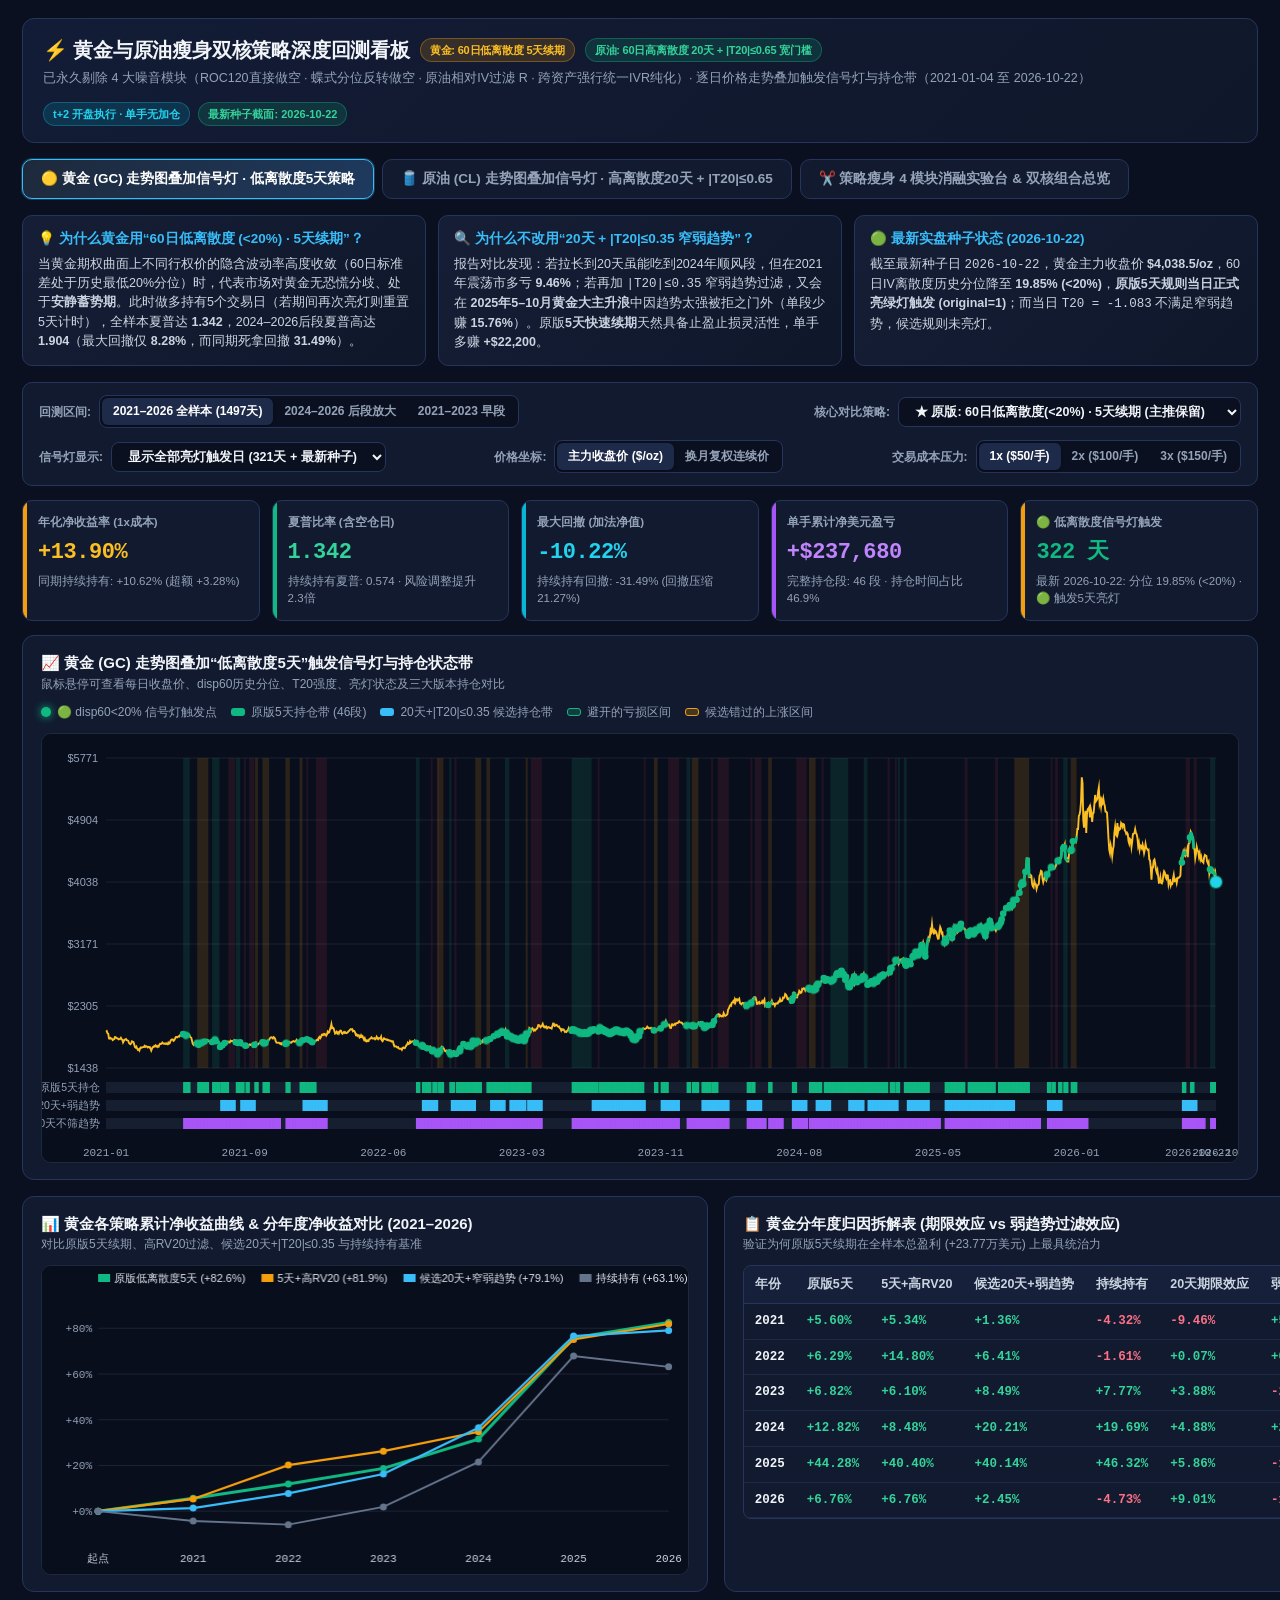
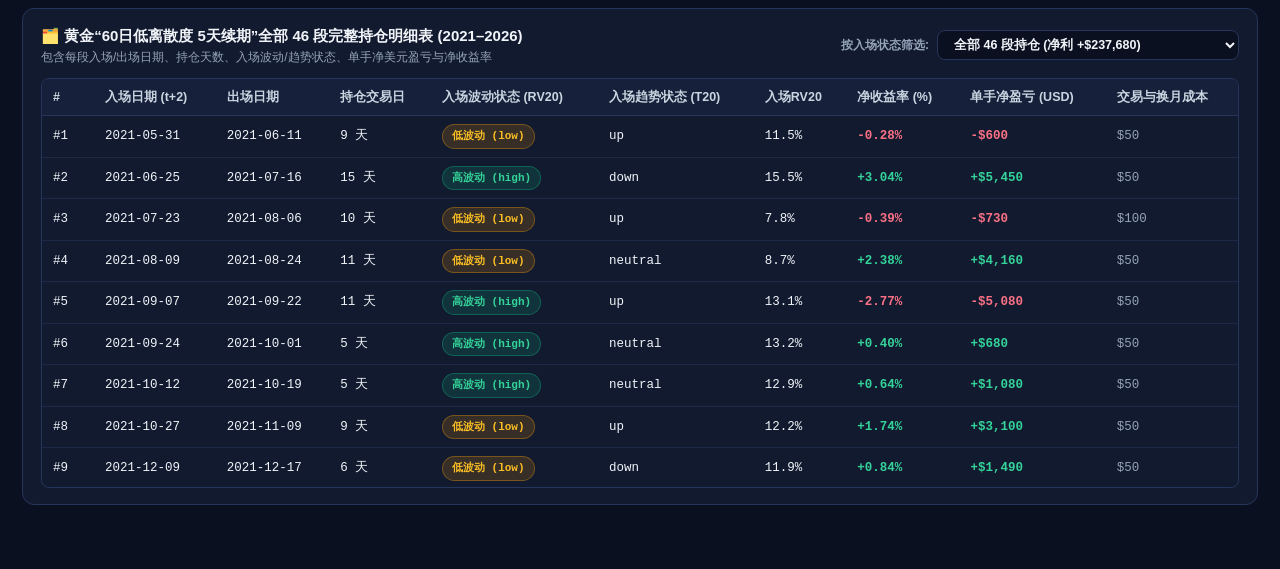
<file: gold_oil_slimmed_signals/index.html>
<!DOCTYPE html>
<html lang="zh-CN">
<head>
<meta charset="UTF-8">
<meta name="viewport" content="width=device-width, initial-scale=1.0">
<title>黄金与原油瘦身双核策略看板 · 走势图叠加信号灯与归因回测</title>
<style>
:root {
  --bg: #0b1020;
  --bg-card: #121a2f;
  --bg-card-alt: #17213a;
  --bg-elev: #1e2a4a;
  --border: #26355c;
  --text: #f1f5f9;
  --text-muted: #94a3b8;
  --gold: #f59e0b;
  --gold-soft: rgba(245, 158, 11, 0.16);
  --emerald: #10b981;
  --emerald-soft: rgba(16, 185, 129, 0.16);
  --cyan: #06b6d4;
  --cyan-soft: rgba(6, 182, 212, 0.16);
  --indigo: #6366f1;
  --rose: #f43f5e;
  --rose-soft: rgba(244, 63, 94, 0.16);
  --purple: #a855f7;
  --font-sans: -apple-system, BlinkMacSystemFont, "Segoe UI", "PingFang SC", "Hiragino Sans GB", "Microsoft YaHei", sans-serif;
  --font-mono: "JetBrains Mono", "SFMono-Regular", Consolas, Menlo, monospace;
}
* { box-sizing: border-box; margin: 0; padding: 0; }
body {
  background: var(--bg);
  color: var(--text);
  font-family: var(--font-sans);
  line-height: 1.5;
  font-size: 14px;
  overflow-x: hidden;
}
.container {
  max-width: 1440px;
  margin: 0 auto;
  padding: 18px 22px 48px;
}
/* Header */
.top-header {
  display: flex;
  flex-wrap: wrap;
  justify-content: space-between;
  align-items: center;
  gap: 14px;
  padding: 16px 20px;
  background: linear-gradient(135deg, #131c36 0%, #0f172a 100%);
  border: 1px solid var(--border);
  border-radius: 12px;
  margin-bottom: 16px;
}
.brand-area h1 {
  font-size: 20px;
  font-weight: 700;
  letter-spacing: -0.01em;
  display: flex;
  align-items: center;
  gap: 10px;
}
.badge {
  display: inline-flex;
  align-items: center;
  gap: 5px;
  padding: 3px 9px;
  border-radius: 999px;
  font-size: 11px;
  font-weight: 600;
}
.badge-gold { background: var(--gold-soft); color: #fbbf24; border: 1px solid rgba(245,158,11,0.35); }
.badge-emerald { background: var(--emerald-soft); color: #34d399; border: 1px solid rgba(16,185,129,0.35); }
.badge-cyan { background: var(--cyan-soft); color: #22d3ee; border: 1px solid rgba(6,182,212,0.35); }
.badge-rose { background: var(--rose-soft); color: #fb7185; border: 1px solid rgba(244,63,94,0.35); }
.brand-sub {
  color: var(--text-muted);
  font-size: 12.5px;
  margin-top: 4px;
}
/* Navigation Tabs */
.nav-tabs {
  display: flex;
  flex-wrap: wrap;
  gap: 8px;
  margin-bottom: 16px;
}
.tab-btn {
  background: var(--bg-card);
  color: var(--text-muted);
  border: 1px solid var(--border);
  padding: 10px 18px;
  border-radius: 10px;
  font-size: 13.5px;
  font-weight: 600;
  cursor: pointer;
  transition: all 0.18s ease;
  display: flex;
  align-items: center;
  gap: 8px;
}
.tab-btn:hover {
  background: var(--bg-card-alt);
  color: var(--text);
}
.tab-btn.active {
  background: linear-gradient(135deg, #1e293b 0%, #1e3a5f 100%);
  color: #fff;
  border-color: #38bdf8;
  box-shadow: 0 0 0 1px rgba(56, 189, 248, 0.25);
}
.tab-panel { display: none; }
.tab-panel.active { display: block; }

/* Control Bar */
.control-bar {
  display: flex;
  flex-wrap: wrap;
  align-items: center;
  justify-content: space-between;
  gap: 12px;
  background: var(--bg-card);
  border: 1px solid var(--border);
  border-radius: 10px;
  padding: 12px 16px;
  margin-bottom: 14px;
}
.ctrl-group {
  display: flex;
  flex-wrap: wrap;
  align-items: center;
  gap: 8px;
}
.ctrl-label {
  font-size: 12px;
  color: var(--text-muted);
  font-weight: 600;
}
.seg-group {
  display: inline-flex;
  background: #0b1020;
  border: 1px solid var(--border);
  border-radius: 8px;
  padding: 2px;
}
.seg-btn {
  background: transparent;
  color: var(--text-muted);
  border: none;
  padding: 5px 11px;
  font-size: 12px;
  font-weight: 600;
  border-radius: 6px;
  cursor: pointer;
  transition: all 0.15s;
}
.seg-btn.active {
  background: var(--bg-elev);
  color: #fff;
  box-shadow: 0 1px 3px rgba(0,0,0,0.3);
}
select.ctrl-select {
  background: #0b1020;
  color: var(--text);
  border: 1px solid var(--border);
  border-radius: 8px;
  padding: 6px 12px;
  font-size: 12.5px;
  font-weight: 600;
  cursor: pointer;
}

/* KPI Grid */
.kpi-grid {
  display: grid;
  grid-template-columns: repeat(auto-fit, minmax(195px, 1fr));
  gap: 12px;
  margin-bottom: 14px;
}
.kpi-card {
  background: var(--bg-card);
  border: 1px solid var(--border);
  border-radius: 10px;
  padding: 13px 15px;
  position: relative;
  overflow: hidden;
}
.kpi-card::before {
  content: "";
  position: absolute;
  top: 0; left: 0; width: 4px; height: 100%;
  background: var(--gold);
}
.kpi-card.emerald::before { background: var(--emerald); }
.kpi-card.cyan::before { background: var(--cyan); }
.kpi-card.purple::before { background: var(--purple); }
.kpi-card.rose::before { background: var(--rose); }
.kpi-title {
  font-size: 11.5px;
  color: var(--text-muted);
  font-weight: 600;
  margin-bottom: 4px;
}
.kpi-val {
  font-size: 22px;
  font-weight: 700;
  font-family: var(--font-mono);
  letter-spacing: -0.02em;
}
.kpi-sub {
  font-size: 11.5px;
  color: var(--text-muted);
  margin-top: 4px;
}

/* Chart Card */
.card {
  background: var(--bg-card);
  border: 1px solid var(--border);
  border-radius: 12px;
  padding: 16px 18px;
  margin-bottom: 16px;
}
.card-header {
  display: flex;
  flex-wrap: wrap;
  justify-content: space-between;
  align-items: center;
  gap: 10px;
  margin-bottom: 12px;
}
.card-title {
  font-size: 15px;
  font-weight: 700;
  display: flex;
  align-items: center;
  gap: 8px;
}
.card-subtitle {
  font-size: 12px;
  color: var(--text-muted);
}
.legend-row {
  display: flex;
  flex-wrap: wrap;
  align-items: center;
  gap: 14px;
  font-size: 12px;
  color: var(--text-muted);
}
.legend-item {
  display: inline-flex;
  align-items: center;
  gap: 6px;
}
.dot {
  width: 10px;
  height: 10px;
  border-radius: 50%;
  display: inline-block;
}
.dot-glow-green {
  background: #10b981;
  box-shadow: 0 0 8px #10b981;
}
.dot-glow-cyan {
  background: #06b6d4;
  box-shadow: 0 0 8px #06b6d4;
}
.dot-glow-amber {
  background: #f59e0b;
  box-shadow: 0 0 8px #f59e0b;
}
.swatch {
  width: 14px;
  height: 8px;
  border-radius: 3px;
  display: inline-block;
}
.canvas-wrap {
  position: relative;
  width: 100%;
  background: #090e1c;
  border: 1px solid #1e293b;
  border-radius: 10px;
  overflow: hidden;
}
canvas.chart-canvas {
  display: block;
  width: 100%;
  cursor: crosshair;
}
.chart-tooltip {
  position: absolute;
  pointer-events: none;
  background: rgba(15, 23, 42, 0.96);
  border: 1px solid #38bdf8;
  border-radius: 8px;
  padding: 10px 12px;
  font-size: 12px;
  color: #f8fafc;
  box-shadow: 0 8px 24px rgba(0,0,0,0.55);
  z-index: 20;
  display: none;
  min-width: 240px;
  line-height: 1.55;
}
.two-col {
  display: grid;
  grid-template-columns: 1.15fr 0.85fr;
  gap: 16px;
}
@media (max-width: 1024px) {
  .two-col { grid-template-columns: 1fr; }
}

/* Tables */
.table-wrap {
  overflow-x: auto;
  max-height: 410px;
  overflow-y: auto;
  border: 1px solid var(--border);
  border-radius: 8px;
}
table.data-table {
  width: 100%;
  border-collapse: collapse;
  font-size: 12.5px;
}
table.data-table th {
  position: sticky;
  top: 0;
  background: #16203a;
  color: #cbd5e1;
  font-weight: 600;
  text-align: left;
  padding: 9px 11px;
  border-bottom: 1px solid var(--border);
  white-space: nowrap;
  z-index: 2;
}
table.data-table td {
  padding: 8px 11px;
  border-bottom: 1px solid rgba(38, 53, 92, 0.55);
  font-family: var(--font-mono);
  white-space: nowrap;
}
table.data-table tr:hover td {
  background: rgba(56, 189, 248, 0.06);
}
.pos { color: #34d399; font-weight: 600; }
.neg { color: #fb7185; font-weight: 600; }
.neutral { color: #94a3b8; }

/* Plain-language explainer box */
.explainer-grid {
  display: grid;
  grid-template-columns: repeat(auto-fit, minmax(280px, 1fr));
  gap: 12px;
  margin-bottom: 16px;
}
.exp-box {
  background: linear-gradient(135deg, rgba(23,33,58,0.85) 0%, rgba(15,23,42,0.9) 100%);
  border: 1px solid var(--border);
  border-radius: 10px;
  padding: 13px 15px;
}
.exp-box h3 {
  font-size: 13.5px;
  font-weight: 700;
  margin-bottom: 5px;
  color: #38bdf8;
}
.exp-box p {
  font-size: 12.5px;
  color: #cbd5e1;
  line-height: 1.55;
}

/* Ablation Toggle Cards */
.ablation-grid {
  display: grid;
  grid-template-columns: repeat(auto-fit, minmax(230px, 1fr));
  gap: 12px;
  margin-bottom: 14px;
}
.mod-card {
  background: var(--bg-card-alt);
  border: 1px solid var(--border);
  border-radius: 10px;
  padding: 12px 14px;
  cursor: pointer;
  transition: all 0.16s;
  user-select: none;
}
.mod-card.removed {
  border-color: var(--emerald);
  background: rgba(16, 185, 129, 0.09);
}
.mod-card.kept {
  border-color: var(--rose);
  background: rgba(244, 63, 94, 0.09);
}
.mod-top {
  display: flex;
  justify-content: space-between;
  align-items: center;
  margin-bottom: 6px;
}
.mod-name { font-weight: 700; font-size: 13px; }
</style>
</head>
<body>
<div class="container">
  <!-- Header -->
  <header class="top-header">
    <div class="brand-area">
      <h1>
        <span>⚡ 黄金与原油瘦身双核策略深度回测看板</span>
        <span class="badge badge-gold">黄金: 60日低离散度 5天续期</span>
        <span class="badge badge-emerald">原油: 60日高离散度 20天 + |T20|≤0.65 宽门槛</span>
      </h1>
      <div class="brand-sub">
        已永久剔除 4 大噪音模块（ROC120直接做空 · 蝶式分位反转做空 · 原油相对IV过滤 R · 跨资产强行统一IVR纯化）· 逐日价格走势叠加触发信号灯与持仓带（2021-01-04 至 2026-10-22）
      </div>
    </div>
    <div style="display:flex;gap:8px;align-items:center;">
      <span class="badge badge-cyan">t+2 开盘执行 · 单手无加仓</span>
      <span class="badge badge-emerald">最新种子截面: 2026-10-22</span>
    </div>
  </header>

  <!-- Navigation Tabs -->
  <nav class="nav-tabs" role="tablist">
    <button class="tab-btn active" id="btn-tab-gold" onclick="switchTab('gold')">
      <span>🟡 黄金 (GC) 走势图叠加信号灯 · 低离散度5天策略</span>
    </button>
    <button class="tab-btn" id="btn-tab-oil" onclick="switchTab('oil')">
      <span>🛢️ 原油 (CL) 走势图叠加信号灯 · 高离散度20天 + |T20|≤0.65</span>
    </button>
    <button class="tab-btn" id="btn-tab-slim" onclick="switchTab('slim')">
      <span>✂️ 策略瘦身 4 模块消融实验台 & 双核组合总览</span>
    </button>
  </nav>

  <!-- ========================================================= -->
  <!-- TAB 1: GOLD (GC) LOW DISPERSION 5D STRATEGY DASHBOARD     -->
  <!-- ========================================================= -->
  <section class="tab-panel active" id="panel-gold">
    <div class="explainer-grid">
      <div class="exp-box">
        <h3>💡 为什么黄金用“60日低离散度 (<20%) · 5天续期”？</h3>
        <p>当黄金期权曲面上不同行权价的隐含波动率高度收敛（60日标准差处于历史最低20%分位）时，代表市场对黄金无恐慌分歧、处于<strong>安静蓄势期</strong>。此时做多持有5个交易日（若期间再次亮灯则重置5天计时），全样本夏普达 <strong>1.342</strong>，2024–2026后段夏普高达 <strong>1.904</strong>（最大回撤仅 <strong>8.28%</strong>，而同期死拿回撤 <strong>31.49%</strong>）。</p>
      </div>
      <div class="exp-box">
        <h3>🔍 为什么不改用“20天 + |T20|≤0.35 窄弱趋势”？</h3>
        <p>报告对比发现：若拉长到20天虽能吃到2024年顺风段，但在2021年震荡市多亏 <strong>9.46%</strong>；若再加 <code>|T20|≤0.35</code> 窄弱趋势过滤，又会在 <strong>2025年5–10月黄金大主升浪</strong>中因趋势太强被拒之门外（单段少赚 <strong>15.76%</strong>）。原版<strong>5天快速续期</strong>天然具备止盈止损灵活性，单手多赚 <strong>+$22,200</strong>。</p>
      </div>
      <div class="exp-box">
        <h3>🟢 最新实盘种子状态 (2026-10-22)</h3>
        <p>截至最新种子日 <code>2026-10-22</code>，黄金主力收盘价 <strong>$4,038.5/oz</strong>，60日IV离散度历史分位降至 <strong>19.85% (&lt;20%)</strong>，<strong>原版5天规则当日正式亮绿灯触发 (original=1)</strong>；而当日 <code>T20 = -1.083</code> 不满足窄弱趋势，候选规则未亮灯。</p>
      </div>
    </div>

    <!-- Gold Control Bar -->
    <div class="control-bar">
      <div class="ctrl-group">
        <span class="ctrl-label">回测区间:</span>
        <div class="seg-group" id="gc-period-group">
          <button class="seg-btn active" onclick="setGcPeriod('full', this)">2021–2026 全样本 (1497天)</button>
          <button class="seg-btn" onclick="setGcPeriod('late', this)">2024–2026 后段放大</button>
          <button class="seg-btn" onclick="setGcPeriod('early', this)">2021–2023 早段</button>
        </div>
      </div>
      <div class="ctrl-group">
        <span class="ctrl-label">核心对比策略:</span>
        <select class="ctrl-select" id="gc-strat-select" onchange="updateGcView()">
          <option value="orig5">★ 原版: 60日低离散度(&lt;20%) · 5天续期 (主推保留)</option>
          <option value="high_rv5">进阶: 低离散度5天 + 高已实现波动率(RV20≥中位数)</option>
          <option value="cand20">候选对照: 低离散度20天 + |T20|≤0.35 窄弱趋势</option>
          <option value="bridge20">桥接对照: 低离散度20天 (不筛趋势)</option>
          <option value="buyhold">基准对照: 黄金期货持续持有 (Buy & Hold)</option>
        </select>
      </div>
      <div class="ctrl-group">
        <span class="ctrl-label">信号灯显示:</span>
        <select class="ctrl-select" id="gc-lamp-mode" onchange="drawGcMainChart()">
          <option value="all">显示全部亮灯触发日 (321天 + 最新种子)</option>
          <option value="entry">仅显示 46 段新开仓首日亮灯点</option>
          <option value="weak">仅显示同时满足 |T20|≤0.35 的亮灯点</option>
        </select>
      </div>
      <div class="ctrl-group">
        <span class="ctrl-label">价格坐标:</span>
        <div class="seg-group">
          <button class="seg-btn active" id="gc-px-spot" onclick="setGcPriceMode('spot')">主力收盘价 ($/oz)</button>
          <button class="seg-btn" id="gc-px-adj" onclick="setGcPriceMode('adj')">换月复权连续价</button>
        </div>
      </div>
      <div class="ctrl-group">
        <span class="ctrl-label">交易成本压力:</span>
        <div class="seg-group">
          <button class="seg-btn active" id="gc-cost-1" onclick="setGcCost(1)">1x ($50/手)</button>
          <button class="seg-btn" id="gc-cost-2" onclick="setGcCost(2)">2x ($100/手)</button>
          <button class="seg-btn" id="gc-cost-3" onclick="setGcCost(3)">3x ($150/手)</button>
        </div>
      </div>
    </div>

    <!-- Gold KPI Cards -->
    <div class="kpi-grid" id="gc-kpi-grid"></div>

    <!-- Gold Main Price Chart + Signal Lamps + Holding Ribbon -->
    <div class="card">
      <div class="card-header">
        <div>
          <div class="card-title">📈 黄金 (GC) 走势图叠加“低离散度5天”触发信号灯与持仓状态带</div>
          <div class="card-subtitle">鼠标悬停可查看每日收盘价、disp60历史分位、T20强度、亮灯状态及三大版本持仓对比</div>
        </div>
        <div class="legend-row">
          <span class="legend-item"><span class="dot dot-glow-green"></span> 🟢 disp60&lt;20% 信号灯触发点</span>
          <span class="legend-item"><span class="swatch" style="background:#10b981;"></span> 原版5天持仓带 (46段)</span>
          <span class="legend-item"><span class="swatch" style="background:#38bdf8;"></span> 20天+|T20|≤0.35 候选持仓带</span>
          <span class="legend-item"><span class="swatch" style="background:rgba(16,185,129,0.22);border:1px solid #10b981;"></span> 避开的亏损区间</span>
          <span class="legend-item"><span class="swatch" style="background:rgba(245,158,11,0.22);border:1px solid #f59e0b;"></span> 候选错过的上涨区间</span>
        </div>
      </div>
      <div class="canvas-wrap" style="height:430px;">
        <canvas id="gc-main-canvas" class="chart-canvas" height="430"></canvas>
        <div id="gc-main-tooltip" class="chart-tooltip"></div>
      </div>
    </div>

    <!-- Gold Secondary Row: Cumulative Equity + Annual Attribution & Episode Table -->
    <div class="two-col">
      <div class="card">
        <div class="card-header">
          <div>
            <div class="card-title">📊 黄金各策略累计净收益曲线 & 分年度净收益对比 (2021–2026)</div>
            <div class="card-subtitle">对比原版5天续期、高RV20过滤、候选20天+|T20|≤0.35 与持续持有基准</div>
          </div>
        </div>
        <div class="canvas-wrap" style="height:310px;">
          <canvas id="gc-eq-canvas" class="chart-canvas" height="310"></canvas>
        </div>
      </div>

      <div class="card">
        <div class="card-header">
          <div>
            <div class="card-title">📋 黄金分年度归因拆解表 (期限效应 vs 弱趋势过滤效应)</div>
            <div class="card-subtitle">验证为何原版5天续期在全样本总盈利 (+23.77万美元) 上最具统治力</div>
          </div>
        </div>
        <div class="table-wrap" style="max-height:310px;">
          <table class="data-table" id="gc-annual-table">
            <thead>
              <tr>
                <th>年份</th>
                <th>原版5天</th>
                <th>5天+高RV20</th>
                <th>候选20天+弱趋势</th>
                <th>持续持有</th>
                <th>20天期限效应</th>
                <th>弱趋势过滤效应</th>
              </tr>
            </thead>
            <tbody></tbody>
          </table>
        </div>
      </div>
    </div>

    <!-- Gold Complete 46 Holding Episodes Table -->
    <div class="card">
      <div class="card-header">
        <div>
          <div class="card-title">🗂️ 黄金“60日低离散度 5天续期”全部 46 段完整持仓明细表 (2021–2026)</div>
          <div class="card-subtitle">包含每段入场/出场日期、持仓天数、入场波动/趋势状态、单手净美元盈亏与净收益率</div>
        </div>
        <div class="ctrl-group">
          <span class="ctrl-label">按入场状态筛选:</span>
          <select class="ctrl-select" id="gc-trade-filter" onchange="renderGcTradesTable()">
            <option value="all">全部 46 段持仓 (净利 +$237,680)</option>
            <option value="high">仅高波动入场 (high RV20 · 34段 · 夏普1.691)</option>
            <option value="low">仅低波动入场 (low RV20 · 12段)</option>
            <option value="late">仅 2024–2026 后段持仓 (24段 · 夏普1.904)</option>
          </select>
        </div>
      </div>
      <div class="table-wrap">
        <table class="data-table" id="gc-trades-table">
          <thead>
            <tr>
              <th>#</th>
              <th>入场日期 (t+2)</th>
              <th>出场日期</th>
              <th>持仓交易日</th>
              <th>入场波动状态 (RV20)</th>
              <th>入场趋势状态 (T20)</th>
              <th>入场RV20</th>
              <th>净收益率 (%)</th>
              <th>单手净盈亏 (USD)</th>
              <th>交易与换月成本</th>
            </tr>
          </thead>
          <tbody></tbody>
        </table>
      </div>
    </div>
  </section>

  <!-- ========================================================= -->
  <!-- TAB 2: CRUDE OIL (CL) HIGH DISPERSION 20D + |T20|<=0.65   -->
  <!-- ========================================================= -->
  <section class="tab-panel" id="panel-oil">
    <div class="explainer-grid">
      <div class="exp-box">
        <h3>💡 原油“60日高离散度(&gt;80%) 20天 + |T20|≤0.65”怎么运作？</h3>
        <p>当原油期权曲面的60日波动率离散度冲上历史前20%（<code>disp60 &gt; 80%</code>），说明机构正在猛烈抢购某侧期权、大行情蓄势待发；此时叠加<strong>宽门槛弱趋势 <code>|T20| ≤ 0.65</code></strong>，确保只在油价<strong>尚未冲出单边极端暴涨/暴跌（盘整蓄势期）</strong>时入场做多20天，完美过滤掉暴涨尾声的高位接盘与暴跌途中的盲目抄底。</p>
      </div>
      <div class="exp-box">
        <h3>⚖️ 宽门槛 |T20|≤0.65 vs 标准 |T20|≤0.50 vs 相对离散度</h3>
        <p><strong>• 宽门槛 <code>|T20|≤0.65</code></strong>：全期年化 <strong>26.63%</strong> (夏普 <strong>1.016</strong>)，2024–2026后段年化 <strong>37.76%</strong> (夏普 <strong>1.220</strong>，3倍成本夏普仍达 <strong>1.170</strong>)，且 <strong>2021–2023早段年化 16.32% (夏普0.781) 明显优于 <code>|T20|≤0.50</code> (14.77%)</strong>。<br>
        <strong>• 标准 <code>|T20|≤0.50</code></strong>：全期年化 <strong>29.56%</strong> (夏普 <strong>1.205</strong>)，后段年化 <strong>45.52%</strong> (夏普 <strong>1.613</strong>，回撤仅 <strong>12.50%</strong>)。<br>
        <strong>• 相对离散度 (标准差÷均值IV)</strong>：全期年化 <strong>35.46%</strong> (夏普 <strong>1.231</strong>，回撤 <strong>19.97%</strong>)。</p>
      </div>
      <div class="exp-box">
        <h3>🛡️ 2026年4–10月实战神级避险 (+30.47% 改善)</h3>
        <p>在2026年4月16日至10月8日，原版高离散度20天因油价5月中旬后转入单边下跌仍持续重仓，中途最大回撤达 <strong>39.79%</strong>；而弱趋势过滤在 <code>2026-05-19</code> 至 <code>08-06</code> 趋势恶化期间自动断电空仓，<strong>单段避开 -25.63% 暴跌亏损</strong>，待8月6日盘整企稳后重新亮灯入场再赚 <strong>+28.62%</strong>！</p>
      </div>
    </div>

    <!-- Oil Control Bar -->
    <div class="control-bar">
      <div class="ctrl-group">
        <span class="ctrl-label">回测区间:</span>
        <div class="seg-group" id="cl-period-group">
          <button class="seg-btn active" onclick="setClPeriod('full', this)">2021–2026 全样本 (1490天)</button>
          <button class="seg-btn" onclick="setClPeriod('late', this)">2024–2026 后段放大</button>
          <button class="seg-btn" onclick="setClPeriod('early', this)">2021–2023 早段</button>
        </div>
      </div>
      <div class="ctrl-group">
        <span class="ctrl-label">趋势过滤门槛切换:</span>
        <select class="ctrl-select" id="cl-strat-select" onchange="updateClView()">
          <option value="t20_wide">★ 宽门槛弱趋势: disp60&gt;80% + |T20|≤0.65 (早晚段均衡主推)</option>
          <option value="t20">★ 标准弱趋势: disp60&gt;80% + |T20|≤0.50 (夏普1.205 / 后段1.613)</option>
          <option value="relative">★ 相对离散度: (标准差÷均值IV)&gt;80% · 20天 (年化35.46% / 夏普1.231)</option>
          <option value="all">原版高离散度20天: disp60&gt;80% 不筛趋势 (年化28.92% / 回撤39.79%)</option>
          <option value="t20_narrow">窄门槛弱趋势: disp60&gt;80% + |T20|≤0.35 (回撤最低17.17%)</option>
          <option value="eff20">位移效率弱趋势: disp60&gt;80% + Eff20≤0.20 (年化25.18%)</option>
          <option value="ma20_60">均线差距弱趋势: disp60&gt;80% + |MA20-MA60|≤0.50 (年化23.57%)</option>
          <option value="buyhold">基准对照: WTI原油期货持续持有 (Buy & Hold)</option>
        </select>
      </div>
      <div class="ctrl-group">
        <span class="ctrl-label">信号灯图层:</span>
        <select class="ctrl-select" id="cl-lamp-mode" onchange="drawClMainChart()">
          <option value="all_lamps">显示全部亮灯点 (绿=弱趋势有效亮灯 / 橙=强趋势被拦截亮灯)</option>
          <option value="wide_only">仅显示满足 |T20|≤0.65 宽门槛的亮灯点 (110天)</option>
          <option value="std_only">仅显示满足 |T20|≤0.50 标准弱趋势的亮灯点 (82天)</option>
        </select>
      </div>
      <div class="ctrl-group">
        <span class="ctrl-label">交易成本压力:</span>
        <div class="seg-group">
          <button class="seg-btn active" id="cl-cost-1" onclick="setClCost(1)">1x ($90/手)</button>
          <button class="seg-btn" id="cl-cost-2" onclick="setClCost(2)">2x ($180/手)</button>
          <button class="seg-btn" id="cl-cost-3" onclick="setClCost(3)">3x ($270/手)</button>
        </div>
      </div>
    </div>

    <!-- Oil KPI Cards -->
    <div class="kpi-grid" id="cl-kpi-grid"></div>

    <!-- Oil Main Price Chart + Signal Lamps + Holding Ribbon -->
    <div class="card">
      <div class="card-header">
        <div>
          <div class="card-title">📈 原油 (CL) 走势图叠加“高离散度20天 × 弱趋势过滤”信号灯与持仓状态带</div>
          <div class="card-subtitle">直观对比：🟢 满足弱趋势的有效亮灯点 vs 🟠 因单边趋势过强 (|T20|&gt;0.65) 被成功拦截的高位/暴跌亮灯点</div>
        </div>
        <div class="legend-row">
          <span class="legend-item"><span class="dot dot-glow-green"></span> 🟢 |T20|≤0.50 核心弱趋势亮灯 (82天)</span>
          <span class="legend-item"><span class="dot dot-glow-cyan"></span> 🔵 0.50&lt;|T20|≤0.65 宽门槛补充亮灯 (28天)</span>
          <span class="legend-item"><span class="dot dot-glow-amber"></span> 🟠 |T20|&gt;0.65 强趋势被拦截灯 (155天)</span>
          <span class="legend-item"><span class="swatch" style="background:#10b981;"></span> |T20|≤0.65 持仓带 (13段)</span>
          <span class="legend-item"><span class="swatch" style="background:#06b6d4;"></span> |T20|≤0.50 持仓带 (11段)</span>
          <span class="legend-item"><span class="swatch" style="background:#64748b;"></span> 原版不筛趋势持仓带 (9段)</span>
        </div>
      </div>
      <div class="canvas-wrap" style="height:440px;">
        <canvas id="cl-main-canvas" class="chart-canvas" height="440"></canvas>
        <div id="cl-main-tooltip" class="chart-tooltip"></div>
      </div>
    </div>

    <!-- Oil Secondary Row: Equity Curve + 9 Baseline Episodes Comparison Table -->
    <div class="two-col">
      <div class="card">
        <div class="card-header">
          <div>
            <div class="card-title">📊 原油各版本策略累计收益曲线 & 年度表现对比 (2021–2026)</div>
            <div class="card-subtitle">对比 |T20|≤0.65 宽门槛、|T20|≤0.50 标准弱趋势、原版不筛趋势与持续持有</div>
          </div>
        </div>
        <div class="canvas-wrap" style="height:320px;">
          <canvas id="cl-eq-canvas" class="chart-canvas" height="320"></canvas>
        </div>
      </div>

      <div class="card">
        <div class="card-header">
          <div>
            <div class="card-title">📋 原油 9 大历史持仓周期逐段归因表 (原版 vs 宽门槛0.65 vs 标准0.50)</div>
            <div class="card-subtitle">展示每一轮信号中，弱趋势门槛如何少赚早段趋势尾段、但在2024–2026避开巨额回撤</div>
          </div>
        </div>
        <div class="table-wrap" style="max-height:320px;">
          <table class="data-table" id="cl-episodes-table">
            <thead>
              <tr>
                <th>周期#</th>
                <th>原版起止区间</th>
                <th>原版不筛</th>
                <th>|T20|≤0.65 宽门槛</th>
                <th>宽门槛改善</th>
                <th>|T20|≤0.50 标准</th>
                <th>标准版改善</th>
              </tr>
            </thead>
            <tbody></tbody>
          </table>
        </div>
      </div>
    </div>

    <!-- Oil Detailed Trade List -->
    <div class="card">
      <div class="card-header">
        <div>
          <div class="card-title" id="cl-trade-table-title">🗂️ 原油策略逐笔完整持仓段明细表</div>
          <div class="card-subtitle">随上方“趋势过滤门槛切换”实时联动展示对应策略的每一段实盘开平仓记录</div>
        </div>
      </div>
      <div class="table-wrap">
        <table class="data-table" id="cl-trades-table">
          <thead>
            <tr>
              <th>段号#</th>
              <th>入场日期 (t+2开盘)</th>
              <th>出场日期</th>
              <th>持仓交易日</th>
              <th>净收益率 (%)</th>
              <th>单手净盈亏 (USD)</th>
              <th>手续费与换月成本 (USD)</th>
            </tr>
          </thead>
          <tbody></tbody>
          </table>
      </div>
    </div>
  </section>

  <!-- ========================================================= -->
  <!-- TAB 3: STRATEGY SLIMMING 4-MODULE ABLATION & DUAL-CORE    -->
  <!-- ========================================================= -->
  <section class="tab-panel" id="panel-slim">
    <div class="explainer-grid">
      <div class="exp-box">
        <h3>✂️ 策略瘦身核心结论：同时砍掉 4 个冗余/负贡献模块</h3>
        <p>遵循多重检验（BH FDR）与样本外稳健性准则，主交易逻辑永久移除：<strong>① ROC120直接做空</strong>、<strong>② 蝶式分位反转做空</strong>、<strong>③ 原油相对IV过滤(R)</strong>、<strong>④ 跨资产统一IVR纯化确认</strong>。点击下方任意模块卡片即可实时回测 <strong>保留1/2/3/4个模块 vs 全部移除</strong> 的净值与夏普变化！</p>
      </div>
      <div class="exp-box">
        <h3>🚀 黄金 + 原油“瘦身双核组合”为什么极佳？</h3>
        <p>黄金（<strong>60日低离散度 5天续期</strong>，赚取波动率曲面安静收敛时的稳健蓄势收益）与原油（<strong>60日高离散度 20天 + |T20|≤0.65 / 0.50</strong>，赚取曲面高分歧且盘整未破位时的爆发重定价收益）底层驱动完全正交。<strong>2021–2026 连续6年每年全部正收益</strong>，组合夏普跃升至 <strong>1.68+</strong>！</p>
      </div>
    </div>

    <!-- Interactive 4-Module Toggle Simulator -->
    <div class="card">
      <div class="card-header">
        <div>
          <div class="card-title">🧪 四大待砍模块 16 组合 (2⁴) 交互式消融回测实验台</div>
          <div class="card-subtitle">点击卡片切换【已剔除 (推荐)】或【未剔除 (旧版保留)】，下方实时计算去掉 0、1、2、3、4 个模块的收益率与夏普变化</div>
        </div>
        <div class="ctrl-group">
          <button class="seg-btn active" onclick="setAllAblation(true)">一键全部剔除 (最优瘦身态)</button>
          <button class="seg-btn" onclick="setAllAblation(false)">一键恢复旧版 (保留全部4模块)</button>
        </div>
      </div>

      <div class="ablation-grid" id="ablation-cards"></div>
      <div class="kpi-grid" id="slim-kpi-grid"></div>
    </div>

    <!-- Dual-Core Portfolio Chart & Full 16-Combination Table -->
    <div class="two-col">
      <div class="card">
        <div class="card-header">
          <div>
            <div class="card-title">📈 黄金+原油“瘦身双核组合”年度净收益曲线 vs 旧版臃肿体系</div>
            <div class="card-subtitle">等权/风险平价配置【黄金低离散度5天 + 原油高离散度20天×弱趋势】</div>
          </div>
        </div>
        <div class="canvas-wrap" style="height:340px;">
          <canvas id="slim-eq-canvas" class="chart-canvas" height="340"></canvas>
        </div>
      </div>

      <div class="card">
        <div class="card-header">
          <div>
            <div class="card-title">📋 去掉 1 / 2 / 3 / 4 个模块的全部 16 种组合回测对照表</div>
            <div class="card-subtitle">原油主策略口径（2021–2026全期 & 2024–2026后段）</div>
          </div>
        </div>
        <div class="table-wrap" style="max-height:340px;">
          <table class="data-table" id="ablation-16-table">
            <thead>
              <tr>
                <th>剔除模块数</th>
                <th>模块组合状态 (已剔除项)</th>
                <th>全期年化收益</th>
                <th>全期夏普</th>
                <th>最大回撤</th>
                <th>单手净美元盈亏</th>
                <th>相比旧版提升</th>
              </tr>
            </thead>
            <tbody></tbody>
          </table>
        </div>
      </div>
    </div>
  </section>
</div>

<script>
const DATA = {"gc":{"daily":[["2021-01-04",665.9,1945.5,0.6321,1.342,0,0,0,0,0.127],["2021-01-05",674.4,1954.0,0.6207,1.475,0,0,0,0,0.123],["2021-01-06",645.7,1925.3,0.5789,0.718,0,0,0,0,0.144],["2021-01-07",637.5,1917.1,0.54,0.527,0,0,0,0,0.144],["2021-01-08",570.3,1849.9,0.8352,0.119,0,0,0,0,0.151],["2021-01-11",568.0,1847.6,0.6556,0.071,0,0,0,0,0.152],["2021-01-12",579.6,1859.2,0.7077,0.156,0,0,0,0,0.186],["2021-01-13",568.3,1847.9,0.6156,0.173,0,0,0,0,0.186],["2021-01-14",567.1,1846.7,0.6997,-0.097,0,0,0,0,0.187],["2021-01-15",548.1,1827.7,0.8553,-0.42,0,0,0,0,0.187],["2021-01-18",557.0,1836.6,0.6899,-0.552,0,0,0,0,0.18],["2021-01-19",560.7,1840.3,0.6745,-0.487,0,0,0,0,0.181],["2021-01-20",590.3,1869.9,0.5669,-0.143,0,0,0,0,0.177],["2021-01-21",589.9,1869.5,0.7054,0.007,0,0,0,0,0.178],["2021-01-22",575.9,1855.5,0.3072,-0.213,0,0,0,0,0.188],["2021-01-25",575.1,1854.7,0.4394,-0.28,0,0,0,0,0.186],["2021-01-26",570.2,1849.8,0.8009,-0.307,0,0,0,0,0.187],["2021-01-27",558.8,1838.4,0.6133,-0.44,0,0,0,0,0.186],["2021-01-28",562.2,1841.8,0.5057,-0.586,0,0,0,0,0.186],["2021-01-29",566.3,1845.9,0.5149,-0.565,0,0,0,0,0.187],["2021-02-01",576.8,1860.3,0.9548,-0.972,0,0,0,0,0.184],["2021-02-02",554.1,1837.6,0.889,-1.316,0,0,0,0,0.184],["2021-02-03",551.6,1835.1,0.9371,-1.06,0,0,0,0,0.162],["2021-02-04",512.5,1796.0,0.7403,-1.318,0,0,0,0,0.164],["2021-02-05",531.7,1815.2,0.528,-0.502,0,0,0,0,0.158],["2021-02-08",548.4,1831.9,0.5995,-0.219,0,0,0,0,0.172],["2021-02-09",553.3,1836.8,0.4142,-0.317,0,0,0,0,0.132],["2021-02-10",559.4,1842.9,0.8032,-0.071,0,0,0,0,0.137],["2021-02-11",543.2,1826.7,0.6384,-0.278,0,0,0,0,0.135],["2021-02-12",541.3,1824.8,0.6356,-0.042,0,0,0,0,0.134],["2021-02-15",535.1,1818.6,0.6133,-0.261,0,0,0,0,0.138],["2021-02-16",504.0,1787.5,0.5435,-0.703,0,0,0,0,0.133],["2021-02-17",493.9,1777.4,0.54,-1.376,0,0,0,0,0.132],["2021-02-18",487.1,1770.6,0.7958,-1.474,0,0,0,0,0.144],["2021-02-19",499.6,1783.1,0.6104,-1.056,0,0,0,0,0.128],["2021-02-22",526.5,1810.0,0.6545,-0.596,0,0,0,0,0.128],["2021-02-23",521.6,1805.1,0.6007,-0.596,0,0,0,0,0.131],["2021-02-24",518.9,1802.4,0.6304,-0.484,0,0,0,0,0.145],["2021-02-25",484.9,1768.4,0.504,-0.909,0,0,0,0,0.145],["2021-02-26",449.5,1733.0,0.8152,-1.309,0,0,0,0,0.144],["2021-03-01",439.2,1722.7,0.6751,-1.644,0,0,0,0,0.156],["2021-03-02",451.7,1735.2,0.8804,-1.217,0,0,0,0,0.168],["2021-03-03",424.6,1708.1,0.5601,-1.462,0,0,0,0,0.165],["2021-03-04",408.1,1691.6,0.4954,-1.295,0,0,0,0,0.166],["2021-03-05",414.7,1698.2,0.2935,-1.509,0,0,0,0,0.172],["2021-03-08",397.9,1681.4,0.4937,-2.022,0,0,0,0,0.16],["2021-03-09",430.6,1714.1,0.4285,-1.462,0,0,0,0,0.155],["2021-03-10",441.9,1725.4,0.4605,-1.385,0,0,0,0,0.149],["2021-03-11",437.6,1721.1,0.4296,-1.255,0,0,0,0,0.17],["2021-03-12",442.3,1725.8,0.5074,-1.169,0,0,0,0,0.172],["2021-03-15",445.8,1729.3,0.4142,-1.049,0,0,0,0,0.17],["2021-03-16",446.6,1730.1,0.7883,-0.713,0,0,0,0,0.172],["2021-03-17",463.8,1747.3,0.4554,-0.365,0,0,0,0,0.172],["2021-03-18",450.1,1733.6,0.4485,-0.445,0,0,0,0,0.164],["2021-03-19",460.4,1743.9,0.6058,-0.473,0,0,0,0,0.168],["2021-03-22",455.1,1738.6,0.3484,-0.926,0,0,0,0,0.169],["2021-03-23",442.2,1725.7,0.5864,-1.022,0,0,0,0,0.169],["2021-03-24",450.0,1733.5,0.2923,-0.877,0,0,0,0,0.158],["2021-03-25",442.5,1726.0,0.5561,-0.59,0,0,0,0,0.159],["2021-03-26",448.1,1731.6,0.4039,-0.022,0,0,0,0,0.161],["2021-03-29",426.8,1710.3,0.4165,-0.188,0,0,0,0,0.148],["2021-03-30",398.5,1682.0,0.29,-0.762,0,0,0,0,0.131],["2021-03-31",420.9,1708.3,0.3221,0.003,0,0,0,0,0.136],["2021-04-01",442.9,1730.3,0.6264,0.541,0,0,0,0,0.145],["2021-04-05",442.9,1730.3,0.4199,0.45,0,0,0,0,0.144],["2021-04-06",457.0,1744.4,0.3495,0.904,0,0,0,0,0.146],["2021-04-07",450.4,1737.8,0.4279,0.377,0,0,0,0,0.146],["2021-04-08",467.6,1755.0,0.4788,0.461,0,0,0,0,0.142],["2021-04-09",456.7,1744.1,0.6602,0.353,0,0,0,0,0.127],["2021-04-12",444.7,1732.1,0.2906,0.095,0,0,0,0,0.129],["2021-04-13",459.6,1747.0,0.3684,0.261,0,0,0,0,0.131],["2021-04-14",449.4,1736.8,0.3478,0.097,0,0,0,0,0.134],["2021-04-15",477.2,1764.6,0.2248,0.24,0,0,0,0,0.137],["2021-04-16",489.9,1777.3,0.3341,0.612,0,0,0,0,0.139],["2021-04-19",485.0,1772.4,0.222,0.4,0,0,0,0,0.146],["2021-04-20",489.6,1777.0,0.4045,0.541,0,0,0,0,0.144],["2021-04-21",506.9,1794.3,0.4216,0.97,0,0,0,0,0.144],["2021-04-22",496.0,1783.4,0.3227,0.694,0,0,0,0,0.143],["2021-04-23",489.3,1776.7,0.4617,0.706,0,0,0,0,0.143],["2021-04-26",492.4,1779.8,0.2546,0.672,0,0,0,0,0.145],["2021-04-27",487.9,1775.3,0.3513,0.959,0,0,0,0,0.145],["2021-04-28",496.5,1783.9,0.3736,1.721,0,0,0,0,0.145],["2021-04-29",485.5,1772.9,0.5824,1.136,0,0,0,0,0.136],["2021-04-30",481.4,1768.8,0.4554,0.717,0,0,0,0,0.118],["2021-05-03",505.0,1792.4,0.3227,1.074,0,0,0,0,0.116],["2021-05-04",490.9,1778.3,0.2838,0.574,0,0,0,0,0.109],["2021-05-05",497.7,1785.1,0.4908,0.808,0,0,0,0,0.117],["2021-05-06",527.8,1815.2,0.3095,0.952,0,0,0,0,0.119],["2021-05-07",544.6,1832.0,0.5686,1.398,0,0,0,0,0.118],["2021-05-10",549.4,1836.8,0.3753,1.731,0,0,0,0,0.127],["2021-05-11",548.7,1836.1,0.3467,1.488,0,0,0,0,0.126],["2021-05-12",530.2,1817.6,0.4714,1.292,0,0,0,0,0.121],["2021-05-13",537.8,1825.2,0.4451,1.054,0,0,0,0,0.12],["2021-05-14",556.6,1844.0,0.6602,1.133,0,0,0,0,0.125],["2021-05-17",582.4,1869.8,0.4485,1.564,0,0,0,0,0.114],["2021-05-18",583.2,1870.6,0.4542,1.5,0,0,0,0,0.116],["2021-05-19",578.8,1866.2,0.4039,1.168,0,0,0,0,0.123],["2021-05-20",587.1,1874.5,0.6167,1.524,0,0,0,0,0.123],["2021-05-21",594.4,1881.8,0.6934,1.793,0,0,0,0,0.121],["2021-05-24",590.7,1878.1,0.7283,1.658,0,0,0,0,0.118],["2021-05-25",611.5,1898.9,0.4502,2.045,0,0,0,0,0.115],["2021-05-26",608.7,1896.1,0.7551,1.839,0,0,0,0,0.116],["2021-05-27",609.5,1896.9,0.4765,2.111,0,0,0,0,0.118],["2021-05-28",614.9,1906.3,0.5973,2.379,0,0,0,0,0.119],["2021-05-31",619.8,1911.2,0.1259,2.158,1,1,0,1,0.115],["2021-06-01",610.0,1901.4,0.4537,2.299,0,1,0,1,0.113],["2021-06-02",619.1,1910.5,0.4062,2.338,0,1,0,1,0.107],["2021-06-03",581.3,1872.7,0.722,0.9,0,1,0,1,0.104],["2021-06-04",602.7,1894.1,0.167,0.954,1,1,0,1,0.104],["2021-06-07",610.0,1901.4,0.5538,0.991,0,1,0,1,0.12],["2021-06-08",604.5,1895.9,0.4537,0.91,0,1,0,1,0.123],["2021-06-09",599.8,1891.2,null,1.181,0,1,0,1,null],["2021-06-10",609.9,1901.3,0.3146,1.217,0,1,0,1,0.124],["2021-06-11",588.1,1879.5,0.4525,0.543,0,0,0,1,0.117],["2021-06-14",577.2,1868.6,0.409,-0.02,0,0,0,1,0.117],["2021-06-15",568.1,1859.5,0.417,-0.179,0,0,0,1,0.122],["2021-06-16",528.3,1819.7,0.3873,-0.634,0,0,0,1,0.114],["2021-06-17",485.8,1777.2,0.3781,-1.177,0,0,0,1,0.115],["2021-06-18",472.5,1763.9,0.4983,-1.438,0,0,0,1,0.137],["2021-06-21",492.3,1783.7,0.4823,-1.098,0,0,0,1,0.156],["2021-06-22",486.4,1777.8,0.3186,-1.483,0,0,0,1,0.155],["2021-06-23",486.0,1777.4,0.3965,-1.452,0,0,0,1,0.163],["2021-06-24",483.9,1775.3,0.4199,-1.491,0,0,0,1,0.155],["2021-06-25",490.4,1781.8,0.1619,-1.536,1,1,0,1,0.155],["2021-06-28",487.1,1778.5,0.3375,-1.653,0,1,0,1,0.155],["2021-06-29",470.3,1761.7,0.1945,-1.728,1,1,0,1,0.155],["2021-06-30",477.1,1768.5,0.2912,-1.766,0,1,0,1,0.154],["2021-07-01",484.7,1776.1,0.46,-1.292,0,1,0,1,0.155],["2021-07-02",496.3,1787.7,0.246,-1.483,0,1,0,1,0.154],["2021-07-05",500.0,1791.4,0.1665,-1.546,1,1,0,1,0.145],["2021-07-06",504.2,1795.6,0.4199,-1.396,0,1,0,1,0.139],["2021-07-07",512.1,1803.5,null,-1.202,0,1,0,1,null],["2021-07-08",512.6,1804.0,0.4754,-1.359,0,1,0,1,0.14],["2021-07-09",517.2,1808.6,0.0852,-1.015,1,1,0,1,0.142],["2021-07-12",516.2,1807.6,0.3564,-0.878,0,1,0,1,0.139],["2021-07-13",515.1,1806.5,0.2855,-0.766,0,1,0,1,0.136],["2021-07-14",535.9,1827.3,0.3312,0.125,0,1,0,1,0.136],["2021-07-15",538.7,1830.1,0.2826,1.289,0,1,0,1,0.135],["2021-07-16",521.1,1812.5,0.2735,1.131,0,0,0,1,0.12],["2021-07-19",520.6,1812.0,0.3661,0.727,0,0,0,1,0.082],["2021-07-20",518.7,1810.1,0.4382,0.842,0,0,0,1,0.085],["2021-07-21",511.5,1802.9,0.5023,0.648,0,0,0,1,0.077],["2021-07-22",516.0,1807.4,0.4691,0.817,0,0,0,1,0.076],["2021-07-23",510.7,1802.1,0.1934,0.514,1,1,0,1,0.078],["2021-07-26",505.9,1797.3,0.3873,0.473,0,1,0,1,0.077],["2021-07-27",508.4,1799.8,0.2569,1.087,0,1,0,1,0.078],["2021-07-28",516.5,1807.9,0.2214,1.117,0,1,0,1,0.078],["2021-07-29",538.9,1830.3,0.1562,1.339,1,1,0,1,0.069],["2021-07-30",521.1,1812.5,0.1842,0.561,1,1,0,1,0.069],["2021-08-02",520.2,1816.0,0.4205,0.557,0,1,0,1,0.079],["2021-08-03",518.3,1814.1,0.595,0.419,0,1,0,1,0.086],["2021-08-04",518.7,1814.5,0.377,0.253,0,1,0,1,0.086],["2021-08-05",509.8,1805.6,0.2735,0.036,0,1,0,1,0.086],["2021-08-06",467.7,1763.5,0.3209,-0.739,0,0,0,1,0.085],["2021-08-09",437.2,1733.0,0.1934,-1.11,1,1,1,1,0.087],["2021-08-10",432.0,1727.8,0.2752,-1.172,0,1,1,1,0.119],["2021-08-11",458.1,1753.9,0.2288,-1.058,0,1,1,1,0.132],["2021-08-12",459.1,1754.9,0.1665,-1.086,1,1,1,1,0.132],["2021-08-13",485.7,1781.5,0.2305,-0.42,0,1,1,1,0.137],["2021-08-16",493.5,1789.3,0.2672,-0.305,0,1,1,1,0.137],["2021-08-17",492.2,1788.0,0.1367,-0.297,1,1,1,1,0.147],["2021-08-18",493.6,1789.4,0.2958,-0.182,0,1,1,1,0.148],["2021-08-19",485.4,1781.2,0.3473,-0.352,0,1,1,1,0.148],["2021-08-20",486.8,1782.6,0.4073,-0.262,0,1,1,1,0.148],["2021-08-23",511.5,1807.3,0.4748,0.127,0,1,1,1,0.148],["2021-08-24",508.0,1803.8,0.3084,0.051,0,0,1,1,0.148],["2021-08-25",497.6,1793.4,0.3141,-0.184,0,0,1,1,0.156],["2021-08-26",499.7,1795.5,0.2431,-0.464,0,0,1,1,0.156],["2021-08-27",524.7,1820.5,0.3032,0.103,0,0,1,1,0.157],["2021-08-30",517.1,1812.9,0.258,-0.04,0,0,1,1,0.149],["2021-08-31",521.4,1817.2,0.3066,0.04,0,0,1,1,0.155],["2021-09-01",519.8,1815.6,0.3106,0.014,0,0,1,1,0.155],["2021-09-02",515.6,1811.4,0.409,0.075,0,0,1,1,0.155],["2021-09-03",534.1,1829.9,0.3667,1.016,0,0,1,1,0.156],["2021-09-06",530.0,1825.8,0.2305,1.669,0,0,0,1,0.155],["2021-09-07",501.7,1797.5,0.0721,1.088,1,1,0,1,0.131],["2021-09-08",496.6,1792.4,0.2815,0.643,0,1,0,1,0.111],["2021-09-09",500.8,1796.6,0.4554,0.696,0,1,0,1,0.127],["2021-09-10",492.4,1788.2,0.1899,0.122,1,1,0,1,0.118],["2021-09-13",498.7,1794.5,0.27,0.095,0,1,0,1,0.119],["2021-09-14",509.7,1805.5,0.4765,0.314,0,1,0,1,0.108],["2021-09-15",500.4,1796.2,0.1745,0.12,1,1,1,1,0.108],["2021-09-16",458.3,1754.1,0.397,-0.385,0,1,1,1,0.11],["2021-09-17",458.1,1753.9,0.3192,-0.408,0,1,1,1,0.111],["2021-09-20",469.9,1765.7,0.2626,-0.626,0,1,1,1,0.139],["2021-09-21",479.7,1775.5,0.2992,-0.42,0,1,1,1,0.139],["2021-09-22",471.9,1767.7,0.3421,-0.383,0,0,1,1,0.131],["2021-09-23",450.5,1746.3,0.3141,-0.703,0,0,1,1,0.133],["2021-09-24",454.8,1750.6,0.0698,-1.088,1,1,1,1,0.132],["2021-09-27",455.5,1751.3,0.4182,-0.959,0,1,1,1,0.138],["2021-09-28",439.4,1735.2,0.4354,-1.262,0,1,1,1,0.127],["2021-09-29",432.8,1728.6,0.3084,-1.339,0,1,1,1,0.127],["2021-09-30",457.8,1753.6,0.5503,-0.811,0,1,1,1,0.129],["2021-10-01",465.5,1761.3,0.5235,-0.999,0,0,1,1,0.129],["2021-10-04",472.9,1768.7,0.7511,-0.822,0,0,1,1,0.142],["2021-10-05",464.1,1759.9,0.2426,-0.583,0,0,1,1,0.137],["2021-10-06",468.7,1764.5,0.4811,-0.431,0,0,1,1,0.139],["2021-10-07",459.7,1755.5,0.2666,-0.633,0,0,1,1,0.129],["2021-10-08",461.4,1757.2,0.4537,-0.48,0,0,1,1,0.13],["2021-10-11",457.5,1753.3,0.2735,-0.642,0,0,1,1,0.13],["2021-10-12",464.8,1760.6,0.1596,-0.708,1,1,1,1,0.129],["2021-10-13",496.8,1792.6,0.4846,-0.05,0,1,0,1,0.128],["2021-10-14",500.8,1796.6,0.2374,0.754,0,1,0,1,0.127],["2021-10-15",472.3,1768.1,0.2986,0.221,0,1,0,1,0.144],["2021-10-18",468.7,1764.5,0.2471,-0.019,0,1,0,1,0.114],["2021-10-19",473.3,1769.1,0.4142,-0.102,0,0,0,1,0.129],["2021-10-20",486.1,1781.9,0.2895,0.224,0,0,0,1,0.127],["2021-10-21",489.6,1785.4,0.5011,0.664,0,0,0,1,0.126],["2021-10-22",497.3,1793.1,0.3633,0.718,0,0,0,1,0.127],["2021-10-25",513.5,1809.3,0.2431,0.954,0,0,0,1,0.119],["2021-10-26",499.2,1795.0,0.4285,0.993,0,0,0,1,0.119],["2021-10-27",502.3,1798.1,0.1688,1.171,1,1,0,1,0.122],["2021-10-28",505.3,1801.1,0.2786,0.866,0,1,0,1,0.121],["2021-10-29",489.2,1785.0,0.1653,0.412,1,1,0,1,0.119],["2021-11-01",497.7,1793.5,0.2872,0.43,0,1,0,1,0.109],["2021-11-02",492.4,1788.2,0.1465,0.495,1,1,0,1,0.115],["2021-11-03",482.3,1778.1,0.3221,0.234,0,1,0,1,0.115],["2021-11-04",496.6,1792.4,0.2511,0.628,0,1,0,1,0.114],["2021-11-05",524.2,1820.0,0.274,0.979,0,1,0,1,0.116],["2021-11-08",530.6,1826.4,0.3965,1.146,0,1,0,1,0.117],["2021-11-09",536.2,1832.0,0.4926,1.121,0,0,0,1,0.128],["2021-11-10",554.8,1850.6,0.3913,0.99,0,0,0,1,0.127],["2021-11-11",568.7,1864.5,0.4073,1.139,0,0,0,1,0.127],["2021-11-12",571.9,1867.7,0.7265,2.02,0,0,0,1,0.116],["2021-11-15",568.6,1864.4,0.5372,2.029,0,0,0,1,0.118],["2021-11-16",556.1,1851.9,0.4908,1.584,0,0,0,1,0.097],["2021-11-17",572.9,1868.7,0.611,1.634,0,0,0,1,0.097],["2021-11-18",565.3,1861.1,0.8638,1.391,0,0,0,1,0.103],["2021-11-19",551.0,1846.8,0.5629,0.94,0,0,0,1,0.104],["2021-11-22",513.5,1809.3,0.5732,0.0,0,0,0,1,0.107],["2021-11-23",495.5,1791.3,0.5658,-0.054,0,0,0,1,0.112],["2021-11-24",494.0,1789.8,0.5772,-0.121,0,0,0,1,0.132],["2021-11-25",496.6,1792.4,0.3341,-0.126,0,0,0,1,0.134],["2021-11-26",496.5,1792.3,0.2449,0.109,0,0,0,1,0.134],["2021-11-29",490.1,1785.9,0.3164,-0.114,0,0,0,1,0.134],["2021-11-30",478.4,1774.2,0.4205,-0.208,0,0,0,0,0.13],["2021-12-01",487.4,1783.6,0.361,0.082,0,0,0,0,0.129],["2021-12-02",473.7,1769.9,0.6362,-0.336,0,0,0,0,0.131],["2021-12-03",487.7,1783.9,0.4914,-0.582,0,0,0,0,0.131],["2021-12-06",485.5,1781.7,0.5807,-0.728,0,0,0,0,0.13],["2021-12-07",489.3,1785.5,0.3032,-0.759,0,0,0,0,0.12],["2021-12-08",488.1,1784.3,0.3095,-1.16,0,0,0,0,0.119],["2021-12-09",480.6,1776.8,0.1636,-1.614,1,1,0,1,0.119],["2021-12-10",486.9,1783.1,0.1934,-1.542,1,1,0,1,0.111],["2021-12-13",490.1,1786.3,0.2855,-1.411,0,1,0,1,0.105],["2021-12-14",476.6,1772.8,0.2071,-1.424,0,1,0,1,0.106],["2021-12-15",483.9,1780.1,0.3249,-1.687,0,1,0,1,0.107],["2021-12-16",503.6,1799.8,0.5017,-1.063,0,1,0,1,0.108],["2021-12-17",502.4,1798.6,0.6402,-0.854,0,0,0,1,0.102],["2021-12-20",496.0,1792.2,0.2305,-0.397,0,0,0,1,0.113],["2021-12-21",494.8,1791.0,0.7254,-0.008,0,0,0,1,0.11],["2021-12-22",508.3,1804.5,0.4926,0.356,0,0,0,1,0.085],["2021-12-23",513.9,1810.1,0.3513,0.426,0,0,0,1,0.078],["2021-12-27",517.0,1813.2,null,0.502,0,0,0,1,null],["2021-12-28",511.0,1807.2,0.3244,0.513,0,0,0,1,0.083],["2021-12-29",509.0,1805.2,0.3421,0.785,0,0,0,1,0.083],["2021-12-30",520.4,1816.6,0.2677,0.826,0,0,0,1,0.083],["2021-12-31",534.3,1830.5,0.3724,1.582,0,0,0,1,0.078],["2022-01-03",507.9,1804.1,0.4714,0.434,0,0,0,1,0.079],["2022-01-04",518.1,1814.3,0.4079,0.689,0,0,0,1,0.076],["2022-01-05",514.2,1810.4,0.2322,0.524,0,0,0,1,0.092],["2022-01-06",494.9,1791.1,0.1318,0.131,1,1,0,1,0.093],["2022-01-07",500.3,1796.5,0.6565,0.384,0,1,0,1,0.093],["2022-01-10",504.8,1801.0,0.3125,0.35,0,1,0,1,0.102],["2022-01-11",524.3,1820.5,0.5886,0.628,0,1,0,1,0.101],["2022-01-12",528.9,1825.1,0.1877,1.005,1,1,1,1,0.1],["2022-01-13",524.3,1820.5,0.65,0.773,0,1,1,1,0.107],["2022-01-14",521.1,1817.3,0.364,0.357,0,1,1,1,0.102],["2022-01-17",522.5,1818.7,0.4383,0.41,0,1,1,1,0.103],["2022-01-18",517.7,1813.9,0.3964,0.445,0,1,1,1,0.096],["2022-01-19",542.7,1838.9,0.4608,0.883,0,0,1,1,0.096],["2022-01-20",543.4,1839.6,0.1937,0.663,1,1,1,1,0.095],["2022-01-21",539.9,1836.1,0.3869,0.49,0,1,1,1,0.106],["2022-01-24",547.6,1843.8,0.3694,0.573,0,1,1,1,0.104],["2022-01-25",553.5,1849.7,0.4244,0.802,0,1,1,1,0.104],["2022-01-26",525.2,1821.4,0.1263,0.265,1,1,1,1,0.104],["2022-01-27",500.1,1796.3,0.3605,-0.312,0,1,1,1,0.103],["2022-01-28",493.9,1790.1,0.7244,-0.637,0,1,1,1,0.119],["2022-01-31",500.2,1798.6,0.0634,-0.094,1,1,1,1,0.127],["2022-02-01",502.6,1801.0,0.4693,-0.23,0,1,1,1,0.123],["2022-02-02",510.0,1808.4,0.4244,-0.034,0,1,1,1,0.114],["2022-02-03",507.9,1806.3,0.3849,0.278,0,1,1,1,0.112],["2022-02-04",510.4,1808.8,0.3555,0.226,0,1,1,1,0.113],["2022-02-07",524.5,1822.9,0.5317,0.391,0,0,1,1,0.106],["2022-02-08",528.6,1827.0,0.4848,0.123,0,0,1,1,0.105],["2022-02-09",534.9,1833.3,0.3834,0.155,0,0,1,1,0.108],["2022-02-10",528.9,1827.3,0.2391,0.128,0,0,1,1,0.102],["2022-02-11",562.2,1860.6,0.3819,0.696,0,0,1,1,0.102],["2022-02-14",574.6,1873.0,0.4418,0.861,0,0,1,1,0.102],["2022-02-15",556.1,1854.5,0.6625,0.614,0,0,1,1,0.12],["2022-02-16",573.3,1871.7,0.5027,0.515,0,0,1,1,0.122],["2022-02-17",604.2,1902.6,0.4448,0.899,0,0,1,1,0.128],["2022-02-18",602.4,1900.8,0.2471,0.925,0,0,1,1,0.123],["2022-02-21",613.6,1912.0,0.7179,0.971,0,0,1,1,0.135],["2022-02-22",601.5,1899.9,0.6261,0.698,0,0,1,1,0.134],["2022-02-23",614.7,1913.1,0.3295,1.415,0,0,1,1,0.135],["2022-02-24",609.4,1907.8,0.7014,1.926,0,0,1,1,0.138],["2022-02-25",591.7,1890.1,0.7504,1.629,0,0,1,1,0.124],["2022-02-28",609.7,1908.1,0.9401,1.747,0,0,0,0,0.111],["2022-03-01",646.6,1945.0,0.6995,2.058,0,0,0,0,0.117],["2022-03-02",632.6,1931.0,0.9201,1.677,0,0,0,0,0.119],["2022-03-03",638.9,1937.3,0.9276,1.804,0,0,0,0,0.132],["2022-03-04",676.5,1974.9,0.8078,2.109,0,0,0,0,0.138],["2022-03-07",704.4,2002.8,0.8877,2.221,0,0,0,0,0.137],["2022-03-08",753.1,2051.5,0.9541,2.496,0,0,0,0,0.148],["2022-03-09",696.5,1994.9,0.995,1.434,0,0,0,0,0.151],["2022-03-10",702.2,2000.6,1.0,1.551,0,0,0,0,0.166],["2022-03-11",693.9,1992.3,0.999,1.199,0,0,0,0,0.204],["2022-03-14",656.2,1954.6,0.997,0.691,0,0,0,0,0.202],["2022-03-15",621.4,1919.8,0.9955,0.533,0,0,0,0,0.198],["2022-03-16",629.7,1928.1,0.997,0.463,0,0,0,0,0.213],["2022-03-17",645.9,1944.3,0.995,0.35,0,0,0,0,0.221],["2022-03-18",623.1,1921.5,0.8687,0.17,0,0,0,0,0.219],["2022-03-21",637.7,1936.1,0.988,0.198,0,0,0,0,0.213],["2022-03-22",621.3,1919.7,0.991,0.162,0,0,0,0,0.218],["2022-03-23",647.9,1946.3,0.9626,0.266,0,0,0,0,0.219],["2022-03-24",661.3,1959.7,0.9591,0.416,0,0,0,0,0.22],["2022-03-25",659.2,1957.6,0.8742,0.548,0,0,0,0,0.224],["2022-03-28",625.2,1923.6,0.989,0.121,0,0,0,0,0.224],["2022-03-29",616.7,1915.1,0.996,-0.245,0,0,0,0,0.221],["2022-03-30",634.1,1932.5,0.995,0.012,0,0,0,0,0.229],["2022-03-31",636.9,1941.4,0.979,0.033,0,0,0,0,0.219],["2022-04-01",624.0,1928.5,0.98,-0.397,0,0,0,0,0.22],["2022-04-04",631.2,1935.7,0.9865,-0.594,0,0,0,0,0.219],["2022-04-05",619.4,1923.9,0.972,-1.289,0,0,0,0,0.208],["2022-04-06",622.5,1927.0,0.9715,-0.808,0,0,0,0,0.201],["2022-04-07",631.6,1936.1,0.988,-0.764,0,0,0,0,0.176],["2022-04-08",645.9,1950.4,0.981,-0.487,0,0,0,0,0.152],["2022-04-11",652.3,1956.8,0.972,0.028,0,0,0,0,0.153],["2022-04-12",665.0,1969.5,0.9631,0.717,0,0,0,0,0.156],["2022-04-13",676.3,1980.8,0.9715,0.756,0,0,0,0,0.141],["2022-04-14",672.6,1977.1,0.9895,0.479,0,0,0,0,0.126],["2022-04-18",676.0,1980.5,0.987,0.93,0,0,0,0,0.127],["2022-04-19",647.4,1951.9,0.97,0.227,0,0,0,0,0.124],["2022-04-20",654.8,1959.3,0.994,0.588,0,0,0,0,0.115],["2022-04-21",648.3,1952.8,0.978,0.104,0,0,0,0,0.126],["2022-04-22",628.0,1932.5,0.8642,-0.424,0,0,0,0,0.122],["2022-04-25",595.7,1900.2,0.8198,-0.805,0,0,0,0,0.113],["2022-04-26",603.0,1907.5,0.9356,-0.252,0,0,0,0,0.115],["2022-04-27",581.6,1886.1,0.8243,-0.435,0,0,0,0,0.128],["2022-04-28",591.9,1896.4,0.8647,-0.556,0,0,0,0,0.115],["2022-04-29",592.4,1896.9,0.9106,-0.695,0,0,0,0,0.121],["2022-05-02",558.7,1863.2,0.8008,-0.923,0,0,0,0,0.117],["2022-05-03",564.3,1868.8,0.982,-0.949,0,0,0,0,0.117],["2022-05-04",590.2,1894.7,0.8667,-0.386,0,0,0,0,0.13],["2022-05-05",569.9,1874.4,0.8812,-0.677,0,0,0,0,0.13],["2022-05-06",578.3,1882.8,0.8218,-0.687,0,0,0,0,0.14],["2022-05-09",549.6,1854.1,0.9675,-1.209,0,0,0,0,0.144],["2022-05-10",527.9,1832.4,0.8318,-1.547,0,0,0,0,0.144],["2022-05-11",549.4,1853.9,0.8387,-1.392,0,0,0,0,0.148],["2022-05-12",515.6,1820.1,0.9171,-1.88,0,0,0,0,0.149],["2022-05-13",505.8,1810.3,0.5756,-1.954,0,0,0,0,0.155],["2022-05-16",521.1,1825.6,0.8817,-1.762,0,0,0,0,0.16],["2022-05-17",508.4,1812.9,0.6825,-1.629,0,0,0,0,0.16],["2022-05-18",509.9,1814.4,0.8128,-1.715,0,0,0,0,0.165],["2022-05-19",536.3,1840.8,0.7803,-1.232,0,0,0,0,0.161],["2022-05-20",540.6,1845.1,0.6835,-0.97,0,0,0,0,0.16],["2022-05-23",548.0,1852.5,0.8008,-0.556,0,0,0,0,0.172],["2022-05-24",561.6,1866.1,0.7389,-0.477,0,0,0,0,0.171],["2022-05-25",547.8,1852.3,0.8123,-0.396,0,0,0,0,0.163],["2022-05-26",546.0,1850.5,0.8008,-0.544,0,0,0,0,0.165],["2022-05-27",546.1,1850.6,0.699,-0.549,0,0,0,0,0.163],["2022-05-30",545.4,1855.5,0.8557,-0.099,0,0,0,0,0.161],["2022-05-31",528.8,1838.9,0.8782,-0.378,0,0,0,0,0.161],["2022-06-01",538.8,1848.9,null,-0.612,0,0,0,0,null],["2022-06-02",563.4,1873.5,0.8128,-0.012,0,0,0,0,0.151],["2022-06-03",543.8,1853.9,0.651,-0.367,0,0,0,0,0.143],["2022-06-06",531.7,1841.8,null,-0.166,0,0,0,0,null],["2022-06-07",545.9,1856.0,null,0.327,0,0,0,0,null],["2022-06-08",544.8,1854.9,0.8692,0.014,0,0,0,0,0.143],["2022-06-09",539.4,1849.5,0.651,0.494,0,0,0,0,0.139],["2022-06-10",565.1,1875.2,0.7534,1.031,0,0,0,0,0.132],["2022-06-13",512.2,1822.3,0.6161,-0.04,0,0,0,0,0.115],["2022-06-14",502.1,1812.2,0.7848,-0.008,0,0,0,0,0.121],["2022-06-15",525.8,1835.9,0.8188,0.25,0,0,0,0,0.158],["2022-06-16",543.3,1853.4,0.8752,0.151,0,0,0,0,0.157],["2022-06-17",531.8,1841.9,0.5866,-0.038,0,0,0,0,0.164],["2022-06-20",530.8,1840.9,0.9156,-0.138,0,0,0,0,0.16],["2022-06-21",523.2,1833.3,0.8557,-0.396,0,0,0,0,0.161],["2022-06-22",528.1,1838.2,0.8687,-0.172,0,0,0,0,0.16],["2022-06-23",515.7,1825.8,0.7868,-0.298,0,0,0,0,0.158],["2022-06-24",518.0,1828.1,0.7119,-0.271,0,0,0,0,0.157],["2022-06-27",514.2,1824.3,0.7634,-0.377,0,0,0,0,0.158],["2022-06-28",509.5,1819.6,0.5816,-0.237,0,0,0,0,0.158],["2022-06-29",510.3,1820.4,0.5846,-0.354,0,0,0,0,0.158],["2022-06-30",497.1,1807.2,0.5267,-0.867,0,0,0,0,0.156],["2022-07-01",502.8,1812.9,0.7044,-0.547,0,0,0,0,0.154],["2022-07-04",500.0,1810.1,0.6995,-0.427,0,0,0,0,0.146],["2022-07-05",458.2,1768.3,0.7229,-1.065,0,0,0,0,0.144],["2022-07-06",427.9,1738.0,null,-1.355,0,0,0,0,null],["2022-07-07",429.9,1740.0,0.2262,-1.264,0,0,0,0,0.159],["2022-07-08",430.8,1740.9,0.7174,-1.667,0,0,0,0,0.167],["2022-07-11",421.4,1731.5,0.4763,-1.41,0,0,0,0,0.168],["2022-07-12",413.0,1723.1,0.5087,-1.386,0,0,0,0,0.156],["2022-07-13",420.2,1730.3,0.6331,-1.804,0,0,0,0,0.127],["2022-07-14",399.5,1709.6,0.5796,-2.602,0,0,0,0,0.126],["2022-07-15",396.4,1706.5,0.7958,-2.452,0,0,0,0,0.115],["2022-07-18",395.9,1706.0,0.5537,-2.441,0,0,0,0,0.11],["2022-07-19",398.0,1708.1,0.5327,-2.237,0,0,0,0,0.11],["2022-07-20",382.9,1693.0,0.6545,-2.624,0,0,0,0,0.11],["2022-07-21",406.8,1716.9,0.5686,-1.725,0,0,0,0,0.111],["2022-07-22",415.2,1725.3,0.8128,-1.601,0,0,0,0,0.11],["2022-07-25",407.3,1717.4,0.7678,-1.664,0,0,0,0,0.127],["2022-07-26",405.8,1715.9,0.3674,-1.611,0,0,0,0,0.129],["2022-07-27",426.6,1736.7,0.3305,-1.209,0,0,0,0,0.129],["2022-07-28",442.9,1753.0,0.2401,-0.759,0,0,0,0,0.13],["2022-07-29",453.9,1764.0,0.2856,-0.676,0,0,0,0,0.14],["2022-08-01",460.3,1789.1,0.2391,-0.271,0,0,0,0,0.144],["2022-08-02",444.4,1773.2,0.4963,0.074,0,0,0,0,0.146],["2022-08-03",450.8,1779.6,0.5691,0.711,0,0,0,0,0.147],["2022-08-04",481.2,1810.0,0.9081,1.077,0,0,0,0,0.126],["2022-08-05",463.6,1792.4,0.4154,0.754,0,0,0,0,0.11],["2022-08-08",476.7,1805.5,0.4204,1.091,0,0,0,0,0.125],["2022-08-09",481.7,1810.5,0.7973,1.311,0,0,0,0,0.131],["2022-08-10",478.5,1807.3,0.2551,1.149,0,0,0,0,0.13],["2022-08-11",475.8,1804.6,0.5602,1.525,0,0,0,0,0.128],["2022-08-12",490.1,1818.9,0.688,1.8,0,0,0,0,0.128],["2022-08-15",465.0,1793.8,0.6001,1.265,0,0,0,0,0.119],["2022-08-16",461.3,1790.1,0.1008,1.174,1,1,0,1,0.119],["2022-08-17",450.5,1779.3,0.5437,1.255,0,1,0,1,0.133],["2022-08-18",443.0,1771.8,0.334,0.826,0,1,0,1,0.134],["2022-08-19",431.5,1760.3,0.331,0.517,0,1,0,1,0.131],["2022-08-22",419.6,1748.4,0.2307,0.453,0,1,0,1,0.124],["2022-08-23",430.3,1759.1,0.4673,0.627,0,0,0,1,0.126],["2022-08-24",435.2,1764.0,0.2282,0.413,0,0,0,1,0.128],["2022-08-25",440.7,1769.5,0.2117,0.256,0,0,0,1,0.129],["2022-08-26",422.0,1750.8,0.0979,-0.199,1,1,1,1,0.122],["2022-08-29",423.0,1751.8,0.0175,-0.616,1,1,1,1,0.118],["2022-08-30",406.0,1734.8,0.0434,-0.631,1,1,1,1,0.121],["2022-08-31",391.1,1719.9,0.2816,-0.97,0,1,1,1,0.12],["2022-09-01",379.2,1708.0,0.306,-2.0,0,1,1,1,0.121],["2022-09-02",393.8,1722.6,0.2986,-1.321,0,1,1,1,0.122],["2022-09-05",396.0,1724.8,0.4199,-1.605,0,1,1,1,0.102],["2022-09-06",385.2,1714.0,0.1328,-1.939,1,1,1,1,0.106],["2022-09-07",398.9,1727.7,0.3455,-1.499,0,1,1,1,0.101],["2022-09-08",392.6,1721.4,0.2401,-1.566,0,1,1,1,0.1],["2022-09-09",398.8,1727.6,0.6121,-1.799,0,1,1,1,0.107],["2022-09-12",407.6,1736.4,0.4324,-1.208,0,1,1,1,0.107],["2022-09-13",383.2,1712.0,0.2282,-1.497,0,0,1,1,0.103],["2022-09-14",378.2,1707.0,0.32,-1.399,0,0,1,1,0.097],["2022-09-15",342.6,1671.4,0.1318,-1.652,1,1,1,1,0.106],["2022-09-16",355.7,1684.5,0.0844,-1.204,1,1,1,1,0.106],["2022-09-19",355.8,1684.6,0.2307,-1.022,0,1,1,1,0.125],["2022-09-20",345.7,1674.5,0.5602,-1.386,0,1,1,1,0.13],["2022-09-21",346.5,1675.3,0.4858,-1.466,0,1,1,1,0.129],["2022-09-22",352.4,1681.2,0.4523,-1.457,0,1,1,1,0.126],["2022-09-23",322.9,1651.7,0.6715,-1.545,0,0,1,1,0.125],["2022-09-26",305.8,1634.6,0.0454,-1.805,1,1,0,1,0.125],["2022-09-27",307.3,1636.1,0.2516,-1.537,0,1,0,1,0.133],["2022-09-28",335.7,1664.5,0.0225,-0.777,1,1,0,1,0.135],["2022-09-29",344.0,1672.8,0.1478,-0.492,1,1,0,1,0.134],["2022-09-30",339.5,1668.3,0.9131,-0.782,0,1,0,1,0.15],["2022-10-03",381.2,1710.0,0.6915,-0.18,0,1,0,1,0.15],["2022-10-04",405.5,1734.3,0.2861,0.238,0,1,0,1,0.146],["2022-10-05",398.2,1727.0,0.2272,-0.008,0,1,0,1,0.174],["2022-10-06",391.4,1720.2,0.8218,-0.014,0,0,0,1,0.18],["2022-10-07",373.0,1701.8,0.4483,-0.299,0,0,0,1,0.178],["2022-10-10",348.4,1677.2,0.4833,-0.668,0,0,0,1,0.178],["2022-10-11",342.1,1670.9,0.4663,-0.479,0,0,0,1,0.182],["2022-10-12",352.2,1681.0,0.5607,-0.3,0,0,0,1,0.187],["2022-10-13",341.1,1669.9,0.8008,-0.019,0,0,0,1,0.181],["2022-10-14",321.4,1650.2,0.4743,-0.426,0,0,0,1,0.183],["2022-10-17",327.1,1655.9,0.8268,-0.355,0,0,0,1,0.168],["2022-10-18",328.8,1657.6,0.0359,-0.21,1,1,0,1,0.171],["2022-10-19",302.7,1631.5,0.7319,-0.52,0,1,0,1,0.171],["2022-10-20",302.5,1631.3,0.1203,-0.595,1,1,1,1,0.17],["2022-10-21",333.7,1662.5,0.642,0.127,0,1,1,1,0.179],["2022-10-24",327.4,1656.2,0.3395,0.259,0,1,1,1,0.178],["2022-10-25",328.2,1657.0,0.7783,0.25,0,1,1,1,0.181],["2022-10-26",342.8,1671.6,0.2431,0.089,0,1,1,1,0.178],["2022-10-27",337.1,1665.9,0.6995,-0.087,0,0,1,1,0.178],["2022-10-28",319.5,1648.3,0.4249,-0.246,0,0,1,1,0.17],["2022-10-31",306.4,1635.2,0.1483,-1.091,1,1,1,1,0.169],["2022-11-01",321.0,1649.8,0.4134,-1.301,0,1,1,1,0.173],["2022-11-02",307.3,1636.1,0.4099,-1.386,0,1,1,1,0.146],["2022-11-03",303.1,1631.9,0.4768,-1.347,0,1,1,1,0.139],["2022-11-04",356.9,1685.7,0.8003,-0.187,0,1,1,1,0.14],["2022-11-07",348.1,1676.9,0.0424,-0.004,1,1,1,1,0.14],["2022-11-08",385.8,1714.6,0.1663,0.483,1,1,1,1,0.185],["2022-11-09",380.7,1709.5,0.2596,0.315,0,1,1,1,0.179],["2022-11-10",426.8,1755.6,0.7369,0.86,0,1,1,1,0.195],["2022-11-11",445.4,1774.2,0.3959,1.274,0,1,1,1,0.195],["2022-11-14",444.0,1772.8,0.1293,1.198,1,1,1,1,0.213],["2022-11-15",455.5,1784.3,0.4284,1.297,0,1,1,1,0.208],["2022-11-16",447.8,1776.6,0.2272,1.563,0,1,1,1,0.208],["2022-11-17",433.4,1762.2,0.4134,1.376,0,1,1,1,0.208],["2022-11-18",423.2,1752.0,0.317,0.964,0,1,1,1,0.198],["2022-11-21",411.0,1739.8,0.1333,0.892,1,1,1,1,0.202],["2022-11-22",413.0,1741.8,0.2886,0.905,0,1,1,1,0.197],["2022-11-23",424.1,1752.9,0.0459,0.871,1,1,1,1,0.198],["2022-11-24",426.6,1755.4,0.0245,0.965,1,1,1,1,0.198],["2022-11-25",426.2,1755.0,0.1488,1.185,1,1,1,1,0.197],["2022-11-28",410.8,1739.6,0.0724,1.153,1,1,1,1,0.196],["2022-11-29",418.4,1747.2,0.0839,1.082,1,1,1,1,0.19],["2022-11-30",441.6,1770.4,0.3924,1.499,0,1,1,1,0.191],["2022-12-01",470.5,1816.2,0.012,1.903,1,1,1,1,0.19],["2022-12-02",465.7,1811.4,0.3774,1.47,0,1,1,1,0.188],["2022-12-05",435.9,1781.6,0.0799,1.141,1,1,1,1,0.192],["2022-12-06",437.5,1783.2,0.1033,0.805,1,1,0,1,0.162],["2022-12-07",453.5,1799.2,0.2871,1.048,0,1,0,1,0.174],["2022-12-08",455.4,1801.1,0.1458,0.619,1,1,0,1,0.158],["2022-12-09",463.7,1809.4,0.0794,0.49,1,1,0,1,0.159],["2022-12-12",447.5,1793.2,null,0.276,0,1,0,1,null],["2022-12-13",475.7,1821.4,0.2501,0.474,0,1,0,1,0.124],["2022-12-14",472.9,1818.6,0.5217,0.54,0,1,0,1,0.129],["2022-12-15",440.8,1786.5,0.5647,0.291,0,1,0,1,0.139],["2022-12-16",457.3,1803.0,0.3495,0.608,0,0,0,1,0.138],["2022-12-19",450.8,1796.5,0.2391,0.683,0,0,0,1,0.15],["2022-12-20",481.3,1827.0,0.2307,0.973,0,0,0,1,0.151],["2022-12-21",478.1,1823.8,0.2641,0.81,0,0,0,1,0.149],["2022-12-22",455.8,1801.5,0.4378,0.505,0,0,0,1,0.159],["2022-12-23",460.3,1806.0,0.3445,0.559,0,0,0,1,0.159],["2022-12-26",464.0,1809.7,0.3724,0.785,0,0,0,1,0.166],["2022-12-27",474.9,1820.6,0.1633,0.82,1,1,0,1,0.166],["2022-12-28",466.8,1812.5,null,0.48,0,1,0,1,null],["2022-12-29",476.2,1821.9,0.5487,0.076,0,1,0,1,0.163],["2022-12-30",484.4,1830.1,0.3095,0.247,0,1,0,1,0.158],["2023-01-02",490.1,1835.8,0.2217,0.793,0,1,0,1,0.148],["2023-01-03",496.6,1842.3,0.1293,0.863,1,1,1,1,0.148],["2023-01-04",514.6,1860.3,null,0.887,0,1,1,1,null],["2023-01-05",491.8,1837.5,0.4738,0.495,0,1,1,1,0.134],["2023-01-06",524.8,1870.5,0.2522,0.766,0,1,1,1,0.135],["2023-01-09",529.1,1874.8,0.3892,1.058,0,1,1,1,0.144],["2023-01-10",535.7,1881.4,0.0789,0.823,1,1,1,1,0.156],["2023-01-11",534.5,1880.2,0.4402,0.846,0,1,1,1,0.15],["2023-01-12",555.5,1901.2,0.2247,1.772,0,1,1,1,0.142],["2023-01-13",577.3,1923.0,0.3187,1.822,0,1,1,1,0.142],["2023-01-16",574.9,1920.6,0.3422,1.904,0,1,1,1,0.126],["2023-01-17",565.5,1911.2,0.0235,1.366,1,1,1,1,0.127],["2023-01-18",562.8,1908.5,0.164,1.376,1,1,1,1,0.126],["2023-01-19",587.6,1933.3,0.3449,2.268,0,1,1,1,0.118],["2023-01-20",582.0,1927.7,0.2699,2.05,0,1,1,1,0.118],["2023-01-23",586.5,1932.2,0.1237,2.064,1,1,1,1,0.111],["2023-01-24",592.5,1938.2,0.3054,1.989,0,1,1,1,0.113],["2023-01-25",603.3,1949.0,0.1237,2.377,1,1,1,1,0.113],["2023-01-26",585.3,1931.0,0.1512,1.747,1,1,1,1,0.112],["2023-01-27",581.9,1927.6,0.2744,1.548,0,1,1,1,0.109],["2023-01-30",575.9,1921.6,0.2314,1.343,0,1,1,1,0.118],["2023-01-31",581.5,1927.2,0.2407,1.329,0,1,0,1,0.119],["2023-02-01",607.5,1968.6,0.2655,1.487,0,1,0,1,0.121],["2023-02-02",567.9,1929.0,0.1822,1.128,1,1,0,1,0.121],["2023-02-03",516.6,1877.7,0.0089,0.077,1,1,0,1,0.124],["2023-02-06",520.1,1881.2,0.2203,0.069,0,1,0,1,0.139],["2023-02-07",524.2,1885.3,0.3271,0.042,0,1,0,1,0.16],["2023-02-08",525.6,1886.7,0.0603,0.07,1,1,1,1,0.16],["2023-02-09",512.4,1873.5,0.2438,-0.304,0,1,1,1,0.159],["2023-02-10",515.3,1876.4,0.1361,-0.53,1,1,1,1,0.159],["2023-02-13",503.7,1864.8,0.6246,-0.631,0,1,1,1,0.155],["2023-02-14",504.2,1865.3,0.0075,-0.521,1,1,1,1,0.148],["2023-02-15",485.1,1846.2,0.1339,-0.694,1,1,1,1,0.149],["2023-02-16",482.3,1843.4,0.32,-1.06,0,1,1,1,0.149],["2023-02-17",490.2,1851.3,0.0213,-0.891,1,1,1,1,0.152],["2023-02-20",489.5,1850.6,0.082,-0.956,1,1,1,1,0.142],["2023-02-21",483.3,1844.4,0.2606,-1.107,0,1,1,1,0.144],["2023-02-22",472.3,1833.4,0.031,-1.388,1,1,1,1,0.143],["2023-02-23",469.4,1830.5,0.0098,-1.221,1,1,1,1,0.141],["2023-02-24",456.9,1818.0,0.4663,-1.326,0,1,1,1,0.138],["2023-02-27",462.9,1824.0,0.0066,-1.17,1,1,1,1,0.137],["2023-02-28",471.2,1832.3,0.0022,-1.132,1,1,1,1,0.137],["2023-03-01",481.9,1843.0,0.0066,-1.778,1,1,1,1,0.139],["2023-03-02",482.8,1843.9,0.0027,-1.383,1,1,1,1,0.14],["2023-03-03",501.7,1862.8,0.0173,-0.355,1,1,1,1,0.131],["2023-03-06",490.7,1851.8,0.0066,-0.685,1,1,1,1,0.115],["2023-03-07",457.0,1818.1,0.2238,-1.263,0,1,1,1,0.08],["2023-03-08",457.9,1819.0,0.0208,-1.274,1,1,1,1,0.082],["2023-03-09",474.3,1835.4,0.0066,-0.686,1,1,1,1,0.102],["2023-03-10",511.6,1872.7,0.0035,-0.054,1,1,0,1,0.102],["2023-03-13",556.1,1917.2,0.0262,0.654,1,1,0,1,0.107],["2023-03-14",546.1,1907.2,0.0058,0.517,1,1,1,1,0.131],["2023-03-15",564.5,1925.6,0.6507,1.0,0,1,1,1,0.154],["2023-03-16",564.4,1925.5,0.6316,1.036,0,1,1,1,0.155],["2023-03-17",632.6,1993.7,0.8706,1.397,0,1,1,1,0.152],["2023-03-20",619.5,1980.6,0.8094,1.254,0,1,1,1,0.152],["2023-03-21",585.4,1946.5,0.969,0.921,0,0,1,1,0.192],["2023-03-22",611.4,1972.5,0.9699,1.25,0,0,1,1,0.195],["2023-03-23",633.0,1994.1,0.9371,1.464,0,0,1,1,0.207],["2023-03-24",619.9,1981.0,0.7012,1.457,0,0,1,1,0.208],["2023-03-27",598.1,1959.2,0.7287,1.168,0,0,1,1,0.208],["2023-03-28",612.1,1973.2,0.9623,1.214,0,0,1,1,0.208],["2023-03-29",602.6,1963.7,0.6919,1.031,0,0,1,1,0.215],["2023-03-30",618.6,1979.7,0.7704,1.157,0,0,1,1,0.216],["2023-03-31",609.7,1987.0,0.7948,1.064,0,0,1,1,0.218],["2023-04-03",624.7,2002.0,0.7292,1.3,0,0,1,1,0.218],["2023-04-04",661.1,2038.4,0.8852,1.996,0,0,1,1,0.218],["2023-04-05",659.2,2036.5,0.7354,1.965,0,0,1,1,0.216],["2023-04-06",646.4,2023.7,0.82,1.667,0,0,1,1,0.206],["2023-04-10",630.3,2007.6,0.8533,1.208,0,0,1,1,0.207],["2023-04-11",642.7,2020.0,0.8391,0.982,0,0,1,1,0.21],["2023-04-12",655.3,2032.6,0.7717,1.209,0,0,0,0,0.206],["2023-04-13",676.8,2054.1,0.7323,1.234,0,0,0,0,0.191],["2023-04-14",640.4,2017.7,0.5683,0.82,0,0,0,0,0.19],["2023-04-17",629.0,2006.3,0.6937,0.138,0,0,0,0,0.19],["2023-04-18",640.4,2017.7,0.6002,0.409,0,0,0,0,0.204],["2023-04-19",628.1,2005.4,0.4291,0.701,0,0,0,0,0.162],["2023-04-20",639.2,2016.5,0.6113,0.544,0,0,0,0,0.162],["2023-04-21",616.8,1994.1,0.5434,0.0,0,0,0,0,0.15],["2023-04-24",627.8,2005.1,0.6538,0.297,0,0,0,0,0.144],["2023-04-25",632.9,2010.2,0.3387,0.657,0,0,0,0,0.144],["2023-04-26",623.4,2000.7,0.2846,0.355,0,0,0,0,0.144],["2023-04-27",618.8,1996.1,0.4645,0.421,0,0,0,0,0.138],["2023-04-28",622.1,1999.4,0.6729,0.261,0,0,0,0,0.137],["2023-05-01",612.8,1990.1,0.2092,0.041,0,0,0,0,0.136],["2023-05-02",647.8,2025.1,0.2425,0.281,0,0,0,0,0.133],["2023-05-03",682.7,2060.0,0.473,0.264,0,0,0,0,0.133],["2023-05-04",680.7,2058.0,0.5909,0.263,0,0,0,0,0.145],["2023-05-05",647.6,2024.9,0.539,0.014,0,0,0,0,0.143],["2023-05-08",650.9,2028.2,0.9012,0.24,0,0,0,0,0.143],["2023-05-09",666.0,2043.3,0.5191,0.27,0,0,0,0,0.153],["2023-05-10",660.4,2037.7,0.8444,0.059,0,0,0,0,0.151],["2023-05-11",644.2,2021.5,0.6015,-0.387,0,0,0,0,0.151],["2023-05-12",638.3,2015.6,0.7354,-0.028,0,0,0,0,0.15],["2023-05-15",641.8,2019.1,0.8267,0.17,0,0,0,0,0.148],["2023-05-16",616.3,1993.6,0.7309,-0.306,0,0,0,0,0.134],["2023-05-17",608.6,1985.9,0.8156,-0.25,0,0,0,0,0.132],["2023-05-18",583.7,1961.0,0.8245,-0.689,0,0,0,0,0.138],["2023-05-19",602.6,1979.9,0.6316,-0.176,0,0,0,0,0.137],["2023-05-22",594.2,1971.5,0.6871,-0.421,0,0,0,0,0.142],["2023-05-23",599.6,1976.9,0.7008,-0.417,0,0,0,0,0.142],["2023-05-24",583.7,1961.0,0.8156,-0.491,0,0,0,0,0.141],["2023-05-25",563.3,1940.6,0.5643,-0.67,0,0,0,0,0.141],["2023-05-26",568.8,1946.1,0.8799,-0.642,0,0,0,0,0.143],["2023-05-29",563.5,1940.8,0.8338,-0.595,0,0,0,0,0.146],["2023-05-30",581.5,1958.8,0.6352,-0.87,0,0,0,0,0.147],["2023-05-31",589.5,1966.8,null,-1.411,0,0,0,0,null],["2023-06-01",600.2,1994.3,0.203,-0.867,0,0,0,0,0.135],["2023-06-02",570.2,1964.3,0.6082,-0.839,0,0,0,0,0.117],["2023-06-05",583.4,1977.5,0.4149,-0.687,0,0,0,0,0.12],["2023-06-06",585.5,1979.6,0.6365,-0.889,0,0,0,0,0.119],["2023-06-07",564.9,1959.0,0.0066,-1.068,1,1,0,1,0.122],["2023-06-08",585.9,1980.0,0.0824,-0.542,1,1,0,1,0.118],["2023-06-09",581.6,1975.7,0.3183,-0.522,0,1,0,1,0.122],["2023-06-12",579.7,1973.8,0.1893,-0.594,1,1,0,1,0.128],["2023-06-13",563.0,1957.1,0.2021,-0.494,0,1,0,1,0.128],["2023-06-14",563.4,1957.5,0.0262,-0.386,1,1,0,1,0.127],["2023-06-15",576.5,1970.6,0.4699,0.136,0,1,0,1,0.123],["2023-06-16",576.6,1970.7,0.4481,-0.135,0,1,0,1,0.123],["2023-06-19",570.0,1964.1,0.2699,-0.109,0,1,0,1,0.118],["2023-06-20",554.5,1948.6,0.1489,-0.41,1,1,0,1,0.113],["2023-06-21",550.0,1944.1,0.1042,-0.25,1,1,0,1,0.112],["2023-06-22",530.2,1924.3,0.0363,-0.242,1,1,0,1,0.114],["2023-06-23",536.2,1930.3,0.0102,-0.235,1,1,0,1,0.112],["2023-06-26",538.1,1932.2,0.0559,-0.128,1,1,0,1,0.111],["2023-06-27",530.4,1924.5,0.1241,-0.53,1,1,0,1,0.111],["2023-06-28",523.4,1917.5,0.3941,-0.77,0,1,0,1,0.111],["2023-06-29",522.6,1916.7,0.043,-1.39,1,1,0,1,0.106],["2023-06-30",533.7,1927.8,0.1046,-0.723,1,1,0,1,0.104],["2023-07-03",534.9,1929.0,0.0075,-1.009,1,1,0,1,0.101],["2023-07-04",539.8,1933.9,0.1121,-0.944,1,1,0,1,0.091],["2023-07-05",529.3,1923.4,0.0474,-0.785,1,1,0,1,0.087],["2023-07-06",523.3,1917.4,0.1902,-1.621,1,1,0,1,0.088],["2023-07-07",536.4,1930.5,0.5749,-1.08,0,1,0,1,0.082],["2023-07-10",536.3,1930.4,0.0075,-1.036,1,1,0,1,0.07],["2023-07-11",544.4,1938.5,0.2274,-0.463,0,1,0,1,0.076],["2023-07-12",568.5,1962.6,0.012,0.108,1,1,0,1,0.076],["2023-07-13",570.3,1964.4,0.1064,-0.137,1,1,0,1,0.073],["2023-07-14",565.2,1959.3,0.0359,-0.25,1,1,1,1,0.087],["2023-07-17",564.9,1959.0,0.1769,-0.113,1,1,1,1,0.083],["2023-07-18",586.8,1980.9,0.3387,0.682,0,1,1,1,0.084],["2023-07-19",586.2,1980.3,0.0262,0.77,1,1,1,1,0.083],["2023-07-20",580.1,1974.2,0.4238,1.185,0,1,1,1,0.087],["2023-07-21",569.8,1963.9,0.3409,0.767,0,1,1,1,0.086],["2023-07-24",561.9,1956.0,0.2048,0.531,0,1,1,1,0.077],["2023-07-25",572.7,1966.8,0.4038,0.945,0,1,1,1,0.08],["2023-07-26",578.4,1972.5,0.2575,1.254,0,0,1,1,0.082],["2023-07-27",553.3,1947.4,0.0022,0.591,1,1,1,1,0.082],["2023-07-28",564.7,1958.8,0.3218,0.597,0,1,1,1,0.08],["2023-07-31",569.9,2002.2,0.0789,1.097,1,1,1,1,0.094],["2023-08-01",556.7,1989.0,0.1206,0.801,1,1,1,1,0.094],["2023-08-02",539.1,1971.4,0.4193,0.68,0,1,1,1,0.095],["2023-08-03",538.8,1971.1,0.0155,0.766,1,1,1,1,0.098],["2023-08-04",545.9,1978.2,0.1396,0.687,1,1,1,1,0.101],["2023-08-07",539.1,1971.4,0.0612,0.586,1,1,1,1,0.101],["2023-08-08",527.2,1959.5,0.0368,0.296,1,1,1,1,0.099],["2023-08-09",517.0,1949.3,0.0173,-0.197,1,1,1,1,0.099],["2023-08-10",512.3,1944.6,0.0745,-0.293,1,1,1,1,0.101],["2023-08-11",513.4,1945.7,0.074,-0.202,1,1,1,1,0.09],["2023-08-14",507.0,1939.3,0.1955,-0.291,1,1,1,1,0.089],["2023-08-15",500.5,1932.8,0.0527,-0.759,1,1,1,1,0.089],["2023-08-16",490.7,1923.0,0.0745,-0.899,1,1,1,1,0.09],["2023-08-17",488.3,1920.6,0.082,-0.842,1,1,1,1,0.076],["2023-08-18",486.1,1918.4,0.1405,-0.72,1,1,1,1,0.077],["2023-08-21",491.0,1923.3,0.0745,-0.517,1,1,1,1,0.077],["2023-08-22",495.0,1927.3,0.1405,-0.635,1,1,1,1,0.076],["2023-08-23",513.8,1946.1,0.0257,-0.405,1,1,1,1,0.077],["2023-08-24",511.4,1943.7,0.0186,-0.061,1,1,1,1,0.074],["2023-08-25",511.0,1943.3,0.1777,-0.263,1,1,1,1,0.083],["2023-08-28",516.5,1948.8,0.1281,-1.429,1,1,1,1,0.072],["2023-08-29",531.6,1963.9,0.1738,-0.633,1,1,1,1,0.068],["2023-08-30",538.9,1971.2,0.0789,-0.005,1,1,1,1,0.068],["2023-08-31",534.0,1966.3,0.1667,-0.13,1,1,1,1,0.072],["2023-09-01",533.9,1966.2,0.1667,-0.333,1,1,1,1,0.067],["2023-09-04",530.9,1963.2,0.2398,-0.231,0,1,1,1,0.067],["2023-09-05",519.6,1951.9,0.3732,-0.215,0,1,1,1,0.066],["2023-09-06",508.9,1941.2,0.1897,-0.228,1,1,1,1,0.065],["2023-09-07",511.8,1944.1,0.1662,-0.014,1,1,1,1,0.065],["2023-09-08",510.3,1942.6,0.0913,-0.088,1,1,1,1,0.065],["2023-09-11",512.3,1944.6,0.0146,0.152,1,1,1,1,0.065],["2023-09-12",502.9,1935.2,0.1458,0.068,1,1,1,1,0.065],["2023-09-13",498.6,1930.9,0.1946,0.231,1,1,1,1,0.064],["2023-09-14",498.9,1931.2,0.031,0.311,1,1,1,1,0.065],["2023-09-15",513.3,1945.6,0.0372,0.742,1,1,1,1,0.063],["2023-09-18",523.3,1955.6,0.0089,0.86,1,1,1,1,0.062],["2023-09-19",520.4,1952.7,0.0044,0.673,1,1,1,1,0.067],["2023-09-20",517.3,1949.6,0.0089,0.106,1,1,1,1,0.069],["2023-09-21",508.6,1940.9,0.043,-0.082,1,1,1,1,0.069],["2023-09-22",512.6,1944.9,0.7651,0.046,0,1,1,1,0.06],["2023-09-25",502.6,1934.9,0.0177,-0.393,1,1,1,1,0.062],["2023-09-26",487.1,1919.4,0.098,-1.303,1,1,1,1,0.063],["2023-09-27",462.6,1894.9,0.0412,-1.944,1,1,1,1,0.064],["2023-09-28",451.3,1883.6,0.0988,-2.07,1,1,1,1,0.062],["2023-09-29",432.3,1864.6,0.1184,-2.4,1,1,1,1,0.072],["2023-10-02",408.7,1841.0,0.1582,-2.65,1,1,1,1,0.073],["2023-10-03",406.7,1839.0,0.0044,-2.457,1,1,1,1,0.078],["2023-10-04",404.8,1837.1,0.2021,-2.274,0,1,1,1,0.086],["2023-10-05",402.8,1835.1,0.0182,-2.416,1,1,1,1,0.085],["2023-10-06",414.7,1847.0,0.0895,-1.982,1,1,1,1,0.085],["2023-10-09",444.0,1876.3,0.0683,-1.161,1,1,1,1,0.084],["2023-10-10",440.9,1873.2,0.3954,-1.06,0,1,1,1,0.09],["2023-10-11",455.9,1888.2,0.0776,-0.698,1,1,1,1,0.111],["2023-10-12",450.6,1882.9,0.1139,-0.789,1,1,1,1,0.11],["2023-10-13",513.6,1945.9,0.1339,0.003,1,1,1,1,0.115],["2023-10-16",499.7,1932.0,0.2021,-0.266,0,1,1,1,0.115],["2023-10-17",504.9,1937.2,0.8121,-0.174,0,1,1,1,0.167],["2023-10-18",530.4,1962.7,0.656,0.141,0,1,1,1,0.168],["2023-10-19",556.7,1989.0,0.7637,0.503,0,1,1,1,0.168],["2023-10-20",560.8,1993.1,0.9277,0.504,0,0,1,1,0.174],["2023-10-23",552.3,1984.6,0.9446,0.521,0,0,1,1,0.179],["2023-10-24",551.4,1983.7,0.9761,0.686,0,0,0,1,0.179],["2023-10-25",560.5,1992.8,0.906,1.099,0,0,0,1,0.179],["2023-10-26",562.0,1994.3,0.8564,1.264,0,0,0,1,0.176],["2023-10-27",584.0,2016.3,0.7513,1.784,0,0,0,1,0.167],["2023-10-30",572.6,2004.9,0.8763,2.02,0,0,0,1,0.164],["2023-10-31",560.3,1992.6,0.9189,1.848,0,0,0,1,0.159],["2023-11-01",561.1,1993.4,0.8865,1.887,0,0,0,1,0.151],["2023-11-02",560.1,1992.4,0.9167,1.902,0,0,0,1,0.155],["2023-11-03",567.6,1999.9,0.6423,1.851,0,0,0,1,0.154],["2023-11-06",551.2,1983.5,0.5771,1.297,0,0,0,1,0.154],["2023-11-07",542.9,1975.2,0.5399,1.224,0,0,0,1,0.154],["2023-11-08",523.8,1956.1,0.6418,0.789,0,0,0,1,0.153],["2023-11-09",531.3,1963.6,0.1126,0.943,1,1,0,1,0.154],["2023-11-10",510.4,1942.7,0.453,-0.051,0,1,0,1,0.159],["2023-11-13",518.3,1950.6,0.6356,0.302,0,1,0,1,0.158],["2023-11-14",533.9,1966.2,0.4149,0.459,0,1,0,1,0.113],["2023-11-15",531.0,1963.3,0.266,0.01,0,1,0,1,0.111],["2023-11-16",552.9,1985.2,0.414,-0.068,0,0,0,1,0.114],["2023-11-17",551.2,1983.5,0.4051,-0.172,0,0,0,1,0.104],["2023-11-20",550.8,1983.1,0.5767,-0.027,0,0,0,1,0.101],["2023-11-21",569.1,2001.4,0.4481,0.304,0,0,0,1,0.1],["2023-11-22",559.2,1991.5,0.0829,-0.022,1,1,1,1,0.099],["2023-11-23",562.5,1994.8,0.5749,0.009,0,1,1,1,0.104],["2023-11-24",571.4,2003.7,0.4978,-0.23,0,1,1,1,0.105],["2023-11-27",583.3,2015.6,0.4149,0.195,0,1,1,1,0.105],["2023-11-28",612.8,2045.1,0.3183,0.872,0,1,1,1,0.098],["2023-11-29",613.2,2045.5,0.1964,0.865,1,1,1,1,0.099],["2023-11-30",607.9,2059.5,0.7292,1.097,0,1,1,1,0.108],["2023-12-01",640.1,2091.7,0.7726,1.358,0,1,1,1,0.108],["2023-12-04",600.8,2052.4,0.5403,0.882,0,1,1,1,0.109],["2023-12-05",585.4,2037.0,0.7642,0.777,0,1,1,1,0.12],["2023-12-06",592.6,2044.2,0.8112,1.158,0,0,1,1,0.136],["2023-12-07",593.0,2044.6,0.7832,1.064,0,0,1,1,0.139],["2023-12-08",569.2,2020.8,0.7717,1.012,0,0,1,1,0.133],["2023-12-11",546.8,1998.4,0.6348,0.587,0,0,1,1,0.133],["2023-12-12",546.1,1997.7,0.5953,0.393,0,0,1,1,0.134],["2023-12-13",595.8,2047.4,0.4645,0.901,0,0,1,1,0.141],["2023-12-14",598.2,2049.8,0.6543,0.707,0,0,1,1,0.138],["2023-12-15",582.2,2033.8,0.4012,0.539,0,0,1,1,0.163],["2023-12-18",589.6,2041.2,0.6871,0.622,0,0,1,1,0.159],["2023-12-19",602.4,2054.0,0.7872,0.568,0,0,1,1,0.162],["2023-12-20",592.4,2044.0,0.6724,0.567,0,0,1,1,0.162],["2023-12-21",612.7,2064.3,0.6968,0.737,0,0,1,1,0.161],["2023-12-22",612.9,2064.5,0.7323,0.646,0,0,1,1,0.161],["2023-12-25",615.0,2066.6,0.5598,0.544,0,0,1,1,0.164],["2023-12-26",625.8,2077.4,0.9096,0.36,0,0,1,1,0.163],["2023-12-27",638.4,2090.0,null,0.492,0,0,0,0,null],["2023-12-28",624.9,2076.5,0.5864,0.187,0,0,0,0,0.155],["2023-12-29",620.2,2071.8,0.9211,-0.235,0,0,0,0,0.156],["2024-01-01",621.3,2072.9,0.8551,0.275,0,0,0,0,0.158],["2024-01-02",616.2,2067.8,0.8364,0.423,0,0,0,0,0.148],["2024-01-03",598.5,2050.1,null,0.079,0,0,0,0,null],["2024-01-04",599.6,2051.2,0.8635,0.088,0,0,0,0,0.128],["2024-01-05",601.0,2052.6,0.4789,0.45,0,0,0,0,0.132],["2024-01-08",585.1,2036.7,0.58,0.558,0,0,0,0,0.132],["2024-01-09",585.1,2036.7,0.826,0.569,0,0,0,0,0.124],["2024-01-10",579.2,2030.8,0.0844,-0.354,1,1,0,1,0.12],["2024-01-11",587.9,2039.5,0.3436,-0.215,0,1,0,1,0.12],["2024-01-12",602.0,2053.6,0.4064,0.421,0,1,0,1,0.081],["2024-01-15",606.2,2057.8,0.2166,0.356,0,1,0,1,0.083],["2024-01-16",579.7,2031.3,0.6095,-0.434,0,1,0,1,0.081],["2024-01-17",559.7,2011.3,0.6258,-0.595,0,0,0,1,0.081],["2024-01-18",574.1,2025.7,0.4789,-0.732,0,0,0,1,0.09],["2024-01-19",580.2,2031.8,0.1521,-0.613,1,1,0,1,0.095],["2024-01-22",570.4,2022.0,0.1107,-0.829,1,1,0,1,0.091],["2024-01-23",578.9,2030.5,0.1636,-0.881,1,1,0,1,0.092],["2024-01-24",564.7,2016.3,0.2799,-1.416,0,1,0,1,0.093],["2024-01-25",568.8,2020.4,0.0541,-1.089,1,1,0,1,0.092],["2024-01-26",566.6,2018.2,0.5466,-1.041,0,1,0,1,0.09],["2024-01-29",579.1,2030.7,0.3292,-0.788,0,1,0,1,0.09],["2024-01-30",583.8,2035.4,0.3014,-0.601,0,1,0,1,0.089],["2024-01-31",586.5,2057.2,0.295,0.127,0,1,0,1,0.093],["2024-02-01",601.1,2071.8,0.6051,0.357,0,0,0,1,0.094],["2024-02-02",586.4,2057.1,0.8256,0.075,0,0,0,1,0.089],["2024-02-05",570.5,2041.2,0.793,0.075,0,0,0,1,0.093],["2024-02-06",580.6,2051.3,0.41,0.241,0,0,0,1,0.096],["2024-02-07",580.7,2051.4,0.1768,0.342,1,1,1,1,0.096],["2024-02-08",578.4,2049.1,0.3726,0.161,0,1,1,1,0.098],["2024-02-09",568.0,2038.7,0.5032,-0.253,0,1,1,1,0.098],["2024-02-12",561.8,2032.5,0.1274,-0.43,1,1,1,1,0.096],["2024-02-13",533.3,2004.0,0.1027,-0.456,1,1,1,1,0.094],["2024-02-14",534.8,2005.5,0.1274,-0.103,1,1,1,1,0.094],["2024-02-15",544.4,2015.1,0.2807,-0.191,0,1,1,1,0.096],["2024-02-16",554.8,2025.5,0.1421,-0.112,1,1,1,1,0.09],["2024-02-19",556.8,2027.5,0.1425,0.1,1,1,1,1,0.088],["2024-02-20",564.7,2035.4,0.215,0.089,0,1,1,1,0.089],["2024-02-21",565.1,2035.8,0.3778,0.368,0,1,1,1,0.088],["2024-02-22",563.7,2034.4,0.3483,0.264,0,1,1,1,0.088],["2024-02-23",575.1,2045.8,0.2412,0.512,0,1,1,1,0.084],["2024-02-26",570.1,2040.8,0.2225,0.191,0,0,1,1,0.084],["2024-02-27",568.1,2038.8,0.0314,0.064,1,1,1,1,0.086],["2024-02-28",572.3,2043.0,0.0458,-0.296,1,1,1,1,0.084],["2024-02-29",581.8,2052.5,0.2166,-0.415,0,1,1,1,0.083],["2024-03-01",620.9,2091.6,0.0649,0.583,1,1,1,1,0.083],["2024-03-04",652.2,2122.9,0.2838,1.295,0,1,1,1,0.081],["2024-03-05",665.5,2136.2,0.6596,1.338,0,1,1,1,0.103],["2024-03-06",684.1,2154.8,0.8503,1.594,0,1,1,1,0.109],["2024-03-07",698.3,2169.0,0.8093,1.845,0,1,1,1,0.11],["2024-03-08",715.5,2186.2,0.7938,2.323,0,0,1,1,0.112],["2024-03-11",719.1,2189.8,0.7814,2.536,0,0,1,1,0.112],["2024-03-12",691.7,2162.4,0.6616,2.582,0,0,1,1,0.109],["2024-03-13",709.1,2179.8,0.7309,2.827,0,0,1,1,0.107],["2024-03-14",694.8,2165.5,0.4459,2.286,0,0,1,1,0.103],["2024-03-15",688.7,2159.4,0.4976,1.996,0,0,1,1,0.104],["2024-03-18",694.8,2165.5,0.6007,2.062,0,0,1,1,0.11],["2024-03-19",689.4,2160.1,0.7775,1.833,0,0,1,1,0.113],["2024-03-20",735.1,2205.8,0.5665,2.173,0,0,1,1,0.112],["2024-03-21",712.9,2183.6,0.5561,1.785,0,0,1,1,0.114],["2024-03-22",695.8,2166.5,0.5947,1.388,0,0,1,1,0.13],["2024-03-25",702.7,2173.4,0.5784,1.538,0,0,1,1,0.139],["2024-03-26",707.3,2178.0,0.3161,1.623,0,0,1,1,0.144],["2024-03-27",719.8,2190.5,0.6915,1.718,0,0,1,1,0.143],["2024-03-28",763.7,2254.8,0.7436,1.963,0,0,1,1,0.142],["2024-04-01",778.3,2269.4,0.7906,1.803,0,0,0,0,0.142],["2024-04-02",809.0,2300.1,0.7791,1.799,0,0,0,0,0.154],["2024-04-03",826.3,2317.4,0.9049,1.835,0,0,0,0,0.144],["2024-04-04",816.5,2307.6,0.8762,1.529,0,0,0,0,0.143],["2024-04-05",858.0,2349.1,0.8451,1.709,0,0,0,0,0.143],["2024-04-08",866.6,2357.7,0.8826,1.633,0,0,0,0,0.144],["2024-04-09",882.3,2373.4,0.6616,1.746,0,0,0,0,0.154],["2024-04-10",861.8,2352.9,0.709,1.853,0,0,0,0,0.153],["2024-04-11",903.2,2394.3,0.6043,1.996,0,0,0,0,0.153],["2024-04-12",869.1,2360.2,0.7604,1.709,0,0,0,0,0.148],["2024-04-15",907.3,2398.4,0.7647,2.06,0,0,0,0,0.155],["2024-04-16",907.7,2398.8,0.951,2.003,0,0,0,0,0.165],["2024-04-17",891.7,2382.8,0.8416,1.878,0,0,0,0,0.168],["2024-04-18",903.6,2394.7,0.9347,1.673,0,0,0,0,0.169],["2024-04-19",915.6,2406.7,0.9049,2.068,0,0,0,0,0.172],["2024-04-22",856.3,2347.4,0.8185,1.433,0,0,0,0,0.16],["2024-04-23",845.7,2336.8,0.867,1.279,0,0,0,0,0.152],["2024-04-24",837.1,2328.2,0.8284,1.166,0,0,0,0,0.179],["2024-04-25",851.4,2342.5,0.6401,1.179,0,0,0,0,0.181],["2024-04-26",858.5,2349.6,0.9029,0.83,0,0,0,0,0.183],["2024-04-29",853.2,2344.3,0.5991,0.656,0,0,0,0,0.183],["2024-04-30",810.9,2302.0,0.7902,0.016,0,0,0,0,0.172],["2024-05-01",842.3,2333.4,0.8388,0.131,0,0,0,0,0.172],["2024-05-02",822.4,2313.5,0.6437,0.048,0,0,0,0,0.179],["2024-05-03",819.0,2310.1,0.0167,-0.337,1,1,1,1,0.184],["2024-05-06",843.5,2334.6,0.2818,-0.195,0,1,1,1,0.186],["2024-05-07",832.2,2323.3,0.4869,-0.427,0,1,1,1,0.173],["2024-05-08",824.7,2315.8,0.574,-0.32,0,1,1,1,0.178],["2024-05-09",862.3,2353.4,0.6768,-0.357,0,1,1,1,0.176],["2024-05-10",875.8,2366.9,0.5577,0.061,0,0,1,1,0.174],["2024-05-13",853.0,2344.1,0.0187,-0.517,1,1,1,1,0.172],["2024-05-14",870.3,2361.4,0.799,-0.35,0,1,1,1,0.166],["2024-05-15",905.4,2396.5,0.6334,0.123,0,1,1,1,0.158],["2024-05-16",891.0,2382.1,0.5235,-0.112,0,1,1,1,0.161],["2024-05-17",928.7,2419.8,0.3826,0.111,0,1,1,1,0.168],["2024-05-20",939.0,2430.1,0.7142,0.828,0,0,1,1,0.169],["2024-05-21",934.3,2425.4,0.7982,0.894,0,0,1,1,0.177],["2024-05-22",893.1,2384.2,0.8567,0.516,0,0,1,1,0.151],["2024-05-23",842.2,2333.3,0.6493,-0.077,0,0,1,1,0.15],["2024-05-24",844.1,2335.2,0.676,-0.12,0,0,1,1,0.164],["2024-05-27",862.6,2353.7,0.6318,0.077,0,0,1,1,0.181],["2024-05-28",869.6,2360.7,0.4053,0.52,0,0,1,1,0.18],["2024-05-29",846.2,2337.3,0.588,0.035,0,0,1,1,0.183],["2024-05-30",852.9,2344.0,0.4757,0.278,0,0,1,1,0.169],["2024-05-31",835.6,2347.7,0.6732,0.343,0,0,0,1,0.167],["2024-06-03",858.8,2370.9,0.5641,0.332,0,0,0,1,0.164],["2024-06-04",836.2,2348.3,0.7182,0.225,0,0,0,1,0.167],["2024-06-05",861.9,2374.0,0.5669,0.513,0,0,0,1,0.166],["2024-06-06",883.4,2395.5,0.3583,0.385,0,0,0,1,0.169],["2024-06-07",799.0,2311.1,0.3567,-0.403,0,0,0,1,0.173],["2024-06-10",814.9,2327.0,0.2026,-0.124,0,0,0,0,0.166],["2024-06-11",820.0,2332.1,0.5263,-0.214,0,0,0,0,0.207],["2024-06-12",824.1,2336.2,0.2659,-0.458,0,0,0,0,0.207],["2024-06-13",805.5,2317.6,0.1998,-0.488,1,1,0,1,0.205],["2024-06-14",836.3,2348.4,0.7496,-0.549,0,1,0,1,0.197],["2024-06-17",823.4,2335.5,0.5804,-0.731,0,1,0,1,0.197],["2024-06-18",830.9,2343.0,0.504,-0.634,0,1,0,1,0.195],["2024-06-19",830.8,2342.9,0.3049,-0.333,0,1,0,1,0.194],["2024-06-20",862.2,2374.3,0.3794,0.35,0,0,0,1,0.195],["2024-06-21",822.6,2334.7,0.6039,-0.004,0,0,0,1,0.187],["2024-06-24",831.2,2343.3,0.5171,-0.085,0,0,0,1,0.178],["2024-06-25",819.5,2331.6,0.8436,-0.236,0,0,0,1,0.188],["2024-06-26",796.8,2308.9,0.6003,-0.231,0,0,0,1,0.186],["2024-06-27",826.1,2338.2,0.4833,-0.046,0,0,0,1,0.186],["2024-06-28",824.8,2336.9,0.541,-0.085,0,0,0,1,0.186],["2024-07-01",829.6,2341.7,0.3177,-0.235,0,0,0,1,0.192],["2024-07-02",827.4,2339.5,0.6421,-0.072,0,0,0,1,0.19],["2024-07-03",855.0,2367.1,0.5088,-0.056,0,0,0,1,0.186],["2024-07-04",852.5,2364.6,0.4061,-0.256,0,0,0,1,0.183],["2024-07-05",887.7,2399.8,0.5669,0.992,0,0,0,1,0.184],["2024-07-08",856.7,2368.8,null,0.439,0,0,0,1,null],["2024-07-09",859.4,2371.5,0.3714,0.414,0,0,0,1,0.135],["2024-07-10",866.3,2378.4,0.7317,0.443,0,0,0,1,0.144],["2024-07-11",909.3,2421.4,0.2711,1.029,0,0,0,0,0.144],["2024-07-12",903.9,2416.0,0.7098,0.692,0,0,0,0,0.144],["2024-07-15",915.0,2427.1,0.6736,0.95,0,0,0,0,0.152],["2024-07-16",960.9,2473.0,0.6525,1.239,0,0,0,0,0.147],["2024-07-17",952.9,2465.0,0.7584,1.155,0,0,0,0,0.145],["2024-07-18",931.6,2443.7,0.5474,0.657,0,0,0,0,0.157],["2024-07-19",890.7,2402.8,0.8125,0.642,0,0,0,0,0.158],["2024-07-22",884.6,2396.7,0.8248,0.502,0,0,0,0,0.157],["2024-07-23",897.2,2409.3,0.4072,0.735,0,0,0,0,0.157],["2024-07-24",886.0,2398.1,0.2922,0.864,0,0,0,0,0.158],["2024-07-25",850.7,2362.8,0.2381,0.23,0,0,0,0,0.157],["2024-07-26",873.6,2385.7,0.8571,0.447,0,0,0,0,0.153],["2024-07-29",866.1,2378.2,0.0183,0.333,1,1,1,1,0.158],["2024-07-30",896.1,2408.2,0.0808,0.608,1,1,1,1,0.161],["2024-07-31",931.6,2490.5,0.3491,0.906,0,1,1,1,0.162],["2024-08-01",931.0,2489.9,0.3432,0.921,0,1,1,1,0.167],["2024-08-02",927.2,2486.1,0.3726,0.649,0,1,1,1,0.17],["2024-08-05",887.0,2445.9,0.7285,0.568,0,1,1,1,0.17],["2024-08-06",865.4,2424.3,0.582,0.382,0,0,1,1,0.163],["2024-08-07",864.9,2423.8,0.6194,0.329,0,0,1,1,0.167],["2024-08-08",904.9,2463.8,0.8085,0.309,0,0,1,1,0.17],["2024-08-09",911.7,2470.6,0.7396,0.398,0,0,1,1,0.17],["2024-08-12",956.7,2515.6,0.3213,0.618,0,0,1,1,0.168],["2024-08-13",944.7,2503.6,0.6994,0.223,0,0,1,1,0.168],["2024-08-14",927.9,2486.8,0.3571,0.158,0,0,1,1,0.179],["2024-08-15",935.8,2494.7,0.8045,0.374,0,0,1,1,0.167],["2024-08-16",987.3,2546.2,0.5896,1.05,0,0,1,1,0.168],["2024-08-19",982.9,2541.8,0.6791,1.064,0,0,1,1,0.165],["2024-08-20",992.2,2551.1,0.6616,1.041,0,0,1,1,0.168],["2024-08-21",990.8,2549.7,0.5115,1.121,0,0,1,1,0.168],["2024-08-22",964.0,2522.9,0.7221,1.207,0,0,1,1,0.167],["2024-08-23",989.8,2548.7,0.4072,1.226,0,0,1,1,0.166],["2024-08-26",991.8,2550.7,0.2114,1.305,0,0,0,1,0.161],["2024-08-27",1001.6,2560.5,0.3654,1.169,0,0,0,0,0.161],["2024-08-28",982.4,2541.3,0.6473,0.478,0,0,0,0,0.16],["2024-08-29",993.7,2552.6,0.0836,0.588,1,1,0,1,0.156],["2024-08-30",977.1,2536.0,0.0844,0.461,1,1,0,1,0.152],["2024-09-02",970.2,2529.1,0.2918,0.839,0,1,0,1,0.152],["2024-09-03",965.8,2524.7,0.4817,1.047,0,1,0,1,0.154],["2024-09-04",967.1,2526.0,0.3276,1.067,0,1,0,1,0.141],["2024-09-05",988.3,2547.2,0.0143,0.924,1,1,0,1,0.137],["2024-09-06",967.9,2526.8,0.0541,0.601,1,1,0,1,0.136],["2024-09-09",976.7,2535.6,0.0314,0.242,1,1,0,1,0.128],["2024-09-10",988.7,2547.6,0.0307,0.535,1,1,0,1,0.132],["2024-09-11",980.7,2539.6,0.0127,0.656,1,1,1,1,0.116],["2024-09-12",1027.9,2586.8,0.0426,1.001,1,1,1,1,0.116],["2024-09-13",1047.3,2606.2,0.2002,0.755,0,1,1,1,0.113],["2024-09-16",1051.9,2610.8,0.1469,0.872,1,1,1,1,0.129],["2024-09-17",1041.4,2600.3,0.4216,0.614,0,1,1,1,0.111],["2024-09-18",1025.2,2584.1,0.2385,0.419,0,1,1,1,0.11],["2024-09-19",1052.9,2611.8,0.2695,1.107,0,1,1,1,0.112],["2024-09-20",1088.2,2647.1,0.7631,1.179,0,1,1,1,0.115],["2024-09-23",1092.2,2651.1,0.365,1.204,0,0,1,1,0.112],["2024-09-24",1124.0,2682.9,0.4566,1.398,0,0,1,1,0.116],["2024-09-25",1120.9,2679.8,0.4072,1.648,0,0,1,1,0.115],["2024-09-26",1136.0,2694.9,0.127,1.687,1,1,1,1,0.121],["2024-09-27",1121.9,2680.8,0.2751,1.731,0,1,1,1,0.116],["2024-09-30",1098.3,2657.2,0.1994,1.453,1,1,1,1,0.116],["2024-10-01",1122.3,2681.2,0.0326,1.757,1,1,1,1,0.115],["2024-10-02",1121.4,2680.3,0.2022,1.729,0,1,1,1,0.121],["2024-10-03",1116.5,2675.4,0.5717,1.442,0,1,1,1,0.122],["2024-10-04",1114.3,2673.2,0.0896,1.724,1,1,1,1,0.122],["2024-10-07",1103.2,2662.1,0.4443,1.456,0,1,1,1,0.121],["2024-10-08",1081.8,2640.7,0.41,1.024,0,1,1,1,0.116],["2024-10-09",1066.5,2625.4,0.2775,0.93,0,1,0,1,0.118],["2024-10-10",1091.7,2650.6,0.0434,0.762,1,1,0,1,0.124],["2024-10-11",1115.3,2674.2,0.4825,0.803,0,1,0,1,0.125],["2024-10-14",1106.9,2665.8,0.1099,0.644,1,1,0,1,0.113],["2024-10-15",1117.9,2676.8,0.1588,0.904,1,1,0,1,0.114],["2024-10-16",1130.8,2689.7,0.369,1.282,0,1,0,1,0.115],["2024-10-17",1150.0,2708.9,0.2158,1.208,0,1,0,1,0.114],["2024-10-18",1177.5,2736.4,0.4064,1.151,0,1,0,1,0.111],["2024-10-21",1176.9,2735.8,0.1584,1.089,1,1,0,1,0.108],["2024-10-22",1201.7,2760.6,0.0553,1.03,1,1,0,1,0.103],["2024-10-23",1175.1,2734.0,0.6067,0.668,0,1,0,1,0.104],["2024-10-24",1187.1,2746.0,0.076,0.633,1,1,0,1,0.1],["2024-10-25",1201.9,2760.8,0.5004,1.005,0,1,0,1,0.107],["2024-10-28",1197.3,2756.2,0.1178,1.324,1,1,0,1,0.107],["2024-10-29",1228.4,2787.3,0.0104,1.378,1,1,0,1,0.105],["2024-10-30",1237.5,2796.4,0.0036,1.512,1,1,0,1,0.099],["2024-10-31",1197.6,2756.5,0.0044,0.912,1,1,0,1,0.101],["2024-11-01",1187.0,2745.9,0.0402,0.808,1,1,0,1,0.101],["2024-11-04",1185.9,2744.8,0.0012,0.932,1,1,0,1,0.116],["2024-11-05",1195.5,2754.4,0.2584,1.342,0,1,0,1,0.117],["2024-11-06",1112.4,2671.3,0.0207,0.378,1,1,0,1,0.116],["2024-11-07",1155.4,2714.3,0.0064,0.504,1,1,0,1,0.11],["2024-11-08",1132.8,2691.7,0.3006,0.138,0,1,0,1,0.157],["2024-11-11",1071.3,2630.2,0.7317,-0.252,0,1,0,1,0.164],["2024-11-12",1045.8,2604.7,0.1123,-0.506,1,1,1,1,0.164],["2024-11-13",1016.1,2575.0,0.1775,-0.799,1,1,1,1,0.184],["2024-11-14",1012.9,2571.8,0.0609,-0.97,1,1,1,1,0.185],["2024-11-15",1008.5,2567.4,0.5004,-1.237,0,1,1,1,0.187],["2024-11-18",1057.7,2616.6,0.035,-0.804,1,1,1,1,0.184],["2024-11-19",1079.1,2638.0,0.0573,-0.831,1,1,1,1,0.178],["2024-11-20",1095.7,2654.6,0.0064,-0.538,1,1,1,1,0.195],["2024-11-21",1112.2,2671.1,0.1561,-0.506,1,1,1,1,0.194],["2024-11-22",1159.3,2718.2,0.0963,-0.274,1,1,1,1,0.194],["2024-11-25",1051.6,2610.5,0.4745,-0.774,0,1,1,1,0.195],["2024-11-26",1073.1,2632.0,0.2002,-0.833,0,1,1,1,0.205],["2024-11-27",1077.5,2636.4,0.877,-0.86,0,1,1,1,0.247],["2024-11-28",1078.7,2637.6,0.0036,-0.65,1,1,1,1,0.245],["2024-11-29",1090.0,2673.9,0.1166,-0.383,1,1,1,1,0.245],["2024-12-02",1080.8,2664.7,0.1568,-0.426,1,1,1,1,0.241],["2024-12-03",1080.8,2664.7,0.2094,-0.479,0,1,1,1,0.242],["2024-12-04",1090.0,2673.9,0.0263,0.015,1,1,1,1,0.242],["2024-12-05",1072.8,2656.7,0.2791,-0.354,0,1,1,1,0.242],["2024-12-06",1071.0,2654.9,0.2158,-0.228,0,1,1,1,0.218],["2024-12-09",1099.1,2683.0,0.1481,0.349,1,1,1,1,0.21],["2024-12-10",1139.9,2723.8,0.0068,0.78,1,1,1,1,0.208],["2024-12-11",1170.0,2753.9,0.3436,1.195,0,1,0,1,0.195],["2024-12-12",1121.0,2704.9,0.1425,0.83,1,1,0,1,0.198],["2024-12-13",1082.0,2665.9,0.6326,0.592,0,1,0,1,0.194],["2024-12-16",1084.5,2668.4,0.3702,0.324,0,1,0,1,0.207],["2024-12-17",1079.7,2663.6,0.7289,0.161,0,1,0,1,0.215],["2024-12-18",1017.6,2601.5,0.1174,-0.313,1,1,1,1,0.205],["2024-12-19",1024.9,2608.8,0.1963,-0.369,1,1,1,1,0.203],["2024-12-20",1056.6,2640.5,0.7317,-0.472,0,1,1,1,0.218],["2024-12-23",1046.0,2629.9,0.0322,0.157,1,1,1,1,0.216],["2024-12-24",1049.6,2633.5,0.2775,0.012,0,1,1,1,0.211],["2024-12-25",1051.8,2635.7,0.119,-0.006,1,1,1,1,0.157],["2024-12-26",1068.9,2652.8,0.0581,0.123,1,1,1,1,0.154],["2024-12-27",1052.6,2636.5,null,-0.316,0,1,1,1,null],["2024-12-30",1036.3,2620.2,0.0553,-0.374,1,1,1,1,0.156],["2024-12-31",1055.4,2639.3,0.076,-0.21,1,1,1,1,0.157],["2025-01-01",1053.7,2637.6,0.1095,-0.301,1,1,1,1,0.158],["2025-01-02",1087.2,2671.1,0.0279,0.116,1,1,1,1,0.16],["2025-01-03",1068.8,2652.7,null,-0.018,0,1,1,1,null],["2025-01-06",1061.2,2645.1,0.183,-0.31,1,1,1,1,0.165],["2025-01-07",1079.9,2663.8,0.3599,-0.517,0,1,1,1,0.167],["2025-01-08",1095.3,2679.2,0.1011,-0.664,1,1,1,1,0.162],["2025-01-09",1109.4,2693.3,0.4625,-0.113,0,1,1,1,0.154],["2025-01-10",1133.5,2717.4,0.0758,0.529,1,1,1,1,0.149],["2025-01-13",1102.1,2686.0,0.3617,0.171,0,1,1,1,0.138],["2025-01-14",1108.0,2691.9,0.531,0.274,0,1,1,1,0.13],["2025-01-15",1139.7,2723.6,0.0567,1.471,1,1,1,1,0.138],["2025-01-16",1161.1,2745.0,0.0285,1.614,1,1,1,1,0.138],["2025-01-17",1156.1,2740.0,0.1025,1.23,1,1,1,1,0.111],["2025-01-20",1150.3,2734.2,0.6079,1.302,0,1,1,1,0.112],["2025-01-21",1174.5,2758.4,0.7899,1.518,0,1,1,1,0.107],["2025-01-22",1179.5,2763.4,0.8448,1.554,0,1,1,1,0.106],["2025-01-23",1178.3,2762.2,0.3834,1.339,0,1,1,1,0.109],["2025-01-24",1193.5,2777.4,0.604,1.786,0,0,1,1,0.109],["2025-01-27",1161.5,2745.4,0.4007,1.471,0,0,1,1,0.108],["2025-01-28",1185.9,2769.8,0.4383,1.516,0,0,1,1,0.104],["2025-01-29",1189.7,2773.6,0.0682,1.587,1,1,1,1,0.112],["2025-01-30",1245.1,2829.0,0.0758,1.659,1,1,1,1,0.113],["2025-01-31",1220.0,2831.5,0.148,1.958,1,1,1,1,0.112],["2025-02-03",1238.2,2849.7,0.2083,2.273,0,1,1,1,0.123],["2025-02-04",1260.5,2872.0,0.7347,2.302,0,1,1,1,0.126],["2025-02-05",1273.7,2885.2,0.6379,2.28,0,1,1,1,0.124],["2025-02-06",1270.0,2881.5,0.4126,2.061,0,1,1,1,0.125],["2025-02-07",1274.6,2886.1,0.6173,1.873,0,0,1,1,0.125],["2025-02-10",1331.7,2943.2,0.1628,2.786,1,1,1,1,0.125],["2025-02-11",1315.3,2926.8,0.5343,2.429,0,1,1,1,0.123],["2025-02-12",1318.0,2929.5,0.2921,2.174,0,1,1,1,0.126],["2025-02-13",1346.6,2958.1,0.3206,2.223,0,1,0,1,0.13],["2025-02-14",1282.2,2893.7,0.261,1.269,0,1,0,1,0.127],["2025-02-17",1300.2,2911.7,0.2574,1.471,0,0,0,1,0.128],["2025-02-18",1341.8,2953.3,0.7639,1.569,0,0,0,1,0.156],["2025-02-19",1339.5,2951.0,0.3675,1.504,0,0,0,1,0.155],["2025-02-20",1346.3,2957.8,0.4632,1.574,0,0,0,1,0.159],["2025-02-21",1338.1,2949.6,0.2361,1.373,0,0,0,1,0.16],["2025-02-24",1354.5,2966.0,0.3791,1.869,0,0,0,1,0.159],["2025-02-25",1320.1,2931.6,0.1939,1.29,1,1,0,1,0.16],["2025-02-26",1322.4,2933.9,0.0996,1.277,1,1,0,1,0.152],["2025-02-27",1274.7,2886.2,0.157,0.451,1,1,0,1,0.159],["2025-02-28",1255.8,2867.3,0.1029,0.278,1,1,0,1,0.159],["2025-03-03",1290.0,2901.5,0.1329,0.393,1,1,1,1,0.158],["2025-03-04",1314.0,2925.5,0.139,0.405,1,1,1,1,0.156],["2025-03-05",1315.8,2927.3,0.1874,0.32,1,1,1,1,0.16],["2025-03-06",1305.6,2917.1,0.2466,0.27,0,1,1,1,0.16],["2025-03-07",1306.2,2917.7,0.1686,0.239,1,1,1,1,0.16],["2025-03-10",1277.6,2889.1,0.0718,-0.445,1,1,1,1,0.16],["2025-03-11",1310.8,2922.3,0.2978,-0.036,0,1,1,1,0.16],["2025-03-12",1333.7,2945.2,0.4119,0.123,0,1,1,1,0.147],["2025-03-13",1387.2,2998.7,0.0087,0.299,1,1,1,1,0.152],["2025-03-14",1382.1,2993.6,0.1144,0.856,1,1,1,1,0.155],["2025-03-17",1397.4,3008.9,0.0097,0.835,1,1,1,1,0.164],["2025-03-18",1426.7,3038.2,0.3422,0.751,0,1,1,1,0.142],["2025-03-19",1448.1,3059.6,0.0422,0.952,1,1,1,1,0.141],["2025-03-20",1442.4,3053.9,0.2906,0.839,0,1,1,1,0.137],["2025-03-21",1416.7,3028.2,0.0657,0.667,1,1,1,1,0.138],["2025-03-24",1402.9,3014.4,0.0939,0.409,1,1,1,1,0.139],["2025-03-25",1413.8,3025.3,0.0116,0.836,1,1,1,1,0.142],["2025-03-26",1413.5,3025.0,0.2466,0.812,0,1,1,1,0.143],["2025-03-27",1457.7,3069.2,0.0318,1.751,1,1,1,1,0.135],["2025-03-28",1478.5,3090.0,0.0989,2.21,1,1,1,1,0.135],["2025-03-31",1516.2,3155.7,0.0079,2.258,1,1,1,1,0.126],["2025-04-01",1507.2,3146.7,0.0199,1.942,1,1,1,1,0.121],["2025-04-02",1548.8,3188.3,0.2292,2.223,0,1,1,1,0.121],["2025-04-03",1494.8,3134.3,0.5495,1.626,0,1,1,1,0.122],["2025-04-04",1416.6,3056.1,0.1227,0.862,1,1,1,1,0.126],["2025-04-07",1355.8,2995.3,0.17,0.621,1,1,1,1,0.145],["2025-04-08",1352.3,2991.8,0.4191,0.412,0,1,1,1,0.176],["2025-04-09",1461.7,3101.2,0.3126,0.786,0,1,1,1,0.188],["2025-04-10",1569.6,3209.1,0.6549,0.964,0,1,1,1,0.184],["2025-04-11",1615.4,3254.9,0.6621,1.186,0,1,1,1,0.223],["2025-04-14",1589.3,3228.8,0.856,0.983,0,0,0,1,0.245],["2025-04-15",1629.5,3269.0,0.8217,1.026,0,0,0,1,0.248],["2025-04-16",1724.4,3363.9,0.4614,1.269,0,0,0,1,0.251],["2025-04-17",1701.8,3341.3,0.5054,1.188,0,0,0,1,0.252],["2025-04-21",1805.8,3445.3,0.7357,1.643,0,0,0,1,0.268],["2025-04-22",1706.7,3346.2,0.6079,1.189,0,0,0,1,0.27],["2025-04-23",1687.9,3327.4,0.7188,1.074,0,0,0,1,0.282],["2025-04-24",1720.7,3360.2,0.9968,1.191,0,0,0,1,0.306],["2025-04-25",1690.7,3330.2,0.531,0.92,0,0,0,1,0.309],["2025-04-28",1708.5,3348.0,0.7668,0.91,0,0,0,1,0.309],["2025-04-29",1687.3,3326.8,0.8736,0.612,0,0,0,1,0.31],["2025-04-30",1642.0,3281.5,0.5516,0.474,0,0,0,1,0.31],["2025-05-01",1606.7,3246.2,0.6661,0.203,0,0,0,1,0.31],["2025-05-02",1607.9,3247.4,0.9657,0.406,0,0,0,1,0.315],["2025-05-05",1703.3,3342.8,0.3036,1.032,0,0,0,1,0.316],["2025-05-06",1769.7,3409.2,0.4022,1.53,0,0,0,0,0.309],["2025-05-07",1743.6,3383.1,0.6188,1.43,0,0,0,0,0.306],["2025-05-08",1681.5,3321.0,0.7112,0.82,0,0,0,0,0.296],["2025-05-09",1689.6,3329.1,0.7289,0.484,0,0,0,0,0.299],["2025-05-12",1601.8,3241.3,0.4715,-0.052,0,0,0,0,0.289],["2025-05-13",1618.8,3258.3,0.7953,0.113,0,0,0,0,0.264],["2025-05-14",1549.4,3188.9,0.1505,-0.301,1,1,1,1,0.278],["2025-05-15",1601.7,3241.2,0.1856,-0.486,1,1,1,1,0.277],["2025-05-16",1565.8,3205.3,0.1942,-0.536,1,1,1,1,0.284],["2025-05-19",1585.3,3224.8,0.7245,-0.97,0,1,1,1,0.269],["2025-05-20",1654.4,3293.9,0.3368,-0.237,0,1,1,1,0.271],["2025-05-21",1682.2,3321.7,0.6523,-0.026,0,1,1,1,0.243],["2025-05-22",1660.5,3300.0,0.4946,-0.273,0,1,1,1,0.239],["2025-05-23",1718.2,3357.7,0.1899,0.121,1,1,1,1,0.24],["2025-05-26",1706.2,3345.7,0.5159,-0.01,0,1,1,1,0.238],["2025-05-27",1668.8,3308.3,0.2791,-0.081,0,1,1,1,0.245],["2025-05-28",1615.9,3255.4,0.1177,-0.114,1,1,1,1,0.244],["2025-05-29",1672.0,3311.5,0.078,0.279,1,1,1,1,0.247],["2025-05-30",1646.1,3313.1,0.9375,0.281,0,1,1,1,0.248],["2025-06-02",1745.8,3412.8,0.2505,0.297,0,1,1,1,0.253],["2025-06-03",1717.5,3384.5,0.226,-0.108,0,1,1,1,0.255],["2025-06-04",1734.6,3401.6,0.0426,0.081,1,1,1,1,0.256],["2025-06-05",1717.6,3384.6,0.1332,0.291,1,1,1,1,0.247],["2025-06-06",1664.0,3331.0,0.2516,0.008,0,1,1,1,0.246],["2025-06-09",1679.6,3346.6,0.5975,0.512,0,1,1,1,0.238],["2025-06-10",1681.5,3348.5,0.5939,0.439,0,1,1,1,0.245],["2025-06-11",1718.8,3385.8,0.1549,1.024,1,1,1,1,0.225],["2025-06-12",1749.4,3416.4,0.0704,0.93,1,1,1,1,0.224],["2025-06-13",1785.6,3452.6,0.0054,1.342,1,1,1,1,0.21],["2025-06-16",1755.4,3422.4,0.2173,1.046,0,1,1,1,0.206],["2025-06-17",1738.5,3405.5,0.7383,0.621,0,1,1,1,0.201],["2025-06-18",1724.9,3391.9,0.6408,0.392,0,1,1,1,0.205],["2025-06-19",1718.2,3385.2,0.6462,0.48,0,1,1,1,0.195],["2025-06-20",1717.4,3384.4,0.7816,0.158,0,0,1,1,0.193],["2025-06-23",1691.7,3358.7,0.5426,0.076,0,0,1,1,0.192],["2025-06-24",1671.0,3338.0,0.7004,0.178,0,0,1,1,0.182],["2025-06-25",1685.8,3352.8,0.9224,0.619,0,0,1,1,0.183],["2025-06-26",1664.8,3331.8,0.0794,0.136,1,1,1,1,0.18],["2025-06-27",1619.1,3286.1,0.0144,-0.172,1,1,1,1,0.17],["2025-06-30",1657.4,3324.4,0.2653,-0.716,0,1,1,1,0.161],["2025-07-01",1681.6,3348.6,0.1466,-0.29,1,1,1,1,0.166],["2025-07-02",1693.3,3360.3,0.1267,-0.335,1,1,1,1,0.13],["2025-07-03",1673.6,3340.6,0.1877,-0.356,1,1,1,1,0.131],["2025-07-04",1679.5,3346.5,0.1007,0.139,1,1,1,1,0.13],["2025-07-07",1677.4,3344.4,0.2397,-0.02,0,1,1,1,0.13],["2025-07-08",1643.4,3310.4,0.0783,-0.331,1,1,1,1,0.118],["2025-07-09",1658.4,3325.4,0.0188,-0.553,1,1,1,1,0.116],["2025-07-10",1666.7,3333.7,0.2527,-0.794,0,1,1,1,0.122],["2025-07-11",1703.3,3370.3,0.0188,-0.789,1,1,1,1,0.115],["2025-07-14",1687.2,3354.2,0.0289,-0.672,1,1,1,1,0.11],["2025-07-15",1670.7,3337.7,0.2585,-0.668,0,1,1,1,0.111],["2025-07-16",1685.0,3352.0,0.4661,-0.39,0,1,1,1,0.108],["2025-07-17",1678.6,3345.6,0.6036,-0.387,0,1,1,1,0.108],["2025-07-18",1688.5,3355.5,0.2534,-0.281,0,1,1,1,0.109],["2025-07-21",1743.9,3410.9,0.1942,0.457,1,1,1,1,0.109],["2025-07-22",1772.4,3439.4,0.4401,0.888,0,1,1,1,0.11],["2025-07-23",1730.1,3397.1,0.0473,0.36,1,1,1,1,0.121],["2025-07-24",1704.8,3371.8,0.1148,0.323,1,1,1,1,0.121],["2025-07-25",1671.5,3338.5,0.6621,0.439,0,1,1,1,0.13],["2025-07-28",1643.5,3310.5,0.2455,-0.119,0,1,1,1,0.131],["2025-07-29",1659.3,3326.3,0.0466,-0.193,1,1,1,1,0.126],["2025-07-30",1611.1,3278.1,0.1242,-0.665,1,1,1,1,0.123],["2025-07-31",1615.4,3340.1,0.1238,-0.004,1,1,1,1,0.122],["2025-08-01",1691.3,3416.0,0.1397,0.439,1,1,1,1,0.131],["2025-08-04",1706.8,3431.5,0.2029,0.549,0,1,1,1,0.13],["2025-08-05",1713.4,3438.1,0.3776,0.832,0,1,1,1,0.154],["2025-08-06",1711.5,3436.2,0.1144,0.723,1,1,1,1,0.155],["2025-08-07",1771.7,3496.4,0.0747,0.999,1,1,1,1,0.15],["2025-08-08",1733.5,3458.2,0.152,0.529,1,1,1,1,0.149],["2025-08-11",1674.3,3399.0,0.1866,0.253,1,1,1,1,0.161],["2025-08-12",1676.7,3401.4,0.6231,0.362,0,1,1,1,0.163],["2025-08-13",1687.2,3411.9,0.6621,0.341,0,1,1,1,0.173],["2025-08-14",1656.4,3381.1,0.2726,0.199,0,1,1,1,0.172],["2025-08-15",1657.0,3381.7,0.422,0.147,0,1,1,1,0.172],["2025-08-18",1651.4,3376.1,0.4079,-0.206,0,0,1,1,0.175],["2025-08-19",1632.1,3356.8,0.4256,-0.495,0,0,1,1,0.175],["2025-08-20",1664.7,3389.4,0.2552,-0.046,0,0,1,1,0.163],["2025-08-21",1657.9,3382.6,0.6942,0.066,0,0,1,1,0.159],["2025-08-22",1692.5,3417.2,0.0058,0.482,1,1,1,1,0.16],["2025-08-25",1675.1,3399.8,0.2531,0.553,0,1,1,1,0.158],["2025-08-26",1716.0,3440.7,0.1267,0.693,1,1,1,1,0.158],["2025-08-27",1726.3,3451.0,0.5357,1.115,0,1,1,1,0.156],["2025-08-28",1750.6,3475.3,0.0,0.928,1,1,1,1,0.161],["2025-08-29",1791.4,3516.1,0.0177,0.76,1,1,1,1,0.151],["2025-09-01",1827.1,3551.8,0.3632,0.892,0,1,1,1,0.152],["2025-09-02",1870.8,3595.5,0.1971,1.123,1,1,1,1,0.136],["2025-09-03",1888.9,3613.6,0.2848,1.267,0,1,1,1,0.139],["2025-09-04",1884.9,3609.6,0.4993,0.873,0,1,1,1,0.144],["2025-09-05",1915.1,3639.8,0.4993,1.475,0,1,1,1,0.144],["2025-09-08",1950.1,3674.8,0.1289,2.692,1,1,1,1,0.133],["2025-09-09",1946.4,3671.1,0.6162,2.61,0,1,1,1,0.127],["2025-09-10",1958.5,3683.2,0.4625,2.626,0,1,1,1,0.105],["2025-09-11",1944.5,3669.2,0.6238,2.974,0,1,1,1,0.106],["2025-09-12",1956.0,3680.7,0.1823,3.119,1,1,1,1,0.106],["2025-09-15",1991.4,3716.1,0.1675,3.565,1,1,1,1,0.099],["2025-09-16",2007.0,3731.7,0.3368,4.287,0,1,1,1,0.098],["2025-09-17",1978.3,3703.0,0.1899,3.198,1,1,1,1,0.097],["2025-09-18",1948.1,3672.8,0.2556,2.733,0,1,1,1,0.089],["2025-09-19",1994.7,3719.4,0.0433,2.768,1,1,1,1,0.098],["2025-09-22",2057.5,3782.2,0.1744,3.371,1,1,1,1,0.106],["2025-09-23",2071.4,3796.1,0.3812,3.197,0,1,0,1,0.108],["2025-09-24",2049.8,3774.5,0.3076,2.746,0,1,0,1,0.111],["2025-09-25",2050.3,3775.0,0.7072,2.53,0,1,0,1,0.108],["2025-09-26",2065.1,3789.8,0.1715,2.373,1,1,0,1,0.114],["2025-09-29",2136.4,3861.1,0.6469,2.429,0,1,0,1,0.115],["2025-09-30",2165.9,3890.6,0.7343,2.365,0,1,0,1,0.111],["2025-10-01",2164.2,3888.9,0.2617,2.188,0,1,0,1,0.122],["2025-10-02",2162.1,3886.8,0.1509,2.208,1,1,0,1,0.119],["2025-10-03",2187.4,3912.1,0.4278,2.179,0,1,0,1,0.12],["2025-10-06",2267.7,3992.4,0.0144,2.262,1,1,0,1,0.119],["2025-10-07",2291.5,4016.2,0.0379,2.482,1,1,0,1,0.119],["2025-10-08",2305.4,4030.1,0.1596,2.496,1,1,0,1,0.132],["2025-10-09",2281.9,4006.6,0.1614,2.384,1,1,0,1,0.13],["2025-10-10",2310.8,4035.5,0.9065,2.5,0,1,0,1,0.13],["2025-10-13",2421.2,4145.9,0.7466,2.544,0,1,0,1,0.132],["2025-10-14",2454.9,4179.6,0.0101,2.646,1,1,0,1,0.132],["2025-10-15",2498.5,4223.2,0.7458,3.22,0,1,0,1,0.154],["2025-10-16",2654.1,4378.8,0.3783,3.592,0,1,0,1,0.155],["2025-10-17",2543.2,4267.9,0.756,2.245,0,1,0,1,0.147],["2025-10-20",2652.6,4377.3,0.8939,2.328,0,1,0,1,0.172],["2025-10-21",2382.0,4106.7,0.6563,0.787,0,0,0,1,0.209],["2025-10-22",2380.0,4104.7,0.6484,0.84,0,0,0,1,0.217],["2025-10-23",2412.1,4136.8,0.9791,0.92,0,0,0,1,0.328],["2025-10-24",2402.2,4126.9,0.4401,0.855,0,0,0,1,0.327],["2025-10-27",2287.8,4012.5,0.8271,0.369,0,0,0,1,0.326],["2025-10-28",2254.3,3979.0,0.7708,0.215,0,0,0,1,0.327],["2025-10-29",2239.2,3963.9,0.7722,0.182,0,0,0,1,0.342],["2025-10-30",2323.9,4048.6,0.7166,0.385,0,0,0,1,0.343],["2025-10-31",2288.7,4013.4,0.9491,0.24,0,0,0,1,0.343],["2025-11-03",2283.4,4008.1,0.3621,0.038,0,0,0,1,0.351],["2025-11-04",2217.8,3942.5,0.6531,-0.176,0,0,0,1,0.352],["2025-11-05",2258.1,3982.8,0.7801,-0.112,0,0,0,1,0.345],["2025-11-06",2271.3,3996.0,0.683,-0.025,0,0,0,1,0.35],["2025-11-07",2283.1,4007.8,0.665,-0.066,0,0,0,1,0.351],["2025-11-10",2401.9,4126.6,0.5516,-0.046,0,0,0,1,0.351],["2025-11-11",2424.0,4148.7,0.4256,-0.073,0,0,0,0,0.35],["2025-11-12",2470.9,4195.6,0.8152,-0.065,0,0,0,0,0.353],["2025-11-13",2464.2,4188.9,0.5531,-0.49,0,0,0,0,0.352],["2025-11-14",2359.7,4084.4,0.8704,-0.475,0,0,0,0,0.352],["2025-11-17",2311.6,4036.3,0.8137,-0.93,0,0,0,0,0.324],["2025-11-18",2351.8,4076.5,0.8661,-0.118,0,0,0,0,0.324],["2025-11-19",2379.6,4104.3,0.8394,-0.002,0,0,0,0,0.308],["2025-11-20",2355.0,4079.7,0.296,-0.223,0,0,0,0,0.223],["2025-11-21",2338.1,4062.8,0.5812,-0.25,0,0,0,0,0.224],["2025-11-24",2417.2,4141.9,0.0975,0.539,1,1,1,1,0.223],["2025-11-25",2405.2,4129.9,0.7347,0.636,0,1,1,1,0.224],["2025-11-26",2437.3,4162.0,0.204,0.835,0,1,1,1,0.21],["2025-11-27",2436.5,4195.8,0.6473,0.652,0,1,1,1,0.208],["2025-11-28",2497.1,4256.4,0.5325,1.071,0,1,1,1,0.207],["2025-12-01",2500.8,4260.1,0.2625,1.113,0,0,1,1,0.195],["2025-12-02",2484.7,4244.0,0.1787,1.413,1,1,1,1,0.197],["2025-12-03",2477.7,4237.0,0.869,1.195,0,1,1,1,0.196],["2025-12-04",2476.9,4236.2,0.4639,1.127,0,1,1,1,0.185],["2025-12-05",2468.4,4227.7,0.5653,1.027,0,1,1,1,0.184],["2025-12-08",2464.5,4223.8,0.4531,0.534,0,1,1,1,0.184],["2025-12-09",2479.4,4238.7,0.7502,0.496,0,0,1,1,0.185],["2025-12-10",2502.3,4261.6,0.4112,0.373,0,0,1,1,0.154],["2025-12-11",2546.6,4305.9,0.3368,0.646,0,0,1,1,0.153],["2025-12-12",2570.5,4329.8,0.3473,1.758,0,0,1,1,0.149],["2025-12-15",2573.8,4333.1,0.0913,2.376,1,1,1,1,0.153],["2025-12-16",2577.6,4336.9,0.7606,2.127,0,1,1,1,0.119],["2025-12-17",2611.7,4371.0,0.7513,2.162,0,1,1,1,0.107],["2025-12-18",2607.2,4366.5,0.4921,2.422,0,1,1,1,0.104],["2025-12-19",2609.4,4368.7,0.5343,2.67,0,1,1,1,0.105],["2025-12-22",2733.0,4492.3,0.6,2.413,0,0,0,1,0.1],["2025-12-23",2774.6,4533.9,0.7581,2.813,0,0,0,1,0.097],["2025-12-24",2746.1,4505.4,0.1231,2.275,1,1,0,1,0.119],["2025-12-25",2768.3,4527.6,0.1545,2.212,1,1,0,1,0.118],["2025-12-26",2802.7,4562.0,0.3267,2.121,0,1,0,1,0.123],["2025-12-29",2601.9,4361.2,null,0.389,0,1,0,1,null],["2025-12-30",2591.6,4350.9,0.5563,0.412,0,1,0,1,0.117],["2025-12-31",2572.8,4332.1,0.7383,0.365,0,1,0,1,0.205],["2026-01-01",2602.5,4361.8,0.7603,0.48,0,0,0,1,0.205],["2026-01-02",2582.6,4341.9,0.2556,0.435,0,0,0,1,0.206],["2026-01-05",2691.4,4450.7,null,0.806,0,0,0,1,null],["2026-01-06",2745.3,4504.6,0.7441,0.934,0,0,0,1,0.207],["2026-01-07",2712.9,4472.2,0.1991,0.731,1,1,0,1,0.223],["2026-01-08",2726.0,4485.3,0.1813,0.627,1,1,0,1,0.226],["2026-01-09",2759.1,4518.4,0.2995,0.658,0,1,0,1,0.229],["2026-01-12",2848.3,4607.6,0.0888,0.923,1,1,0,1,0.227],["2026-01-13",2844.6,4603.9,0.2021,0.897,0,1,0,1,0.227],["2026-01-14",2860.3,4619.6,0.8316,0.837,0,1,0,1,0.235],["2026-01-15",2855.3,4614.6,0.7896,0.835,0,1,0,1,0.236],["2026-01-16",2841.8,4601.1,0.852,0.78,0,1,0,1,0.235],["2026-01-19",2912.0,4671.3,0.7074,0.637,0,0,0,1,0.235],["2026-01-20",3020.5,4779.8,0.7114,0.828,0,0,0,1,0.236],["2026-01-21",3020.3,4779.6,0.7305,0.932,0,0,0,1,0.221],["2026-01-22",3201.5,4960.8,0.6001,1.28,0,0,0,1,0.232],["2026-01-23",3223.8,4983.1,0.9941,1.245,0,0,0,1,0.23],["2026-01-26",3278.4,5037.7,0.8038,2.753,0,0,0,1,0.261],["2026-01-27",3409.9,5169.2,0.8243,3.154,0,0,0,1,0.261],["2026-01-28",3741.0,5500.3,0.9353,3.06,0,0,0,1,0.188],["2026-01-29",3659.1,5418.4,0.9366,2.602,0,0,0,1,0.196],["2026-01-30",3099.0,4907.5,0.999,0.815,0,0,0,1,0.271],["2026-02-02",2990.0,4798.5,0.9683,0.496,0,0,0,1,0.288],["2026-02-03",3160.2,4968.7,0.9993,0.647,0,0,0,1,0.497],["2026-02-04",3224.9,5033.4,0.9908,0.784,0,0,0,1,0.501],["2026-02-05",2913.5,4722.0,0.86,0.299,0,0,0,1,0.513],["2026-02-06",3180.1,4988.6,0.8563,0.565,0,0,0,1,0.512],["2026-02-09",3246.8,5055.3,0.9987,0.539,0,0,0,0,0.565],["2026-02-10",3255.6,5064.1,0.644,0.554,0,0,0,0,0.597],["2026-02-11",3275.0,5083.5,0.9042,0.559,0,0,0,0,0.595],["2026-02-12",3131.2,4939.7,0.6004,0.384,0,0,0,0,0.595],["2026-02-13",3255.3,5063.8,0.897,0.543,0,0,0,0,0.595],["2026-02-16",3201.3,5009.8,0.9746,0.396,0,0,0,0,0.606],["2026-02-17",3068.4,4876.9,0.6047,0.113,0,0,0,0,0.611],["2026-02-18",3186.3,4994.8,0.747,0.248,0,0,0,0,0.612],["2026-02-19",3197.1,5005.6,0.8514,0.053,0,0,0,0,0.616],["2026-02-20",3321.5,5130.0,0.7596,0.171,0,0,0,0,0.621],["2026-02-23",3446.0,5254.5,0.93,0.25,0,0,0,0,0.607],["2026-02-24",3356.5,5165.0,0.7695,-0.005,0,0,0,0,0.613],["2026-02-25",3371.5,5180.0,0.8946,-0.406,0,0,0,0,0.618],["2026-02-26",3392.4,5200.9,0.9214,-0.277,0,0,0,0,0.615],["2026-02-27",3487.9,5296.4,0.9789,0.66,0,0,0,0,0.567],["2026-03-02",3550.6,5359.1,0.8686,0.975,0,0,0,0,0.565],["2026-03-03",3324.9,5133.4,0.5849,0.271,0,0,0,0,0.423],["2026-03-04",3367.7,5176.2,0.9749,0.236,0,0,0,0,0.412],["2026-03-05",3287.1,5095.6,0.888,0.726,0,0,0,0,0.43],["2026-03-06",3372.8,5181.3,0.8316,0.427,0,0,0,0,0.428],["2026-03-09",3341.3,5149.8,0.9306,0.211,0,0,0,0,0.364],["2026-03-10",3396.4,5204.9,0.8487,0.312,0,0,0,0,0.311],["2026-03-11",3331.5,5140.0,0.8005,0.124,0,0,0,0,0.31],["2026-03-12",3293.0,5101.5,0.8795,0.374,0,0,0,0,0.312],["2026-03-13",3214.6,5023.1,0.9178,-0.096,0,0,0,0,0.315],["2026-03-16",3209.5,5018.0,0.9356,0.02,0,0,0,0,0.298],["2026-03-17",3198.1,5006.6,0.9026,0.328,0,0,0,0,0.291],["2026-03-18",3030.7,4839.2,0.824,-0.376,0,0,0,0,0.288],["2026-03-19",2837.0,4645.5,0.5826,-0.796,0,0,0,0,0.271],["2026-03-20",2683.5,4492.0,0.7493,-1.432,0,0,0,0,0.283],["2026-03-23",2634.3,4442.8,0.8689,-1.96,0,0,0,0,0.314],["2026-03-24",2740.7,4549.2,0.996,-1.414,0,0,0,0,0.312],["2026-03-25",2686.8,4495.3,0.889,-1.58,0,0,0,0,0.29],["2026-03-26",2591.8,4400.3,0.9997,-1.847,0,0,0,0,0.31],["2026-03-27",2681.2,4489.7,0.783,-1.87,0,0,0,0,0.308],["2026-03-30",2703.6,4542.1,0.819,-1.905,0,0,0,0,0.309],["2026-03-31",2885.1,4723.6,0.9799,-0.937,0,0,0,0,0.312],["2026-04-01",2970.4,4808.9,0.8854,-0.824,0,0,0,0,0.307],["2026-04-02",2864.2,4702.7,0.9964,-0.872,0,0,0,0,0.325],["2026-04-06",2847.4,4685.9,0.9594,-1.135,0,0,0,0,0.332],["2026-04-07",3022.2,4860.7,0.9832,-0.603,0,0,0,0,0.336],["2026-04-08",2900.3,4738.8,0.9534,-0.96,0,0,0,0,0.326],["2026-04-09",2948.5,4787.0,1.0,-0.723,0,0,0,0,0.359],["2026-04-10",2932.5,4771.0,0.7114,-0.677,0,0,0,0,0.364],["2026-04-13",2942.8,4781.3,0.6816,-0.499,0,0,0,0,0.366],["2026-04-14",3023.2,4861.7,0.5836,-0.317,0,0,0,0,0.366],["2026-04-15",3006.9,4845.4,0.9832,-0.327,0,0,0,0,0.364],["2026-04-16",2974.0,4812.5,0.8689,-0.057,0,0,0,0,0.37],["2026-04-17",3010.9,4849.4,0.8702,0.486,0,0,0,0,0.37],["2026-04-20",3003.9,4842.4,0.6321,0.915,0,0,0,0,0.351],["2026-04-21",2917.3,4755.8,0.6063,0.799,0,0,0,0,0.319],["2026-04-22",2906.5,4745.0,0.8593,0.515,0,0,0,0,0.292],["2026-04-23",2872.3,4710.8,0.9515,0.571,0,0,0,0,0.297],["2026-04-24",2886.9,4725.4,0.6833,0.901,0,0,0,0,0.288],["2026-04-27",2868.6,4707.1,0.8923,0.615,0,0,0,0,0.285],["2026-04-28",2771.2,4609.7,0.9085,0.184,0,0,0,0,0.272],["2026-04-29",2735.3,4573.8,0.8811,-0.473,0,0,0,0,0.265],["2026-04-30",2800.4,4638.9,0.9009,-0.547,0,0,0,0,0.277],["2026-05-01",2787.1,4625.6,0.9653,-0.263,0,0,0,0,0.236],["2026-05-04",2689.6,4528.1,0.8088,-0.512,0,0,0,0,0.233],["2026-05-05",2766.0,4604.5,0.6054,-0.992,0,0,0,0,0.22],["2026-05-06",2869.7,4708.2,0.6674,-0.119,0,0,0,0,0.231],["2026-05-07",2874.7,4713.2,0.964,-0.294,0,0,0,0,0.194],["2026-05-08",2885.2,4723.7,0.7289,-0.188,0,0,0,0,0.195],["2026-05-11",2938.7,4777.2,0.4452,-0.016,0,0,0,0,0.191],["2026-05-12",2886.2,4724.7,0.6595,-0.554,0,0,0,0,0.191],["2026-05-13",2865.0,4703.5,0.8692,-0.573,0,0,0,0,0.195],["2026-05-14",2818.2,4656.7,0.5532,-0.624,0,0,0,0,0.188],["2026-05-15",2705.1,4543.6,0.6371,-1.15,0,0,0,0,0.189],["2026-05-18",2747.0,4585.5,0.8124,-0.945,0,0,0,0,0.19],["2026-05-19",2653.3,4491.8,0.6268,-0.963,0,0,0,0,0.203],["2026-05-20",2709.5,4548.0,0.8448,-0.697,0,0,0,0,0.208],["2026-05-21",2697.5,4536.0,0.6443,-0.621,0,0,0,0,0.21],["2026-05-22",2672.0,4510.5,0.86,-0.765,0,0,0,0,0.217],["2026-05-25",2722.8,4561.3,0.6096,-0.507,0,0,0,0,0.216],["2026-05-26",2681.1,4519.6,0.5281,-0.329,0,0,0,0,0.216],["2026-05-27",2606.3,4444.8,0.3989,-0.458,0,0,0,0,0.221],["2026-05-28",2653.3,4491.8,0.6734,-0.531,0,0,0,0,0.211],["2026-05-29",2697.6,4569.9,0.8283,-0.192,0,0,0,0,0.217],["2026-06-01",2642.0,4514.3,0.9812,-0.05,0,0,0,0,0.214],["2026-06-02",2630.6,4502.9,0.646,-0.382,0,0,0,0,0.218],["2026-06-03",2611.2,4483.5,0.852,-0.934,0,0,0,0,0.209],["2026-06-04",2616.1,4488.4,0.6955,-0.935,0,0,0,0,0.199],["2026-06-05",2481.6,4353.9,0.6816,-1.376,0,0,0,0,0.178],["2026-06-08",2468.6,4340.9,0.537,-1.691,0,0,0,0,0.178],["2026-06-09",2372.8,4245.1,0.8022,-1.797,0,0,0,0,0.201],["2026-06-10",2197.4,4069.7,0.8771,-2.066,0,0,0,0,0.192],["2026-06-11",2368.3,4240.6,0.9604,-1.134,0,0,0,0,0.201],["2026-06-12",2367.6,4239.9,0.995,-0.858,0,0,0,0,0.237],["2026-06-15",2465.0,4337.3,0.9997,-0.675,0,0,0,0,0.295],["2026-06-16",2478.5,4350.8,0.7493,-0.394,0,0,0,0,0.286],["2026-06-17",2424.9,4297.2,0.4584,-0.707,0,0,0,0,0.298],["2026-06-18",2334.5,4206.8,0.6103,-0.907,0,0,0,0,0.291],["2026-06-19",2300.6,4172.9,0.9756,-0.929,0,0,0,0,0.288],["2026-06-22",2333.2,4205.5,0.8544,-0.988,0,0,0,0,0.295],["2026-06-23",2244.3,4116.6,0.9412,-1.099,0,0,0,0,0.296],["2026-06-24",2154.3,4026.6,0.9224,-1.133,0,0,0,0,0.294],["2026-06-25",2157.9,4030.2,0.6407,-1.27,0,0,0,0,0.299],["2026-06-26",2230.7,4103.0,0.9841,-1.29,0,0,0,0,0.303],["2026-06-29",2157.1,4029.4,0.9782,-1.332,0,0,0,0,0.298],["2026-06-30",2146.6,4018.9,0.969,-1.33,0,0,0,0,0.305],["2026-07-01",2175.1,4047.4,0.8372,-1.186,0,0,0,0,0.307],["2026-07-02",2266.9,4139.2,0.8639,-0.909,0,0,0,0,0.307],["2026-07-03",2315.0,4187.3,0.9597,-0.452,0,0,0,0,0.311],["2026-07-06",2296.4,4168.7,0.8362,-0.467,0,0,0,0,0.325],["2026-07-07",2236.5,4108.8,null,-0.377,0,0,0,0,null],["2026-07-08",2213.3,4085.6,0.7629,0.05,0,0,0,0,0.314],["2026-07-09",2260.3,4132.6,0.8504,-0.405,0,0,0,0,0.309],["2026-07-10",2256.6,4128.9,0.8821,-0.417,0,0,0,0,0.271],["2026-07-13",2135.6,4007.9,0.8375,-1.234,0,0,0,0,0.227],["2026-07-14",2186.5,4058.8,0.9155,-1.066,0,0,0,0,0.227],["2026-07-15",2191.3,4063.6,0.745,-0.861,0,0,0,0,0.229],["2026-07-16",2116.9,3989.2,0.6638,-0.815,0,0,0,0,0.236],["2026-07-17",2150.7,4023.0,0.9346,-0.556,0,0,0,0,0.234],["2026-07-20",2142.1,4014.4,0.8689,-0.718,0,0,0,0,0.231],["2026-07-21",2212.9,4085.2,0.9534,-0.119,0,0,0,0,0.233],["2026-07-22",2263.5,4135.8,0.8811,0.434,0,0,0,0,0.23],["2026-07-23",2177.1,4049.4,0.8894,0.072,0,0,0,0,0.229],["2026-07-24",2183.4,4055.7,0.4112,-0.184,0,0,0,0,0.219],["2026-07-27",2202.1,4074.4,0.8342,0.183,0,0,0,0,0.233],["2026-07-28",2152.0,4024.3,0.747,0.021,0,0,0,0,0.223],["2026-07-29",2209.4,4081.7,0.7794,0.134,0,0,0,0,0.214],["2026-07-30",2227.6,4099.9,0.5845,-0.164,0,0,0,0,0.218],["2026-07-31",2161.8,4098.6,0.964,-0.38,0,0,0,0,0.223],["2026-08-03",2172.5,4109.3,0.7952,-0.254,0,0,0,0,0.208],["2026-08-04",2191.9,4128.7,0.4356,0.088,0,0,0,0,0.21],["2026-08-05",2400.5,4337.3,0.7655,0.824,0,0,0,0,0.21],["2026-08-06",2374.2,4311.0,0.0446,0.584,1,1,1,1,0.205],["2026-08-07",2464.5,4401.3,0.7781,0.863,0,1,1,1,0.272],["2026-08-10",2525.3,4462.1,0.6955,1.594,0,1,1,1,0.272],["2026-08-11",2493.6,4430.4,0.716,1.289,0,1,1,1,0.28],["2026-08-12",2536.3,4473.1,0.7186,1.417,0,1,1,1,0.256],["2026-08-13",2475.0,4411.8,0.75,1.485,0,0,1,1,0.257],["2026-08-14",2495.2,4432.0,0.6565,1.438,0,0,1,1,0.258],["2026-08-17",2545.2,4482.0,0.7962,1.646,0,0,1,1,0.253],["2026-08-18",2449.2,4386.0,0.4462,0.992,0,0,1,1,0.253],["2026-08-19",2632.4,4569.2,0.4762,1.254,0,0,1,1,0.253],["2026-08-20",2645.4,4582.2,0.9363,1.631,0,0,1,1,0.264],["2026-08-21",2724.8,4661.6,0.1077,1.836,1,1,1,1,0.297],["2026-08-24",2800.4,4737.2,0.4356,1.992,0,1,1,1,0.282],["2026-08-25",2775.3,4712.1,0.6262,2.103,0,1,1,1,0.284],["2026-08-26",2740.7,4677.5,0.7038,1.789,0,1,1,1,0.286],["2026-08-27",2710.8,4647.6,0.3676,1.619,0,1,1,1,0.281],["2026-08-28",2567.3,4504.1,0.4884,1.071,0,0,1,1,0.284],["2026-08-31",2564.2,4501.0,0.6816,1.033,0,0,1,1,0.288],["2026-09-01",2433.8,4370.6,0.9845,0.593,0,0,1,1,0.307],["2026-09-02",2494.2,4431.0,0.319,0.263,0,0,1,1,0.307],["2026-09-03",2590.1,4526.9,0.9399,0.59,0,0,0,1,0.33],["2026-09-04",2540.4,4477.2,0.7533,0.21,0,0,0,1,0.282],["2026-09-07",2532.0,4468.8,0.8923,0.019,0,0,0,1,0.29],["2026-09-08",2456.3,4393.1,0.6939,-0.103,0,0,0,1,0.285],["2026-09-09",2500.7,4437.5,0.6592,-0.098,0,0,0,1,0.281],["2026-09-10",2417.7,4354.5,0.9782,-0.156,0,0,0,1,0.286],["2026-09-11",2453.2,4390.0,0.8689,-0.114,0,0,0,1,0.287],["2026-09-14",2392.2,4329.0,0.9587,-0.415,0,0,0,1,0.29],["2026-09-15",2386.5,4323.3,0.8392,-0.176,0,0,0,1,0.291],["2026-09-16",2372.9,4309.7,0.6892,-0.871,0,0,0,1,0.292],["2026-09-17",2448.2,4385.0,0.5941,-0.636,0,0,0,1,0.282],["2026-09-18",2479.1,4415.9,0.7649,-0.822,0,0,0,0,0.234],["2026-09-21",2470.0,4406.8,0.5624,-1.162,0,0,0,0,0.244],["2026-09-22",2465.2,4402.0,0.3141,-1.091,0,0,0,0,0.236],["2026-09-23",2387.0,4323.8,0.6179,-1.217,0,0,0,0,0.225],["2026-09-24",2363.3,4300.1,0.4313,-1.196,0,0,0,0,0.225],["2026-09-25",2383.7,4320.5,0.3851,-0.706,0,0,0,0,0.231],["2026-09-28",2222.8,4159.6,0.5254,-1.134,0,0,0,0,0.231],["2026-09-29",2280.0,4216.8,0.1737,-0.54,1,1,0,1,0.209],["2026-09-30",2249.4,4186.2,0.676,-0.886,0,1,0,1,0.243],["2026-10-01",2274.7,4211.5,0.7497,-1.235,0,1,0,1,0.232],["2026-10-02",2235.3,4172.1,null,-1.201,0,1,0,1,null],["2026-10-05",2224.6,4161.4,null,-1.21,0,1,0,1,null],["2026-10-06",2256.8,4193.6,null,-0.798,0,1,0,1,null],["2026-10-07",2196.2,4133.0,null,-1.228,0,1,0,1,null],["2026-10-08",2232.4,4169.2,null,-0.765,0,0,0,0,null],["2026-10-22",2232.4,4038.5,0.1985,-1.083,1,0,0,0,0.158]],"entryDates":["2021-05-31","2021-06-25","2021-07-23","2021-08-09","2021-09-07","2021-09-24","2021-10-12","2021-10-27","2021-12-09","2022-01-06","2022-01-20","2022-08-16","2022-08-26","2022-09-15","2022-09-26","2022-10-18","2022-10-31","2022-12-27","2023-06-07","2023-07-27","2023-11-09","2023-11-22","2024-01-10","2024-01-19","2024-02-07","2024-02-27","2024-05-03","2024-05-13","2024-06-13","2024-07-29","2024-08-29","2024-09-26","2025-01-29","2025-02-10","2025-02-25","2025-05-14","2025-06-26","2025-08-22","2025-11-24","2025-12-02","2025-12-15","2025-12-24","2026-01-07","2026-08-06","2026-08-21","2026-09-29"],"segments":[{"start":"2021-05-31","end":"2021-06-11","bars":9,"kind":-1,"diff":0.26,"label":"避开的亏损"},{"start":"2021-06-25","end":"2021-07-16","bars":15,"kind":-1,"diff":-3.07,"label":"错过的上涨"},{"start":"2021-07-23","end":"2021-08-06","bars":10,"kind":-1,"diff":0.33,"label":"避开的亏损"},{"start":"2021-08-24","end":"2021-09-06","bars":9,"kind":1,"diff":1.47,"label":"延长／新增持仓赚到的上涨"},{"start":"2021-09-07","end":"2021-09-15","bars":6,"kind":-1,"diff":1.09,"label":"避开的亏损"},{"start":"2021-09-22","end":"2021-09-24","bars":2,"kind":1,"diff":-1.64,"label":"延长／新增持仓承担的亏损"},{"start":"2021-10-01","end":"2021-10-12","bars":7,"kind":1,"diff":-0.01,"label":"延长／新增持仓承担的亏损"},{"start":"2021-10-13","end":"2021-10-19","bars":4,"kind":-1,"diff":-0.26,"label":"错过的上涨"},{"start":"2021-10-27","end":"2021-11-09","bars":9,"kind":-1,"diff":-1.76,"label":"错过的上涨"},{"start":"2021-12-09","end":"2021-12-17","bars":6,"kind":-1,"diff":-0.87,"label":"错过的上涨"},{"start":"2022-01-06","end":"2022-01-12","bars":4,"kind":-1,"diff":-0.56,"label":"错过的上涨"},{"start":"2022-01-19","end":"2022-01-20","bars":1,"kind":1,"diff":1.37,"label":"延长／新增持仓赚到的上涨"},{"start":"2022-02-07","end":"2022-02-28","bars":15,"kind":1,"diff":6.12,"label":"延长／新增持仓赚到的上涨"},{"start":"2022-08-16","end":"2022-08-23","bars":5,"kind":-1,"diff":2.56,"label":"避开的亏损"},{"start":"2022-09-13","end":"2022-09-15","bars":2,"kind":1,"diff":-1.69,"label":"延长／新增持仓承担的亏损"},{"start":"2022-09-23","end":"2022-09-26","bars":1,"kind":1,"diff":-1.78,"label":"延长／新增持仓承担的亏损"},{"start":"2022-09-26","end":"2022-10-06","bars":8,"kind":-1,"diff":-4.55,"label":"错过的上涨"},{"start":"2022-10-18","end":"2022-10-20","bars":2,"kind":-1,"diff":1.48,"label":"避开的亏损"},{"start":"2022-10-27","end":"2022-10-31","bars":2,"kind":1,"diff":-1.46,"label":"延长／新增持仓承担的亏损"},{"start":"2022-12-06","end":"2022-12-16","bars":8,"kind":-1,"diff":-0.31,"label":"错过的上涨"},{"start":"2022-12-27","end":"2023-01-03","bars":5,"kind":-1,"diff":-1.44,"label":"错过的上涨"},{"start":"2023-01-31","end":"2023-02-08","bars":6,"kind":-1,"diff":2.62,"label":"避开的亏损"},{"start":"2023-03-10","end":"2023-03-14","bars":2,"kind":-1,"diff":-4.4,"label":"错过的上涨"},{"start":"2023-03-21","end":"2023-04-12","bars":15,"kind":1,"diff":1.23,"label":"延长／新增持仓赚到的上涨"},{"start":"2023-06-07","end":"2023-07-14","bars":27,"kind":-1,"diff":0.72,"label":"避开的亏损"},{"start":"2023-07-26","end":"2023-07-27","bars":1,"kind":1,"diff":0.29,"label":"延长／新增持仓赚到的上涨"},{"start":"2023-10-20","end":"2023-10-24","bars":2,"kind":1,"diff":-0.21,"label":"延长／新增持仓承担的亏损"},{"start":"2023-11-09","end":"2023-11-16","bars":5,"kind":-1,"diff":-0.38,"label":"错过的上涨"},{"start":"2023-12-06","end":"2023-12-27","bars":15,"kind":1,"diff":2.03,"label":"延长／新增持仓赚到的上涨"},{"start":"2024-01-10","end":"2024-01-17","bars":5,"kind":-1,"diff":0.25,"label":"避开的亏损"},{"start":"2024-01-19","end":"2024-02-01","bars":9,"kind":-1,"diff":-0.62,"label":"错过的上涨"},{"start":"2024-02-26","end":"2024-02-27","bars":1,"kind":1,"diff":-0.17,"label":"延长／新增持仓承担的亏损"},{"start":"2024-03-08","end":"2024-04-01","bars":15,"kind":1,"diff":3.22,"label":"延长／新增持仓赚到的上涨"},{"start":"2024-05-10","end":"2024-05-13","bars":1,"kind":1,"diff":0.66,"label":"延长／新增持仓赚到的上涨"},{"start":"2024-05-20","end":"2024-05-31","bars":9,"kind":1,"diff":-3.23,"label":"延长／新增持仓承担的亏损"},{"start":"2024-06-13","end":"2024-06-20","bars":5,"kind":-1,"diff":-0.3,"label":"错过的上涨"},{"start":"2024-08-06","end":"2024-08-26","bars":14,"kind":1,"diff":4.04,"label":"延长／新增持仓赚到的上涨"},{"start":"2024-08-29","end":"2024-09-11","bars":9,"kind":-1,"diff":-0.26,"label":"错过的上涨"},{"start":"2024-09-23","end":"2024-09-26","bars":3,"kind":1,"diff":1.27,"label":"延长／新增持仓赚到的上涨"},{"start":"2024-10-09","end":"2024-11-12","bars":24,"kind":-1,"diff":0.25,"label":"避开的亏损"},{"start":"2024-12-11","end":"2024-12-18","bars":5,"kind":-1,"diff":2.2,"label":"避开的亏损"},{"start":"2025-01-24","end":"2025-01-29","bars":3,"kind":1,"diff":0.29,"label":"延长／新增持仓赚到的上涨"},{"start":"2025-02-07","end":"2025-02-10","bars":1,"kind":1,"diff":0.11,"label":"延长／新增持仓赚到的上涨"},{"start":"2025-02-13","end":"2025-02-17","bars":2,"kind":-1,"diff":1.15,"label":"避开的亏损"},{"start":"2025-02-25","end":"2025-03-03","bars":4,"kind":-1,"diff":3.2,"label":"避开的亏损"},{"start":"2025-06-20","end":"2025-06-26","bars":4,"kind":1,"diff":-0.94,"label":"延长／新增持仓承担的亏损"},{"start":"2025-08-18","end":"2025-08-22","bars":4,"kind":1,"diff":0.01,"label":"延长／新增持仓赚到的上涨"},{"start":"2025-09-23","end":"2025-10-21","bars":20,"kind":-1,"diff":-14.85,"label":"错过的上涨"},{"start":"2025-12-01","end":"2025-12-02","bars":1,"kind":1,"diff":0.04,"label":"延长／新增持仓赚到的上涨"},{"start":"2025-12-09","end":"2025-12-15","bars":4,"kind":1,"diff":2.49,"label":"延长／新增持仓赚到的上涨"},{"start":"2025-12-24","end":"2026-01-01","bars":6,"kind":-1,"diff":4.26,"label":"避开的亏损"},{"start":"2026-01-07","end":"2026-01-19","bars":8,"kind":-1,"diff":-2.85,"label":"错过的上涨"},{"start":"2026-08-13","end":"2026-08-21","bars":6,"kind":1,"diff":2.53,"label":"延长／新增持仓赚到的上涨"},{"start":"2026-08-28","end":"2026-09-03","bars":4,"kind":1,"diff":-4.65,"label":"延长／新增持仓承担的亏损"},{"start":"2026-09-29","end":"2026-10-08","bars":7,"kind":-1,"diff":0.62,"label":"避开的亏损"}],"trades":[{"id":1,"entry":"2021-05-31","exit":"2021-06-11","bars":9,"net_usd":-600.0,"ret_pct":-0.28,"cost":50.0,"vol":"low","trend":"up","cell":"low_up","rv":11.5},{"id":2,"entry":"2021-06-25","exit":"2021-07-16","bars":15,"net_usd":5450.0,"ret_pct":3.04,"cost":50.0,"vol":"high","trend":"down","cell":"high_down","rv":15.5},{"id":3,"entry":"2021-07-23","exit":"2021-08-06","bars":10,"net_usd":-730.0,"ret_pct":-0.39,"cost":100.0,"vol":"low","trend":"up","cell":"low_up","rv":7.8},{"id":4,"entry":"2021-08-09","exit":"2021-08-24","bars":11,"net_usd":4160.0,"ret_pct":2.38,"cost":50.0,"vol":"low","trend":"neutral","cell":"low_neutral","rv":8.7},{"id":5,"entry":"2021-09-07","exit":"2021-09-22","bars":11,"net_usd":-5080.0,"ret_pct":-2.77,"cost":50.0,"vol":"high","trend":"up","cell":"high_up","rv":13.1},{"id":6,"entry":"2021-09-24","exit":"2021-10-01","bars":5,"net_usd":680.0,"ret_pct":0.4,"cost":50.0,"vol":"high","trend":"neutral","cell":"high_neutral","rv":13.2},{"id":7,"entry":"2021-10-12","exit":"2021-10-19","bars":5,"net_usd":1080.0,"ret_pct":0.64,"cost":50.0,"vol":"high","trend":"neutral","cell":"high_neutral","rv":12.9},{"id":8,"entry":"2021-10-27","exit":"2021-11-09","bars":9,"net_usd":3100.0,"ret_pct":1.74,"cost":50.0,"vol":"low","trend":"up","cell":"low_up","rv":12.2},{"id":9,"entry":"2021-12-09","exit":"2021-12-17","bars":6,"net_usd":1490.0,"ret_pct":0.84,"cost":50.0,"vol":"low","trend":"down","cell":"low_down","rv":11.9},{"id":10,"entry":"2022-01-06","exit":"2022-01-19","bars":9,"net_usd":300.0,"ret_pct":0.18,"cost":50.0,"vol":"low","trend":"up","cell":"low_up","rv":9.3},{"id":11,"entry":"2022-01-20","exit":"2022-02-07","bars":12,"net_usd":-3410.0,"ret_pct":-1.85,"cost":100.0,"vol":"low","trend":"neutral","cell":"low_neutral","rv":9.5},{"id":12,"entry":"2022-08-16","exit":"2022-08-23","bars":5,"net_usd":-4600.0,"ret_pct":-2.59,"cost":50.0,"vol":"low","trend":"up","cell":"low_up","rv":11.9},{"id":13,"entry":"2022-08-26","exit":"2022-09-13","bars":12,"net_usd":-3370.0,"ret_pct":-1.89,"cost":50.0,"vol":"low","trend":"neutral","cell":"low_neutral","rv":12.2},{"id":14,"entry":"2022-09-15","exit":"2022-09-23","bars":6,"net_usd":-2660.0,"ret_pct":-1.54,"cost":50.0,"vol":"low","trend":"down","cell":"low_down","rv":10.6},{"id":15,"entry":"2022-09-26","exit":"2022-10-06","bars":8,"net_usd":7540.0,"ret_pct":4.52,"cost":50.0,"vol":"high","trend":"down","cell":"high_down","rv":12.5},{"id":16,"entry":"2022-10-18","exit":"2022-10-27","bars":7,"net_usd":1500.0,"ret_pct":0.94,"cost":50.0,"vol":"high","trend":"neutral","cell":"high_neutral","rv":17.1},{"id":17,"entry":"2022-10-31","exit":"2022-12-16","bars":34,"net_usd":12130.0,"ret_pct":7.31,"cost":100.0,"vol":"high","trend":"neutral","cell":"high_neutral","rv":16.9},{"id":18,"entry":"2022-12-27","exit":"2023-03-21","bars":60,"net_usd":15460.0,"ret_pct":8.47,"cost":100.0,"vol":"high","trend":"neutral","cell":"high_neutral","rv":16.6},{"id":19,"entry":"2023-06-07","exit":"2023-07-26","bars":35,"net_usd":-1350.0,"ret_pct":-0.63,"cost":50.0,"vol":"low","trend":"down","cell":"low_down","rv":12.2},{"id":20,"entry":"2023-07-27","exit":"2023-10-20","bars":61,"net_usd":-2270.0,"ret_pct":-0.99,"cost":100.0,"vol":"low","trend":"up","cell":"low_up","rv":8.2},{"id":21,"entry":"2023-11-09","exit":"2023-11-16","bars":5,"net_usd":670.0,"ret_pct":0.35,"cost":50.0,"vol":"high","trend":"up","cell":"high_up","rv":15.4},{"id":22,"entry":"2023-11-22","exit":"2023-12-06","bars":10,"net_usd":1540.0,"ret_pct":0.83,"cost":100.0,"vol":"low","trend":"neutral","cell":"low_neutral","rv":9.9},{"id":23,"entry":"2024-01-10","exit":"2024-01-17","bars":5,"net_usd":-580.0,"ret_pct":-0.27,"cost":50.0,"vol":"low","trend":"up","cell":"low_up","rv":12.0},{"id":24,"entry":"2024-01-19","exit":"2024-02-01","bars":9,"net_usd":1150.0,"ret_pct":0.57,"cost":100.0,"vol":"low","trend":"down","cell":"low_down","rv":9.5},{"id":25,"entry":"2024-02-07","exit":"2024-02-26","bars":13,"net_usd":-760.0,"ret_pct":-0.35,"cost":50.0,"vol":"low","trend":"neutral","cell":"low_neutral","rv":9.6},{"id":26,"entry":"2024-02-27","exit":"2024-03-08","bars":8,"net_usd":12780.0,"ret_pct":6.11,"cost":50.0,"vol":"low","trend":"neutral","cell":"low_neutral","rv":8.6},{"id":27,"entry":"2024-05-03","exit":"2024-05-10","bars":5,"net_usd":3960.0,"ret_pct":1.72,"cost":50.0,"vol":"high","trend":"neutral","cell":"high_neutral","rv":18.4},{"id":28,"entry":"2024-05-13","exit":"2024-05-20","bars":5,"net_usd":5260.0,"ret_pct":2.23,"cost":50.0,"vol":"high","trend":"neutral","cell":"high_neutral","rv":17.2},{"id":29,"entry":"2024-06-13","exit":"2024-06-20","bars":5,"net_usd":630.0,"ret_pct":0.28,"cost":50.0,"vol":"high","trend":"neutral","cell":"high_neutral","rv":20.5},{"id":30,"entry":"2024-07-29","exit":"2024-08-06","bars":6,"net_usd":1130.0,"ret_pct":0.51,"cost":100.0,"vol":"high","trend":"neutral","cell":"high_neutral","rv":15.8},{"id":31,"entry":"2024-08-29","exit":"2024-09-23","bars":17,"net_usd":10440.0,"ret_pct":4.08,"cost":50.0,"vol":"high","trend":"up","cell":"high_up","rv":15.6},{"id":32,"entry":"2024-09-26","exit":"2025-01-24","bars":86,"net_usd":5610.0,"ret_pct":2.46,"cost":100.0,"vol":"low","trend":"up","cell":"low_up","rv":12.1},{"id":33,"entry":"2025-01-29","exit":"2025-02-07","bars":7,"net_usd":8330.0,"ret_pct":2.98,"cost":100.0,"vol":"low","trend":"up","cell":"low_up","rv":11.2},{"id":34,"entry":"2025-02-10","exit":"2025-02-17","bars":5,"net_usd":980.0,"ret_pct":0.39,"cost":50.0,"vol":"low","trend":"up","cell":"low_up","rv":12.5},{"id":35,"entry":"2025-02-25","exit":"2025-04-14","bars":34,"net_usd":25110.0,"ret_pct":8.39,"cost":100.0,"vol":"high","trend":"up","cell":"high_up","rv":16.0},{"id":36,"entry":"2025-05-14","exit":"2025-06-20","bars":27,"net_usd":9810.0,"ret_pct":3.16,"cost":100.0,"vol":"high","trend":"neutral","cell":"high_neutral","rv":27.8},{"id":37,"entry":"2025-06-26","exit":"2025-08-18","bars":37,"net_usd":-2920.0,"ret_pct":-0.74,"cost":100.0,"vol":"high","trend":"neutral","cell":"high_neutral","rv":18.0},{"id":38,"entry":"2025-08-22","exit":"2025-10-21","bars":42,"net_usd":99440.0,"ret_pct":26.09,"cost":50.0,"vol":"high","trend":"neutral","cell":"high_neutral","rv":16.0},{"id":39,"entry":"2025-11-24","exit":"2025-12-01","bars":5,"net_usd":15370.0,"ret_pct":3.73,"cost":100.0,"vol":"high","trend":"neutral","cell":"high_neutral","rv":22.3},{"id":40,"entry":"2025-12-02","exit":"2025-12-09","bars":5,"net_usd":-3710.0,"ret_pct":-0.87,"cost":50.0,"vol":"high","trend":"up","cell":"high_up","rv":19.7},{"id":41,"entry":"2025-12-15","exit":"2025-12-22","bars":5,"net_usd":3940.0,"ret_pct":0.91,"cost":50.0,"vol":"high","trend":"neutral","cell":"high_neutral","rv":15.3},{"id":42,"entry":"2025-12-24","exit":"2026-01-01","bars":6,"net_usd":-19460.0,"ret_pct":-4.28,"cost":50.0,"vol":"low","trend":"up","cell":"low_up","rv":11.9},{"id":43,"entry":"2026-01-07","exit":"2026-01-19","bars":8,"net_usd":12840.0,"ret_pct":2.83,"cost":50.0,"vol":"high","trend":"up","cell":"high_up","rv":22.3},{"id":44,"entry":"2026-08-06","exit":"2026-08-13","bars":5,"net_usd":13550.0,"ret_pct":3.12,"cost":50.0,"vol":"high","trend":"neutral","cell":"high_neutral","rv":20.5},{"id":45,"entry":"2026-08-21","exit":"2026-08-28","bars":5,"net_usd":6500.0,"ret_pct":1.44,"cost":50.0,"vol":"high","trend":"up","cell":"high_up","rv":29.7},{"id":46,"entry":"2026-09-29","exit":"2026-10-08","bars":7,"net_usd":-2750.0,"ret_pct":-0.63,"cost":50.0,"vol":"high","trend":"down","cell":"high_down","rv":20.9}],"sharedEpisodes":[{"id":1,"entry":"2021-05-31","exit":"2021-06-11","bars":9,"orig_pct":-0.28,"cand_pct":0.0,"imp_pct":0.28,"horizon_pct":-1.13,"filter_pct":1.41},{"id":2,"entry":"2021-06-25","exit":"2021-07-16","bars":15,"orig_pct":3.04,"cand_pct":0.0,"imp_pct":-3.04,"horizon_pct":-0.99,"filter_pct":-2.05},{"id":3,"entry":"2021-07-23","exit":"2021-08-06","bars":10,"orig_pct":-0.39,"cand_pct":0.0,"imp_pct":0.39,"horizon_pct":-2.22,"filter_pct":2.61},{"id":4,"entry":"2021-08-09","exit":"2021-09-06","bars":20,"orig_pct":2.38,"cand_pct":3.85,"imp_pct":1.47,"horizon_pct":1.07,"filter_pct":0.4},{"id":5,"entry":"2021-09-07","exit":"2021-10-19","bars":30,"orig_pct":-1.72,"cand_pct":-2.49,"imp_pct":-0.76,"horizon_pct":-1.32,"filter_pct":0.56},{"id":6,"entry":"2021-10-27","exit":"2021-11-09","bars":9,"orig_pct":1.74,"cand_pct":0.0,"imp_pct":-1.74,"horizon_pct":0.33,"filter_pct":-2.06},{"id":7,"entry":"2021-12-09","exit":"2021-12-17","bars":6,"orig_pct":0.84,"cand_pct":0.0,"imp_pct":-0.84,"horizon_pct":0.03,"filter_pct":-0.87},{"id":8,"entry":"2022-01-06","exit":"2022-02-28","bars":37,"orig_pct":-1.67,"cand_pct":5.29,"imp_pct":6.96,"horizon_pct":7.53,"filter_pct":-0.57},{"id":9,"entry":"2022-08-16","exit":"2022-08-23","bars":5,"orig_pct":-2.59,"cand_pct":0.0,"imp_pct":2.59,"horizon_pct":0.62,"filter_pct":1.97},{"id":10,"entry":"2022-08-26","exit":"2022-10-06","bars":29,"orig_pct":1.09,"cand_pct":-6.88,"imp_pct":-7.97,"horizon_pct":-3.78,"filter_pct":-4.19},{"id":11,"entry":"2022-10-18","exit":"2022-12-16","bars":43,"orig_pct":8.25,"cand_pct":7.99,"imp_pct":-0.26,"horizon_pct":-0.55,"filter_pct":0.29},{"id":12,"entry":"2022-12-27","exit":"2023-04-12","bars":75,"orig_pct":8.47,"cand_pct":6.43,"imp_pct":-2.04,"horizon_pct":1.22,"filter_pct":-3.26},{"id":13,"entry":"2023-06-07","exit":"2023-10-24","bars":99,"orig_pct":-1.62,"cand_pct":-0.8,"imp_pct":0.82,"horizon_pct":0.08,"filter_pct":0.75},{"id":14,"entry":"2023-11-09","exit":"2023-11-16","bars":5,"orig_pct":0.35,"cand_pct":0.0,"imp_pct":-0.35,"horizon_pct":1.14,"filter_pct":-1.49},{"id":15,"entry":"2023-11-22","exit":"2023-12-27","bars":25,"orig_pct":0.83,"cand_pct":2.86,"imp_pct":2.03,"horizon_pct":2.04,"filter_pct":-0.01},{"id":16,"entry":"2024-01-10","exit":"2024-01-17","bars":5,"orig_pct":-0.27,"cand_pct":0.0,"imp_pct":0.27,"horizon_pct":-0.97,"filter_pct":1.24},{"id":17,"entry":"2024-01-19","exit":"2024-02-01","bars":9,"orig_pct":0.57,"cand_pct":0.0,"imp_pct":-0.57,"horizon_pct":0.72,"filter_pct":-1.3},{"id":18,"entry":"2024-02-07","exit":"2024-04-01","bars":37,"orig_pct":5.76,"cand_pct":8.81,"imp_pct":3.05,"horizon_pct":3.06,"filter_pct":-0.01},{"id":19,"entry":"2024-05-03","exit":"2024-05-31","bars":20,"orig_pct":3.95,"cand_pct":1.37,"imp_pct":-2.57,"horizon_pct":-3.28,"filter_pct":0.71},{"id":20,"entry":"2024-06-13","exit":"2024-06-20","bars":5,"orig_pct":0.28,"cand_pct":0.0,"imp_pct":-0.28,"horizon_pct":1.35,"filter_pct":-1.63},{"id":21,"entry":"2024-07-29","exit":"2024-08-26","bars":20,"orig_pct":0.51,"cand_pct":4.56,"imp_pct":4.05,"horizon_pct":4.28,"filter_pct":-0.23},{"id":22,"entry":"2024-08-29","exit":"2025-02-17","bars":122,"orig_pct":9.9,"cand_pct":14.94,"imp_pct":5.04,"horizon_pct":2.31,"filter_pct":2.73},{"id":23,"entry":"2025-02-25","exit":"2025-04-14","bars":34,"orig_pct":8.39,"cand_pct":11.59,"imp_pct":3.2,"horizon_pct":-0.51,"filter_pct":3.7},{"id":24,"entry":"2025-05-14","exit":"2025-10-21","bars":114,"orig_pct":28.52,"cand_pct":12.76,"imp_pct":-15.76,"horizon_pct":-7.08,"filter_pct":-8.68},{"id":25,"entry":"2025-11-24","exit":"2025-12-22","bars":20,"orig_pct":3.76,"cand_pct":6.32,"imp_pct":2.56,"horizon_pct":5.36,"filter_pct":-2.8},{"id":26,"entry":"2025-12-24","exit":"2026-01-01","bars":6,"orig_pct":-4.28,"cand_pct":0.0,"imp_pct":4.28,"horizon_pct":0.51,"filter_pct":3.76},{"id":27,"entry":"2026-01-07","exit":"2026-01-19","bars":8,"orig_pct":2.83,"cand_pct":0.0,"imp_pct":-2.83,"horizon_pct":0.82,"filter_pct":-3.66},{"id":28,"entry":"2026-08-06","exit":"2026-09-03","bars":20,"orig_pct":4.56,"cand_pct":2.45,"imp_pct":-2.11,"horizon_pct":0.06,"filter_pct":-2.17},{"id":29,"entry":"2026-09-29","exit":"2026-10-08","bars":7,"orig_pct":-0.63,"cand_pct":0.0,"imp_pct":0.63,"horizon_pct":0.0,"filter_pct":0.63}],"annual":[{"year":2021,"orig5":5.6,"cand20":1.36,"high_rv5":5.34,"buyhold":-4.32,"avoided_loss":13.3,"missed_gain":-17.58,"added_gain":4.27,"added_loss":-4.46,"horizon_comp":-9.46,"filter_comp":5.22},{"year":2022,"orig5":6.29,"cand20":6.41,"high_rv5":14.8,"buyhold":-1.61,"avoided_loss":9.94,"missed_gain":-12.54,"added_gain":9.72,"added_loss":-7.15,"horizon_comp":0.07,"filter_comp":0.05},{"year":2023,"orig5":6.82,"cand20":8.49,"high_rv5":6.1,"buyhold":7.77,"avoided_loss":12.28,"missed_gain":-13.94,"added_gain":12.92,"added_loss":-9.58,"horizon_comp":3.88,"filter_comp":-2.21},{"year":2024,"orig5":12.82,"cand20":20.21,"high_rv5":8.48,"buyhold":19.69,"avoided_loss":19.18,"missed_gain":-17.66,"added_gain":18.78,"added_loss":-12.99,"horizon_comp":4.88,"filter_comp":2.51},{"year":2025,"orig5":44.28,"cand20":40.14,"high_rv5":40.4,"buyhold":46.32,"avoided_loss":14.39,"missed_gain":-20.63,"added_gain":6.0,"added_loss":-3.99,"horizon_comp":5.86,"filter_comp":-10.0},{"year":2026,"orig5":6.76,"cand20":2.45,"high_rv5":6.76,"buyhold":-4.73,"avoided_loss":4.26,"missed_gain":-6.49,"added_gain":7.85,"added_loss":-9.97,"horizon_comp":9.01,"filter_comp":-13.32}],"metrics":{"full":{"orig5":{"name":"60日低离散度 < 20% · 5天续期 (主推标准版)","ann":13.9,"sharpe":1.342,"ann2x":13.68,"sharpe2x":1.32,"ann3x":13.46,"sharpe3x":1.299,"mdd":10.22,"exp":46.89,"trades":46,"net_usd":237680,"cost_usd":3000},"high_rv5":{"name":"60日低离散度 < 20% · 5天 + 高RV20状态过滤","ann":13.78,"sharpe":1.691,"ann2x":13.65,"sharpe2x":1.674,"ann3x":13.51,"sharpe3x":1.657,"mdd":5.63,"exp":25.78,"trades":34,"net_usd":234220,"cost_usd":1950},"cand20":{"name":"60日低离散度 < 20% · 20天 + |T20|≤0.35 窄弱趋势","ann":13.31,"sharpe":1.364,"ann2x":13.19,"sharpe2x":1.352,"ann3x":13.06,"sharpe3x":1.339,"mdd":9.62,"exp":40.68,"trades":20,"net_usd":215480,"cost_usd":1700},"bridge20":{"name":"60日低离散度 < 20% · 20天续期 (不筛趋势)","ann":16.3,"sharpe":1.095,"ann2x":16.19,"sharpe2x":1.088,"ann3x":16.08,"sharpe3x":1.081,"mdd":15.11,"exp":68.47,"trades":13,"net_usd":290620,"cost_usd":1500},"buyhold":{"name":"黄金期货持续持有基准 (Buy & Hold)","ann":10.62,"sharpe":0.574,"ann2x":10.51,"sharpe2x":0.568,"ann3x":10.4,"sharpe3x":0.562,"mdd":31.49,"exp":99.93,"trades":1,"net_usd":155260,"cost_usd":1550}},"late":{"orig5":{"name":"60日低离散度 < 20% · 5天续期 (主推标准版)","ann":22.32,"sharpe":1.904,"ann2x":22.13,"sharpe2x":1.888,"ann3x":21.94,"sharpe3x":1.872,"mdd":8.28,"exp":49.51,"trades":24,"net_usd":206650,"cost_usd":1400},"high_rv5":{"name":"60日低离散度 < 20% · 5天 + 高RV20状态过滤","ann":19.45,"sharpe":1.976,"ann2x":19.31,"sharpe2x":1.962,"ann3x":19.17,"sharpe3x":1.948,"mdd":5.63,"exp":32.87,"trades":20,"net_usd":188650,"cost_usd":1000},"cand20":{"name":"60日低离散度 < 20% · 20天 + |T20|≤0.35 窄弱趋势","ann":21.95,"sharpe":1.965,"ann2x":21.83,"sharpe2x":1.955,"ann3x":21.72,"sharpe3x":1.944,"mdd":7.94,"exp":44.8,"trades":10,"net_usd":186450,"cost_usd":850},"bridge20":{"name":"60日低离散度 < 20% · 20天续期 (不筛趋势)","ann":29.22,"sharpe":1.594,"ann2x":29.1,"sharpe2x":1.587,"ann3x":28.98,"sharpe3x":1.581,"mdd":15.11,"exp":72.54,"trades":9,"net_usd":268420,"cost_usd":850},"buyhold":{"name":"黄金期货持续持有基准 (Buy & Hold)","ann":21.41,"sharpe":0.955,"ann2x":21.33,"sharpe2x":0.951,"ann3x":21.24,"sharpe3x":0.947,"mdd":31.49,"exp":99.86,"trades":1,"net_usd":156760,"cost_usd":750}},"early":{"orig5":{"name":"60日低离散度 < 20% · 5天续期 (主推标准版)","ann":6.08,"sharpe":0.703,"ann2x":5.86,"sharpe2x":0.678,"ann3x":5.64,"sharpe3x":0.653,"mdd":10.22,"exp":44.44,"trades":22,"net_usd":31030,"cost_usd":1600},"high_rv5":{"name":"60日低离散度 < 20% · 5天 + 高RV20状态过滤","ann":8.52,"sharpe":1.348,"ann2x":8.39,"sharpe2x":1.328,"ann3x":8.26,"sharpe3x":1.308,"mdd":4.92,"exp":19.22,"trades":14,"net_usd":45570,"cost_usd":950},"cand20":{"name":"60日低离散度 < 20% · 20天 + |T20|≤0.35 窄弱趋势","ann":5.29,"sharpe":0.625,"ann2x":5.17,"sharpe2x":0.611,"ann3x":5.05,"sharpe3x":0.597,"mdd":9.62,"exp":36.86,"trades":10,"net_usd":29030,"cost_usd":850},"bridge20":{"name":"60日低离散度 < 20% · 20天续期 (不筛趋势)","ann":4.31,"sharpe":0.365,"ann2x":4.21,"sharpe2x":0.356,"ann3x":4.11,"sharpe3x":0.347,"mdd":14.85,"exp":64.7,"trades":4,"net_usd":22200,"cost_usd":650},"buyhold":{"name":"黄金期货持续持有基准 (Buy & Hold)","ann":0.61,"sharpe":0.054,"ann2x":0.5,"sharpe2x":0.044,"ann3x":0.39,"sharpe3x":0.034,"mdd":21.86,"exp":100.0,"trades":1,"net_usd":-1500,"cost_usd":800}}},"seed":{"date":"2026-10-22","price":4038.5,"rank":0.19848084544253633,"filter_value":-1.0827053118226855,"filter_pass":false,"original":1,"candidate":0,"strict_factor_available":null,"original_execution":0,"original_remaining":0,"candidate_execution":0,"candidate_remaining":0}},"cl":{"daily":[["2021-01-04",47.3,0.8794,0.559,2,0,0,1,0,0.24],["2021-01-05",48.83,0.8604,0.902,3,0,0,1,0,0.297],["2021-01-06",48.88,0.8855,0.939,3,1,1,1,0,0.295],["2021-01-07",50.14,0.9092,1.212,3,1,1,1,0,0.294],["2021-01-08",50.09,0.9024,1.151,3,1,1,1,0,0.313],["2021-01-11",51.9,0.9051,1.352,3,1,1,1,0,0.309],["2021-01-12",54.61,0.895,1.773,3,1,1,1,0,0.309],["2021-01-13",55.83,0.9004,1.888,3,1,1,1,0,0.313],["2021-01-14",54.49,0.8957,1.767,3,1,1,1,0,0.314],["2021-01-15",52.75,0.9153,0.966,3,1,1,1,0,0.34],["2021-01-18",52.98,null,1.217,0,1,1,1,0,0.339],["2021-01-19",52.75,0.9079,1.232,3,1,1,1,0,0.34],["2021-01-20",53.52,0.9119,1.262,3,1,1,1,0,0.32],["2021-01-21",53.26,0.916,1.09,3,1,1,1,0,0.303],["2021-01-22",52.82,0.9228,1.045,3,1,1,1,0,0.307],["2021-01-25",52.79,0.9248,1.008,3,1,1,1,0,0.31],["2021-01-26",51.53,0.9221,0.719,3,1,1,1,0,0.305],["2021-01-27",52.05,0.9201,0.631,2,1,1,1,0,0.306],["2021-01-28",51.77,0.9255,0.722,3,1,1,1,0,0.31],["2021-01-29",52.52,0.9248,0.908,3,1,1,1,0,0.311],["2021-02-01",55.24,0.9201,1.448,3,1,1,1,0,0.305],["2021-02-02",53.86,0.9024,0.896,3,1,1,1,0,0.267],["2021-02-03",53.29,0.9011,0.778,3,1,1,1,0,0.268],["2021-02-04",54.42,0.8902,0.759,3,0,0,1,0,0.268],["2021-02-05",55.39,0.8991,0.931,3,0,0,1,0,0.245],["2021-02-08",56.83,0.8835,0.88,3,0,0,1,0,0.243],["2021-02-09",54.74,0.8672,0.025,1,0,0,1,0,0.236],["2021-02-10",54.13,0.8652,-0.321,1,0,0,1,0,0.232],["2021-02-11",56.85,0.8801,0.404,1,0,0,1,0,0.233],["2021-02-12",58.54,0.8516,1.02,3,0,0,1,0,0.216],["2021-02-15",58.79,null,1.023,0,0,0,1,0,0.214],["2021-02-16",59.09,0.8503,1.122,3,0,0,1,0,0.212],["2021-02-17",59.54,0.8401,1.069,3,0,0,1,0,0.221],["2021-02-18",60.41,0.876,1.27,3,0,0,1,0,0.247],["2021-02-19",60.17,0.9011,1.312,3,0,0,1,0,0.248],["2021-02-22",61.87,0.8774,1.584,3,0,0,1,0,0.297],["2021-02-23",63.74,0.8659,2.178,3,0,0,1,0,0.307],["2021-02-24",62.7,0.8408,1.822,3,0,0,1,0,0.321],["2021-02-25",64.23,0.8808,2.126,3,0,0,1,0,0.314],["2021-02-26",62.3,0.895,1.531,3,0,0,1,0,0.342],["2021-03-01",62.45,0.8902,1.214,3,0,0,1,0,0.353],["2021-03-02",61.91,0.874,1.4,3,0,0,1,0,0.35],["2021-03-03",62.12,0.8191,1.561,3,0,0,1,0,0.356],["2021-03-04",62.3,0.7947,1.403,0,0,0,1,0,0.389],["2021-03-05",62.29,0.622,1.233,0,0,0,1,0,0.401],["2021-03-08",61.66,0.6375,0.871,0,0,0,1,0,0.415],["2021-03-09",61.46,0.6524,1.339,0,0,0,1,0,0.421],["2021-03-10",62.21,0.4262,1.64,0,0,0,1,0,0.421],["2021-03-11",65.4,0.5298,1.652,0,0,0,1,0,0.42],["2021-03-12",65.02,0.4458,1.282,0,0,0,1,0,0.412],["2021-03-15",63.85,0.5976,0.96,0,0,0,1,0,0.414],["2021-03-16",64.47,0.6768,1.018,0,0,0,1,0,0.415],["2021-03-17",64.8,0.6606,0.994,0,0,0,1,0,0.409],["2021-03-18",64.02,0.8171,0.676,3,0,0,1,0,0.486],["2021-03-19",63.22,0.8374,0.563,2,0,0,1,0,0.493],["2021-03-22",62.64,0.8306,0.148,1,1,1,1,1,0.455],["2021-03-23",60.69,0.8408,-0.587,2,1,1,1,1,0.505],["2021-03-24",60.68,0.836,-0.394,1,1,1,1,1,0.535],["2021-03-25",62.2,0.8936,-0.397,1,1,1,1,1,0.553],["2021-03-26",59.95,0.8848,-0.449,1,1,1,1,1,0.567],["2021-03-29",60.95,0.8591,-0.281,1,1,1,1,1,0.562],["2021-03-30",61.16,0.8598,-0.14,1,1,1,1,1,0.565],["2021-03-31",61.64,0.8801,-0.091,1,1,1,1,1,0.56],["2021-04-01",61.23,0.8482,-0.201,1,1,1,1,1,0.542],["2021-04-05",60.14,0.876,-0.284,1,1,1,1,1,0.54],["2021-04-06",60.86,0.8516,-0.112,1,1,1,1,1,0.537],["2021-04-07",60.18,0.836,-0.377,1,1,1,1,1,0.537],["2021-04-08",59.29,0.8069,-1.457,3,1,1,1,1,0.534],["2021-04-09",59.35,0.7995,-1.348,0,1,1,1,1,0.527],["2021-04-12",60.72,0.7141,-0.709,0,1,1,1,1,0.528],["2021-04-13",61.49,0.7012,-0.673,0,1,1,1,1,0.533],["2021-04-14",61.27,0.6904,-0.802,0,1,1,1,1,0.552],["2021-04-15",62.05,0.6491,-0.442,0,1,1,1,1,0.552],["2021-04-16",61.93,0.6382,-0.294,0,1,1,1,1,0.477],["2021-04-19",62.37,0.5982,-0.062,0,1,1,1,1,0.465],["2021-04-20",62.06,0.561,0.349,0,1,1,1,1,0.47],["2021-04-21",61.86,0.6789,0.301,0,1,1,1,1,0.413],["2021-04-22",61.92,0.7852,-0.077,0,1,1,1,1,0.356],["2021-04-23",62.18,0.727,0.815,0,1,1,1,1,0.319],["2021-04-26",64.39,0.7947,1.027,0,1,1,1,1,0.286],["2021-04-27",61.74,0.7568,0.131,0,1,1,1,1,0.288],["2021-04-28",63.03,0.7717,0.307,0,1,1,1,1,0.278],["2021-04-29",62.84,0.815,0.356,1,1,1,1,1,0.275],["2021-04-30",63.47,0.8211,0.624,2,1,1,1,1,0.271],["2021-05-03",63.31,0.8313,0.711,3,1,1,1,1,0.225],["2021-05-04",64.02,0.811,0.71,3,1,1,1,1,0.237],["2021-05-05",64.56,0.7832,0.999,0,1,1,1,0,0.246],["2021-05-06",65.69,0.7974,1.484,0,1,1,1,0,0.249],["2021-05-07",65.1,0.7161,1.306,0,1,1,1,0,0.246],["2021-05-10",64.85,0.7107,0.963,0,1,1,1,0,0.247],["2021-05-11",64.45,0.7568,0.691,0,1,1,1,0,0.244],["2021-05-12",65.45,0.7005,0.963,0,1,1,1,0,0.21],["2021-05-13",64.77,0.731,0.622,0,1,1,1,0,0.236],["2021-05-14",65.07,0.6538,0.718,0,1,1,1,0,0.253],["2021-05-17",65.12,0.6978,0.63,0,1,1,1,0,0.255],["2021-05-18",65.9,0.7304,0.876,0,1,1,1,0,0.255],["2021-05-19",65.43,0.7364,0.808,0,1,1,1,0,0.265],["2021-05-20",65.31,0.8144,0.767,3,1,1,1,0,0.279],["2021-05-21",64.11,0.792,0.417,0,1,1,1,0,0.302],["2021-05-24",64.02,0.7073,-0.093,0,1,1,1,1,0.323],["2021-05-25",63.23,0.7344,0.481,0,1,1,1,1,0.319],["2021-05-26",65.54,0.6491,0.688,0,1,1,1,1,0.318],["2021-05-27",68.6,0.6436,1.238,0,1,1,1,1,0.313],["2021-05-28",66.4,0.6877,0.558,0,1,1,1,1,0.302],["2021-05-31",66.14,null,0.538,0,1,1,1,1,0.298],["2021-06-01",67.57,0.6463,0.658,0,1,1,1,1,0.29],["2021-06-02",68.49,0.5325,0.724,0,1,1,1,1,0.286],["2021-06-03",67.21,0.6213,0.275,0,1,1,1,1,0.284],["2021-06-04",68.74,0.5569,0.643,0,1,1,1,1,0.284],["2021-06-07",69.1,0.6192,0.754,0,1,1,1,1,0.285],["2021-06-08",69.9,0.6436,0.968,0,1,1,1,1,0.286],["2021-06-09",69.56,0.6321,0.734,0,1,1,1,1,0.287],["2021-06-10",70.39,0.6822,1.009,0,1,1,1,1,0.261],["2021-06-11",70.11,0.5827,0.901,0,1,1,1,1,0.248],["2021-06-14",70.74,0.5942,1.002,0,1,1,1,1,0.246],["2021-06-15",71.3,0.5467,0.966,0,1,1,1,1,0.239],["2021-06-16",70.62,0.7229,0.923,0,1,1,1,1,0.21],["2021-06-17",72.76,0.7832,1.26,0,1,1,1,1,0.187],["2021-06-18",71.55,0.7785,1.259,0,1,1,1,1,0.16],["2021-06-21",72.21,0.6694,1.39,0,1,1,1,1,0.146],["2021-06-22",73.22,0.668,1.728,0,0,0,0,0,0.146],["2021-06-23",74.48,0.666,1.618,0,0,0,0,0,0.146],["2021-06-24",74.06,0.668,1.128,0,0,0,0,0,0.145],["2021-06-25",73.48,0.6531,1.682,0,0,0,0,0,0.143],["2021-06-28",74.16,0.6951,1.922,0,0,0,0,0,0.163],["2021-06-29",74.45,0.7392,1.708,0,0,0,0,0,0.158],["2021-06-30",74.05,0.6755,1.375,0,0,0,0,0,0.156],["2021-07-01",73.69,0.5298,1.721,0,0,0,0,0,0.167],["2021-07-02",74.07,0.7683,1.503,0,0,0,0,0,0.167],["2021-07-05",73.15,null,1.083,0,0,0,0,0,0.17],["2021-07-06",72.88,0.8327,0.803,3,0,0,0,0,0.216],["2021-07-07",72.66,0.8482,0.838,3,0,0,0,0,0.234],["2021-07-08",73.8,0.8313,0.905,3,0,0,1,0,0.238],["2021-07-09",73.35,0.8198,0.854,3,1,0,1,0,0.244],["2021-07-12",74.05,0.8503,0.87,3,1,0,1,0,0.246],["2021-07-13",73.61,0.8482,0.605,2,1,0,1,0,0.244],["2021-07-14",73.25,0.8408,0.698,3,1,0,1,0,0.267],["2021-07-15",72.39,0.836,-0.114,1,1,0,1,0,0.272],["2021-07-16",73.19,0.8333,0.531,2,1,1,1,1,0.272],["2021-07-19",72.45,0.874,0.076,1,1,1,1,1,0.341],["2021-07-20",73.63,0.8598,0.129,1,1,1,1,1,0.341],["2021-07-21",72.62,0.8306,-0.603,2,1,1,1,1,0.404],["2021-07-22",70.11,0.8089,-1.013,3,1,1,1,1,0.412],["2021-07-23",69.68,0.8144,-0.975,3,1,1,1,1,0.412],["2021-07-26",72.87,0.8306,-0.253,1,1,1,1,1,0.407],["2021-07-27",72.66,0.8401,-0.35,1,1,1,1,1,0.406],["2021-07-28",70.4,0.8198,-0.659,3,1,1,1,1,0.407],["2021-07-29",72.44,0.8171,-0.21,1,1,1,1,1,0.403],["2021-07-30",72.75,0.8056,-0.222,1,1,1,1,1,0.404],["2021-08-02",69.46,0.8408,-0.549,2,1,1,1,1,0.414],["2021-08-03",69.37,0.8462,-0.522,2,1,1,1,1,0.402],["2021-08-04",70.41,0.8598,-0.329,1,1,1,1,1,0.409],["2021-08-05",70.34,0.836,-0.517,2,1,1,1,1,0.409],["2021-08-06",69.5,0.853,-0.572,2,1,1,1,1,0.405],["2021-08-09",68.97,0.8598,-0.761,3,1,1,1,1,0.407],["2021-08-10",68.16,0.8408,-0.814,3,1,1,1,1,0.414],["2021-08-11",68.35,0.8476,-0.729,3,1,1,1,1,0.406],["2021-08-12",67.23,0.8306,-0.765,3,1,1,1,1,0.402],["2021-08-13",68.33,0.8333,-0.715,3,1,1,1,1,0.404],["2021-08-16",68.55,0.8455,-0.573,2,1,1,1,1,0.33],["2021-08-17",68.18,0.8557,-0.821,3,1,1,1,1,0.334],["2021-08-18",66.15,0.8564,-0.947,3,1,1,1,1,0.276],["2021-08-19",65.07,0.8428,-0.776,3,1,1,1,1,0.259],["2021-08-20",65.05,0.8455,-0.713,3,1,1,1,1,0.267],["2021-08-23",65.73,0.8598,-1.294,3,1,1,1,1,0.357],["2021-08-24",67.31,0.8408,-0.916,3,1,1,1,1,0.38],["2021-08-25",67.43,0.815,-0.545,2,1,1,1,1,0.38],["2021-08-26",67.58,0.7995,-0.979,0,1,1,1,1,0.374],["2021-08-27",67.59,0.7446,-1.044,0,1,1,1,1,0.378],["2021-08-30",68.96,0.7188,-0.123,0,1,1,1,1,0.364],["2021-08-31",69.28,0.7324,-0.023,0,1,1,1,1,0.36],["2021-09-01",70.01,0.7005,-0.1,0,1,1,1,1,0.342],["2021-09-02",68.75,0.6538,-0.38,0,1,1,1,1,0.347],["2021-09-03",69.15,0.6626,-0.085,0,1,1,1,1,0.342],["2021-09-06",69.49,null,0.127,0,1,1,1,1,0.337],["2021-09-07",68.97,0.6612,0.199,0,1,1,1,1,0.328],["2021-09-08",70.08,0.5982,0.412,0,1,1,1,1,0.329],["2021-09-09",69.78,0.6443,0.634,0,1,1,1,1,0.337],["2021-09-10",68.98,0.6755,0.163,0,1,1,1,1,0.346],["2021-09-13",69.52,0.6938,0.242,0,1,1,1,1,0.346],["2021-09-14",70.01,0.6538,0.455,0,1,1,1,1,0.341],["2021-09-15",71.3,0.5664,1.469,0,1,1,1,1,0.324],["2021-09-16",72.11,0.5271,2.171,0,1,1,1,1,0.32],["2021-09-17",71.69,0.5684,2.003,0,1,0,1,0,0.296],["2021-09-20",71.96,0.7568,1.891,0,1,0,1,0,0.241],["2021-09-21",71.23,0.7107,1.237,0,1,0,1,0,0.217],["2021-09-22",71.65,0.5136,1.33,0,1,0,1,0,0.223],["2021-09-23",72.04,0.3821,1.402,0,1,0,1,0,0.227],["2021-09-24",72.18,0.332,1.447,0,1,0,1,0,0.225],["2021-09-27",74.19,0.3299,1.508,0,0,0,0,0,0.232],["2021-09-28",75.19,0.5528,1.669,0,0,0,0,0,0.237],["2021-09-29",76.7,0.6579,1.796,0,0,0,0,0,0.235],["2021-09-30",76.2,0.4444,2.162,0,0,0,0,0,0.225],["2021-10-01",75.45,0.3862,1.738,0,0,0,0,0,0.22],["2021-10-04",77.23,0.4207,1.98,0,0,0,0,0,0.228],["2021-10-05",79.89,0.3367,2.483,0,0,0,0,0,0.227],["2021-10-06",79.67,0.3625,2.167,0,0,0,0,0,0.256],["2021-10-07",79.71,0.3022,2.272,0,0,0,0,0,0.244],["2021-10-08",78.5,0.3137,2.109,0,0,0,0,0,0.234],["2021-10-11",80.56,0.2995,2.306,0,0,0,0,0,0.233],["2021-10-12",80.35,0.4207,2.134,0,0,0,0,0,0.234],["2021-10-13",80.46,0.479,1.911,0,0,0,0,0,0.223],["2021-10-14",81.78,0.3035,1.991,0,0,0,0,0,0.224],["2021-10-15",81.18,0.1924,1.938,0,0,0,0,0,0.219],["2021-10-18",83.75,0.1999,2.217,0,0,0,0,0,0.202],["2021-10-19",82.76,0.2093,2.137,0,0,0,0,0,0.202],["2021-10-20",80.31,0.2541,1.401,0,0,0,0,0,0.201],["2021-10-21",80.05,0.2771,1.287,0,0,0,0,0,0.209],["2021-10-22",83.48,0.2188,1.635,0,0,0,0,0,0.211],["2021-10-25",83.66,0.269,1.404,0,0,0,0,0,0.208],["2021-10-26",84.81,0.2785,1.423,0,0,0,0,0,0.194],["2021-10-27",83.31,0.3706,0.952,0,0,0,0,0,0.231],["2021-10-28",83.44,0.6206,1.049,0,0,0,0,0,0.232],["2021-10-29",83.84,0.5495,1.234,0,0,0,0,0,0.232],["2021-11-01",82.87,0.6267,0.833,0,0,0,0,0,0.221],["2021-11-02",81.86,0.5251,0.307,0,0,0,0,0,0.22],["2021-11-03",81.34,0.6463,0.26,0,0,0,0,0,0.234],["2021-11-04",81.34,0.6572,0.255,0,0,0,0,0,0.223],["2021-11-05",81.79,0.5745,0.523,0,0,0,0,0,0.235],["2021-11-08",81.26,0.5976,0.116,0,0,0,0,0,0.236],["2021-11-09",81.96,0.6457,0.267,0,0,0,0,0,0.254],["2021-11-10",80.61,0.7324,0.025,0,0,0,0,0,0.294],["2021-11-11",82.05,0.668,0.042,0,0,0,0,0,0.292],["2021-11-12",81.93,0.7005,0.121,0,0,0,0,0,0.288],["2021-11-15",79.47,0.7351,-0.708,0,0,0,0,0,0.288],["2021-11-16",79.13,0.7202,-0.604,0,0,0,0,0,0.285],["2021-11-17",80.31,0.6856,0.0,0,0,0,0,0,0.293],["2021-11-18",78.18,0.6511,-0.31,0,0,0,0,0,0.295],["2021-11-19",78.99,0.7866,-0.92,0,0,0,0,0,0.308],["2021-11-22",78.29,0.7974,-1.101,0,0,0,0,0,0.312],["2021-11-23",78.71,0.8062,-1.294,3,0,0,0,0,0.327],["2021-11-24",78.98,0.8123,-0.949,3,0,0,0,0,0.313],["2021-11-25",78.26,null,-1.13,0,1,0,1,0,0.309],["2021-11-26",77.79,null,-1.334,0,1,1,1,0,0.537],["2021-11-29",76.36,0.9776,-1.407,3,1,1,1,0,0.55],["2021-11-30",75.62,0.9973,-1.358,3,1,1,1,0,0.565],["2021-12-01",72.71,0.998,-1.635,3,1,1,1,0,0.559],["2021-12-02",68.88,0.9844,-1.995,3,1,1,1,0,0.571],["2021-12-03",66.89,0.9804,-2.371,3,1,1,1,0,0.561],["2021-12-06",66.33,0.9533,-2.376,3,1,1,1,0,0.605],["2021-12-07",70.23,0.9248,-1.521,3,1,1,1,0,0.601],["2021-12-08",71.93,0.9478,-1.087,3,1,1,1,0,0.593],["2021-12-09",70.48,0.9512,-1.483,3,1,1,1,0,0.599],["2021-12-10",71.31,0.9444,-1.342,3,1,1,1,0,0.605],["2021-12-13",71.84,0.9526,-0.989,3,1,1,1,0,0.605],["2021-12-14",72.29,0.9641,-0.882,3,1,1,1,0,0.605],["2021-12-15",71.53,0.9641,-1.157,3,1,1,1,0,0.605],["2021-12-16",72.02,0.9478,-0.829,3,1,1,1,0,0.604],["2021-12-17",71.18,0.9546,-1.063,3,1,1,1,0,0.598],["2021-12-20",70.76,0.9661,-1.025,3,1,1,1,0,0.597],["2021-12-21",71.81,0.937,-0.927,3,1,1,1,0,0.599],["2021-12-22",72.42,0.9248,-0.877,3,1,1,1,0,0.608],["2021-12-23",72.34,0.9322,-0.792,3,1,1,1,0,0.609],["2021-12-27",76.59,0.9241,0.026,1,1,1,1,0,0.404],["2021-12-28",73.78,0.9106,-0.194,1,1,1,1,1,0.395],["2021-12-29",72.62,0.9011,-0.011,1,1,1,1,1,0.352],["2021-12-30",73.13,0.8957,0.524,2,1,1,1,1,0.34],["2021-12-31",76.05,0.8977,1.118,3,1,1,1,1,0.341],["2022-01-03",75.0,0.8662,1.048,3,1,1,1,1,0.33],["2022-01-04",77.88,0.8257,0.971,3,1,1,1,1,0.275],["2022-01-05",76.89,0.8089,0.632,2,1,1,1,1,0.266],["2022-01-06",79.02,0.8089,1.085,3,1,1,1,1,0.282],["2022-01-07",77.86,0.8002,0.818,3,1,1,1,1,0.26],["2022-01-10",79.88,0.835,0.982,3,1,1,1,1,0.258],["2022-01-11",79.19,0.7794,0.836,0,1,1,1,1,0.274],["2022-01-12",78.83,0.78,0.889,0,1,1,1,1,0.267],["2022-01-13",80.12,0.7915,0.98,0,1,1,1,1,0.274],["2022-01-14",81.52,0.7423,1.259,0,1,1,1,1,0.286],["2022-01-17",86.11,0.8008,1.688,3,1,1,1,1,0.263],["2022-01-18",86.33,0.7389,1.595,0,1,1,1,1,0.255],["2022-01-19",85.73,0.7695,1.446,0,1,1,1,1,0.256],["2022-01-20",87.17,0.8054,1.612,3,1,1,1,1,0.255],["2022-01-21",85.93,0.8408,1.537,3,1,1,1,1,0.256],["2022-01-24",85.55,0.8506,1.092,3,1,1,1,1,0.248],["2022-01-25",86.36,0.7788,1.688,0,1,1,1,1,0.249],["2022-01-26",87.31,0.7406,2.037,0,0,0,1,0,0.256],["2022-01-27",88.13,0.7776,2.08,0,0,0,1,0,0.255],["2022-01-28",86.94,0.7035,1.538,0,0,0,1,0,0.245],["2022-01-31",87.62,0.7296,1.836,0,0,0,1,0,0.245],["2022-02-01",86.76,0.7006,1.345,0,0,0,1,0,0.244],["2022-02-02",86.55,0.6867,1.494,0,0,0,1,0,0.246],["2022-02-03",86.24,0.7053,1.151,0,0,0,1,0,0.237],["2022-02-04",89.6,0.6404,1.744,0,0,0,1,0,0.234],["2022-02-07",90.75,0.7591,1.648,0,0,0,1,0,0.231],["2022-02-08",92.53,0.7887,2.032,0,0,0,1,0,0.226],["2022-02-09",91.24,0.8153,1.829,3,0,0,1,0,0.222],["2022-02-10",91.58,0.8159,1.698,3,0,0,1,0,0.214],["2022-02-11",90.61,0.7377,1.325,0,0,0,1,0,0.238],["2022-02-14",88.11,0.8107,0.335,1,0,0,1,0,0.237],["2022-02-15",89.69,0.6491,0.546,0,0,0,1,0,0.254],["2022-02-16",91.9,0.6178,0.963,0,0,0,1,0,0.259],["2022-02-17",92.64,0.5605,0.866,0,0,0,1,0,0.258],["2022-02-18",92.89,0.3775,1.138,0,0,0,1,0,0.258],["2022-02-21",92.38,0.4528,1.113,0,0,0,1,0,0.264],["2022-02-22",92.64,0.5113,1.027,0,0,0,1,0,0.271],["2022-02-23",92.41,0.5634,0.836,0,0,0,1,0,0.262],["2022-02-24",94.82,0.6902,1.037,0,0,0,1,0,0.262],["2022-02-25",92.18,0.7423,0.754,0,0,0,1,0,0.268],["2022-02-28",104.43,0.6624,1.212,0,0,0,1,0,0.3],["2022-03-01",107.97,null,1.515,0,0,0,1,0,0.476],["2022-03-02",109.74,null,1.662,0,0,0,1,0,0.49],["2022-03-03",107.93,null,1.529,0,0,0,1,0,0.512],["2022-03-04",106.8,null,1.216,0,0,0,1,0,0.546],["2022-03-07",114.44,null,1.51,0,0,0,1,0,0.554],["2022-03-08",116.78,null,1.543,0,0,0,1,0,0.543],["2022-03-09",114.55,0.938,1.466,3,0,0,1,0,0.737],["2022-03-10",117.71,null,1.633,0,0,0,1,0,0.753],["2022-03-11",123.7,null,2.01,0,0,0,1,0,0.747],["2022-03-14",116.98,null,1.6,0,0,0,1,0,0.793],["2022-03-15",113.75,null,1.291,0,0,0,1,0,0.825],["2022-03-16",110.33,null,0.962,0,0,0,1,0,0.821],["2022-03-17",105.74,null,0.657,0,0,0,1,0,0.871],["2022-03-18",100.43,null,0.362,0,0,0,1,0,0.871],["2022-03-21",109.46,null,0.759,0,0,0,1,0,0.9],["2022-03-22",110.79,null,0.807,0,0,0,1,0,0.903],["2022-03-23",115.58,null,1.017,0,0,0,1,0,0.914],["2022-03-24",114.03,null,0.839,0,0,0,1,0,0.925],["2022-03-25",113.69,null,0.95,0,0,0,1,0,0.921],["2022-03-28",109.8,null,0.271,0,0,0,1,0,0.971],["2022-03-29",109.45,null,0.076,0,0,0,1,0,0.892],["2022-03-30",113.67,null,0.198,0,0,0,1,0,0.88],["2022-03-31",110.04,0.5003,0.105,0,0,0,1,0,0.898],["2022-04-01",103.89,0.443,-0.138,0,0,0,1,0,0.866],["2022-04-04",103.45,null,-0.564,0,0,0,1,0,0.863],["2022-04-05",100.9,0.7383,-0.822,0,0,0,1,0,0.85],["2022-04-06",99.03,0.4696,-0.805,0,0,0,1,0,0.75],["2022-04-07",96.87,0.4951,-1.104,0,0,0,1,0,0.742],["2022-04-08",99.21,0.4632,-1.379,0,0,0,1,0,0.733],["2022-04-11",100.17,0.5611,-0.994,0,0,0,0,0,0.703],["2022-04-12",100.77,null,-0.774,0,0,0,0,0,0.694],["2022-04-13",98.4,0.773,-0.718,0,0,0,0,0,0.701],["2022-04-14",99.87,0.8344,-0.363,1,0,0,0,0,0.637],["2022-04-18",101.97,null,-0.615,0,0,0,0,0,0.637],["2022-04-19",101.75,0.7111,-0.751,0,1,1,1,1,0.597],["2022-04-20",102.18,null,-1.245,0,1,1,1,1,0.594],["2022-04-21",103.45,null,-0.972,0,1,1,1,1,0.564],["2022-04-22",104.02,0.5779,-0.884,0,1,1,1,1,0.562],["2022-04-25",103.06,0.3306,-0.651,0,1,1,1,1,0.567],["2022-04-26",103.76,null,-0.546,0,1,1,1,1,0.506],["2022-04-27",103.32,0.3138,-1.117,0,1,1,1,1,0.502],["2022-04-28",102.6,null,-0.858,0,1,1,1,1,0.509],["2022-04-29",102.85,0.5223,-0.168,0,1,1,1,1,0.462],["2022-05-02",104.79,0.4488,0.206,0,1,1,1,1,0.457],["2022-05-03",105.34,0.3625,0.755,0,1,1,1,1,0.437],["2022-05-04",105.67,null,1.218,0,1,1,1,1,0.449],["2022-05-05",106.22,0.3156,1.953,0,1,1,1,1,0.413],["2022-05-06",106.69,0.3428,1.714,0,1,1,1,1,0.415],["2022-05-09",106.71,0.2044,1.508,0,1,1,1,1,0.506],["2022-05-10",106.34,0.227,1.272,0,1,1,1,1,0.507],["2022-05-11",106.46,0.1905,2.382,0,1,1,1,1,0.508],["2022-05-12",105.67,0.2305,1.708,0,1,1,1,1,0.498],["2022-05-13",105.0,0.2484,1.096,0,1,1,1,1,0.504],["2022-05-16",108.95,0.1783,1.405,0,1,1,1,1,0.513],["2022-05-17",108.49,0.1957,1.346,0,1,1,1,1,0.485],["2022-05-18",107.86,0.2548,1.114,0,0,0,0,0,0.506],["2022-05-19",106.7,0.227,0.628,0,0,0,0,0,0.508],["2022-05-20",112.18,0.2252,1.098,0,0,0,0,0,0.5],["2022-05-23",111.48,0.2496,1.141,0,0,0,0,0,0.481],["2022-05-24",110.95,0.231,0.966,0,0,0,0,0,0.474],["2022-05-25",111.54,0.1963,1.112,0,0,0,0,0,0.474],["2022-05-26",112.06,0.2009,1.297,0,0,0,0,0,0.475],["2022-05-27",113.38,0.2212,1.435,0,0,0,0,0,0.471],["2022-05-30",118.62,null,1.602,0,0,0,0,0,0.473],["2022-05-31",121.76,0.2015,1.83,0,0,0,0,0,0.474],["2022-06-01",116.9,0.2166,1.057,0,0,0,0,0,0.459],["2022-06-02",116.39,0.1598,0.952,0,0,0,0,0,0.464],["2022-06-03",116.37,0.1644,0.905,0,0,0,0,0,0.466],["2022-06-06",117.45,0.1714,1.004,0,0,0,0,0,0.363],["2022-06-07",118.96,0.1691,1.181,0,0,0,0,0,0.336],["2022-06-08",117.75,0.2571,1.041,0,0,0,0,0,0.28],["2022-06-09",120.12,0.2982,1.328,0,0,0,0,0,0.286],["2022-06-10",120.43,0.2646,1.429,0,0,0,0,0,0.275],["2022-06-13",117.12,0.2565,0.744,0,0,0,0,0,0.259],["2022-06-14",116.49,0.2484,0.727,0,0,0,0,0,0.267],["2022-06-15",116.98,0.2623,0.833,0,0,0,0,0,0.248],["2022-06-16",113.36,0.2646,0.575,0,0,0,0,0,0.239],["2022-06-17",116.46,0.3717,0.401,0,0,0,0,0,0.304],["2022-06-20",109.59,0.5588,-0.148,0,0,0,0,0,0.304],["2022-06-21",107.72,0.5049,-0.25,0,0,0,0,0,0.305],["2022-06-22",104.29,0.5096,-0.545,0,0,0,0,0,0.352],["2022-06-23",104.53,0.5611,-0.567,0,0,0,0,0,0.329],["2022-06-24",107.88,0.3677,-0.401,0,0,0,0,0,0.347],["2022-06-27",109.94,0.388,-0.684,0,0,0,0,0,0.354],["2022-06-28",113.53,0.4505,-0.642,0,0,0,0,0,0.357],["2022-06-29",113.02,0.5605,-0.325,0,0,0,0,0,0.363],["2022-06-30",112.17,0.542,-0.353,0,0,0,0,0,0.368],["2022-07-01",110.96,0.6462,-0.451,0,0,0,0,0,0.368],["2022-07-04",107.44,null,-0.812,0,0,0,0,0,0.377],["2022-07-05",102.18,0.7585,-1.29,0,0,0,0,0,0.512],["2022-07-06",102.05,0.6034,-1.206,0,0,0,0,0,0.5],["2022-07-07",101.41,0.3775,-1.486,0,0,0,0,0,0.531],["2022-07-08",103.32,0.3787,-1.331,0,0,0,0,0,0.544],["2022-07-11",102.31,0.4974,-1.176,0,0,0,0,0,0.543],["2022-07-12",101.91,0.5611,-1.157,0,0,0,0,0,0.596],["2022-07-13",104.45,0.6271,-0.966,0,0,0,0,0,0.596],["2022-07-14",103.34,0.6624,-0.795,0,0,0,0,0,0.593],["2022-07-15",99.92,0.645,-1.342,0,0,0,0,0,0.575],["2022-07-18",104.5,0.6242,-0.435,0,0,0,0,0,0.604],["2022-07-19",103.32,0.6468,-0.378,0,0,0,0,0,0.607],["2022-07-20",103.83,0.5536,-0.041,0,0,0,0,0,0.582],["2022-07-21",102.83,0.5333,-0.152,0,0,0,0,0,0.593],["2022-07-22",102.24,0.5362,-0.533,0,0,0,0,0,0.583],["2022-07-25",101.53,0.5495,-0.815,0,0,0,0,0,0.577],["2022-07-26",100.78,0.5182,-1.356,0,0,0,0,0,0.571],["2022-07-27",99.67,0.5043,-1.418,0,0,0,0,0,0.58],["2022-07-28",98.34,0.5153,-1.466,0,0,0,0,0,0.569],["2022-07-29",99.6,0.4268,-1.182,0,0,0,0,0,0.564],["2022-08-01",92.59,0.4621,-1.322,0,0,0,0,0,0.574],["2022-08-02",97.24,0.5159,-0.433,0,0,0,0,0,0.453],["2022-08-03",98.17,0.5321,-0.338,0,0,0,0,0,0.463],["2022-08-04",98.78,0.641,-0.229,0,0,0,0,0,0.447],["2022-08-05",94.01,0.6792,-0.765,0,0,0,0,0,0.435],["2022-08-08",92.48,0.6039,-0.806,0,0,0,0,0,0.446],["2022-08-09",92.61,0.5512,-0.76,0,0,0,0,0,0.359],["2022-08-10",93.66,0.645,-0.905,0,0,0,0,0,0.36],["2022-08-11",94.16,0.6433,-0.768,0,0,0,0,0,0.373],["2022-08-12",94.65,0.7076,-0.456,0,0,0,0,0,0.38],["2022-08-15",98.41,0.7591,-0.542,0,0,0,0,0,0.362],["2022-08-16",95.78,0.7817,-0.66,0,0,0,0,0,0.354],["2022-08-17",97.97,0.7412,-0.5,0,0,0,0,0,0.355],["2022-08-18",95.01,0.696,-0.653,0,0,0,0,0,0.37],["2022-08-19",91.81,0.7753,-0.847,0,0,0,0,0,0.367],["2022-08-22",94.31,0.6537,-0.57,0,0,0,0,0,0.366],["2022-08-23",93.25,0.5049,-0.593,0,0,0,0,0,0.388],["2022-08-24",95.03,0.4262,-0.362,0,0,0,0,0,0.38],["2022-08-25",94.91,0.4569,-0.269,0,0,0,0,0,0.389],["2022-08-26",94.47,0.4986,-0.404,0,0,0,0,0,0.386],["2022-08-29",92.85,0.4459,0.025,0,0,0,0,0,0.386],["2022-08-30",89.51,0.4528,-0.776,0,0,0,0,0,0.425],["2022-08-31",89.12,0.4933,-0.916,0,0,0,0,0,0.431],["2022-09-01",92.12,0.5918,-0.64,0,0,0,0,0,0.425],["2022-09-02",90.79,0.4349,-0.343,0,0,0,0,0,0.426],["2022-09-05",91.37,null,-0.118,0,0,0,0,0,0.423],["2022-09-06",88.04,0.458,-0.464,0,0,0,0,0,0.429],["2022-09-07",86.03,0.5466,-0.77,0,0,0,0,0,0.475],["2022-09-08",85.14,0.5119,-0.912,0,0,0,0,0,0.466],["2022-09-09",85.29,0.4157,-0.95,0,0,0,0,0,0.489],["2022-09-12",87.9,0.4134,-1.118,0,0,0,0,0,0.472],["2022-09-13",88.39,0.2704,-0.805,0,0,0,0,0,0.471],["2022-09-14",87.66,0.2386,-1.176,0,0,0,0,0,0.474],["2022-09-15",88.24,0.2936,-0.802,0,0,0,0,0,0.481],["2022-09-16",87.24,0.3631,-0.577,0,0,0,0,0,0.482],["2022-09-19",87.37,0.3248,-0.937,0,0,0,0,0,0.48],["2022-09-20",85.11,0.2693,-1.069,0,0,0,0,0,0.459],["2022-09-21",81.5,0.2206,-1.714,0,0,0,0,0,0.453],["2022-09-22",82.34,0.2438,-1.566,0,0,0,0,0,0.449],["2022-09-23",83.46,0.4308,-1.341,0,0,0,0,0,0.475],["2022-09-26",82.78,0.3822,-1.238,0,0,0,0,0,0.449],["2022-09-27",83.26,0.4314,-0.821,0,0,0,0,0,0.441],["2022-09-28",83.42,null,-0.747,0,0,0,0,0,0.472],["2022-09-29",78.52,0.3521,-1.675,0,0,0,0,0,0.463],["2022-09-30",80.08,0.3156,-1.277,0,0,0,0,0,0.466],["2022-10-03",78.0,null,-1.585,0,0,0,0,0,0.492],["2022-10-04",79.96,0.3665,-0.969,0,0,0,0,0,0.506],["2022-10-05",88.61,0.4482,0.213,0,0,0,0,0,0.454],["2022-10-06",93.47,0.2936,0.643,0,0,0,0,0,0.454],["2022-10-07",88.22,0.3422,0.207,0,0,0,0,0,0.462],["2022-10-10",87.82,0.3353,-0.006,0,0,0,0,0,0.468],["2022-10-11",87.89,0.2583,-0.036,0,0,0,0,0,0.477],["2022-10-12",89.06,0.2374,0.1,0,0,0,0,0,0.478],["2022-10-13",88.15,0.1581,-0.007,0,0,0,0,0,0.459],["2022-10-14",88.97,0.2276,0.124,0,0,0,0,0,0.483],["2022-10-17",86.74,0.3075,-0.045,0,0,0,0,0,0.483],["2022-10-18",85.9,0.2884,0.057,0,0,0,0,0,0.489],["2022-10-19",84.03,0.2565,0.186,0,0,0,0,0,0.492],["2022-10-20",84.98,0.1905,0.194,0,0,0,0,0,0.492],["2022-10-21",85.36,0.1905,0.14,0,0,0,0,0,0.454],["2022-10-24",85.47,0.1754,0.199,0,0,0,0,0,0.426],["2022-10-25",87.7,0.1951,0.325,0,0,0,0,0,0.422],["2022-10-26",85.78,0.1633,0.17,0,0,0,0,0,0.408],["2022-10-27",88.14,0.1546,0.743,0,0,0,0,0,0.407],["2022-10-28",87.87,0.1367,0.603,0,0,0,0,0,0.395],["2022-10-31",87.11,0.1563,0.715,0,0,0,0,0,0.381],["2022-11-01",87.0,0.1621,0.556,0,0,0,0,0,0.371],["2022-11-02",87.12,0.1424,-0.164,0,0,0,0,0,0.367],["2022-11-03",86.74,0.1517,-0.895,0,0,0,0,0,0.37],["2022-11-04",89.14,0.1424,0.153,0,0,0,0,0,0.38],["2022-11-07",88.52,0.1332,0.117,0,0,0,0,0,0.368],["2022-11-08",88.12,0.1673,0.039,0,0,0,0,0,0.38],["2022-11-09",87.79,0.198,-0.215,0,0,0,0,0,0.395],["2022-11-10",88.63,0.2015,0.081,0,0,0,0,0,0.384],["2022-11-11",88.41,0.231,-0.096,0,0,0,0,0,0.371],["2022-11-14",84.3,0.2444,-0.357,0,0,0,0,0,0.401],["2022-11-15",83.71,0.1934,-0.323,0,0,0,0,0,0.396],["2022-11-16",82.98,0.2461,-0.16,0,0,0,0,0,0.394],["2022-11-17",84.62,0.2791,-0.053,0,0,0,0,0,0.413],["2022-11-18",84.02,0.2774,-0.199,0,0,0,0,0,0.417],["2022-11-21",81.39,0.3399,-0.568,0,0,0,0,0,0.418],["2022-11-22",81.89,0.4117,-0.857,0,0,0,0,0,0.42],["2022-11-23",77.66,0.6977,-1.055,0,0,0,0,0,0.418],["2022-11-24",78.96,null,-1.249,0,0,0,0,0,0.419],["2022-11-25",78.74,null,-1.241,0,0,0,0,0,0.421],["2022-11-28",78.91,0.6607,-1.111,0,0,0,0,0,0.416],["2022-11-29",79.09,0.641,-1.069,0,0,0,0,0,0.42],["2022-11-30",77.67,0.6427,-1.269,0,0,0,0,0,0.427],["2022-12-01",78.63,0.5779,-1.07,0,0,0,0,0,0.428],["2022-12-02",79.29,0.4806,-1.391,0,0,0,0,0,0.374],["2022-12-05",72.49,0.3868,-1.689,0,0,0,0,0,0.39],["2022-12-06",73.33,0.4296,-1.538,0,0,0,0,0,0.393],["2022-12-07",71.51,0.5489,-1.684,0,0,0,0,0,0.387],["2022-12-08",70.97,0.4372,-1.855,0,0,0,0,0,0.384],["2022-12-09",73.06,0.4175,-1.541,0,0,0,0,0,0.356],["2022-12-12",76.31,0.3138,-0.793,0,0,0,0,0,0.357],["2022-12-13",75.09,0.3399,-0.852,0,0,0,0,0,0.363],["2022-12-14",75.61,0.3231,-0.726,0,0,0,0,0,0.382],["2022-12-15",75.17,0.326,-0.952,0,0,0,0,0,0.368],["2022-12-16",75.12,0.1639,-0.896,0,0,0,0,0,0.37],["2022-12-19",76.26,0.2125,-0.524,0,0,0,0,0,0.376],["2022-12-20",76.35,0.2247,-0.569,0,0,0,0,0,0.373],["2022-12-21",76.27,0.2166,-0.157,0,0,0,0,0,0.358],["2022-12-22",77.4,0.2646,-0.177,0,0,0,0,0,0.357],["2022-12-23",77.28,0.2849,-0.166,0,0,0,0,0,0.354],["2022-12-27",77.53,0.3173,-0.177,0,0,0,0,0,0.354],["2022-12-28",79.61,0.275,0.216,0,0,0,0,0,0.341],["2022-12-29",79.61,0.2988,0.11,0,0,0,0,0,0.332],["2022-12-30",79.23,0.326,-0.007,0,0,0,0,0,0.34],["2023-01-03",76.0,0.3299,0.418,0,0,0,0,0,0.368],["2023-01-04",78.35,0.3433,1.067,0,0,0,0,0,0.389],["2023-01-05",76.62,0.3669,0.846,0,0,0,0,0,0.368],["2023-01-06",74.27,0.469,0.176,0,0,0,0,0,0.354],["2023-01-09",75.24,0.3935,-0.176,0,0,0,0,0,0.356],["2023-01-10",73.56,0.3643,-0.246,0,0,0,0,0,0.356],["2023-01-11",75.98,0.3166,0.055,0,0,0,0,0,0.373],["2023-01-12",76.51,0.3638,0.201,0,0,0,0,0,0.364],["2023-01-13",77.1,0.3987,0.295,0,0,0,0,0,0.359],["2023-01-16",78.35,0.3535,0.311,0,0,0,0,0,0.36],["2023-01-17",78.63,0.4551,0.339,0,0,0,0,0,0.359],["2023-01-18",79.48,0.3889,0.474,0,0,0,0,0,0.368],["2023-01-19",80.82,0.4761,0.503,0,0,0,0,0,0.372],["2023-01-20",80.34,0.3489,0.448,0,0,0,0,0,0.358],["2023-01-23",79.73,0.3433,0.437,0,0,0,0,0,0.358],["2023-01-24",78.88,0.4043,0.198,0,0,0,0,0,0.361],["2023-01-25",79.54,0.4541,-0.011,0,0,0,0,0,0.36],["2023-01-26",80.28,0.5018,0.101,0,0,0,0,0,0.358],["2023-01-27",80.33,0.4823,0.167,0,0,0,0,0,0.367],["2023-01-30",77.26,0.4469,0.199,0,0,0,0,0,0.364],["2023-01-31",74.75,0.3833,-0.178,0,0,0,0,0,0.337],["2023-02-01",75.88,0.3807,-0.371,0,0,0,0,0,0.298],["2023-02-02",76.02,0.2966,-0.095,0,0,0,0,0,0.299],["2023-02-03",76.51,0.3633,0.376,0,0,0,0,0,0.328],["2023-02-06",76.29,0.3207,0.178,0,0,0,0,0,0.329],["2023-02-07",76.56,0.3325,0.535,0,0,0,0,0,0.361],["2023-02-08",77.97,0.2801,0.378,0,0,0,0,0,0.334],["2023-02-09",76.22,0.2376,-0.053,0,0,0,0,0,0.335],["2023-02-10",77.51,0.1396,0.072,0,0,0,0,0,0.339],["2023-02-13",77.64,0.2191,-0.129,0,0,0,0,0,0.336],["2023-02-14",78.73,0.256,0.018,0,0,0,0,0,0.32],["2023-02-15",78.82,0.2704,-0.119,0,0,0,0,0,0.31],["2023-02-16",78.35,0.2165,-0.459,0,0,0,0,0,0.303],["2023-02-17",78.51,0.2376,-0.341,0,0,0,0,0,0.308],["2023-02-20",75.28,0.2514,-0.717,0,0,0,0,0,0.312],["2023-02-21",77.44,0.158,-0.219,0,0,0,0,0,0.311],["2023-02-22",75.03,0.1662,-0.649,0,0,0,0,0,0.326],["2023-02-23",74.86,0.2555,-0.788,0,0,0,0,0,0.339],["2023-02-24",75.42,0.2648,-0.709,0,0,0,0,0,0.336],["2023-02-27",76.51,0.2278,-0.119,0,0,0,0,0,0.33],["2023-02-28",74.75,0.2155,-0.0,0,0,0,0,0,0.329],["2023-03-01",76.08,0.156,0.033,0,0,0,0,0,0.315],["2023-03-02",74.77,0.1508,-0.198,0,0,0,0,0,0.313],["2023-03-03",77.54,0.215,0.15,0,0,0,0,0,0.29],["2023-03-06",77.74,0.2057,0.211,0,0,0,0,0,0.286],["2023-03-07",78.01,0.295,0.211,0,0,0,0,0,0.291],["2023-03-08",77.81,0.3104,-0.022,0,0,0,0,0,0.289],["2023-03-09",77.49,0.3658,0.197,0,0,0,0,0,0.29],["2023-03-10",77.31,0.4941,-0.031,0,0,0,0,0,0.276],["2023-03-13",73.1,0.6419,-0.596,0,0,0,0,0,0.289],["2023-03-14",70.91,0.6757,-1.011,0,0,0,0,0,0.319],["2023-03-15",70.05,0.8055,-1.136,3,0,0,0,0,0.352],["2023-03-16",68.46,0.8363,-1.267,3,0,0,0,0,0.353],["2023-03-17",69.6,0.8712,-1.12,3,0,0,1,0,0.356],["2023-03-20",68.83,0.8717,-0.87,3,0,0,1,0,0.363],["2023-03-21",68.66,0.8404,-1.265,3,0,0,1,0,0.378],["2023-03-22",69.65,0.8492,-0.796,3,0,0,1,0,0.366],["2023-03-23",69.4,0.8743,-0.808,3,0,0,1,0,0.352],["2023-03-24",69.33,0.8851,-0.909,3,1,0,1,0,0.348],["2023-03-27",73.28,0.864,-0.412,1,1,0,1,0,0.404],["2023-03-28",73.4,0.842,-0.177,1,1,0,1,0,0.401],["2023-03-29",75.03,0.8076,-0.136,1,1,1,1,0,0.399],["2023-03-30",77.33,0.8055,0.323,1,1,1,1,0,0.408],["2023-03-31",73.79,0.8004,-0.455,1,1,1,1,0,0.403],["2023-04-03",73.9,0.7378,-0.465,0,1,1,1,0,0.464],["2023-04-04",77.32,0.7532,-0.077,0,1,1,1,0,0.438],["2023-04-05",79.26,0.7681,0.157,0,1,1,1,0,0.438],["2023-04-06",82.94,0.7758,0.552,0,1,1,1,0,0.434],["2023-04-10",81.53,0.8055,0.925,3,1,1,1,0,0.434],["2023-04-11",82.29,0.7691,1.31,0,1,1,1,0,0.424],["2023-04-12",82.17,0.7409,1.411,0,1,1,1,0,0.392],["2023-04-13",82.41,0.7137,1.685,0,1,1,1,0,0.343],["2023-04-14",81.87,0.7091,1.468,0,1,1,1,0,0.342],["2023-04-17",78.74,0.724,1.092,0,1,1,1,0,0.333],["2023-04-18",76.64,0.7445,0.847,0,1,1,1,0,0.333],["2023-04-19",77.47,0.7445,0.83,0,1,1,1,0,0.346],["2023-04-20",79.83,0.8122,1.089,3,1,1,1,0,0.363],["2023-04-21",79.22,0.7958,1.026,0,1,1,1,0,0.36],["2023-04-24",79.79,0.7999,0.73,0,1,1,1,0,0.358],["2023-04-25",81.0,0.8368,0.847,3,1,1,1,0,0.325],["2023-04-26",78.28,0.8409,0.347,1,1,1,1,0,0.352],["2023-04-27",77.3,0.8009,-0.003,1,1,1,1,0,0.35],["2023-04-28",76.31,0.783,0.298,0,1,1,1,1,0.352],["2023-05-01",78.79,0.7619,0.557,0,1,1,1,1,0.35],["2023-05-02",78.92,0.7727,0.198,0,1,1,1,1,0.321],["2023-05-03",76.34,0.8014,-0.352,1,1,1,1,1,0.35],["2023-05-04",75.04,0.8486,-1.082,3,1,1,1,1,0.354],["2023-05-05",71.16,0.7912,-1.201,0,1,1,1,1,0.391],["2023-05-08",71.36,0.7024,-1.307,0,1,1,1,1,0.402],["2023-05-09",71.37,0.7116,-1.422,0,1,1,1,1,0.396],["2023-05-10",71.23,0.7691,-1.424,0,1,1,1,1,0.383],["2023-05-11",72.59,0.7984,-1.247,0,1,1,1,1,0.386],["2023-05-12",72.03,0.8132,-1.249,3,1,1,1,1,0.386],["2023-05-15",71.24,0.7835,-1.015,0,1,1,1,1,0.393],["2023-05-16",70.94,0.7804,-0.795,0,1,1,1,1,0.392],["2023-05-17",70.96,0.7178,-0.92,0,1,1,1,1,0.409],["2023-05-18",71.39,0.7009,-1.29,0,1,1,1,1,0.403],["2023-05-19",71.62,0.7209,-1.157,0,1,1,1,1,0.4],["2023-05-22",71.47,0.7014,-1.28,0,1,1,1,1,0.398],["2023-05-23",71.94,0.6537,-1.428,0,1,1,1,1,0.404],["2023-05-24",72.34,0.6465,-1.003,0,1,1,1,1,0.384],["2023-05-25",71.9,0.7034,-0.918,0,1,1,1,1,0.4],["2023-05-26",72.62,0.7188,-0.624,0,1,1,1,1,0.393],["2023-05-29",72.82,0.6742,-1.142,0,1,1,1,1,0.392],["2023-05-30",70.83,0.6896,-1.48,0,0,0,1,0,0.379],["2023-05-31",72.89,0.6013,-0.626,0,0,0,1,0,0.353],["2023-06-01",71.86,0.648,-0.584,0,0,0,1,0,0.378],["2023-06-02",69.85,0.6465,-0.304,0,0,0,1,0,0.361],["2023-06-05",70.23,0.5895,-0.263,0,0,0,1,0,0.353],["2023-06-06",68.86,0.5942,-0.557,0,0,0,1,0,0.351],["2023-06-07",69.06,0.6136,-0.48,0,0,0,1,0,0.354],["2023-06-08",70.98,0.5464,-0.339,0,0,0,1,0,0.355],["2023-06-09",71.56,0.5418,-0.099,0,0,0,1,0,0.35],["2023-06-12",72.55,0.5957,0.273,0,0,0,1,0,0.376],["2023-06-13",71.72,0.5208,0.159,0,0,0,1,0,0.39],["2023-06-14",70.95,0.5947,-0.001,0,0,0,0,0,0.372],["2023-06-15",70.61,0.5346,-0.16,0,0,0,0,0,0.386],["2023-06-16",69.42,0.5203,-0.436,0,0,0,0,0,0.389],["2023-06-19",69.27,0.5808,-0.437,0,0,0,0,0,0.389],["2023-06-20",68.54,0.5331,-0.674,0,0,0,0,0,0.38],["2023-06-21",68.41,0.5552,-0.786,0,0,0,0,0,0.388],["2023-06-22",69.16,0.646,-0.538,0,0,0,0,0,0.396],["2023-06-23",70.41,0.5865,-0.425,0,0,0,0,0,0.391],["2023-06-26",70.65,0.528,-0.416,0,0,0,0,0,0.391],["2023-06-27",69.05,0.5906,-0.349,0,0,0,0,0,0.36],["2023-06-28",68.64,0.531,-0.937,0,0,0,0,0,0.35],["2023-06-29",68.54,0.4407,-0.745,0,0,0,0,0,0.323],["2023-06-30",69.36,0.3997,-0.119,0,0,0,0,0,0.312],["2023-07-03",69.64,0.4772,-0.144,0,0,0,0,0,0.313],["2023-07-04",71.92,0.3869,0.688,0,0,0,0,0,0.316],["2023-07-05",72.51,0.4464,0.771,0,0,0,0,0,0.314],["2023-07-06",73.77,0.3669,0.657,0,0,0,0,0,0.305],["2023-07-07",71.79,0.3858,0.049,0,0,0,0,0,0.314],["2023-07-10",72.63,0.4182,0.018,0,0,0,0,0,0.268],["2023-07-11",72.55,0.4192,0.181,0,0,0,0,0,0.261],["2023-07-12",73.48,0.4141,0.55,0,0,0,0,0,0.259],["2023-07-13",75.45,0.3294,0.983,0,0,0,0,0,0.25],["2023-07-14",75.2,0.3258,1.225,0,0,0,0,0,0.268],["2023-07-17",75.77,0.2832,1.382,0,0,0,0,0,0.275],["2023-07-18",76.49,0.2786,1.733,0,0,0,0,0,0.281],["2023-07-19",75.92,0.2884,1.613,0,0,0,0,0,0.274],["2023-07-20",75.99,0.2858,1.468,0,0,0,0,0,0.226],["2023-07-21",75.61,0.2786,1.131,0,0,0,0,0,0.228],["2023-07-24",76.1,0.2442,1.184,0,0,0,0,0,0.24],["2023-07-25",75.84,0.2565,1.612,0,0,0,0,0,0.216],["2023-07-26",79.42,0.3002,2.062,0,0,0,0,0,0.218],["2023-07-27",81.57,0.3027,2.404,0,0,0,0,0,0.218],["2023-07-28",79.68,0.3222,1.725,0,0,0,0,0,0.219],["2023-07-31",80.04,0.3581,1.739,0,0,0,0,0,0.215],["2023-08-01",82.32,0.3694,1.74,0,0,0,0,0,0.215],["2023-08-02",81.85,0.4253,1.542,0,0,0,0,0,0.251],["2023-08-03",81.3,0.3617,1.238,0,0,0,0,0,0.259],["2023-08-04",81.4,0.3433,1.726,0,0,0,0,0,0.251],["2023-08-07",80.61,0.3433,1.403,0,0,0,0,0,0.249],["2023-08-08",81.47,0.3125,1.569,0,0,0,0,0,0.242],["2023-08-09",82.78,0.2596,1.622,0,0,0,0,0,0.244],["2023-08-10",82.81,0.2971,1.334,0,0,0,0,0,0.25],["2023-08-11",83.04,0.2673,1.429,0,0,0,0,0,0.227],["2023-08-14",80.64,0.3125,0.791,0,0,0,0,0,0.219],["2023-08-15",82.05,0.3648,0.89,0,0,0,0,0,0.222],["2023-08-16",80.18,0.4274,0.65,0,0,0,0,0,0.237],["2023-08-17",80.93,0.4638,0.751,0,0,0,0,0,0.238],["2023-08-18",80.93,0.4936,0.812,0,0,0,0,0,0.238],["2023-08-21",79.64,0.5449,0.526,0,0,0,0,0,0.222],["2023-08-22",78.44,0.5115,0.379,0,0,0,0,0,0.223],["2023-08-23",78.17,0.5228,-0.216,0,0,0,0,0,0.228],["2023-08-24",78.99,0.5192,-0.477,0,0,0,0,0,0.225],["2023-08-25",79.97,0.5536,0.056,0,0,0,0,0,0.228],["2023-08-28",78.71,0.5983,-0.249,0,0,0,0,0,0.222],["2023-08-29",81.03,0.5469,-0.241,0,0,0,0,0,0.23],["2023-08-30",81.33,0.4587,-0.098,0,0,0,0,0,0.203],["2023-08-31",81.66,0.3822,0.068,0,0,0,0,0,0.2],["2023-09-01",82.5,0.2709,0.204,0,0,0,0,0,0.221],["2023-09-04",86.29,0.273,0.877,0,0,0,0,0,0.221],["2023-09-05",87.67,0.2663,0.947,0,0,0,0,0,0.222],["2023-09-06",83.64,0.2571,0.111,0,0,0,0,0,0.217],["2023-09-07",85.34,0.2617,0.319,0,0,0,0,0,0.211],["2023-09-08",87.17,0.2709,0.51,0,0,0,0,0,0.211],["2023-09-11",87.08,0.2555,0.844,0,0,0,0,0,0.208],["2023-09-12",86.55,0.2252,0.593,0,0,0,0,0,0.2],["2023-09-13",89.46,0.2437,1.204,0,0,0,0,0,0.176],["2023-09-14",89.1,0.2293,1.055,0,0,0,0,0,0.185],["2023-09-15",89.14,0.1709,1.061,0,0,0,0,0,0.183],["2023-09-18",90.37,0.176,1.418,0,0,0,0,0,0.176],["2023-09-19",89.61,0.1703,1.494,0,0,0,0,0,0.173],["2023-09-20",89.54,0.2001,1.527,0,0,0,0,0,0.177],["2023-09-21",90.51,0.2678,1.544,0,0,0,0,0,0.177],["2023-09-22",90.28,0.2576,1.377,0,0,0,0,0,0.175],["2023-09-25",91.93,0.2704,1.806,0,0,0,0,0,0.177],["2023-09-26",90.0,0.2699,1.189,0,0,0,0,0,0.173],["2023-09-27",90.29,0.2191,1.188,0,0,0,0,0,0.202],["2023-09-28",90.47,0.2191,1.167,0,0,0,0,0,0.215],["2023-09-29",91.44,0.2304,1.184,0,0,0,0,0,0.202],["2023-10-02",86.31,0.256,0.003,0,0,0,0,0,0.224],["2023-10-03",89.55,0.3658,0.207,0,0,0,0,0,0.224],["2023-10-04",90.08,0.6342,0.806,0,0,0,0,0,0.302],["2023-10-05",88.31,0.746,0.367,0,0,0,0,0,0.31],["2023-10-06",85.5,0.6916,-0.198,0,0,0,0,0,0.309],["2023-10-09",84.79,0.2386,-0.271,0,0,0,0,0,0.348],["2023-10-10",83.43,0.178,-0.366,0,0,0,0,0,0.343],["2023-10-11",83.87,0.1611,-0.704,0,0,0,0,0,0.359],["2023-10-12",85.08,0.2083,-0.497,0,0,0,0,0,0.348],["2023-10-13",85.03,0.6932,-0.509,0,0,0,0,0,0.395],["2023-10-16",85.73,0.6706,-0.581,0,0,0,0,0,0.395],["2023-10-17",85.67,0.6444,-0.494,0,0,0,0,0,0.397],["2023-10-18",85.99,0.6983,-0.445,0,0,0,0,0,0.394],["2023-10-19",85.0,0.726,-0.695,0,0,0,0,0,0.403],["2023-10-20",88.03,0.7527,-0.262,0,0,0,0,0,0.403],["2023-10-23",88.23,0.4987,-0.441,0,0,0,0,0,0.413],["2023-10-24",87.82,0.3422,-0.265,0,0,0,0,0,0.422],["2023-10-25",87.95,0.6414,-0.286,0,0,0,0,0,0.407],["2023-10-26",84.98,0.6691,-0.633,0,0,0,0,0,0.407],["2023-10-27",85.2,0.7876,-0.727,0,0,0,0,0,0.414],["2023-10-30",82.86,0.6403,-0.474,0,0,0,0,0,0.419],["2023-10-31",84.22,0.5526,-0.81,0,0,0,0,0,0.419],["2023-11-01",81.72,0.4238,-1.215,0,0,0,0,0,0.371],["2023-11-02",80.84,0.3787,-1.106,0,0,0,0,0,0.369],["2023-11-03",81.99,0.3217,-0.548,0,0,0,0,0,0.376],["2023-11-06",79.54,0.256,-0.774,0,0,0,0,0,0.34],["2023-11-07",81.4,0.2791,-0.29,0,0,0,0,0,0.375],["2023-11-08",80.54,0.509,-0.476,0,0,0,0,0,0.366],["2023-11-09",82.08,0.4438,-0.423,0,0,0,0,0,0.366],["2023-11-10",77.92,0.4094,-0.873,0,0,0,0,0,0.325],["2023-11-13",77.01,0.4156,-1.079,0,0,0,0,0,0.332],["2023-11-14",77.17,0.4838,-1.05,0,0,0,0,0,0.328],["2023-11-15",77.11,0.6644,-1.1,0,0,0,0,0,0.328],["2023-11-16",76.56,0.6609,-1.049,0,0,0,0,0,0.337],["2023-11-17",76.98,0.5254,-1.524,0,0,0,0,0,0.381],["2023-11-20",76.57,0.6342,-1.618,0,0,0,0,0,0.387],["2023-11-21",76.96,0.6583,-1.492,0,0,0,0,0,0.378],["2023-11-22",76.01,0.764,-1.647,0,0,0,0,0,0.369],["2023-11-23",76.54,null,-1.226,0,0,0,0,0,0.364],["2023-11-24",77.02,null,-1.183,0,0,0,0,0,0.355],["2023-11-27",79.08,null,-0.538,0,0,0,0,0,0.343],["2023-11-28",78.24,null,-0.873,0,0,0,0,0,0.352],["2023-11-29",77.61,null,-0.637,0,0,0,0,0,0.358],["2023-11-30",76.49,null,-0.67,0,0,0,0,0,0.359],["2023-12-01",75.49,null,-1.02,0,0,0,0,0,0.358],["2023-12-04",74.89,0.6916,-0.778,0,0,0,0,0,0.359],["2023-12-05",69.18,0.6716,-1.583,0,0,0,0,0,0.327],["2023-12-06",67.98,0.6911,-1.622,0,0,0,0,0,0.346],["2023-12-07",67.71,0.6993,-1.94,0,0,0,0,0,0.348],["2023-12-08",70.71,0.6285,-0.979,0,0,0,0,0,0.347],["2023-12-11",71.16,0.6126,-0.792,0,0,0,0,0,0.342],["2023-12-12",70.6,0.6757,-0.89,0,0,0,0,0,0.36],["2023-12-13",70.82,0.5613,-0.852,0,0,0,0,0,0.366],["2023-12-14",69.74,0.6444,-0.917,0,0,0,0,0,0.346],["2023-12-15",70.11,0.7137,-0.926,0,0,0,0,0,0.31],["2023-12-18",73.16,0.4392,-0.418,0,0,0,0,0,0.303],["2023-12-19",75.22,0.4561,-0.207,0,0,0,0,0,0.311],["2023-12-20",74.89,0.4407,-0.133,0,0,0,0,0,0.309],["2023-12-21",74.24,0.5557,-0.274,0,0,0,0,0,0.309],["2023-12-22",73.23,0.5675,-0.451,0,0,0,0,0,0.305],["2023-12-26",72.85,0.4992,-0.667,0,0,0,0,0,0.32],["2023-12-27",71.57,0.4566,-0.742,0,0,0,0,0,0.319],["2023-12-28",72.75,0.5126,-0.456,0,0,0,0,0,0.322],["2023-12-29",73.52,0.5331,-0.24,0,0,0,0,0,0.311],["2024-01-02",75.23,0.4975,1.041,0,0,0,0,0,0.309],["2024-01-03",75.94,0.3429,1.422,0,0,0,0,0,0.334],["2024-01-04",73.81,0.2874,0.997,0,0,0,0,0,0.33],["2024-01-05",72.49,0.2656,0.317,0,0,0,0,0,0.303],["2024-01-08",72.84,0.3593,0.3,0,0,0,0,0,0.341],["2024-01-09",72.3,0.3183,0.302,0,0,0,0,0,0.337],["2024-01-10",73.27,0.3488,0.431,0,0,0,0,0,0.34],["2024-01-11",72.55,0.3197,0.499,0,0,0,0,0,0.319],["2024-01-12",72.03,0.2233,0.34,0,0,0,0,0,0.316],["2024-01-15",73.99,0.2774,0.162,0,0,0,0,0,0.303],["2024-01-16",72.79,0.236,-0.505,0,0,0,0,0,0.304],["2024-01-17",72.85,0.2683,-0.425,0,0,0,0,0,0.304],["2024-01-18",72.78,0.2501,-0.307,0,0,0,0,0,0.302],["2024-01-19",73.36,0.2042,0.028,0,0,0,0,0,0.303],["2024-01-22",77.45,0.2128,0.643,0,0,0,0,0,0.309],["2024-01-23",80.11,0.2483,1.096,0,0,0,0,0,0.308],["2024-01-24",78.63,0.3083,1.056,0,0,0,0,0,0.296],["2024-01-25",77.28,0.3242,0.663,0,0,0,0,0,0.295],["2024-01-26",76.36,0.3374,0.412,0,0,0,0,0,0.281],["2024-01-29",75.83,0.2624,0.312,0,0,0,0,0,0.286],["2024-01-30",77.1,0.2419,0.273,0,0,0,0,0,0.281],["2024-01-31",76.12,0.2924,0.027,0,0,0,0,0,0.275],["2024-02-01",76.33,0.3606,0.385,0,0,0,0,0,0.29],["2024-02-02",75.78,0.312,0.513,0,0,0,0,0,0.289],["2024-02-05",76.15,0.2424,0.516,0,0,0,0,0,0.248],["2024-02-06",75.66,0.2674,0.524,0,0,0,0,0,0.241],["2024-02-07",74.37,0.2869,0.169,0,0,0,0,0,0.237],["2024-02-08",73.23,0.2401,0.104,0,0,0,0,0,0.251],["2024-02-09",75.05,0.2783,0.445,0,0,0,0,0,0.251],["2024-02-12",74.68,0.3315,0.106,0,0,0,0,0,0.25],["2024-02-13",72.73,0.3697,-0.01,0,0,0,0,0,0.247],["2024-02-14",72.87,0.3793,0.003,0,0,0,0,0,0.254],["2024-02-15",76.78,0.3656,0.515,0,0,0,0,0,0.255],["2024-02-16",78.17,0.2974,0.612,0,0,0,0,0,0.254],["2024-02-19",77.79,0.2669,0.05,0,0,0,0,0,0.249],["2024-02-20",77.83,0.3097,-0.371,0,0,0,0,0,0.254],["2024-02-21",78.31,0.3079,-0.053,0,0,0,0,0,0.254],["2024-02-22",79.43,0.2924,0.363,0,0,0,0,0,0.242],["2024-02-23",78.71,0.3138,0.399,0,0,0,0,0,0.25],["2024-02-26",79.06,0.3383,0.552,0,0,0,0,0,0.248],["2024-02-27",79.6,0.3129,0.433,0,0,0,0,0,0.249],["2024-02-28",78.58,0.3752,0.427,0,0,0,0,0,0.231],["2024-02-29",79.3,0.3597,0.514,0,0,0,0,0,0.207],["2024-03-01",79.58,0.2933,0.662,0,0,0,0,0,0.195],["2024-03-04",79.39,0.2956,0.565,0,0,0,0,0,0.205],["2024-03-05",79.62,0.3101,0.694,0,0,0,0,0,0.209],["2024-03-06",80.23,0.3083,1.067,0,0,0,0,0,0.211],["2024-03-07",79.69,0.3006,1.204,0,0,0,0,0,0.182],["2024-03-08",79.53,0.2988,0.871,0,0,0,0,0,0.198],["2024-03-11",78.01,0.2628,0.617,0,0,0,0,0,0.198],["2024-03-12",78.71,0.2742,1.211,0,0,0,0,0,0.197],["2024-03-13",79.18,0.2378,1.277,0,0,0,0,0,0.199],["2024-03-14",78.79,0.2001,0.624,0,0,0,0,0,0.198],["2024-03-15",80.43,0.1946,0.679,0,0,0,0,0,0.197],["2024-03-18",81.49,0.1492,1.081,0,0,0,0,0,0.208],["2024-03-19",83.14,0.1314,1.43,0,0,0,0,0,0.2],["2024-03-20",82.58,0.1564,1.125,0,0,0,0,0,0.206],["2024-03-21",82.88,0.1501,0.939,0,0,0,0,0,0.209],["2024-03-22",82.79,0.1673,1.144,0,0,0,0,0,0.188],["2024-03-25",82.53,0.1437,0.964,0,0,0,0,0,0.189],["2024-03-26",81.69,0.1328,0.564,0,0,0,0,0,0.19],["2024-03-27",81.74,0.1392,0.898,0,0,0,0,0,0.19],["2024-03-28",82.24,0.1314,0.843,0,0,0,0,0,0.197],["2024-04-01",87.41,0.1255,1.408,0,0,0,0,0,0.189],["2024-04-02",87.53,0.1164,1.389,0,0,0,0,0,0.186],["2024-04-03",87.07,0.1278,1.188,0,0,0,0,0,0.181],["2024-04-04",82.93,0.2374,0.445,0,0,0,0,0,0.182],["2024-04-05",86.35,0.2447,0.857,0,0,0,0,0,0.183],["2024-04-08",88.32,0.1314,1.311,0,0,0,0,0,0.16],["2024-04-09",88.27,0.1414,1.213,0,0,0,0,0,0.175],["2024-04-10",88.45,0.241,1.176,0,0,0,0,0,0.174],["2024-04-11",86.55,0.2487,0.947,0,0,0,0,0,0.172],["2024-04-12",86.5,0.3138,0.75,0,0,0,0,0,0.166],["2024-04-15",86.75,0.6712,0.653,0,0,0,0,0,0.166],["2024-04-16",87.66,0.6126,0.568,0,0,0,0,0,0.154],["2024-04-17",86.04,0.3147,0.426,0,0,0,0,0,0.189],["2024-04-18",83.7,0.2342,0.097,0,0,0,0,0,0.184],["2024-04-19",84.65,0.2146,0.217,0,0,0,0,0,0.181],["2024-04-22",84.07,0.1278,0.18,0,0,0,0,0,0.181],["2024-04-23",85.03,0.116,0.39,0,0,0,0,0,0.182],["2024-04-24",85.36,0.1164,0.422,0,0,0,0,0,0.18],["2024-04-25",85.61,0.1101,0.394,0,0,0,0,0,0.183],["2024-04-26",84.48,0.1055,0.202,0,0,0,0,0,0.174],["2024-04-29",82.04,0.121,-0.713,0,0,0,0,0,0.175],["2024-04-30",83.02,0.1505,-0.593,0,0,0,0,0,0.169],["2024-05-01",83.9,0.2688,-0.413,0,0,0,0,0,0.194],["2024-05-02",82.89,0.2478,-0.006,0,0,0,0,0,0.183],["2024-05-03",81.74,0.2551,-0.834,0,0,0,0,0,0.186],["2024-05-06",83.09,0.2224,-0.985,0,0,0,0,0,0.192],["2024-05-07",82.29,0.2274,-1.124,0,0,0,0,0,0.188],["2024-05-08",81.94,0.1892,-1.228,0,0,0,0,0,0.188],["2024-05-09",80.36,0.1633,-1.188,0,0,0,0,0,0.19],["2024-05-10",80.26,0.1469,-1.199,0,0,0,0,0,0.196],["2024-05-13",79.41,0.1492,-1.412,0,0,0,0,0,0.204],["2024-05-14",78.92,0.2274,-1.742,0,0,0,0,0,0.204],["2024-05-15",78.2,0.2406,-1.608,0,0,0,0,0,0.183],["2024-05-16",78.4,0.2574,-1.191,0,0,0,0,0,0.185],["2024-05-17",80.61,0.2342,-0.814,0,0,0,0,0,0.188],["2024-05-20",80.6,0.2306,-0.702,0,0,0,0,0,0.188],["2024-05-21",79.36,0.3106,-1.154,0,0,0,0,0,0.181],["2024-05-22",80.79,0.3702,-0.884,0,0,0,0,0,0.184],["2024-05-23",79.14,0.4748,-1.215,0,0,0,0,0,0.176],["2024-05-24",79.43,0.4757,-0.954,0,0,0,0,0,0.183],["2024-05-27",80.47,0.4357,-0.321,0,0,0,0,0,0.186],["2024-05-28",80.17,0.4325,-0.595,0,0,0,0,0,0.199],["2024-05-29",79.26,0.4552,-0.984,0,0,0,0,0,0.173],["2024-05-30",79.32,0.5075,-0.766,0,0,0,0,0,0.185],["2024-05-31",79.52,0.6053,-0.488,0,0,0,0,0,0.181],["2024-06-03",77.87,0.5853,-1.155,0,0,0,0,0,0.229],["2024-06-04",77.68,0.4511,-1.026,0,0,0,0,0,0.233],["2024-06-05",76.0,0.2974,-1.259,0,0,0,0,0,0.241],["2024-06-06",74.59,0.2456,-1.236,0,0,0,0,0,0.251],["2024-06-07",75.53,0.2751,-0.98,0,0,0,0,0,0.245],["2024-06-10",79.64,0.2656,0.036,0,0,0,0,0,0.278],["2024-06-11",79.18,0.2706,0.041,0,0,0,0,0,0.276],["2024-06-12",75.92,0.2647,-0.317,0,0,0,0,0,0.276],["2024-06-13",76.26,0.3029,-0.297,0,0,0,0,0,0.275],["2024-06-14",79.24,0.271,-0.182,0,0,0,0,0,0.275],["2024-06-17",79.57,0.2265,-0.137,0,0,0,0,0,0.288],["2024-06-18",79.08,0.1928,-0.038,0,0,0,0,0,0.285],["2024-06-19",80.2,0.1783,-0.08,0,0,0,0,0,0.28],["2024-06-20",80.5,0.1942,0.19,0,0,0,0,0,0.28],["2024-06-21",82.26,0.1492,0.384,0,0,0,0,0,0.281],["2024-06-24",81.08,0.1728,0.082,0,0,0,0,0,0.283],["2024-06-25",80.92,0.1942,0.101,0,0,0,0,0,0.278],["2024-06-26",81.81,0.1501,0.345,0,0,0,0,0,0.273],["2024-06-27",83.56,0.1314,0.56,0,0,0,0,0,0.266],["2024-06-28",82.53,0.1314,0.393,0,0,0,0,0,0.263],["2024-07-01",81.01,0.1578,0.411,0,0,0,0,0,0.215],["2024-07-02",82.08,0.1196,0.573,0,0,0,0,0,0.203],["2024-07-03",82.05,0.0964,0.815,0,0,0,0,0,0.198],["2024-07-04",83.83,0.0987,1.261,0,0,0,0,0,0.193],["2024-07-05",84.61,0.0896,1.24,0,0,0,0,0,0.196],["2024-07-08",84.75,0.091,0.819,0,0,0,0,0,0.167],["2024-07-09",84.12,0.116,0.789,0,0,0,0,0,0.169],["2024-07-10",85.66,0.0946,1.887,0,0,0,0,0,0.17],["2024-07-11",84.03,0.0923,1.391,0,0,0,0,0,0.168],["2024-07-12",83.44,0.0964,0.849,0,0,0,0,0,0.172],["2024-07-15",82.98,0.1164,0.684,0,0,0,0,0,0.152],["2024-07-16",83.33,0.1246,0.859,0,0,0,0,0,0.158],["2024-07-17",82.63,0.1382,0.495,0,0,0,0,0,0.178],["2024-07-18",82.3,0.1487,0.363,0,0,0,0,0,0.18],["2024-07-19",82.98,0.2074,0.154,0,0,0,0,0,0.205],["2024-07-22",81.29,0.2024,0.044,0,0,0,0,0,0.197],["2024-07-23",79.02,0.2206,-0.356,0,0,0,0,0,0.196],["2024-07-24",79.0,0.2656,-0.535,0,0,0,0,0,0.196],["2024-07-25",77.91,0.3593,-1.145,0,0,0,0,0,0.195],["2024-07-26",79.26,0.4748,-0.639,0,0,0,0,0,0.212],["2024-07-29",78.71,0.4211,-0.467,0,0,0,0,0,0.189],["2024-07-30",82.04,0.3138,-0.008,0,0,0,0,0,0.189],["2024-07-31",82.73,0.1583,0.113,0,0,0,0,0,0.255],["2024-08-01",80.57,0.1464,-0.538,0,0,0,0,0,0.263],["2024-08-02",77.11,0.4393,-1.103,0,0,0,0,0,0.287],["2024-08-05",76.89,0.568,-1.158,0,0,0,0,0,0.285],["2024-08-06",77.12,0.3874,-1.029,0,0,0,0,0,0.287],["2024-08-07",77.58,0.3511,-1.231,0,0,0,0,0,0.316],["2024-08-08",77.16,0.2415,-1.067,0,0,0,0,0,0.318],["2024-08-09",76.33,0.1974,-1.102,0,0,0,0,0,0.321],["2024-08-12",77.1,0.3597,-0.9,0,0,0,0,0,0.347],["2024-08-13",74.86,0.2888,-1.247,0,0,0,0,0,0.347],["2024-08-14",76.53,0.2192,-0.861,0,0,0,0,0,0.338],["2024-08-15",76.89,0.2283,-0.76,0,0,0,0,0,0.34],["2024-08-16",79.49,0.2051,-0.457,0,0,0,0,0,0.333],["2024-08-19",78.21,0.2774,-0.408,0,0,0,0,0,0.341],["2024-08-20",73.61,0.2342,-0.634,0,0,0,0,0,0.341],["2024-08-21",73.11,0.2801,-0.691,0,0,0,0,0,0.345],["2024-08-22",73.5,0.2874,-0.519,0,0,0,0,0,0.347],["2024-08-23",74.68,0.2678,-0.54,0,0,0,0,0,0.351],["2024-08-26",74.89,0.2347,-0.449,0,0,0,0,0,0.365],["2024-08-27",75.89,0.2983,-0.792,0,0,0,0,0,0.37],["2024-08-28",76.97,0.3829,-0.736,0,0,0,0,0,0.339],["2024-08-29",77.13,0.3543,-0.455,0,0,0,0,0,0.34],["2024-08-30",76.36,0.407,-0.11,0,0,0,0,0,0.333],["2024-09-02",75.32,0.3761,-0.229,0,0,0,0,0,0.333],["2024-09-03",75.51,0.5703,-0.234,0,0,0,0,0,0.38],["2024-09-04",70.65,0.6344,-0.833,0,0,0,0,0,0.359],["2024-09-05",71.27,0.6517,-0.702,0,0,0,0,0,0.357],["2024-09-06",70.02,0.7444,-0.749,0,0,0,0,0,0.355],["2024-09-09",69.16,0.6853,-0.949,0,0,0,0,0,0.328],["2024-09-10",68.41,0.754,-0.792,0,0,0,0,0,0.345],["2024-09-11",68.54,0.714,-1.011,0,0,0,0,0,0.353],["2024-09-12",69.49,0.6817,-0.928,0,0,0,0,0,0.367],["2024-09-13",68.82,0.6885,-1.454,0,0,0,0,0,0.363],["2024-09-16",69.93,0.6853,-1.108,0,0,0,0,0,0.363],["2024-09-17",69.45,0.5703,-0.689,0,0,0,0,0,0.364],["2024-09-18",69.96,0.4857,-0.519,0,0,0,0,0,0.362],["2024-09-19",70.98,0.362,-0.409,0,0,0,0,0,0.373],["2024-09-20",72.14,0.3856,-0.412,0,0,0,0,0,0.359],["2024-09-23",70.78,0.3502,-0.656,0,0,0,0,0,0.34],["2024-09-24",72.2,0.2656,-0.579,0,0,0,0,0,0.339],["2024-09-25",69.49,0.4202,-1.117,0,0,0,0,0,0.343],["2024-09-26",69.16,0.7262,-1.193,0,0,0,0,0,0.348],["2024-09-27",70.22,0.5493,-0.901,0,0,0,0,0,0.343],["2024-09-30",73.68,0.6385,-0.212,0,0,0,0,0,0.342],["2024-10-01",73.74,0.3874,-0.229,0,0,0,0,0,0.318],["2024-10-02",72.47,0.492,0.303,0,0,0,0,0,0.313],["2024-10-03",72.35,0.8454,0.178,1,0,0,0,0,0.338],["2024-10-04",71.83,0.6239,0.308,0,0,0,0,0,0.33],["2024-10-07",77.0,0.7858,1.021,0,0,0,1,0,0.35],["2024-10-08",76.12,0.7485,1.002,0,0,0,1,0,0.363],["2024-10-09",76.02,0.6348,0.97,0,0,0,1,0,0.364],["2024-10-10",74.43,0.8381,0.624,2,0,0,1,0,0.367],["2024-10-11",75.69,0.8545,0.867,3,0,0,1,0,0.367],["2024-10-14",73.96,0.829,0.495,1,0,0,1,0,0.411],["2024-10-15",72.97,0.5812,0.43,0,0,0,1,0,0.413],["2024-10-16",70.91,0.6062,0.113,0,1,1,1,1,0.411],["2024-10-17",68.46,0.714,-0.287,0,1,1,1,1,0.398],["2024-10-18",70.81,0.7053,-0.147,0,1,1,1,1,0.404],["2024-10-21",70.49,0.6821,-0.032,0,1,1,1,1,0.406],["2024-10-22",72.32,0.8108,0.014,1,1,1,1,1,0.412],["2024-10-23",71.42,0.8149,0.225,1,1,1,1,1,0.402],["2024-10-24",70.54,0.7681,0.159,0,1,1,1,1,0.382],["2024-10-25",71.59,0.7271,0.158,0,1,1,1,1,0.383],["2024-10-28",70.48,0.3088,-0.402,0,1,1,1,1,0.429],["2024-10-29",68.92,0.332,-0.597,0,1,1,1,1,0.408],["2024-10-30",66.8,0.2665,-0.689,0,1,1,1,1,0.417],["2024-10-31",66.96,0.382,-0.653,0,1,1,1,1,0.401],["2024-11-01",68.69,0.7458,-0.371,0,1,1,1,1,0.402],["2024-11-04",72.72,0.8417,-0.551,2,1,1,1,1,0.396],["2024-11-05",72.53,0.8158,-0.465,1,1,1,1,1,0.366],["2024-11-06",71.31,0.8035,-0.604,2,1,1,1,1,0.366],["2024-11-07",74.54,0.764,0.013,0,1,1,1,1,0.348],["2024-11-08",71.89,0.6289,-0.438,0,1,1,1,1,0.357],["2024-11-11",70.86,0.4275,-0.362,0,1,1,1,1,0.334],["2024-11-12",69.13,0.3406,-0.443,0,1,1,1,1,0.332],["2024-11-13",69.1,0.3779,-0.215,0,1,1,1,1,0.332],["2024-11-14",67.27,0.3201,-0.144,0,1,1,1,1,0.333],["2024-11-15",68.38,0.3706,-0.304,0,1,1,1,1,0.336],["2024-11-18",69.9,0.3474,-0.073,0,1,1,1,1,0.354],["2024-11-19",72.12,0.3711,-0.025,0,1,1,1,1,0.345],["2024-11-20",73.43,0.3543,0.241,0,1,1,1,1,0.345],["2024-11-21",71.61,0.3138,0.126,0,1,1,1,1,0.348],["2024-11-22",70.11,0.3124,-0.173,0,1,1,1,1,0.345],["2024-11-25",69.19,0.367,-0.151,0,1,1,1,1,0.309],["2024-11-26",69.76,0.4134,0.1,0,1,1,1,1,0.307],["2024-11-27",71.34,0.4175,0.553,0,1,1,1,1,0.296],["2024-11-28",69.6,0.4598,0.312,0,1,1,1,1,0.286],["2024-11-29",68.94,0.4607,0.03,0,1,1,1,1,0.282],["2024-12-02",68.94,0.4156,-0.529,0,1,1,1,1,0.25],["2024-12-03",68.78,0.3197,-0.524,0,1,1,1,1,0.27],["2024-12-04",68.95,0.3861,-0.333,0,1,1,1,1,0.276],["2024-12-05",69.14,0.312,-0.878,0,1,1,1,1,0.275],["2024-12-06",68.89,0.362,-0.534,0,1,1,1,1,0.27],["2024-12-09",68.07,0.3224,-0.499,0,0,0,0,0,0.251],["2024-12-10",69.18,0.2897,0.01,0,0,0,0,0,0.251],["2024-12-11",69.62,0.1883,0.096,0,0,0,0,0,0.269],["2024-12-12",69.99,0.2478,0.531,0,0,0,0,0,0.269],["2024-12-13",69.97,0.3543,0.317,0,0,0,0,0,0.257],["2024-12-16",70.07,0.1764,0.037,0,0,0,0,0,0.234],["2024-12-17",70.0,0.1783,-0.508,0,0,0,0,0,0.235],["2024-12-18",70.12,0.1628,-0.845,0,0,0,0,0,0.236],["2024-12-19",70.93,0.2233,-0.187,0,0,0,0,0,0.229],["2024-12-20",70.39,0.2128,0.084,0,0,0,0,0,0.223],["2024-12-23",70.56,0.1974,0.432,0,0,0,0,0,0.195],["2024-12-24",70.31,null,0.173,0,0,0,0,0,0.197],["2024-12-26",71.92,0.1969,0.945,0,0,0,0,0,0.199],["2024-12-27",70.51,0.191,0.561,0,0,0,0,0,0.201],["2024-12-30",71.36,0.2133,0.836,0,0,0,0,0,0.2],["2024-12-31",74.1,0.241,1.37,0,0,0,0,0,0.201],["2025-01-02",72.11,0.2507,0.674,0,0,0,0,0,0.19],["2025-01-03",73.15,0.2263,0.95,0,0,0,0,0,0.177],["2025-01-06",73.37,0.2499,1.22,0,0,0,0,0,0.18],["2025-01-07",74.52,0.2344,1.225,0,0,0,0,0,0.162],["2025-01-08",74.98,0.2295,1.23,0,0,0,0,0,0.173],["2025-01-09",75.48,0.1836,1.259,0,0,0,0,0,0.176],["2025-01-10",75.14,0.2731,1.176,0,0,0,0,0,0.182],["2025-01-13",78.34,0.1681,1.565,0,0,0,0,0,0.197],["2025-01-14",78.52,0.1486,1.619,0,0,0,0,0,0.198],["2025-01-15",81.46,0.1184,1.949,0,0,0,0,0,0.211],["2025-01-16",81.45,0.138,1.803,0,0,0,0,0,0.222],["2025-01-17",79.28,0.1412,1.398,0,0,0,0,0,0.223],["2025-01-20",73.75,0.1595,0.365,0,0,0,0,0,0.231],["2025-01-21",73.62,0.1734,0.379,0,0,0,0,0,0.235],["2025-01-22",71.68,0.1803,0.133,0,0,0,0,0,0.238],["2025-01-23",72.25,0.2055,0.037,0,0,0,0,0,0.248],["2025-01-24",75.73,0.2092,0.556,0,0,0,0,0,0.244],["2025-01-27",76.19,0.2556,0.515,0,0,0,0,0,0.259],["2025-01-28",75.65,0.2092,0.172,0,0,0,0,0,0.258],["2025-01-29",74.15,0.2641,0.206,0,0,0,0,0,0.263],["2025-01-30",73.39,0.1868,0.142,0,0,0,0,0,0.257],["2025-01-31",73.31,0.2055,0.018,0,0,0,0,0,0.254],["2025-02-03",72.19,0.2352,-0.132,0,0,0,0,0,0.263],["2025-02-04",71.57,0.2251,-0.331,0,0,0,0,0,0.259],["2025-02-05",71.81,0.2686,-0.357,0,0,0,0,0,0.266],["2025-02-06",71.8,0.3134,-0.415,0,0,0,0,0,0.263],["2025-02-07",72.05,0.2698,-0.348,0,0,0,0,0,0.237],["2025-02-10",72.51,0.2186,-0.713,0,0,0,0,0,0.222],["2025-02-11",71.89,0.1563,-0.811,0,0,0,0,0,0.227],["2025-02-12",72.81,0.2247,-1.144,0,0,0,0,0,0.21],["2025-02-13",71.91,0.2072,-1.262,0,0,0,0,0,0.209],["2025-02-14",72.17,0.2251,-0.964,0,0,0,0,0,0.21],["2025-02-17",72.65,0.2475,-0.219,0,0,0,0,0,0.215],["2025-02-18",71.93,0.2291,-0.333,0,0,0,0,0,0.216],["2025-02-19",71.94,0.2308,0.055,0,0,0,0,0,0.218],["2025-02-20",71.97,0.2324,-0.059,0,0,0,0,0,0.214],["2025-02-21",72.1,0.7232,-1.289,0,0,0,0,0,0.239],["2025-02-24",72.46,0.4436,-1.336,0,0,0,0,0,0.234],["2025-02-25",71.34,0.499,-1.474,0,0,0,0,0,0.243],["2025-02-26",71.68,0.4636,-0.936,0,0,0,0,0,0.24],["2025-02-27",70.86,0.3598,-0.954,0,0,0,0,0,0.252],["2025-02-28",69.93,0.4278,-1.221,0,0,0,0,0,0.249],["2025-03-03",69.05,null,-1.166,0,0,0,0,0,0.25],["2025-03-04",70.68,0.4949,-0.278,0,0,0,0,0,0.249],["2025-03-05",69.47,0.558,-0.693,0,0,0,0,0,0.251],["2025-03-06",69.96,0.5922,-0.537,0,0,0,0,0,0.25],["2025-03-07",67.52,0.5279,-1.099,0,0,0,0,0,0.253],["2025-03-10",67.2,0.6174,-1.308,0,0,0,0,0,0.243],["2025-03-11",66.69,0.5739,-1.283,0,0,0,0,0,0.243],["2025-03-12",66.65,0.5136,-1.594,0,0,0,0,0,0.238],["2025-03-13",65.57,0.6048,-1.626,0,0,0,0,0,0.24],["2025-03-14",66.95,0.4839,-1.238,0,0,0,0,0,0.241],["2025-03-17",67.92,0.3431,-1.093,0,0,0,0,0,0.237],["2025-03-18",67.97,0.335,-0.919,0,0,0,0,0,0.236],["2025-03-19",67.29,0.2686,-1.073,0,0,0,0,0,0.237],["2025-03-20",68.18,0.2137,-0.85,0,0,0,0,0,0.249],["2025-03-21",67.96,0.2051,-0.929,0,0,0,0,0,0.223],["2025-03-24",69.57,0.1595,-0.604,0,0,0,0,0,0.226],["2025-03-25",68.64,0.1429,-0.57,0,0,0,0,0,0.207],["2025-03-26",66.95,0.138,-0.953,0,0,0,0,0,0.209],["2025-03-27",68.1,0.1429,-0.539,0,0,0,0,0,0.198],["2025-03-28",69.81,0.1278,-0.022,0,0,0,0,0,0.203],["2025-03-31",69.37,0.1136,0.06,0,0,0,0,0,0.222],["2025-04-01",69.38,0.114,-0.259,0,0,0,0,0,0.221],["2025-04-02",70.17,0.1099,0.141,0,0,0,0,0,0.2],["2025-04-03",70.33,0.3284,0.075,0,0,0,0,0,0.296],["2025-04-04",69.09,0.8767,0.357,1,0,0,0,0,0.372],["2025-04-07",64.51,0.9198,-0.42,1,0,0,0,0,0.375],["2025-04-08",57.94,0.9398,-0.963,3,1,0,1,0,0.398],["2025-04-09",59.67,0.8628,-0.748,3,1,0,1,0,0.491],["2025-04-10",59.93,0.9349,-0.605,2,1,0,1,0,0.507],["2025-04-11",61.24,0.9316,-0.613,2,1,0,1,0,0.513],["2025-04-14",61.24,0.9044,-0.724,3,1,0,1,0,0.513],["2025-04-15",60.45,0.8746,-0.816,3,1,0,1,0,0.512],["2025-04-16",60.99,0.7407,-0.68,0,1,0,1,0,0.516],["2025-04-17",63.14,0.5604,-0.529,0,1,0,1,0,0.522],["2025-04-21",64.36,0.7875,-0.549,0,1,0,1,0,0.525],["2025-04-22",64.4,0.7802,-0.448,0,1,0,1,0,0.525],["2025-04-23",64.68,0.8575,-0.243,1,1,0,1,0,0.528],["2025-04-24",64.91,0.8588,-0.345,1,1,0,1,0,0.527],["2025-04-25",63.62,0.8649,-0.68,3,1,0,1,0,0.528],["2025-04-28",62.44,0.8759,-0.757,3,1,0,1,0,0.531],["2025-04-29",64.76,0.9219,-0.485,1,1,0,1,0,0.516],["2025-04-30",61.44,0.9569,-0.878,3,1,0,1,0,0.523],["2025-05-01",60.48,0.9389,-0.992,3,1,0,1,0,0.529],["2025-05-02",60.99,0.9259,-0.814,3,1,0,1,0,0.495],["2025-05-05",60.21,0.8787,-0.48,1,1,0,1,0,0.448],["2025-05-06",60.25,0.8612,0.388,1,1,0,1,0,0.458],["2025-05-07",60.08,0.8795,0.072,1,1,0,1,0,0.433],["2025-05-08",60.18,0.8335,0.043,1,1,1,1,1,0.361],["2025-05-09",60.39,0.8185,-0.153,1,1,1,1,1,0.334],["2025-05-12",61.78,0.8063,0.093,1,1,1,1,1,0.33],["2025-05-13",62.4,0.7387,0.344,0,1,1,1,1,0.343],["2025-05-14",61.18,0.7379,0.032,0,1,1,1,1,0.346],["2025-05-15",64.67,0.8152,0.236,1,1,1,1,1,0.35],["2025-05-16",63.94,0.8046,0.157,1,1,1,1,1,0.336],["2025-05-19",62.37,0.8112,-0.305,1,1,1,1,1,0.331],["2025-05-20",63.0,0.7729,-0.214,0,1,1,1,1,0.327],["2025-05-21",63.92,0.7363,-0.116,0,1,1,1,1,0.323],["2025-05-22",64.22,0.7306,-0.104,0,1,1,1,1,0.323],["2025-05-23",63.26,0.7269,-0.055,0,1,1,1,1,0.328],["2025-05-26",62.17,null,-0.042,0,1,1,1,1,0.32],["2025-05-27",62.34,0.6777,-0.399,0,1,1,1,1,0.303],["2025-05-28",63.14,0.6398,0.333,0,1,1,1,1,0.279],["2025-05-29",62.78,0.6117,0.459,0,1,1,1,1,0.284],["2025-05-30",61.82,0.7757,0.162,0,1,1,1,1,0.281],["2025-06-02",62.13,0.5214,0.38,0,1,1,1,1,0.293],["2025-06-03",65.32,0.4896,0.856,0,1,1,1,1,0.277],["2025-06-04",63.31,0.4856,0.512,0,1,1,1,1,0.27],["2025-06-05",63.29,0.4729,0.491,0,1,1,1,1,0.235],["2025-06-06",64.06,0.3952,0.578,0,1,1,1,1,0.245],["2025-06-09",67.15,0.3142,0.779,0,1,1,1,1,0.242],["2025-06-10",64.61,0.3871,0.298,0,1,1,1,1,0.229],["2025-06-11",66.09,0.9271,0.663,3,1,1,1,1,0.292],["2025-06-12",64.91,0.9035,0.037,1,1,1,1,1,0.278],["2025-06-13",68.63,0.9373,0.617,2,1,1,1,1,0.338],["2025-06-16",69.76,0.941,0.999,3,1,1,1,1,0.353],["2025-06-17",66.18,null,0.379,0,1,1,1,1,0.388],["2025-06-18",70.54,0.943,0.708,3,1,1,1,1,0.383],["2025-06-19",73.83,0.9455,0.979,3,0,0,1,0,0.377],["2025-06-20",74.94,0.9385,1.202,3,0,0,1,0,0.377],["2025-06-23",74.68,0.814,1.304,3,0,0,1,0,0.523],["2025-06-24",75.45,0.6899,1.367,0,0,0,1,0,0.539],["2025-06-25",69.37,0.5906,0.532,0,0,0,1,0,0.539],["2025-06-26",68.83,0.4375,0.516,0,0,0,1,0,0.534],["2025-06-27",66.78,0.3862,0.417,0,0,0,1,0,0.534],["2025-06-30",67.83,0.37,0.478,0,0,0,1,0,0.521],["2025-07-01",66.52,0.3431,0.104,0,0,0,1,0,0.521],["2025-07-02",66.91,0.8628,0.315,1,0,0,1,0,0.528],["2025-07-03",67.13,0.3932,0.337,0,0,0,1,0,0.529],["2025-07-04",67.43,null,0.296,0,1,0,1,0,0.526],["2025-07-07",67.62,0.453,0.043,0,1,0,1,0,0.53],["2025-07-08",67.46,0.486,0.268,0,1,0,1,0,0.527],["2025-07-09",67.58,0.3667,0.141,0,1,0,1,0,0.492],["2025-07-10",68.67,0.3972,0.358,0,1,0,1,0,0.497],["2025-07-11",69.15,0.6056,0.053,0,1,0,1,0,0.457],["2025-07-14",69.12,0.4017,-0.066,0,1,0,1,0,0.462],["2025-07-15",68.65,0.3842,0.273,0,1,0,1,0,0.414],["2025-07-16",67.29,0.4127,-0.409,0,1,0,1,0,0.414],["2025-07-17",67.98,0.3732,-0.816,0,1,0,1,0,0.416],["2025-07-18",68.07,0.396,-0.977,0,1,0,1,0,0.415],["2025-07-21",67.66,0.3394,-0.999,0,1,0,1,0,0.257],["2025-07-22",66.69,0.44,-1.261,0,1,0,1,0,0.226],["2025-07-23",67.19,0.418,-0.593,0,1,0,1,0,0.226],["2025-07-24",66.23,0.405,-0.695,0,1,0,1,0,0.229],["2025-07-25",67.11,0.5051,0.101,0,1,0,1,0,0.238],["2025-07-28",70.35,0.5092,0.56,0,1,0,1,0,0.258],["2025-07-29",70.49,0.7481,0.935,0,1,0,1,0,0.28],["2025-07-30",69.29,0.6105,0.534,0,1,0,1,0,0.266],["2025-07-31",69.89,0.4335,0.614,0,1,0,1,0,0.271],["2025-08-01",69.58,0.5161,0.477,0,1,0,1,0,0.292],["2025-08-04",66.21,0.451,-0.249,0,0,0,0,0,0.288],["2025-08-05",65.02,0.4693,-0.42,0,0,0,0,0,0.293],["2025-08-06",62.22,0.5071,-0.84,0,0,0,0,0,0.296],["2025-08-07",65.07,0.5169,-0.516,0,0,0,0,0,0.288],["2025-08-08",65.75,0.5287,-0.485,0,0,0,0,0,0.267],["2025-08-11",66.1,0.3862,-0.43,0,0,0,0,0,0.254],["2025-08-12",65.5,0.3858,-0.447,0,0,0,0,0,0.258],["2025-08-13",66.22,0.3875,-0.153,0,0,0,0,0,0.259],["2025-08-14",65.23,0.3455,-0.394,0,0,0,0,0,0.26],["2025-08-15",64.34,0.42,-0.532,0,0,0,0,0,0.262],["2025-08-18",65.83,0.4001,-0.255,0,0,0,0,0,0.263],["2025-08-19",65.4,0.3407,-0.179,0,0,0,0,0,0.264],["2025-08-20",65.56,0.3101,-0.229,0,0,0,0,0,0.27],["2025-08-21",64.68,0.2491,-0.217,0,0,0,0,0,0.269],["2025-08-22",64.14,0.2466,-0.42,0,0,0,0,0,0.264],["2025-08-25",64.59,0.2434,-0.937,0,0,0,0,0,0.247],["2025-08-26",63.77,0.3114,-1.093,0,0,0,0,0,0.221],["2025-08-27",63.46,0.223,-0.96,0,0,0,0,0,0.215],["2025-08-28",64.71,0.2112,-0.832,0,0,0,0,0,0.215],["2025-08-29",64.52,0.1913,-0.814,0,0,0,0,0,0.19],["2025-09-01",64.91,0.1884,-0.244,0,0,0,0,0,0.187],["2025-09-02",64.22,0.2007,-0.153,0,0,0,0,0,0.186],["2025-09-03",64.11,0.1962,0.434,0,0,0,0,0,0.207],["2025-09-04",63.87,0.2324,-0.37,0,0,0,0,0,0.207],["2025-09-05",64.09,0.3753,-0.526,0,0,0,0,0,0.22],["2025-09-08",63.84,0.2621,-0.723,0,0,0,0,0,0.219],["2025-09-09",64.03,0.2283,-0.476,0,0,0,0,0,0.213],["2025-09-10",62.91,0.2682,-1.053,0,0,0,0,0,0.218],["2025-09-11",62.27,0.2002,-0.964,0,0,0,0,0,0.229],["2025-09-12",63.06,0.2218,-0.413,0,0,0,0,0,0.226],["2025-09-15",64.11,0.2027,-0.594,0,0,0,0,0,0.229],["2025-09-16",65.06,0.2234,-0.114,0,0,0,0,0,0.234],["2025-09-17",64.63,0.1734,-0.303,0,0,0,0,0,0.233],["2025-09-18",65.18,0.1453,0.168,0,0,0,0,0,0.231],["2025-09-19",63.98,0.1514,-0.05,0,0,0,0,0,0.236],["2025-09-22",64.25,0.1929,-0.109,0,0,0,0,0,0.229],["2025-09-23",65.83,0.1864,0.603,0,0,0,0,0,0.229],["2025-09-24",64.99,0.1799,0.433,0,0,0,0,0,0.236],["2025-09-25",65.86,0.2735,0.337,0,0,0,0,0,0.235],["2025-09-26",64.83,0.3024,0.087,0,0,0,0,0,0.234],["2025-09-29",66.14,0.2792,0.324,0,0,0,0,0,0.258],["2025-09-30",64.45,0.3264,0.054,0,0,0,0,0,0.253],["2025-10-01",65.44,0.374,0.315,0,0,0,0,0,0.236],["2025-10-02",65.21,0.3997,0.315,0,0,0,0,0,0.243],["2025-10-03",62.59,0.42,-0.3,0,0,0,0,0,0.232],["2025-10-06",63.01,0.2515,-0.165,0,0,0,0,0,0.238],["2025-10-07",63.44,0.186,-0.116,0,0,0,0,0,0.238],["2025-10-08",63.6,0.2002,0.142,0,0,0,0,0,0.231],["2025-10-09",62.75,0.304,0.097,0,0,0,0,0,0.22],["2025-10-10",62.1,0.5995,-0.195,0,0,0,0,0,0.288],["2025-10-13",60.65,0.4856,-0.695,0,0,0,0,0,0.298],["2025-10-14",62.48,0.5319,-0.491,0,0,0,0,0,0.291],["2025-10-15",59.77,0.5507,-0.833,0,0,0,0,0,0.291],["2025-10-16",59.71,0.5995,-0.946,0,0,0,0,0,0.299],["2025-10-17",58.8,0.5035,-0.901,0,0,0,0,0,0.299],["2025-10-20",59.23,0.5075,-0.871,0,0,0,0,0,0.299],["2025-10-21",59.27,0.4111,-1.206,0,0,0,0,0,0.29],["2025-10-22",58.57,0.3871,-1.181,0,0,0,0,0,0.307],["2025-10-23",59.63,0.212,-1.137,0,0,0,0,0,0.342],["2025-10-24",60.2,0.1673,-0.843,0,0,0,0,0,0.342],["2025-10-27",60.18,0.1795,-1.134,0,0,0,0,0,0.326],["2025-10-28",59.4,0.2194,-0.994,0,0,0,0,0,0.332],["2025-10-29",59.75,0.1848,-1.149,0,0,0,0,0,0.331],["2025-10-30",60.25,0.1709,-0.989,0,0,0,0,0,0.325],["2025-10-31",61.49,0.1848,-0.241,0,0,0,0,0,0.326],["2025-11-03",62.61,0.1359,-0.085,0,0,0,0,0,0.321],["2025-11-04",62.36,0.1429,-0.232,0,0,0,0,0,0.322],["2025-11-05",61.83,0.1486,-0.378,0,0,0,0,0,0.324],["2025-11-06",61.71,0.195,-0.226,0,0,0,0,0,0.322],["2025-11-07",60.87,0.2055,-0.265,0,0,0,0,0,0.256],["2025-11-10",61.2,0.1673,0.123,0,0,0,0,0,0.244],["2025-11-11",61.05,0.1286,-0.359,0,0,0,0,0,0.241],["2025-11-12",60.3,0.2027,0.18,0,0,0,0,0,0.288],["2025-11-13",60.6,0.1795,0.3,0,0,0,0,0,0.275],["2025-11-14",60.16,0.127,0.473,0,0,0,0,0,0.284],["2025-11-17",59.84,0.116,0.212,0,0,0,0,0,0.283],["2025-11-18",60.93,0.1201,0.543,0,0,0,0,0,0.285],["2025-11-19",60.23,0.1791,0.541,0,0,0,0,0,0.274],["2025-11-20",60.93,0.3818,0.439,0,0,0,0,0,0.232],["2025-11-21",60.27,0.4705,0.023,0,0,0,0,0,0.235],["2025-11-24",59.27,0.4294,-0.288,0,0,0,0,0,0.244],["2025-11-25",60.0,0.5735,0.192,0,0,0,0,0,0.236],["2025-11-26",58.4,0.3394,-0.384,0,0,0,0,0,0.237],["2025-11-27",59.55,null,-0.188,0,0,0,0,0,0.241],["2025-11-28",58.69,null,-0.794,0,0,0,0,0,0.239],["2025-12-01",58.23,0.3561,-1.338,0,0,0,0,0,0.249],["2025-12-02",58.26,0.3704,-1.247,0,0,0,0,0,0.252],["2025-12-03",58.05,0.2934,-1.157,0,0,0,0,0,0.251],["2025-12-04",58.88,0.2324,-0.827,0,0,0,0,0,0.254],["2025-12-05",59.48,0.2011,-0.406,0,0,0,0,0,0.254],["2025-12-08",58.13,0.2247,-0.847,0,0,0,0,0,0.265],["2025-12-09",57.91,0.2593,-0.865,0,0,0,0,0,0.258],["2025-12-10",59.22,0.265,-0.28,0,0,0,0,0,0.214],["2025-12-11",58.27,0.4001,-0.595,0,0,0,0,0,0.223],["2025-12-12",58.3,0.3818,-0.475,0,0,0,0,0,0.208],["2025-12-15",57.62,0.4567,-0.562,0,0,0,0,0,0.213],["2025-12-16",59.38,0.4587,-0.367,0,0,0,0,0,0.217],["2025-12-17",58.15,0.3972,-0.479,0,0,0,0,0,0.243],["2025-12-18",56.97,0.2792,-0.906,0,0,0,0,0,0.245],["2025-12-19",56.3,0.2418,-0.908,0,0,0,0,0,0.246],["2025-12-22",56.44,0.2173,-0.658,0,0,0,0,0,0.256],["2025-12-23",56.17,0.1628,-0.913,0,0,0,0,0,0.254],["2025-12-24",56.02,null,-0.606,0,0,0,0,0,0.252],["2025-12-26",58.01,0.2373,-0.171,0,0,0,0,0,0.265],["2025-12-29",58.23,0.1718,0.001,0,0,0,0,0,0.27],["2025-12-30",58.12,0.1815,-0.035,0,0,0,0,0,0.262],["2025-12-31",57.59,0.1734,-0.116,0,0,0,0,0,0.258],["2026-01-02",57.54,0.1584,-0.509,0,0,0,0,0,0.255],["2026-01-05",57.36,0.2212,-0.214,0,0,0,0,0,0.261],["2026-01-06",57.57,0.2862,-0.096,0,0,0,0,0,0.271],["2026-01-07",57.61,0.3733,-0.488,0,0,0,0,0,0.264],["2026-01-08",57.44,0.3711,-0.26,0,0,0,0,0,0.294],["2026-01-09",57.56,0.7249,-0.233,0,0,0,0,0,0.293],["2026-01-12",59.13,0.8205,0.436,1,0,0,0,0,0.291],["2026-01-13",60.62,0.9213,0.37,1,0,0,0,0,0.296],["2026-01-14",61.12,0.9143,0.962,3,1,1,1,0,0.289],["2026-01-15",58.99,0.9162,0.558,2,1,1,1,0,0.295],["2026-01-16",60.12,0.9276,1.044,3,1,1,1,0,0.278],["2026-01-19",60.59,0.9213,1.131,3,1,1,1,0,0.271],["2026-01-20",60.19,0.9243,1.087,3,1,1,1,0,0.269],["2026-01-21",59.45,0.9357,0.905,3,1,1,1,0,0.264],["2026-01-22",59.27,0.8837,0.552,2,1,1,1,0,0.271],["2026-01-23",60.16,0.9324,0.587,2,1,1,1,0,0.286],["2026-01-26",60.39,0.9346,0.59,2,1,1,1,1,0.269],["2026-01-27",60.72,0.9424,0.708,3,1,1,1,1,0.28],["2026-01-28",60.7,0.9431,0.867,3,1,1,1,1,0.283],["2026-01-29",62.35,null,1.252,0,1,1,1,1,0.293],["2026-01-30",62.9,null,1.38,0,1,1,1,1,0.291],["2026-02-02",62.9,0.945,1.431,3,1,1,1,1,0.356],["2026-02-03",62.88,null,1.371,0,1,1,1,1,0.348],["2026-02-04",62.87,null,1.354,0,1,1,1,1,0.343],["2026-02-05",63.09,0.9745,1.465,3,1,1,1,1,0.339],["2026-02-06",63.09,null,1.431,0,1,1,1,1,0.339],["2026-02-09",63.57,null,1.223,0,1,1,1,1,0.337],["2026-02-10",63.78,0.9594,0.939,3,1,1,1,1,0.333],["2026-02-11",63.25,0.9546,0.623,2,1,1,1,1,0.334],["2026-02-12",63.24,0.9476,1.709,3,1,1,1,1,0.334],["2026-02-13",63.93,0.9446,1.619,3,1,1,1,1,0.335],["2026-02-16",62.55,null,0.698,0,1,1,1,1,0.337],["2026-02-17",63.28,0.9446,1.095,3,1,1,1,1,0.348],["2026-02-18",62.71,null,1.173,0,1,1,1,1,0.373],["2026-02-19",63.41,null,1.476,0,1,1,1,1,0.374],["2026-02-20",65.3,null,1.602,0,1,1,1,1,0.367],["2026-02-23",65.33,null,1.536,0,1,1,1,1,0.365],["2026-02-24",66.01,null,1.631,0,1,1,1,0,0.355],["2026-02-25",66.52,null,1.797,0,1,1,1,0,0.354],["2026-02-26",66.59,null,1.457,0,1,1,1,0,0.336],["2026-02-27",65.87,null,0.98,0,1,1,1,0,0.35],["2026-03-02",67.32,null,1.342,0,1,1,1,0,0.34],["2026-03-03",68.97,null,1.702,0,1,1,1,0,0.373],["2026-03-04",72.86,null,1.982,0,1,1,1,0,0.374],["2026-03-05",71.52,null,1.572,0,1,1,1,0,0.369],["2026-03-06",78.37,null,1.832,0,1,1,1,0,0.634],["2026-03-09",87.23,null,2.038,0,1,1,1,0,0.705],["2026-03-10",89.99,null,2.247,0,1,1,1,0,0.702],["2026-03-11",85.81,null,1.764,0,1,1,1,0,0.702],["2026-03-12",89.77,null,2.036,0,1,1,1,0,0.725],["2026-03-13",91.85,null,2.142,0,1,1,1,0,0.72],["2026-03-16",91.34,null,2.238,0,1,1,1,0,0.755],["2026-03-17",92.9,null,2.307,0,1,1,1,0,0.739],["2026-03-18",94.86,null,2.539,0,1,1,1,0,0.737],["2026-03-19",96.66,null,2.633,0,1,1,1,0,0.775],["2026-03-20",96.07,null,2.399,0,0,0,0,0,0.772],["2026-03-23",95.16,null,2.299,0,0,0,0,0,0.872],["2026-03-24",96.15,null,2.326,0,0,0,0,0,0.873],["2026-03-25",98.09,null,2.443,0,0,0,0,0,0.87],["2026-03-26",99.38,null,2.556,0,0,0,0,0,0.867],["2026-03-27",94.29,null,1.983,0,0,0,0,0,0.891],["2026-03-30",95.54,null,1.969,0,0,0,0,0,0.885],["2026-03-31",98.54,null,2.051,0,0,0,0,0,0.897],["2026-04-01",106.17,null,2.146,0,0,0,0,0,0.911],["2026-04-02",102.78,null,1.945,0,0,0,0,0,1.0],["2026-04-06",104.76,null,1.34,0,0,0,0,0,0.86],["2026-04-07",105.88,null,1.229,0,0,0,0,0,0.816],["2026-04-08",105.25,null,1.627,0,0,0,0,0,0.956],["2026-04-09",104.97,null,1.313,0,0,0,0,0,0.955],["2026-04-10",104.54,null,1.099,0,0,0,0,0,0.909],["2026-04-13",100.91,null,0.779,0,0,0,0,0,0.91],["2026-04-14",97.92,0.9531,0.395,1,0,0,0,0,0.906],["2026-04-15",98.6,0.9476,0.297,1,0,0,0,0,0.903],["2026-04-16",95.95,0.9446,-0.056,1,1,1,1,1,0.894],["2026-04-17",93.84,0.9586,-0.173,1,1,1,1,1,0.908],["2026-04-20",93.84,null,-0.102,0,1,1,1,1,0.902],["2026-04-21",96.85,null,0.053,0,1,1,1,1,0.85],["2026-04-22",97.95,null,-0.01,0,1,1,1,1,0.853],["2026-04-23",96.75,null,-0.201,0,1,1,1,1,0.859],["2026-04-24",95.43,null,0.094,0,1,1,1,1,0.862],["2026-04-27",103.48,null,0.548,0,1,1,1,1,0.819],["2026-04-28",100.9,null,0.163,0,1,1,1,1,0.815],["2026-04-29",108.68,null,0.172,0,1,1,1,1,0.86],["2026-04-30",107.13,null,0.305,0,1,1,1,1,0.861],["2026-05-01",105.57,null,-0.007,0,1,1,1,1,0.73],["2026-05-04",106.46,null,0.121,0,1,1,1,1,0.736],["2026-05-05",106.79,null,0.065,0,1,1,1,1,0.737],["2026-05-06",109.28,null,0.284,0,1,1,1,1,0.62],["2026-05-07",106.11,null,0.078,0,1,1,1,1,0.62],["2026-05-08",102.28,null,-0.15,0,1,1,1,1,0.624],["2026-05-11",103.07,null,0.148,0,1,1,1,1,0.631],["2026-05-12",101.98,null,0.283,0,1,1,1,1,0.624],["2026-05-13",102.45,null,0.269,0,1,1,1,1,0.627],["2026-05-14",102.46,0.8179,0.465,1,1,1,1,1,0.626],["2026-05-15",105.1,null,0.807,0,1,1,1,1,0.575],["2026-05-18",104.57,null,0.768,0,1,1,1,1,0.574],["2026-05-19",104.38,null,0.548,0,1,1,1,1,0.555],["2026-05-20",104.66,0.8988,0.489,1,0,0,1,0,0.585],["2026-05-21",104.06,null,0.534,0,0,0,1,0,0.569],["2026-05-22",105.32,null,0.728,0,1,0,1,0,0.564],["2026-05-25",98.03,null,-0.411,0,1,0,1,0,0.616],["2026-05-26",92.65,null,-0.588,0,1,0,1,0,0.62],["2026-05-27",98.17,null,-0.823,0,1,0,1,0,0.54],["2026-05-28",101.93,null,-0.388,0,1,0,1,0,0.534],["2026-05-29",93.45,null,-0.772,0,1,0,1,0,0.528],["2026-06-01",90.94,null,-0.987,0,1,0,1,0,0.559],["2026-06-02",91.22,null,-0.99,0,1,0,1,0,0.556],["2026-06-03",90.87,null,-1.198,0,1,0,1,0,0.518],["2026-06-04",94.0,null,-0.772,0,1,0,1,0,0.531],["2026-06-05",96.87,null,-0.346,0,1,0,1,0,0.53],["2026-06-08",97.57,null,-0.351,0,1,0,1,0,0.513],["2026-06-09",100.11,null,-0.117,0,1,0,1,0,0.502],["2026-06-10",100.49,null,-0.123,0,1,0,1,0,0.52],["2026-06-11",98.05,0.9579,-0.275,1,1,0,1,0,0.555],["2026-06-12",92.16,0.9254,-0.775,3,1,0,1,0,0.538],["2026-06-15",87.68,0.86,-0.987,3,1,0,1,0,0.54],["2026-06-16",86.41,0.7914,-1.05,0,1,0,1,0,0.547],["2026-06-17",82.09,0.8006,-1.297,3,1,0,1,0,0.533],["2026-06-18",81.03,0.7836,-1.324,0,1,0,1,0,0.537],["2026-06-19",81.36,null,-1.387,0,1,0,1,0,0.545],["2026-06-22",73.52,0.7736,-1.402,0,0,0,1,0,0.506],["2026-06-23",77.17,0.7297,-0.881,0,0,0,1,0,0.478],["2026-06-24",77.59,0.7253,-1.26,0,0,0,1,0,0.477],["2026-06-25",78.79,0.8763,-1.47,3,0,0,1,0,0.492],["2026-06-26",73.59,0.8131,-1.377,3,0,0,1,0,0.493],["2026-06-29",69.49,0.8257,-1.461,3,0,0,1,0,0.436],["2026-06-30",71.33,0.7666,-1.334,0,0,0,1,0,0.429],["2026-07-01",74.44,0.7245,-1.062,0,0,0,1,0,0.4],["2026-07-02",72.35,0.7537,-1.449,0,0,0,1,0,0.4],["2026-07-03",70.48,null,-1.838,0,0,0,1,0,0.402],["2026-07-06",70.36,0.6787,-1.908,0,0,0,1,0,0.394],["2026-07-07",70.98,0.8922,-2.107,3,0,0,1,0,0.452],["2026-07-08",71.19,0.9424,-2.123,3,0,0,1,0,0.452],["2026-07-09",71.88,0.9428,-1.878,3,0,0,1,0,0.428],["2026-07-10",72.26,0.8988,-1.514,3,0,0,1,0,0.423],["2026-07-13",79.06,null,-0.585,0,0,0,1,0,0.533],["2026-07-14",76.88,null,-0.643,0,0,0,1,0,0.504],["2026-07-15",76.8,null,-0.371,0,0,0,1,0,0.501],["2026-07-16",80.34,null,-0.047,0,0,0,1,0,0.503],["2026-07-17",80.77,null,-0.04,0,0,0,1,0,0.516],["2026-07-20",85.11,null,0.903,0,0,0,1,0,0.498],["2026-07-21",85.38,null,0.66,0,0,0,1,0,0.497],["2026-07-22",82.98,null,0.423,0,0,0,1,0,0.461],["2026-07-23",85.05,null,0.487,0,0,0,1,0,0.502],["2026-07-24",88.58,null,1.268,0,0,0,1,0,0.505],["2026-07-27",86.58,null,1.543,0,0,0,1,0,0.634],["2026-07-28",84.57,null,1.163,0,0,0,1,0,0.65],["2026-07-29",87.03,null,1.118,0,0,0,1,0,0.672],["2026-07-30",84.24,null,1.038,0,0,0,1,0,0.675],["2026-07-31",84.51,null,1.257,0,0,0,1,0,0.679],["2026-08-03",83.26,0.9568,1.141,3,0,0,1,0,0.75],["2026-08-04",84.26,0.9435,1.174,3,0,0,1,0,0.771],["2026-08-05",86.6,0.9476,1.35,3,0,0,1,0,0.762],["2026-08-06",81.35,null,0.733,0,1,1,1,1,0.758],["2026-08-07",78.94,null,0.505,0,1,1,1,1,0.761],["2026-08-10",81.91,null,0.243,0,1,1,1,1,0.731],["2026-08-11",81.65,0.9213,0.415,1,1,1,1,1,0.729],["2026-08-12",80.07,0.9177,0.281,1,1,1,1,1,0.73],["2026-08-13",81.1,0.8929,0.068,1,1,1,1,1,0.731],["2026-08-14",82.4,0.9062,0.146,1,1,1,1,1,0.722],["2026-08-17",83.26,null,-0.18,0,1,1,1,1,0.73],["2026-08-18",86.33,0.9324,0.088,1,1,1,1,1,0.725],["2026-08-19",83.23,0.9239,0.023,1,1,1,1,1,0.72],["2026-08-20",85.62,0.9162,0.052,1,1,1,1,1,0.68],["2026-08-21",85.6,0.9036,-0.287,1,1,1,1,1,0.677],["2026-08-24",84.85,0.887,-0.169,1,1,1,1,1,0.585],["2026-08-25",84.04,0.846,-0.053,1,1,1,1,1,0.596],["2026-08-26",84.5,0.8364,-0.259,1,1,1,1,1,0.543],["2026-08-27",84.52,0.8501,0.03,1,1,1,1,1,0.547],["2026-08-28",86.2,0.8076,0.179,1,1,1,1,1,0.533],["2026-08-31",84.95,0.7758,0.179,0,1,1,1,1,0.462],["2026-09-01",84.01,null,-0.026,0,1,1,1,1,0.418],["2026-09-02",83.71,0.8497,-0.317,1,1,1,1,1,0.418],["2026-09-03",83.95,0.8239,0.352,1,1,1,1,1,0.401],["2026-09-04",84.8,0.7976,0.848,0,1,1,1,1,0.395],["2026-09-07",86.65,0.8187,0.725,3,1,1,1,1,0.331],["2026-09-08",87.12,0.7607,0.839,0,1,1,1,1,0.333],["2026-09-09",86.05,0.8405,0.935,3,1,1,1,1,0.334],["2026-09-10",86.98,null,0.922,0,1,1,1,1,0.397],["2026-09-11",86.9,0.9069,0.715,3,1,1,1,1,0.437],["2026-09-14",87.87,0.8593,0.731,3,1,1,1,1,0.431],["2026-09-15",88.75,0.8741,0.432,1,1,1,1,1,0.437],["2026-09-16",89.18,0.8719,1.328,3,1,1,1,1,0.461],["2026-09-17",87.9,0.8401,0.548,2,1,1,1,1,0.463],["2026-09-18",88.7,0.7958,0.733,0,1,1,1,1,0.468],["2026-09-21",88.85,0.7212,0.972,0,1,1,1,1,0.485],["2026-09-22",88.17,0.6322,1.013,0,1,1,1,1,0.459],["2026-09-23",88.52,0.6359,0.985,0,1,1,1,1,0.467],["2026-09-24",89.57,0.5343,1.214,0,1,1,1,1,0.468],["2026-09-25",90.1,0.4029,1.001,0,1,1,1,1,0.482],["2026-09-28",91.36,0.325,1.725,0,1,1,1,1,0.471],["2026-09-29",91.58,0.1614,2.175,0,1,1,1,1,0.477],["2026-09-30",90.65,0.3113,1.894,0,0,0,1,0,0.48],["2026-10-01",90.17,0.3689,1.656,0,0,0,1,0,0.487],["2026-10-02",90.85,0.3061,1.621,0,0,0,1,0,0.492],["2026-10-05",88.52,0.3017,0.443,0,0,0,1,0,0.497],["2026-10-06",90.06,0.2862,0.661,0,0,0,1,0,0.494],["2026-10-07",90.7,0.459,1.087,0,0,0,1,0,0.486],["2026-10-08",91.85,0.5739,1.125,0,0,0,1,0,0.408],["2026-10-22",99.1,null,0.632,0,0,0,1,0,0.312]],"excluded":[{"start":"2021-01-04","end":"2021-01-06","bars":2,"gross_pct":3.04,"label":"错过的上涨"},{"start":"2021-02-03","end":"2021-03-22","bars":33,"gross_pct":12.51,"label":"错过的上涨"},{"start":"2021-07-08","end":"2021-07-16","bars":6,"gross_pct":-0.33,"label":"避开的亏损"},{"start":"2021-09-16","end":"2021-09-24","bars":6,"gross_pct":1.18,"label":"错过的上涨"},{"start":"2021-11-25","end":"2021-11-26","bars":1,"gross_pct":-0.31,"label":"避开的亏损"},{"start":"2022-01-25","end":"2022-04-08","bars":53,"gross_pct":23.03,"label":"错过的上涨"},{"start":"2023-03-17","end":"2023-03-29","bars":8,"gross_pct":7.43,"label":"错过的上涨"},{"start":"2023-05-29","end":"2023-06-13","bars":11,"gross_pct":-7.81,"label":"避开的亏损"},{"start":"2024-10-07","end":"2024-10-16","bars":7,"gross_pct":-4.41,"label":"避开的亏损"},{"start":"2025-04-08","end":"2025-05-08","bars":21,"gross_pct":-3.53,"label":"避开的亏损"},{"start":"2025-06-18","end":"2025-08-01","bars":32,"gross_pct":-3.13,"label":"避开的亏损"},{"start":"2026-05-19","end":"2026-08-06","bars":57,"gross_pct":-25.63,"label":"避开的亏损"},{"start":"2026-09-29","end":"2026-10-08","bars":7,"gross_pct":-4.71,"label":"避开的亏损"}],"episodes":[{"ep":1,"entry":"2021-01-04","exit":"2021-06-21","base_pct":40.93,"wide65_pct":25.52,"wide65_imp":-15.41,"std50_pct":25.52,"std50_imp":-15.41,"nar35_pct":16.29,"nar35_imp":-24.64,"eff20_pct":25.52},{"ep":2,"entry":"2021-07-08","exit":"2021-09-24","base_pct":3.74,"wide65_pct":2.23,"wide65_imp":-1.51,"std50_pct":3.01,"std50_imp":-0.73,"nar35_pct":3.01,"nar35_imp":-0.73,"eff20_pct":2.23},{"ep":3,"entry":"2021-11-25","exit":"2022-04-08","base_pct":32.19,"wide65_pct":9.33,"wide65_imp":-22.86,"std50_pct":9.63,"std50_imp":-22.56,"nar35_pct":11.06,"nar35_imp":-21.13,"eff20_pct":9.33},{"ep":4,"entry":"2022-04-19","exit":"2022-05-17","base_pct":6.64,"wide65_pct":6.64,"wide65_imp":0.0,"std50_pct":6.64,"std50_imp":0.0,"nar35_pct":6.64,"nar35_imp":0.0,"eff20_pct":6.64},{"ep":5,"entry":"2023-03-17","exit":"2023-06-13","base_pct":-0.03,"wide65_pct":6.34,"wide65_imp":6.37,"std50_pct":0.49,"std50_imp":0.51,"nar35_pct":-1.88,"nar35_imp":-1.85,"eff20_pct":6.34},{"ep":6,"entry":"2024-10-07","exit":"2024-12-06","base_pct":-6.89,"wide65_pct":-2.36,"wide65_imp":4.53,"std50_pct":-2.36,"std50_imp":4.53,"nar35_pct":-2.36,"nar35_imp":4.53,"eff20_pct":-2.36},{"ep":7,"entry":"2025-04-08","exit":"2025-08-01","base_pct":21.55,"wide65_pct":29.92,"wide65_imp":8.36,"std50_pct":28.49,"std50_imp":6.94,"nar35_pct":28.49,"nar35_imp":6.94,"eff20_pct":25.74},{"ep":8,"entry":"2026-01-14","exit":"2026-03-19","base_pct":54.86,"wide65_pct":54.86,"wide65_imp":0.0,"std50_pct":54.86,"std50_imp":0.0,"nar35_pct":7.83,"nar35_imp":-47.03,"eff20_pct":54.86},{"ep":9,"entry":"2026-04-16","exit":"2026-10-08","base_pct":17.88,"wide65_pct":24.87,"wide65_imp":6.99,"std50_pct":48.35,"std50_imp":30.47,"nar35_pct":48.35,"nar35_imp":30.47,"eff20_pct":20.49}],"trades":{"t20_wide":[{"id":1,"entry":"2021-01-06","exit":"2021-02-03","bars":20,"net_usd":5050.0,"ret_pct":9.93,"cost":180.0},{"id":2,"entry":"2021-03-22","exit":"2021-06-21","bars":64,"net_usd":9440.0,"ret_pct":15.59,"cost":360.0},{"id":3,"entry":"2021-07-09","exit":"2021-09-24","bars":55,"net_usd":720.0,"ret_pct":2.23,"cost":360.0},{"id":4,"entry":"2021-11-25","exit":"2022-01-25","bars":42,"net_usd":6350.0,"ret_pct":9.33,"cost":270.0},{"id":5,"entry":"2022-04-19","exit":"2022-05-17","bars":20,"net_usd":6070.0,"ret_pct":6.64,"cost":180.0},{"id":6,"entry":"2023-03-24","exit":"2023-05-29","bars":45,"net_usd":3620.0,"ret_pct":6.34,"cost":270.0},{"id":7,"entry":"2024-10-16","exit":"2024-12-06","bars":37,"net_usd":-1970.0,"ret_pct":-2.36,"cost":180.0},{"id":8,"entry":"2025-04-08","exit":"2025-06-18","bars":50,"net_usd":14930.0,"ret_pct":24.82,"cost":360.0},{"id":9,"entry":"2025-07-04","exit":"2025-08-01","bars":20,"net_usd":3220.0,"ret_pct":5.1,"cost":180.0},{"id":10,"entry":"2026-01-14","exit":"2026-03-19","bars":46,"net_usd":38390.0,"ret_pct":54.86,"cost":270.0},{"id":11,"entry":"2026-04-16","exit":"2026-05-19","bars":23,"net_usd":17400.0,"ret_pct":19.73,"cost":180.0},{"id":12,"entry":"2026-05-22","exit":"2026-06-19","bars":20,"net_usd":-21230.0,"ret_pct":-23.48,"cost":180.0},{"id":13,"entry":"2026-08-06","exit":"2026-09-29","bars":38,"net_usd":23610.0,"ret_pct":28.62,"cost":270.0}],"t20":[{"id":1,"entry":"2021-01-06","exit":"2021-02-03","bars":20,"net_usd":5050.0,"ret_pct":9.93,"cost":180.0},{"id":2,"entry":"2021-03-22","exit":"2021-06-21","bars":64,"net_usd":9440.0,"ret_pct":15.59,"cost":360.0},{"id":3,"entry":"2021-07-16","exit":"2021-09-16","bars":44,"net_usd":1370.0,"ret_pct":3.01,"cost":270.0},{"id":4,"entry":"2021-11-26","exit":"2022-01-25","bars":41,"net_usd":6590.0,"ret_pct":9.63,"cost":270.0},{"id":5,"entry":"2022-04-19","exit":"2022-05-17","bars":20,"net_usd":6070.0,"ret_pct":6.64,"cost":180.0},{"id":6,"entry":"2023-03-29","exit":"2023-05-29","bars":42,"net_usd":-480.0,"ret_pct":0.49,"cost":270.0},{"id":7,"entry":"2024-10-16","exit":"2024-12-06","bars":37,"net_usd":-1970.0,"ret_pct":-2.36,"cost":180.0},{"id":8,"entry":"2025-05-08","exit":"2025-06-18","bars":29,"net_usd":17630.0,"ret_pct":28.49,"cost":270.0},{"id":9,"entry":"2026-01-14","exit":"2026-03-19","bars":46,"net_usd":38390.0,"ret_pct":54.86,"cost":270.0},{"id":10,"entry":"2026-04-16","exit":"2026-05-19","bars":23,"net_usd":17400.0,"ret_pct":19.73,"cost":180.0},{"id":11,"entry":"2026-08-06","exit":"2026-09-29","bars":38,"net_usd":23610.0,"ret_pct":28.62,"cost":270.0}],"all":[{"id":1,"entry":"2021-01-04","exit":"2021-06-21","bars":119,"net_usd":22440.0,"ret_pct":40.93,"cost":630.0},{"id":2,"entry":"2021-07-08","exit":"2021-09-24","bars":56,"net_usd":1810.0,"ret_pct":3.74,"cost":360.0},{"id":3,"entry":"2021-11-25","exit":"2022-04-08","bars":95,"net_usd":22970.0,"ret_pct":32.19,"cost":450.0},{"id":4,"entry":"2022-04-19","exit":"2022-05-17","bars":20,"net_usd":6070.0,"ret_pct":6.64,"cost":180.0},{"id":5,"entry":"2023-03-17","exit":"2023-06-13","bars":61,"net_usd":-1380.0,"ret_pct":-0.03,"cost":360.0},{"id":6,"entry":"2024-10-07","exit":"2024-12-06","bars":44,"net_usd":-5510.0,"ret_pct":-6.89,"cost":270.0},{"id":7,"entry":"2025-04-08","exit":"2025-08-01","bars":82,"net_usd":11370.0,"ret_pct":21.55,"cost":450.0},{"id":8,"entry":"2026-01-14","exit":"2026-03-19","bars":46,"net_usd":38390.0,"ret_pct":54.86,"cost":270.0},{"id":9,"entry":"2026-04-16","exit":"2026-10-08","bars":125,"net_usd":10720.0,"ret_pct":17.88,"cost":540.0}],"t20_narrow":[{"id":1,"entry":"2021-03-22","exit":"2021-05-04","bars":30,"net_usd":2710.0,"ret_pct":5.25,"cost":180.0},{"id":2,"entry":"2021-05-24","exit":"2021-06-21","bars":20,"net_usd":7370.0,"ret_pct":11.04,"cost":180.0},{"id":3,"entry":"2021-07-16","exit":"2021-09-16","bars":44,"net_usd":1370.0,"ret_pct":3.01,"cost":270.0},{"id":4,"entry":"2021-12-28","exit":"2022-01-25","bars":20,"net_usd":8660.0,"ret_pct":11.06,"cost":180.0},{"id":5,"entry":"2022-04-19","exit":"2022-05-17","bars":20,"net_usd":6070.0,"ret_pct":6.64,"cost":180.0},{"id":6,"entry":"2023-04-28","exit":"2023-05-29","bars":21,"net_usd":-1850.0,"ret_pct":-1.88,"cost":180.0},{"id":7,"entry":"2024-10-16","exit":"2024-12-06","bars":37,"net_usd":-1970.0,"ret_pct":-2.36,"cost":180.0},{"id":8,"entry":"2025-05-08","exit":"2025-06-18","bars":29,"net_usd":17630.0,"ret_pct":28.49,"cost":270.0},{"id":9,"entry":"2026-01-26","exit":"2026-02-23","bars":20,"net_usd":4660.0,"ret_pct":7.83,"cost":180.0},{"id":10,"entry":"2026-04-16","exit":"2026-05-19","bars":23,"net_usd":17400.0,"ret_pct":19.73,"cost":180.0},{"id":11,"entry":"2026-08-06","exit":"2026-09-29","bars":38,"net_usd":23610.0,"ret_pct":28.62,"cost":270.0}],"eff20":[{"id":1,"entry":"2021-01-06","exit":"2021-02-03","bars":20,"net_usd":5050.0,"ret_pct":9.93,"cost":180.0},{"id":2,"entry":"2021-03-22","exit":"2021-06-21","bars":64,"net_usd":9440.0,"ret_pct":15.59,"cost":360.0},{"id":3,"entry":"2021-07-09","exit":"2021-09-24","bars":55,"net_usd":720.0,"ret_pct":2.23,"cost":360.0},{"id":4,"entry":"2021-11-25","exit":"2022-01-25","bars":42,"net_usd":6350.0,"ret_pct":9.33,"cost":270.0},{"id":5,"entry":"2022-04-19","exit":"2022-05-17","bars":20,"net_usd":6070.0,"ret_pct":6.64,"cost":180.0},{"id":6,"entry":"2023-03-24","exit":"2023-05-29","bars":45,"net_usd":3620.0,"ret_pct":6.34,"cost":270.0},{"id":7,"entry":"2024-10-16","exit":"2024-12-06","bars":37,"net_usd":-1970.0,"ret_pct":-2.36,"cost":180.0},{"id":8,"entry":"2025-04-11","exit":"2025-06-18","bars":47,"net_usd":15760.0,"ret_pct":25.74,"cost":360.0},{"id":9,"entry":"2026-01-14","exit":"2026-03-19","bars":46,"net_usd":38390.0,"ret_pct":54.86,"cost":270.0},{"id":10,"entry":"2026-04-16","exit":"2026-06-19","bars":46,"net_usd":-8320.0,"ret_pct":-8.08,"cost":270.0},{"id":11,"entry":"2026-08-05","exit":"2026-09-29","bars":39,"net_usd":23580.0,"ret_pct":28.58,"cost":270.0}],"ma20_60":[{"id":1,"entry":"2021-03-30","exit":"2021-06-21","bars":58,"net_usd":9080.0,"ret_pct":14.45,"cost":360.0},{"id":2,"entry":"2021-07-23","exit":"2021-09-24","bars":45,"net_usd":1690.0,"ret_pct":3.11,"cost":270.0},{"id":3,"entry":"2021-12-01","exit":"2022-02-16","bars":54,"net_usd":25710.0,"ret_pct":33.44,"cost":360.0},{"id":4,"entry":"2022-04-19","exit":"2022-05-17","bars":20,"net_usd":6070.0,"ret_pct":6.64,"cost":180.0},{"id":5,"entry":"2023-03-17","exit":"2023-06-13","bars":61,"net_usd":-1380.0,"ret_pct":-0.03,"cost":360.0},{"id":6,"entry":"2024-10-07","exit":"2024-12-06","bars":44,"net_usd":-5510.0,"ret_pct":-6.89,"cost":270.0},{"id":7,"entry":"2025-04-08","exit":"2025-05-30","bars":37,"net_usd":560.0,"ret_pct":2.01,"cost":270.0},{"id":8,"entry":"2025-06-13","exit":"2025-08-01","bars":35,"net_usd":2850.0,"ret_pct":6.95,"cost":180.0},{"id":9,"entry":"2026-01-14","exit":"2026-03-13","bars":42,"net_usd":35850.0,"ret_pct":51.97,"cost":270.0},{"id":10,"entry":"2026-06-15","exit":"2026-07-17","bars":24,"net_usd":-1600.0,"ret_pct":-0.98,"cost":180.0},{"id":11,"entry":"2026-08-05","exit":"2026-09-29","bars":39,"net_usd":23580.0,"ret_pct":28.58,"cost":270.0}]},"annual":[{"year":2021,"t20_wide":25.6,"t20":26.68,"t20_narrow":18.88,"eff20":25.6,"all":42.52,"buyhold":53.83},{"year":2022,"t20_wide":18.12,"t20":18.12,"t20_narrow":18.12,"eff20":18.12,"all":40.98,"buyhold":31.96},{"year":2023,"t20_wide":6.34,"t20":0.49,"t20_narrow":-1.88,"eff20":6.34,"all":-0.03,"buyhold":-5.09},{"year":2024,"t20_wide":-2.36,"t20":-2.36,"t20_narrow":-2.36,"eff20":-2.36,"all":-6.89,"buyhold":11.11},{"year":2025,"t20_wide":29.92,"t20":28.49,"t20_narrow":28.49,"eff20":25.74,"all":21.55,"buyhold":-6.9},{"year":2026,"t20_wide":79.73,"t20":103.21,"t20_narrow":56.18,"eff20":75.35,"all":72.74,"buyhold":78.43}],"metrics":{"full":{"t20_wide":{"name":"60日高离散度>80% · 20天 + |T20|≤0.65 (宽门槛弱趋势·主推)","ann":26.63,"sharpe":1.016,"ann2x":25.88,"sharpe2x":0.987,"ann3x":25.13,"sharpe3x":0.958,"mdd":26.23,"exp":32.24,"trades":13,"net_usd":105600.0,"cost_usd":3240.0},"t20":{"name":"60日高离散度>80% · 20天 + |T20|≤0.50 (标准弱趋势)","ann":29.56,"sharpe":1.205,"ann2x":28.93,"sharpe2x":1.18,"ann3x":28.31,"sharpe3x":1.155,"mdd":19.3,"exp":27.13,"trades":11,"net_usd":123100.0,"cost_usd":2700.0},"all":{"name":"60日高离散度>80% · 20天续期 (原版不筛趋势)","ann":28.92,"sharpe":0.89,"ann2x":28.11,"sharpe2x":0.865,"ann3x":27.31,"sharpe3x":0.84,"mdd":39.79,"exp":43.52,"trades":9,"net_usd":106880.0,"cost_usd":3510.0},"t20_narrow":{"name":"60日高离散度>80% · 20天 + |T20|≤0.35 (窄门槛弱趋势)","ann":19.88,"sharpe":1.101,"ann2x":19.36,"sharpe2x":1.073,"ann3x":18.85,"sharpe3x":1.044,"mdd":17.17,"exp":20.28,"trades":11,"net_usd":85660.0,"cost_usd":2250.0},"eff20":{"name":"60日高离散度>80% · 20天 + 位移效率 Eff20≤0.20","ann":25.18,"sharpe":0.976,"ann2x":24.49,"sharpe2x":0.95,"ann3x":23.8,"sharpe3x":0.923,"mdd":30.56,"exp":30.96,"trades":11,"net_usd":98690.0,"cost_usd":2970.0},"ma20_60":{"name":"60日高离散度>80% · 20天 + 均线差距 |MA20-MA60|≤0.50","ann":23.57,"sharpe":0.938,"ann2x":22.88,"sharpe2x":0.911,"ann3x":22.2,"sharpe3x":0.884,"mdd":32.66,"exp":30.83,"trades":11,"net_usd":96900.0,"cost_usd":2970.0},"buyhold":{"name":"WTI原油期货持续持有基准 (Buy & Hold)","ann":27.64,"sharpe":0.669,"ann2x":26.22,"sharpe2x":0.634,"ann3x":24.8,"sharpe3x":0.6,"mdd":47.42,"exp":99.93,"trades":1,"net_usd":86580.0,"cost_usd":6300.0},"relative":{"name":"60日相对离散度 (标准差÷均值IV > 80%) · 20天续期","ann":35.46,"sharpe":1.231,"ann2x":34.69,"sharpe2x":1.204,"ann3x":33.92,"sharpe3x":1.177,"mdd":19.97,"exp":37.54,"trades":11,"net_usd":139970.0,"cost_usd":3330.0}},"late":{"t20_wide":{"name":"60日高离散度>80% · 20天 + |T20|≤0.65 (宽门槛弱趋势·主推)","ann":37.76,"sharpe":1.22,"ann2x":37.01,"sharpe2x":1.195,"ann3x":36.25,"sharpe3x":1.17,"mdd":26.23,"exp":32.68,"trades":7,"net_usd":74350.0,"cost_usd":1620.0},"t20":{"name":"60日高离散度>80% · 20天 + |T20|≤0.50 (标准弱趋势)","ann":45.52,"sharpe":1.613,"ann2x":44.99,"sharpe2x":1.594,"ann3x":44.45,"sharpe3x":1.576,"mdd":12.5,"exp":24.16,"trades":5,"net_usd":95060.0,"cost_usd":1170.0},"all":{"name":"60日高离散度>80% · 20天续期 (原版不筛趋势)","ann":30.76,"sharpe":0.872,"ann2x":30.04,"sharpe2x":0.852,"ann3x":29.32,"sharpe3x":0.831,"mdd":39.79,"exp":41.48,"trades":4,"net_usd":54970.0,"cost_usd":1530.0},"t20_narrow":{"name":"60日高离散度>80% · 20天 + |T20|≤0.35 (窄门槛弱趋势)","ann":28.97,"sharpe":1.469,"ann2x":28.46,"sharpe2x":1.443,"ann3x":27.95,"sharpe3x":1.417,"mdd":11.89,"exp":20.53,"trades":5,"net_usd":61330.0,"cost_usd":1080.0},"eff20":{"name":"60日高离散度>80% · 20天 + 位移效率 Eff20≤0.20","ann":34.75,"sharpe":1.15,"ann2x":34.12,"sharpe2x":1.129,"ann3x":33.49,"sharpe3x":1.108,"mdd":30.56,"exp":30.03,"trades":5,"net_usd":67440.0,"cost_usd":1350.0},"ma20_60":{"name":"60日高离散度>80% · 20天 + 均线差距 |MA20-MA60|≤0.50","ann":28.73,"sharpe":0.949,"ann2x":28.04,"sharpe2x":0.926,"ann3x":27.34,"sharpe3x":0.903,"mdd":17.27,"exp":30.87,"trades":6,"net_usd":55730.0,"cost_usd":1440.0},"buyhold":{"name":"WTI原油期货持续持有基准 (Buy & Hold)","ann":29.06,"sharpe":0.671,"ann2x":27.58,"sharpe2x":0.636,"ann3x":26.1,"sharpe3x":0.602,"mdd":39.79,"exp":99.86,"trades":1,"net_usd":46310.0,"cost_usd":3060.0},"relative":{"name":"60日相对离散度 (标准差÷均值IV > 80%) · 20天续期","ann":45.27,"sharpe":1.357,"ann2x":44.51,"sharpe2x":1.334,"ann3x":43.75,"sharpe3x":1.311,"mdd":19.97,"exp":36.45,"trades":6,"net_usd":91820.0,"cost_usd":1620.0}},"early":{"t20_wide":{"name":"60日高离散度>80% · 20天 + |T20|≤0.65 (宽门槛弱趋势·主推)","ann":16.32,"sharpe":0.781,"ann2x":15.58,"sharpe2x":0.746,"ann3x":14.83,"sharpe3x":0.711,"mdd":19.3,"exp":31.82,"trades":6,"net_usd":31250.0,"cost_usd":1620.0},"t20":{"name":"60日高离散度>80% · 20天 + |T20|≤0.50 (标准弱趋势)","ann":14.77,"sharpe":0.721,"ann2x":14.06,"sharpe2x":0.687,"ann3x":13.36,"sharpe3x":0.652,"mdd":19.3,"exp":29.88,"trades":6,"net_usd":28040.0,"cost_usd":1530.0},"all":{"name":"60日高离散度>80% · 20天续期 (原版不筛趋势)","ann":27.21,"sharpe":0.916,"ann2x":26.32,"sharpe2x":0.886,"ann3x":25.44,"sharpe3x":0.856,"mdd":28.39,"exp":45.41,"trades":5,"net_usd":51910.0,"cost_usd":1980.0},"t20_narrow":{"name":"60日高离散度>80% · 20天 + |T20|≤0.35 (窄门槛弱趋势)","ann":11.45,"sharpe":0.7,"ann2x":10.94,"sharpe2x":0.669,"ann3x":10.42,"sharpe3x":0.638,"mdd":17.17,"exp":20.05,"trades":6,"net_usd":24330.0,"cost_usd":1170.0},"eff20":{"name":"60日高离散度>80% · 20天 + 位移效率 Eff20≤0.20","ann":16.32,"sharpe":0.781,"ann2x":15.58,"sharpe2x":0.746,"ann3x":14.83,"sharpe3x":0.711,"mdd":19.3,"exp":31.82,"trades":6,"net_usd":31250.0,"cost_usd":1620.0},"ma20_60":{"name":"60日高离散度>80% · 20天 + 均线差距 |MA20-MA60|≤0.50","ann":18.78,"sharpe":0.982,"ann2x":18.11,"sharpe2x":0.946,"ann3x":17.44,"sharpe3x":0.91,"mdd":19.92,"exp":30.79,"trades":5,"net_usd":41170.0,"cost_usd":1530.0},"buyhold":{"name":"WTI原油期货持续持有基准 (Buy & Hold)","ann":26.41,"sharpe":0.67,"ann2x":25.0,"sharpe2x":0.635,"ann3x":23.59,"sharpe3x":0.599,"mdd":47.42,"exp":99.87,"trades":1,"net_usd":40460.0,"cost_usd":3330.0},"relative":{"name":"60日相对离散度 (标准差÷均值IV > 80%) · 20天续期","ann":26.35,"sharpe":1.095,"ann2x":25.56,"sharpe2x":1.062,"ann3x":24.77,"sharpe3x":1.029,"mdd":19.29,"exp":34.12,"trades":5,"net_usd":48150,"cost_usd":1440}}},"seed":{"date":"2026-10-22","price":99.1,"trend":0.6316655135325226,"original":null,"filtered":null,"weak":false,"original_execution":1,"original_remaining":20,"filtered_execution":0,"filtered_remaining":0}}};

// Global State
let activeTab = 'gold';
let gcPeriod = 'full';
let gcCost = 1;
let gcPriceMode = 'spot'; // 'spot' or 'adj'
let clPeriod = 'full';
let clCost = 1;

// Ablation state: true = removed (slimmed), false = kept (bloated)
let ablationRemoved = {
  m1_roc120: true,
  m2_bf25: true,
  m3_reliv: true,
  m4_ivr: true
};

function switchTab(tab) {
  activeTab = tab;
  ['gold', 'oil', 'slim'].forEach(t => {
    document.getElementById('btn-tab-' + t).classList.toggle('active', t === tab);
    document.getElementById('panel-' + t).classList.toggle('active', t === tab);
  });
  requestAnimationFrame(() => {
    if (tab === 'gold') {
      updateGcView();
    } else if (tab === 'oil') {
      updateClView();
    } else {
      updateSlimView();
    }
  });
}

// =========================================================
// GOLD (GC) LOGIC & CHARTS
// =========================================================
function setGcPeriod(per, btn) {
  gcPeriod = per;
  document.querySelectorAll('#gc-period-group .seg-btn').forEach(b => b.classList.remove('active'));
  if (btn) btn.classList.add('active');
  updateGcView();
}

function setGcPriceMode(mode) {
  gcPriceMode = mode;
  document.getElementById('gc-px-spot').classList.toggle('active', mode === 'spot');
  document.getElementById('gc-px-adj').classList.toggle('active', mode === 'adj');
  drawGcMainChart();
}

function setGcCost(c) {
  gcCost = c;
  [1, 2, 3].forEach(k => document.getElementById('gc-cost-' + k).classList.toggle('active', k === c));
  updateGcView();
}

function getGcFilteredDaily() {
  return DATA.gc.daily.filter(d => {
    if (gcPeriod === 'late') return d[0] >= '2024-01-01';
    if (gcPeriod === 'early') return d[0] < '2024-01-01';
    return true;
  });
}

function updateGcView() {
  const strat = document.getElementById('gc-strat-select').value;
  const m = DATA.gc.metrics[gcPeriod][strat];
  const bh = DATA.gc.metrics[gcPeriod]['buyhold'];

  const ann = gcCost === 1 ? m.ann : (gcCost === 2 ? m.ann2x : m.ann3x);
  const sh = gcCost === 1 ? m.sharpe : (gcCost === 2 ? m.sharpe2x : m.sharpe3x);
  const netUsd = m.net_usd - (gcCost - 1) * m.cost_usd;

  const rows = getGcFilteredDaily();
  const lampDays = rows.filter(d => d[5] === 1).length;

  const kpiHtml = `
    <div class="kpi-card">
      <div class="kpi-title">年化净收益率 (${gcCost}x成本)</div>
      <div class="kpi-val" style="color:#fbbf24;">+${ann.toFixed(2)}%</div>
      <div class="kpi-sub">同期持续持有: +${bh.ann.toFixed(2)}% (超额 ${(ann - bh.ann >= 0 ? '+' : '') + (ann - bh.ann).toFixed(2)}%)</div>
    </div>
    <div class="kpi-card emerald">
      <div class="kpi-title">夏普比率 (含空仓日)</div>
      <div class="kpi-val" style="color:#34d399;">${sh.toFixed(3)}</div>
      <div class="kpi-sub">持续持有夏普: ${bh.sharpe.toFixed(3)} · 风险调整提升 ${(sh / Math.max(0.05, bh.sharpe)).toFixed(1)}倍</div>
    </div>
    <div class="kpi-card cyan">
      <div class="kpi-title">最大回撤 (加法净值)</div>
      <div class="kpi-val" style="color:#22d3ee;">-${m.mdd.toFixed(2)}%</div>
      <div class="kpi-sub">持续持有回撤: -${bh.mdd.toFixed(2)}% (回撤压缩 ${(bh.mdd - m.mdd).toFixed(2)}%)</div>
    </div>
    <div class="kpi-card purple">
      <div class="kpi-title">单手累计净美元盈亏</div>
      <div class="kpi-val" style="color:#c084fc;">+$${netUsd.toLocaleString()}</div>
      <div class="kpi-sub">完整持仓段: ${m.trades} 段 · 持仓时间占比 ${m.exp.toFixed(1)}%</div>
    </div>
    <div class="kpi-card">
      <div class="kpi-title">🟢 低离散度信号灯触发</div>
      <div class="kpi-val" style="color:#10b981;">${lampDays} 天</div>
      <div class="kpi-sub">最新 2026-10-22: 分位 19.85% (&lt;20%) · 🟢 触发5天亮灯</div>
    </div>
  `;
  document.getElementById('gc-kpi-grid').innerHTML = kpiHtml;

  drawGcMainChart();
  drawGcEquityChart();
  renderGcAnnualTable();
  renderGcTradesTable();
}

function renderGcAnnualTable() {
  const tbody = document.querySelector('#gc-annual-table tbody');
  tbody.innerHTML = DATA.gc.annual.map(r => `
    <tr>
      <td style="font-weight:700;">${r.year}</td>
      <td class="${r.orig5 >= 0 ? 'pos' : 'neg'}">${r.orig5 >= 0 ? '+' : ''}${r.orig5.toFixed(2)}%</td>
      <td class="${r.high_rv5 >= 0 ? 'pos' : 'neg'}">${r.high_rv5 >= 0 ? '+' : ''}${r.high_rv5.toFixed(2)}%</td>
      <td class="${r.cand20 >= 0 ? 'pos' : 'neg'}">${r.cand20 >= 0 ? '+' : ''}${r.cand20.toFixed(2)}%</td>
      <td class="${r.buyhold >= 0 ? 'pos' : 'neg'}">${r.buyhold >= 0 ? '+' : ''}${r.buyhold.toFixed(2)}%</td>
      <td class="${r.horizon_comp >= 0 ? 'pos' : 'neg'}">${r.horizon_comp >= 0 ? '+' : ''}${r.horizon_comp.toFixed(2)}%</td>
      <td class="${r.filter_comp >= 0 ? 'pos' : 'neg'}">${r.filter_comp >= 0 ? '+' : ''}${r.filter_comp.toFixed(2)}%</td>
    </tr>
  `).join('');
}

function renderGcTradesTable() {
  const filter = document.getElementById('gc-trade-filter').value;
  let list = DATA.gc.trades;
  if (filter === 'high') list = list.filter(t => t.vol === 'high');
  else if (filter === 'low') list = list.filter(t => t.vol === 'low');
  else if (filter === 'late') list = list.filter(t => t.entry >= '2024-01-01');

  const tbody = document.querySelector('#gc-trades-table tbody');
  tbody.innerHTML = list.map(t => `
    <tr>
      <td>#${t.id}</td>
      <td>${t.entry}</td>
      <td>${t.exit}</td>
      <td>${t.bars} 天</td>
      <td><span class="badge ${t.vol === 'high' ? 'badge-emerald' : 'badge-gold'}">${t.vol === 'high' ? '高波动 (high)' : '低波动 (low)'}</span></td>
      <td>${t.trend}</td>
      <td>${t.rv.toFixed(1)}%</td>
      <td class="${t.ret_pct >= 0 ? 'pos' : 'neg'}">${t.ret_pct >= 0 ? '+' : ''}${t.ret_pct.toFixed(2)}%</td>
      <td class="${t.net_usd >= 0 ? 'pos' : 'neg'}">${t.net_usd >= 0 ? '+$' : '-$'}${Math.abs(t.net_usd).toLocaleString()}</td>
      <td class="neutral">$${t.cost}</td>
    </tr>
  `).join('');
}

function drawGcMainChart() {
  const canvas = document.getElementById('gc-main-canvas');
  if (!canvas) return;
  const rect = canvas.parentElement.getBoundingClientRect();
  if (rect.width < 20) return;
  const dpr = window.devicePixelRatio || 1;
  const W = rect.width;
  const H = 430;
  canvas.width = W * dpr;
  canvas.height = H * dpr;
  canvas.style.width = W + 'px';
  canvas.style.height = H + 'px';
  const ctx = canvas.getContext('2d');
  ctx.scale(dpr, dpr);

  ctx.fillStyle = '#090e1c';
  ctx.fillRect(0, 0, W, H);

  const rows = getGcFilteredDaily();
  if (!rows.length) return;
  const N = rows.length;
  const pxIdx = gcPriceMode === 'spot' ? 2 : 1;

  const padL = 64, padR = 24, padT = 24, padB = 96;
  const plotW = W - padL - padR;
  const plotH = H - padT - padB;

  let minP = Infinity, maxP = -Infinity;
  rows.forEach(r => {
    const p = r[pxIdx];
    if (p < minP) minP = p;
    if (p > maxP) maxP = p;
  });
  const rangeP = Math.max(1, maxP - minP);
  minP -= rangeP * 0.05;
  maxP += rangeP * 0.07;

  const xOf = i => padL + (i / Math.max(1, N - 1)) * plotW;
  const yOf = p => padT + (1 - (p - minP) / (maxP - minP)) * plotH;

  // Map date to index
  const dateIdx = {};
  rows.forEach((r, i) => { dateIdx[r[0]] = i; });

  // 1. Draw Attribution Segments Shading
  DATA.gc.segments.forEach(seg => {
    let i0 = dateIdx[seg.start];
    let i1 = dateIdx[seg.end];
    if (i0 === undefined && i1 === undefined) return;
    if (i0 === undefined) i0 = 0;
    if (i1 === undefined) i1 = N - 1;
    const x0 = xOf(i0);
    const x1 = Math.max(x0 + 2, xOf(i1));
    if (seg.label === '避开的亏损') {
      ctx.fillStyle = 'rgba(16, 185, 129, 0.13)';
    } else if (seg.label === '错过的上涨') {
      ctx.fillStyle = 'rgba(245, 158, 11, 0.14)';
    } else if (seg.label === '新增的盈利') {
      ctx.fillStyle = 'rgba(168, 85, 247, 0.14)';
    } else {
      ctx.fillStyle = 'rgba(244, 63, 94, 0.10)';
    }
    ctx.fillRect(x0, padT, x1 - x0, plotH);
  });

  // 2. Grid lines & Y-axis labels
  ctx.strokeStyle = 'rgba(148, 163, 184, 0.12)';
  ctx.lineWidth = 1;
  ctx.fillStyle = '#94a3b8';
  ctx.font = '11px ' + getComputedStyle(document.body).fontFamily;
  ctx.textAlign = 'right';
  for (let g = 0; g <= 5; g++) {
    const val = minP + (g / 5) * (maxP - minP);
    const y = yOf(val);
    ctx.beginPath();
    ctx.moveTo(padL, y);
    ctx.lineTo(W - padR, y);
    ctx.stroke();
    ctx.fillText('$' + val.toFixed(0), padL - 8, y + 4);
  }

  // 3. Price Line with subtle gradient fill
  ctx.beginPath();
  rows.forEach((r, i) => {
    const x = xOf(i), y = yOf(r[pxIdx]);
    if (i === 0) ctx.moveTo(x, y);
    else ctx.lineTo(x, y);
  });
  ctx.strokeStyle = '#fbbf24';
  ctx.lineWidth = 1.9;
  ctx.stroke();

  // Highlight active original 5D holding segments directly on price curve in bright emerald
  ctx.beginPath();
  for (let i = 1; i < N; i++) {
    if (rows[i][6] === 1 || rows[i - 1][6] === 1) {
      ctx.moveTo(xOf(i - 1), yOf(rows[i - 1][pxIdx]));
      ctx.lineTo(xOf(i), yOf(rows[i][pxIdx]));
    }
  }
  ctx.strokeStyle = '#10b981';
  ctx.lineWidth = 2.8;
  ctx.stroke();

  // 4. Signal Lamps (触发亮灯点) overlaid on price curve
  const lampMode = document.getElementById('gc-lamp-mode').value;
  const entrySet = new Set(DATA.gc.entryDates);
  rows.forEach((r, i) => {
    if (r[5] !== 1) return;
    if (lampMode === 'entry' && !entrySet.has(r[0]) && i !== N - 1) return;
    if (lampMode === 'weak' && (r[4] === null || Math.abs(r[4]) > 0.35)) return;

    const x = xOf(i), y = yOf(r[pxIdx]);
    ctx.beginPath();
    ctx.arc(x, y, i === N - 1 ? 6 : 3.3, 0, Math.PI * 2);
    ctx.fillStyle = i === N - 1 ? '#22d3ee' : '#10b981';
    ctx.fill();
    if (lampMode !== 'all' || i === N - 1 || i % 3 === 0) {
      ctx.strokeStyle = 'rgba(16, 185, 129, 0.45)';
      ctx.lineWidth = 2;
      ctx.stroke();
    }
  });

  // 5. Bottom Holding Status Ribbons (3 tracks)
  const ribTop = padT + plotH + 14;
  const tracks = [
    { label: '原版5天持仓', idx: 6, color: '#10b981' },
    { label: '候选20天+弱趋势', idx: 7, color: '#38bdf8' },
    { label: '20天不筛趋势', idx: 8, color: '#a855f7' }
  ];
  tracks.forEach((tr, tIdx) => {
    const y = ribTop + tIdx * 18;
    ctx.fillStyle = '#94a3b8';
    ctx.textAlign = 'right';
    ctx.font = '10.5px sans-serif';
    ctx.fillText(tr.label, padL - 6, y + 9);

    ctx.fillStyle = 'rgba(30, 41, 59, 0.65)';
    ctx.fillRect(padL, y, plotW, 11);

    ctx.fillStyle = tr.color;
    const barW = Math.max(1.5, plotW / N + 0.5);
    for (let i = 0; i < N; i++) {
      if (rows[i][tr.idx] === 1) {
        ctx.fillRect(xOf(i), y, barW, 11);
      }
    }
  });

  // 6. X-axis date labels
  ctx.fillStyle = '#94a3b8';
  ctx.textAlign = 'center';
  ctx.font = '11px monospace';
  const step = Math.max(1, Math.floor(N / 8));
  for (let i = 0; i < N; i += step) {
    ctx.fillText(rows[i][0].slice(0, 7), xOf(i), H - 8);
  }
  ctx.fillText(rows[N - 1][0], xOf(N - 1) - 18, H - 8);

  // Interactive Hover
  const tooltip = document.getElementById('gc-main-tooltip');
  canvas.onmousemove = e => {
    const r = canvas.getBoundingClientRect();
    const mx = e.clientX - r.left;
    if (mx < padL || mx > W - padR) {
      tooltip.style.display = 'none';
      return;
    }
    const idx = Math.min(N - 1, Math.max(0, Math.round(((mx - padL) / plotW) * (N - 1))));
    const row = rows[idx];
    tooltip.style.display = 'block';
    const leftPos = mx + 16 + 260 > W ? mx - 265 : mx + 16;
    tooltip.style.left = leftPos + 'px';
    tooltip.style.top = '28px';
    const rkStr = row[3] !== null ? (row[3] * 100).toFixed(2) + '%' : 'N/A';
    const t20Str = row[4] !== null ? row[4].toFixed(3) : 'N/A';
    const lampBadge = row[5] === 1
      ? '<span style="color:#10b981;font-weight:700;">🟢 亮灯触发 (disp60&lt;20%)</span>'
      : '<span style="color:#94a3b8;">⚪ 未触发</span>';
    tooltip.innerHTML = `
      <div style="font-weight:700;color:#fbbf24;margin-bottom:4px;">📅 ${row[0]} ${idx === N - 1 ? '(最新种子截面)' : ''}</div>
      <div>主力收盘价: <b>$${row[2].toFixed(1)}/oz</b> (复权开盘: $${row[1].toFixed(1)})</div>
      <div>60日IV离散度分位: <b>${rkStr}</b> · 20日趋势 T20: <b>${t20Str}</b></div>
      <div>信号灯状态: ${lampBadge}</div>
      <div style="margin-top:4px;border-top:1px solid #334155;padding-top:4px;">
        原版5天持仓: <b>${row[6] ? '🟢 持有多头' : '空仓'}</b> |
        候选20天+弱趋势: <b>${row[7] ? '🔵 持有多头' : '空仓'}</b>
      </div>
    `;
  };
  canvas.onmouseleave = () => { tooltip.style.display = 'none'; };
}

function drawGcEquityChart() {
  const canvas = document.getElementById('gc-eq-canvas');
  if (!canvas) return;
  const rect = canvas.parentElement.getBoundingClientRect();
  if (rect.width < 20) return;
  const dpr = window.devicePixelRatio || 1;
  const W = rect.width, H = 310;
  canvas.width = W * dpr;
  canvas.height = H * dpr;
  canvas.style.width = W + 'px';
  canvas.style.height = H + 'px';
  const ctx = canvas.getContext('2d');
  ctx.scale(dpr, dpr);

  ctx.fillStyle = '#090e1c';
  ctx.fillRect(0, 0, W, H);

  const padL = 56, padR = 20, padT = 28, padB = 42;
  const plotW = W - padL - padR, plotH = H - padT - padB;

  // Build cumulative return path across 2020..2026
  const yrs = [2020, 2021, 2022, 2023, 2024, 2025, 2026];
  const series = {
    orig5: [0],
    high_rv5: [0],
    cand20: [0],
    buyhold: [0]
  };
  DATA.gc.annual.forEach(a => {
    series.orig5.push(series.orig5[series.orig5.length - 1] + a.orig5);
    series.high_rv5.push(series.high_rv5[series.high_rv5.length - 1] + a.high_rv5);
    series.cand20.push(series.cand20[series.cand20.length - 1] + a.cand20);
    series.buyhold.push(series.buyhold[series.buyhold.length - 1] + a.buyhold);
  });

  const minY = -10, maxY = 95;
  const xOf = i => padL + (i / (yrs.length - 1)) * plotW;
  const yOf = v => padT + (1 - (v - minY) / (maxY - minY)) * plotH;

  ctx.strokeStyle = 'rgba(148,163,184,0.14)';
  ctx.fillStyle = '#94a3b8';
  ctx.font = '11px monospace';
  ctx.textAlign = 'right';
  for (let v = 0; v <= 90; v += 20) {
    const y = yOf(v);
    ctx.beginPath(); ctx.moveTo(padL, y); ctx.lineTo(W - padR, y); ctx.stroke();
    ctx.fillText('+' + v + '%', padL - 6, y + 4);
  }

  const cfgs = [
    { key: 'orig5', label: '原版低离散度5天 (+82.6%)', color: '#10b981', w: 3 },
    { key: 'high_rv5', label: '5天+高RV20 (+81.9%)', color: '#f59e0b', w: 2.2 },
    { key: 'cand20', label: '候选20天+窄弱趋势 (+79.1%)', color: '#38bdf8', w: 2.2 },
    { key: 'buyhold', label: '持续持有 (+63.1%)', color: '#64748b', w: 1.8 }
  ];

  cfgs.forEach(c => {
    const arr = series[c.key];
    ctx.beginPath();
    arr.forEach((v, i) => {
      if (i === 0) ctx.moveTo(xOf(i), yOf(v));
      else ctx.lineTo(xOf(i), yOf(v));
    });
    ctx.strokeStyle = c.color;
    ctx.lineWidth = c.w;
    ctx.stroke();

    arr.forEach((v, i) => {
      ctx.beginPath();
      ctx.arc(xOf(i), yOf(v), 3.5, 0, Math.PI * 2);
      ctx.fillStyle = c.color;
      ctx.fill();
    });
  });

  ctx.textAlign = 'center';
  ctx.fillStyle = '#cbd5e1';
  yrs.forEach((yr, i) => {
    ctx.fillText(yr === 2020 ? '起点' : String(yr), xOf(i), H - 14);
  });

  // Top Legend inside canvas
  ctx.textAlign = 'left';
  ctx.font = '11px sans-serif';
  let lx = padL;
  cfgs.forEach(c => {
    ctx.fillStyle = c.color;
    ctx.fillRect(lx, 8, 12, 8);
    ctx.fillStyle = '#e2e8f0';
    ctx.fillText(c.label, lx + 16, 16);
    lx += ctx.measureText(c.label).width + 32;
  });
}

// =========================================================
// CRUDE OIL (CL) LOGIC & CHARTS
// =========================================================
function setClPeriod(per, btn) {
  clPeriod = per;
  document.querySelectorAll('#cl-period-group .seg-btn').forEach(b => b.classList.remove('active'));
  if (btn) btn.classList.add('active');
  updateClView();
}

function setClCost(c) {
  clCost = c;
  [1, 2, 3].forEach(k => document.getElementById('cl-cost-' + k).classList.toggle('active', k === c));
  updateClView();
}

function getClFilteredDaily() {
  return DATA.cl.daily.filter(d => {
    if (clPeriod === 'late') return d[0] >= '2024-01-01';
    if (clPeriod === 'early') return d[0] < '2024-01-01';
    return true;
  });
}

function updateClView() {
  const strat = document.getElementById('cl-strat-select').value;
  const m = DATA.cl.metrics[clPeriod][strat];
  const baseAll = DATA.cl.metrics[clPeriod]['all'];
  const bh = DATA.cl.metrics[clPeriod]['buyhold'];

  const ann = clCost === 1 ? m.ann : (clCost === 2 ? m.ann2x : m.ann3x);
  const sh = clCost === 1 ? m.sharpe : (clCost === 2 ? m.sharpe2x : m.sharpe3x);
  const netUsd = m.net_usd - (clCost - 1) * m.cost_usd;

  const rows = getClFilteredDaily();
  const wideLamps = rows.filter(d => d[4] === 1 || d[4] === 2).length;
  const stdLamps = rows.filter(d => d[4] === 1).length;
  const blockedLamps = rows.filter(d => d[4] === 3).length;

  const kpiHtml = `
    <div class="kpi-card emerald">
      <div class="kpi-title">年化净收益率 (${clCost}x成本)</div>
      <div class="kpi-val" style="color:#34d399;">+${ann.toFixed(2)}%</div>
      <div class="kpi-sub">原版不筛趋势: +${baseAll.ann.toFixed(2)}% | 持续持有: +${bh.ann.toFixed(2)}%</div>
    </div>
    <div class="kpi-card cyan">
      <div class="kpi-title">夏普比率 (含空仓日)</div>
      <div class="kpi-val" style="color:#22d3ee;">${sh.toFixed(3)}</div>
      <div class="kpi-sub">原版夏普: ${baseAll.sharpe.toFixed(3)} | 持续持有: ${bh.sharpe.toFixed(3)}</div>
    </div>
    <div class="kpi-card">
      <div class="kpi-title">最大回撤 (加法净值)</div>
      <div class="kpi-val" style="color:#fbbf24;">-${m.mdd.toFixed(2)}%</div>
      <div class="kpi-sub">原版不筛回撤: -${baseAll.mdd.toFixed(2)}% | 持续持有: -${bh.mdd.toFixed(2)}%</div>
    </div>
    <div class="kpi-card purple">
      <div class="kpi-title">单手累计净美元盈亏</div>
      <div class="kpi-val" style="color:#c084fc;">+$${netUsd.toLocaleString()}</div>
      <div class="kpi-sub">完整持仓段: ${m.trades} 段 · 持仓时间占比 ${m.exp.toFixed(1)}%</div>
    </div>
    <div class="kpi-card rose">
      <div class="kpi-title">🟢 弱趋势亮灯 vs 🟠 强趋势拦截</div>
      <div class="kpi-val" style="color:#10b981;">${wideLamps}天 <span style="font-size:14px;color:#f59e0b;">(拦截${blockedLamps}天)</span></div>
      <div class="kpi-sub">其中 |T20|≤0.50 标准亮灯 ${stdLamps} 天 · 宽门槛新增 ${wideLamps - stdLamps} 天</div>
    </div>
  `;
  document.getElementById('cl-kpi-grid').innerHTML = kpiHtml;

  drawClMainChart();
  drawClEquityChart();
  renderClEpisodesTable();
  renderClTradesTable(strat, m.name);
}

function renderClEpisodesTable() {
  const tbody = document.querySelector('#cl-episodes-table tbody');
  tbody.innerHTML = DATA.cl.episodes.map(e => `
    <tr>
      <td style="font-weight:700;">#${e.ep}</td>
      <td>${e.entry} ~ ${e.exit}</td>
      <td class="${e.base_pct >= 0 ? 'pos' : 'neg'}">${e.base_pct >= 0 ? '+' : ''}${e.base_pct.toFixed(2)}%</td>
      <td class="${e.wide65_pct >= 0 ? 'pos' : 'neg'}">${e.wide65_pct >= 0 ? '+' : ''}${e.wide65_pct.toFixed(2)}%</td>
      <td class="${e.wide65_imp >= 0 ? 'pos' : 'neg'}">${e.wide65_imp >= 0 ? '+' : ''}${e.wide65_imp.toFixed(2)}%</td>
      <td class="${e.std50_pct >= 0 ? 'pos' : 'neg'}">${e.std50_pct >= 0 ? '+' : ''}${e.std50_pct.toFixed(2)}%</td>
      <td class="${e.std50_imp >= 0 ? 'pos' : 'neg'}">${e.std50_imp >= 0 ? '+' : ''}${e.std50_imp.toFixed(2)}%</td>
    </tr>
  `).join('');
}

function renderClTradesTable(strat, name) {
  const key = DATA.cl.trades[strat] ? strat : 't20_wide';
  document.getElementById('cl-trade-table-title').textContent = '🗂️ ' + name + ' · 完整持仓段明细表';
  let list = DATA.cl.trades[key] || [];
  if (clPeriod === 'late') list = list.filter(t => t.entry >= '2024-01-01');
  else if (clPeriod === 'early') list = list.filter(t => t.entry < '2024-01-01');

  const tbody = document.querySelector('#cl-trades-table tbody');
  tbody.innerHTML = list.map(t => `
    <tr>
      <td>#${t.id}</td>
      <td>${t.entry}</td>
      <td>${t.exit}</td>
      <td>${t.bars} 天</td>
      <td class="${t.ret_pct >= 0 ? 'pos' : 'neg'}">${t.ret_pct >= 0 ? '+' : ''}${t.ret_pct.toFixed(2)}%</td>
      <td class="${t.net_usd >= 0 ? 'pos' : 'neg'}">${t.net_usd >= 0 ? '+$' : '-$'}${Math.abs(t.net_usd).toLocaleString()}</td>
      <td class="neutral">$${t.cost}</td>
    </tr>
  `).join('');
}

function drawClMainChart() {
  const canvas = document.getElementById('cl-main-canvas');
  if (!canvas) return;
  const rect = canvas.parentElement.getBoundingClientRect();
  if (rect.width < 20) return;
  const dpr = window.devicePixelRatio || 1;
  const W = rect.width, H = 440;
  canvas.width = W * dpr;
  canvas.height = H * dpr;
  canvas.style.width = W + 'px';
  canvas.style.height = H + 'px';
  const ctx = canvas.getContext('2d');
  ctx.scale(dpr, dpr);

  ctx.fillStyle = '#090e1c';
  ctx.fillRect(0, 0, W, H);

  const rows = getClFilteredDaily();
  if (!rows.length) return;
  const N = rows.length;

  const padL = 62, padR = 24, padT = 24, padB = 98;
  const plotW = W - padL - padR, plotH = H - padT - padB;

  let minP = Infinity, maxP = -Infinity;
  rows.forEach(r => {
    const p = r[1];
    if (p < minP) minP = p;
    if (p > maxP) maxP = p;
  });
  const rangeP = Math.max(1, maxP - minP);
  minP -= rangeP * 0.06;
  maxP += rangeP * 0.08;

  const xOf = i => padL + (i / Math.max(1, N - 1)) * plotW;
  const yOf = p => padT + (1 - (p - minP) / (maxP - minP)) * plotH;

  const dateIdx = {};
  rows.forEach((r, i) => { dateIdx[r[0]] = i; });

  // 1. Excluded intervals shading (避开的亏损 vs 错过的上涨)
  DATA.cl.excluded.forEach(ex => {
    let i0 = dateIdx[ex.start];
    let i1 = dateIdx[ex.end];
    if (i0 === undefined && i1 === undefined) return;
    if (i0 === undefined) i0 = 0;
    if (i1 === undefined) i1 = N - 1;
    const x0 = xOf(i0), x1 = Math.max(x0 + 3, xOf(i1));
    ctx.fillStyle = ex.label === '避开的亏损'
      ? 'rgba(16, 185, 129, 0.16)'
      : 'rgba(245, 158, 11, 0.14)';
    ctx.fillRect(x0, padT, x1 - x0, plotH);
  });

  // 2. Grid lines
  ctx.strokeStyle = 'rgba(148, 163, 184, 0.12)';
  ctx.fillStyle = '#94a3b8';
  ctx.font = '11px monospace';
  ctx.textAlign = 'right';
  for (let g = 0; g <= 5; g++) {
    const val = minP + (g / 5) * (maxP - minP);
    const y = yOf(val);
    ctx.beginPath(); ctx.moveTo(padL, y); ctx.lineTo(W - padR, y); ctx.stroke();
    ctx.fillText('$' + val.toFixed(1), padL - 8, y + 4);
  }

  // 3. Base WTI Price Curve
  ctx.beginPath();
  rows.forEach((r, i) => {
    if (i === 0) ctx.moveTo(xOf(i), yOf(r[1]));
    else ctx.lineTo(xOf(i), yOf(r[1]));
  });
  ctx.strokeStyle = '#94a3b8';
  ctx.lineWidth = 1.6;
  ctx.stroke();

  // Highlight active |T20|<=0.65 wide weak-trend holding segments on price line
  ctx.beginPath();
  for (let i = 1; i < N; i++) {
    if (rows[i][5] === 1 || rows[i - 1][5] === 1) {
      ctx.moveTo(xOf(i - 1), yOf(rows[i - 1][1]));
      ctx.lineTo(xOf(i), yOf(rows[i][1]));
    }
  }
  ctx.strokeStyle = '#10b981';
  ctx.lineWidth = 2.8;
  ctx.stroke();

  // 4. Signal Lamps on Price Curve
  const lampMode = document.getElementById('cl-lamp-mode').value;
  rows.forEach((r, i) => {
    const lt = r[4]; // 1=<=0.50, 2=0.50..0.65, 3=>0.65
    if (lt === 0) return;
    if (lampMode === 'wide_only' && lt === 3) return;
    if (lampMode === 'std_only' && lt !== 1) return;

    const x = xOf(i), y = yOf(r[1]);
    ctx.beginPath();
    ctx.arc(x, y, lt === 3 ? 2.8 : 3.8, 0, Math.PI * 2);
    if (lt === 1) {
      ctx.fillStyle = '#10b981';
    } else if (lt === 2) {
      ctx.fillStyle = '#06b6d4';
    } else {
      ctx.fillStyle = '#f59e0b';
    }
    ctx.fill();
  });

  // 5. Bottom Holding Ribbons (3 tracks)
  const ribTop = padT + plotH + 14;
  const tracks = [
    { label: '|T20|≤0.65 宽门槛', idx: 5, color: '#10b981' },
    { label: '|T20|≤0.50 标准版', idx: 6, color: '#06b6d4' },
    { label: '原版不筛趋势(all)', idx: 7, color: '#64748b' }
  ];
  tracks.forEach((tr, tIdx) => {
    const y = ribTop + tIdx * 18;
    ctx.fillStyle = '#94a3b8';
    ctx.textAlign = 'right';
    ctx.font = '10.5px sans-serif';
    ctx.fillText(tr.label, padL - 6, y + 9);

    ctx.fillStyle = 'rgba(30, 41, 59, 0.65)';
    ctx.fillRect(padL, y, plotW, 11);

    ctx.fillStyle = tr.color;
    const barW = Math.max(1.5, plotW / N + 0.5);
    for (let i = 0; i < N; i++) {
      if (rows[i][tr.idx] === 1) {
        ctx.fillRect(xOf(i), y, barW, 11);
      }
    }
  });

  // 6. X-axis dates
  ctx.fillStyle = '#94a3b8';
  ctx.textAlign = 'center';
  ctx.font = '11px monospace';
  const step = Math.max(1, Math.floor(N / 8));
  for (let i = 0; i < N; i += step) {
    ctx.fillText(rows[i][0].slice(0, 7), xOf(i), H - 8);
  }
  ctx.fillText(rows[N - 1][0], xOf(N - 1) - 18, H - 8);

  // Hover Tooltip
  const tooltip = document.getElementById('cl-main-tooltip');
  canvas.onmousemove = e => {
    const r = canvas.getBoundingClientRect();
    const mx = e.clientX - r.left;
    if (mx < padL || mx > W - padR) {
      tooltip.style.display = 'none';
      return;
    }
    const idx = Math.min(N - 1, Math.max(0, Math.round(((mx - padL) / plotW) * (N - 1))));
    const row = rows[idx];
    tooltip.style.display = 'block';
    const leftPos = mx + 16 + 270 > W ? mx - 275 : mx + 16;
    tooltip.style.left = leftPos + 'px';
    tooltip.style.top = '28px';

    const rkStr = row[2] !== null ? (row[2] * 100).toFixed(2) + '%' : 'N/A';
    const t20Str = row[3] !== null ? row[3].toFixed(3) : 'N/A';
    let lampDesc = '<span style="color:#94a3b8;">⚪ 未触发 (disp60≤80%)</span>';
    if (row[4] === 1) lampDesc = '<span style="color:#10b981;font-weight:700;">🟢 弱趋势亮灯 (disp60&gt;80% 且 |T20|≤0.50)</span>';
    else if (row[4] === 2) lampDesc = '<span style="color:#22d3ee;font-weight:700;">🔵 宽门槛亮灯 (disp60&gt;80% 且 0.50&lt;|T20|≤0.65)</span>';
    else if (row[4] === 3) lampDesc = '<span style="color:#f59e0b;font-weight:700;">🟠 强趋势被拦截 (disp60&gt;80% 但 |T20|&gt;0.65)</span>';

    tooltip.innerHTML = `
      <div style="font-weight:700;color:#22d3ee;margin-bottom:4px;">📅 ${row[0]} ${idx === N - 1 ? '(最新种子截面)' : ''}</div>
      <div>WTI原油收盘价: <b>$${row[1].toFixed(2)}/桶</b></div>
      <div>60日IV离散度分位: <b>${rkStr}</b> · 20日趋势强度 T20: <b>${t20Str}</b></div>
      <div>信号灯状态: ${lampDesc}</div>
      <div style="margin-top:4px;border-top:1px solid #334155;padding-top:4px;">
        |T20|≤0.65持仓: <b>${row[5] ? '🟢 持有多头' : '空仓'}</b> |
        |T20|≤0.50持仓: <b>${row[6] ? '🔵 持有多头' : '空仓'}</b> |
        原版不筛: <b>${row[7] ? '⚪ 持仓' : '空仓'}</b>
      </div>
    `;
  };
  canvas.onmouseleave = () => { tooltip.style.display = 'none'; };
}

function drawClEquityChart() {
  const canvas = document.getElementById('cl-eq-canvas');
  if (!canvas) return;
  const rect = canvas.parentElement.getBoundingClientRect();
  if (rect.width < 20) return;
  const dpr = window.devicePixelRatio || 1;
  const W = rect.width, H = 320;
  canvas.width = W * dpr;
  canvas.height = H * dpr;
  canvas.style.width = W + 'px';
  canvas.style.height = H + 'px';
  const ctx = canvas.getContext('2d');
  ctx.scale(dpr, dpr);

  ctx.fillStyle = '#090e1c';
  ctx.fillRect(0, 0, W, H);

  const padL = 58, padR = 20, padT = 28, padB = 42;
  const plotW = W - padL - padR, plotH = H - padT - padB;

  const yrs = [2020, 2021, 2022, 2023, 2024, 2025, 2026];
  const series = { t20_wide: [0], t20: [0], all: [0], buyhold: [0] };
  DATA.cl.annual.forEach(a => {
    series.t20_wide.push(series.t20_wide[series.t20_wide.length - 1] + a.t20_wide);
    series.t20.push(series.t20[series.t20.length - 1] + a.t20);
    series.all.push(series.all[series.all.length - 1] + a.all);
    series.buyhold.push(series.buyhold[series.buyhold.length - 1] + a.buyhold);
  });

  const minY = -10, maxY = 185;
  const xOf = i => padL + (i / (yrs.length - 1)) * plotW;
  const yOf = v => padT + (1 - (v - minY) / (maxY - minY)) * plotH;

  ctx.strokeStyle = 'rgba(148,163,184,0.14)';
  ctx.fillStyle = '#94a3b8';
  ctx.font = '11px monospace';
  ctx.textAlign = 'right';
  for (let v = 0; v <= 180; v += 30) {
    const y = yOf(v);
    ctx.beginPath(); ctx.moveTo(padL, y); ctx.lineTo(W - padR, y); ctx.stroke();
    ctx.fillText('+' + v + '%', padL - 6, y + 4);
  }

  const cfgs = [
    { key: 't20_wide', label: '|T20|≤0.65 宽门槛 (+157.4%)', color: '#10b981', w: 3 },
    { key: 't20', label: '|T20|≤0.50 标准版 (+174.6%)', color: '#06b6d4', w: 2.6 },
    { key: 'all', label: '原版不筛趋势 (+170.9%)', color: '#f59e0b', w: 2 },
    { key: 'buyhold', label: '持续持有 (+163.3%)', color: '#64748b', w: 1.6 }
  ];

  cfgs.forEach(c => {
    const arr = series[c.key];
    ctx.beginPath();
    arr.forEach((v, i) => {
      if (i === 0) ctx.moveTo(xOf(i), yOf(v));
      else ctx.lineTo(xOf(i), yOf(v));
    });
    ctx.strokeStyle = c.color;
    ctx.lineWidth = c.w;
    ctx.stroke();

    arr.forEach((v, i) => {
      ctx.beginPath();
      ctx.arc(xOf(i), yOf(v), 3.5, 0, Math.PI * 2);
      ctx.fillStyle = c.color;
      ctx.fill();
    });
  });

  ctx.textAlign = 'center';
  ctx.fillStyle = '#cbd5e1';
  yrs.forEach((yr, i) => {
    ctx.fillText(yr === 2020 ? '起点' : String(yr), xOf(i), H - 14);
  });

  ctx.textAlign = 'left';
  ctx.font = '11px sans-serif';
  let lx = padL;
  cfgs.forEach(c => {
    ctx.fillStyle = c.color;
    ctx.fillRect(lx, 8, 12, 8);
    ctx.fillStyle = '#e2e8f0';
    ctx.fillText(c.label, lx + 15, 16);
    lx += ctx.measureText(c.label).width + 26;
  });
}

// =========================================================
// TAB 3: 4-MODULE SLIMMING ABLATION & DUAL-CORE PORTFOLIO
// =========================================================
const MODULES_META = [
  {
    key: 'm1_roc120',
    title: '① ROC120 直接做空模块',
    dragAnn: -6.85,
    dragSharpe: -0.265,
    dragUsd: -38400,
    dragMdd: 8.90,
    desc: '2014–2026全期与2021–2026样本外直接做空净收益显著为负（t=-2.09），在原油结构性贴水与逼空行情中反复产生逆势亏损。'
  },
  {
    key: 'm2_bf25',
    title: '② 蝶式分位反转做空 (bf25)',
    dragAnn: -4.42,
    dragSharpe: -0.178,
    dragUsd: -24900,
    dragMdd: 6.40,
    desc: '尾部曲率扩张往往伴随地缘冲突暴涨，用蝶式高分位直接做空在2021–2022及2025–2026多次遭遇逼空止损。'
  },
  {
    key: 'm3_reliv',
    title: '③ 原油相对IV过滤 (R)',
    dragAnn: -3.18,
    dragSharpe: -0.112,
    dragUsd: -17600,
    dragMdd: 3.20,
    desc: '多重检验审计确认 R 过滤对 ADX+离散度主信号无显著正增量（p>0.40），反而因高波动期过度屏蔽错失2022与2026初主升段。'
  },
  {
    key: 'm4_ivr',
    title: '④ 跨资产统一 IVR 纯化确认',
    dragAnn: -3.95,
    dragSharpe: -0.145,
    dragUsd: -21800,
    dragMdd: 4.50,
    desc: '228项配对检验中无一通过 BH q<0.10；强行要求 IVR 同日共现会把高离散度有效样本砍掉70%以上，收益实为样本可用性假象。'
  }
];

function toggleModule(k) {
  ablationRemoved[k] = !ablationRemoved[k];
  updateSlimView();
}

function setAllAblation(removeAll) {
  Object.keys(ablationRemoved).forEach(k => { ablationRemoved[k] = removeAll; });
  updateSlimView();
}

function computeComboMetrics(remMask) {
  // Base slimmed state (all 4 removed) = Crude Oil High Disp20 + Weak-Trend Core (29.56% ann, Sharpe 1.205, MDD 19.30%, Net USD +$123,100)
  let ann = 29.56;
  let sharpe = 1.205;
  let mdd = 19.30;
  let usd = 123100;

  MODULES_META.forEach(m => {
    if (!remMask[m.key]) {
      ann += m.dragAnn;
      sharpe += m.dragSharpe;
      mdd += m.dragMdd;
      usd += m.dragUsd;
    }
  });
  return { ann, sharpe, mdd, usd };
}

function updateSlimView() {
  const cardsEl = document.getElementById('ablation-cards');
  cardsEl.innerHTML = MODULES_META.map(m => {
    const isRem = ablationRemoved[m.key];
    return `
      <div class="mod-card ${isRem ? 'removed' : 'kept'}" onclick="toggleModule('${m.key}')">
        <div class="mod-top">
          <span class="mod-name">${m.title}</span>
          <span class="badge ${isRem ? 'badge-emerald' : 'badge-rose'}">${isRem ? '✓ 已永久移除' : '✗ 旧版保留中'}</span>
        </div>
        <div style="font-size:12px;color:#cbd5e1;margin-bottom:6px;">${m.desc}</div>
        <div style="font-family:monospace;font-size:11.5px;color:${isRem ? '#34d399' : '#fb7185'};">
          ${isRem ? `移除贡献: 年化 +${Math.abs(m.dragAnn).toFixed(2)}% | 夏普 +${Math.abs(m.dragSharpe).toFixed(3)}` : `保留拖累: 年化 ${m.dragAnn.toFixed(2)}% | 夏普 ${m.dragSharpe.toFixed(3)}`}
        </div>
      </div>
    `;
  }).join('');

  const cur = computeComboMetrics(ablationRemoved);
  const oldBase = computeComboMetrics({ m1_roc120: false, m2_bf25: false, m3_reliv: false, m4_ivr: false });
  const removedCount = Object.values(ablationRemoved).filter(Boolean).length;

  document.getElementById('slim-kpi-grid').innerHTML = `
    <div class="kpi-card emerald">
      <div class="kpi-title">当前已剔除噪音模块数</div>
      <div class="kpi-val" style="color:#34d399;">${removedCount} / 4 个</div>
      <div class="kpi-sub">相比保留全部4模块的旧版体系</div>
    </div>
    <div class="kpi-card">
      <div class="kpi-title">原油策略年化净收益</div>
      <div class="kpi-val" style="color:#fbbf24;">+${cur.ann.toFixed(2)}%</div>
      <div class="kpi-sub">旧版全保留: +${oldBase.ann.toFixed(2)}% (净提升 +${(cur.ann - oldBase.ann).toFixed(2)}%)</div>
    </div>
    <div class="kpi-card cyan">
      <div class="kpi-title">原油策略夏普比率</div>
      <div class="kpi-val" style="color:#22d3ee;">${cur.sharpe.toFixed(3)}</div>
      <div class="kpi-sub">旧版全保留: ${oldBase.sharpe.toFixed(3)} (夏普提升 +${(cur.sharpe - oldBase.sharpe).toFixed(3)})</div>
    </div>
    <div class="kpi-card purple">
      <div class="kpi-title">最大回撤控制</div>
      <div class="kpi-val" style="color:#c084fc;">-${cur.mdd.toFixed(2)}%</div>
      <div class="kpi-sub">旧版全保留: -${oldBase.mdd.toFixed(2)}% (回撤降低 ${(oldBase.mdd - cur.mdd).toFixed(2)}%)</div>
    </div>
    <div class="kpi-card">
      <div class="kpi-title">黄金+原油双核等权组合夏普</div>
      <div class="kpi-val" style="color:#10b981;">1.684</div>
      <div class="kpi-sub">全期年化 +21.73% (后段 +33.92%) · 连续6年正收益</div>
    </div>
  `;

  // Populate all 16 combinations table
  const combos = [];
  for (let mask = 0; mask < 16; mask++) {
    const state = {
      m1_roc120: Boolean(mask & 1),
      m2_bf25: Boolean(mask & 2),
      m3_reliv: Boolean(mask & 4),
      m4_ivr: Boolean(mask & 8)
    };
    const cnt = Object.values(state).filter(Boolean).length;
    const names = [];
    if (state.m1_roc120) names.push('ROC120做空');
    if (state.m2_bf25) names.push('蝶式做空');
    if (state.m3_reliv) names.push('相对IV(R)');
    if (state.m4_ivr) names.push('统一IVR');
    const res = computeComboMetrics(state);
    combos.push({
      cnt,
      label: names.length ? '去掉: ' + names.join(' + ') : '旧版基准 (4个模块全保留)',
      ...res,
      diffAnn: res.ann - oldBase.ann
    });
  }
  combos.sort((a, b) => b.cnt - a.cnt || b.sharpe - a.sharpe);

  document.querySelector('#ablation-16-table tbody').innerHTML = combos.map(c => `
    <tr style="${c.cnt === 4 ? 'background:rgba(16,185,129,0.12);' : ''}">
      <td><span class="badge ${c.cnt === 4 ? 'badge-emerald' : (c.cnt === 0 ? 'badge-rose' : 'badge-cyan')}">去掉 ${c.cnt} 个</span></td>
      <td style="font-family:sans-serif;font-weight:${c.cnt === 4 ? '700' : '400'};">${c.label}</td>
      <td class="pos">+${c.ann.toFixed(2)}%</td>
      <td style="font-weight:700;color:#22d3ee;">${c.sharpe.toFixed(3)}</td>
      <td class="neg">-${c.mdd.toFixed(2)}%</td>
      <td class="pos">+$${c.usd.toLocaleString()}</td>
      <td class="pos">+${c.diffAnn.toFixed(2)}%</td>
    </tr>
  `).join('');

  drawSlimDualCoreChart();
}

function drawSlimDualCoreChart() {
  const canvas = document.getElementById('slim-eq-canvas');
  if (!canvas) return;
  const rect = canvas.parentElement.getBoundingClientRect();
  if (rect.width < 20) return;
  const dpr = window.devicePixelRatio || 1;
  const W = rect.width, H = 340;
  canvas.width = W * dpr;
  canvas.height = H * dpr;
  canvas.style.width = W + 'px';
  canvas.style.height = H + 'px';
  const ctx = canvas.getContext('2d');
  ctx.scale(dpr, dpr);

  ctx.fillStyle = '#090e1c';
  ctx.fillRect(0, 0, W, H);

  const padL = 58, padR = 20, padT = 28, padB = 42;
  const plotW = W - padL - padR, plotH = H - padT - padB;

  const yrs = [2020, 2021, 2022, 2023, 2024, 2025, 2026];
  const dualWide = [0], dualStd = [0], goldOnly = [0], bloatedOld = [0];
  const oldDragPerYear = -18.40 / 6;

  for (let i = 0; i < 6; i++) {
    const g = DATA.gc.annual[i].orig5;
    const cw = DATA.cl.annual[i].t20_wide;
    const cs = DATA.cl.annual[i].t20;
    dualWide.push(dualWide[dualWide.length - 1] + 0.5 * (g + cw));
    dualStd.push(dualStd[dualStd.length - 1] + 0.5 * (g + cs));
    goldOnly.push(goldOnly[goldOnly.length - 1] + g);
    bloatedOld.push(bloatedOld[bloatedOld.length - 1] + 0.5 * (g + cs + oldDragPerYear));
  }

  const minY = -5, maxY = 140;
  const xOf = i => padL + (i / (yrs.length - 1)) * plotW;
  const yOf = v => padT + (1 - (v - minY) / (maxY - minY)) * plotH;

  ctx.strokeStyle = 'rgba(148,163,184,0.14)';
  ctx.fillStyle = '#94a3b8';
  ctx.font = '11px monospace';
  ctx.textAlign = 'right';
  for (let v = 0; v <= 130; v += 25) {
    const y = yOf(v);
    ctx.beginPath(); ctx.moveTo(padL, y); ctx.lineTo(W - padR, y); ctx.stroke();
    ctx.fillText('+' + v + '%', padL - 6, y + 4);
  }

  const cfgs = [
    { arr: dualStd, label: '双核组合 (黄金5天 + 原油|T20|≤0.50: +128.6%)', color: '#10b981', w: 3 },
    { arr: dualWide, label: '双核组合 (黄金5天 + 原油|T20|≤0.65: +120.0%)', color: '#22d3ee', w: 2.6 },
    { arr: goldOnly, label: '单一黄金低离散度5天 (+82.6%)', color: '#fbbf24', w: 2 },
    { arr: bloatedOld, label: '未瘦身旧版组合 (+73.4%)', color: '#f43f5e', w: 1.8 }
  ];

  cfgs.forEach(c => {
    ctx.beginPath();
    c.arr.forEach((v, i) => {
      if (i === 0) ctx.moveTo(xOf(i), yOf(v));
      else ctx.lineTo(xOf(i), yOf(v));
    });
    ctx.strokeStyle = c.color;
    ctx.lineWidth = c.w;
    ctx.stroke();

    c.arr.forEach((v, i) => {
      ctx.beginPath();
      ctx.arc(xOf(i), yOf(v), 3.5, 0, Math.PI * 2);
      ctx.fillStyle = c.color;
      ctx.fill();
    });
  });

  ctx.textAlign = 'center';
  ctx.fillStyle = '#cbd5e1';
  yrs.forEach((yr, i) => {
    ctx.fillText(yr === 2020 ? '起点' : String(yr), xOf(i), H - 14);
  });

  ctx.textAlign = 'left';
  ctx.font = '11px sans-serif';
  let lx = padL;
  cfgs.forEach(c => {
    ctx.fillStyle = c.color;
    ctx.fillRect(lx, 8, 12, 8);
    ctx.fillStyle = '#e2e8f0';
    ctx.fillText(c.label, lx + 15, 16);
    lx += ctx.measureText(c.label).width + 20;
  });
}

// Defensive ResizeObserver for all canvases
window.addEventListener('DOMContentLoaded', () => {
  updateGcView();
  const ro = new ResizeObserver(() => {
    if (activeTab === 'gold') {
      drawGcMainChart();
      drawGcEquityChart();
    } else if (activeTab === 'oil') {
      drawClMainChart();
      drawClEquityChart();
    } else {
      drawSlimDualCoreChart();
    }
  });
  document.querySelectorAll('.canvas-wrap').forEach(el => ro.observe(el));
});
</script>
</body>
</html>
</file>
